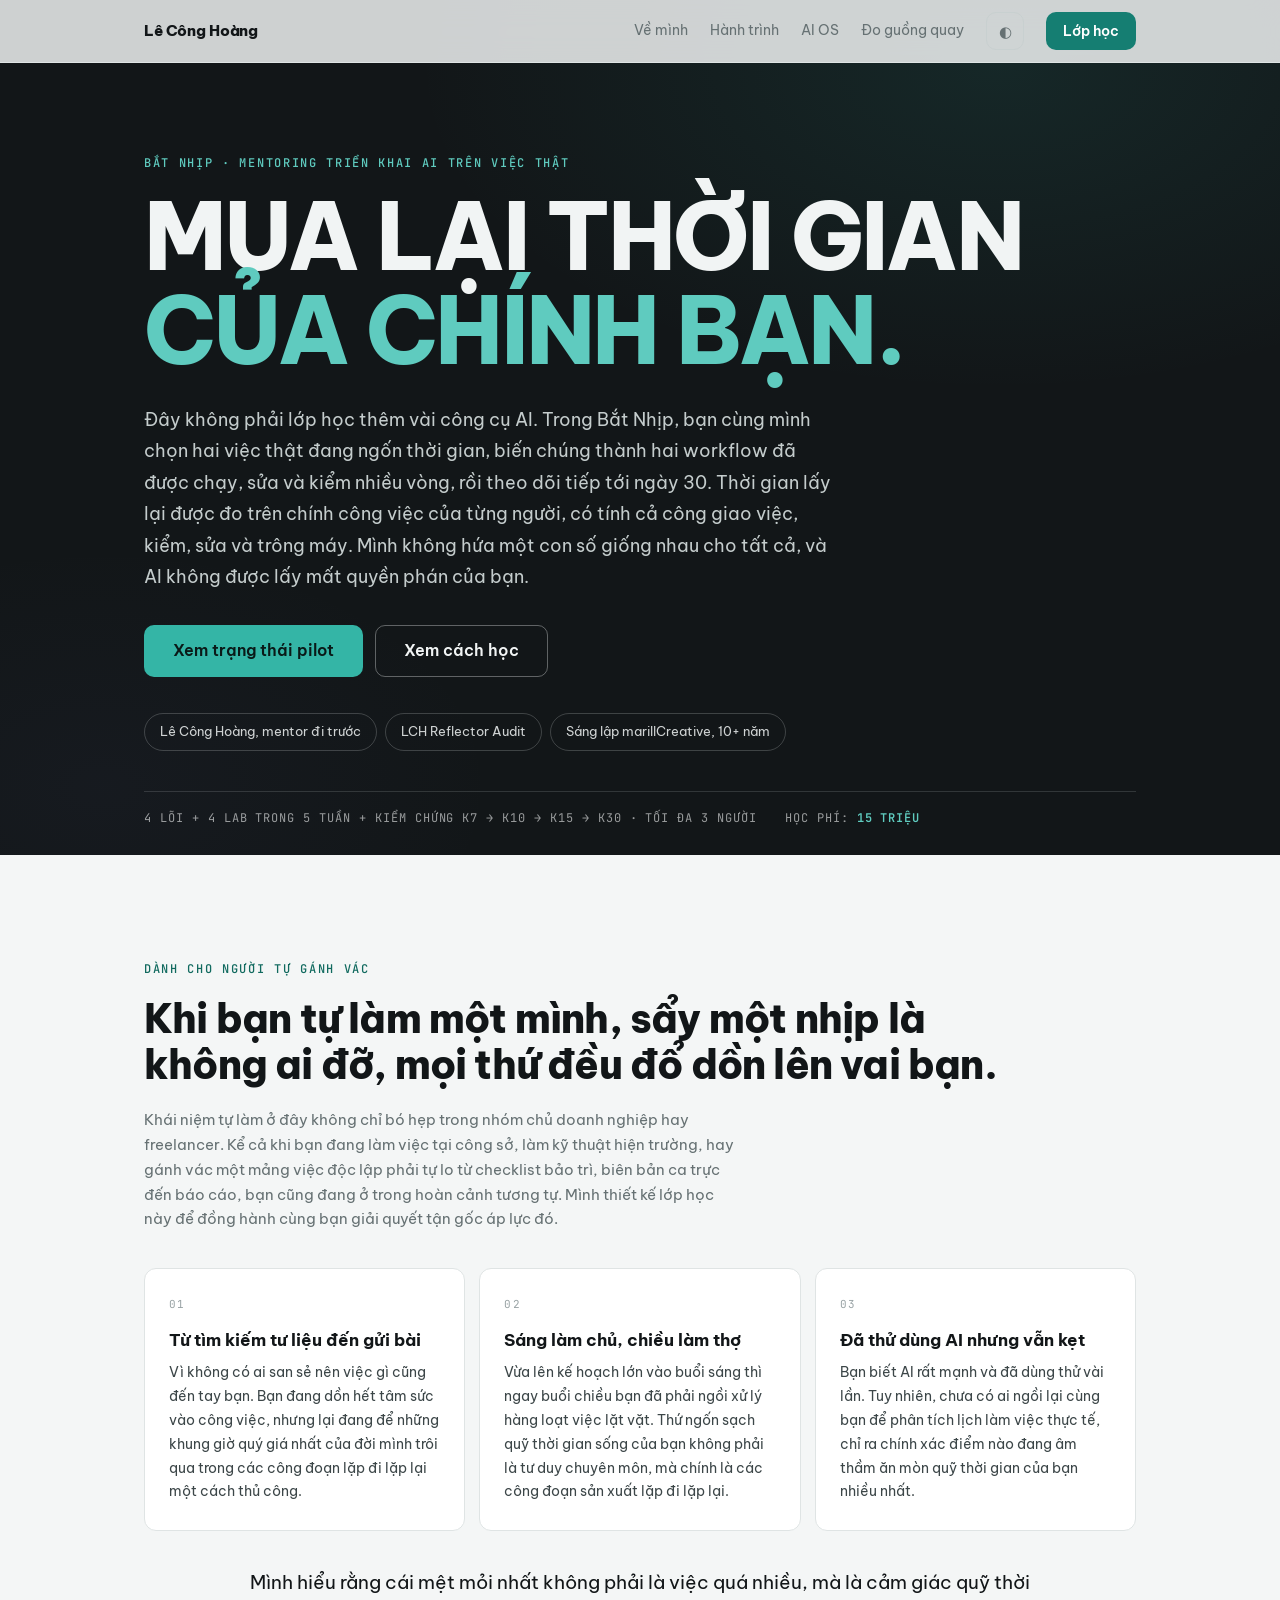
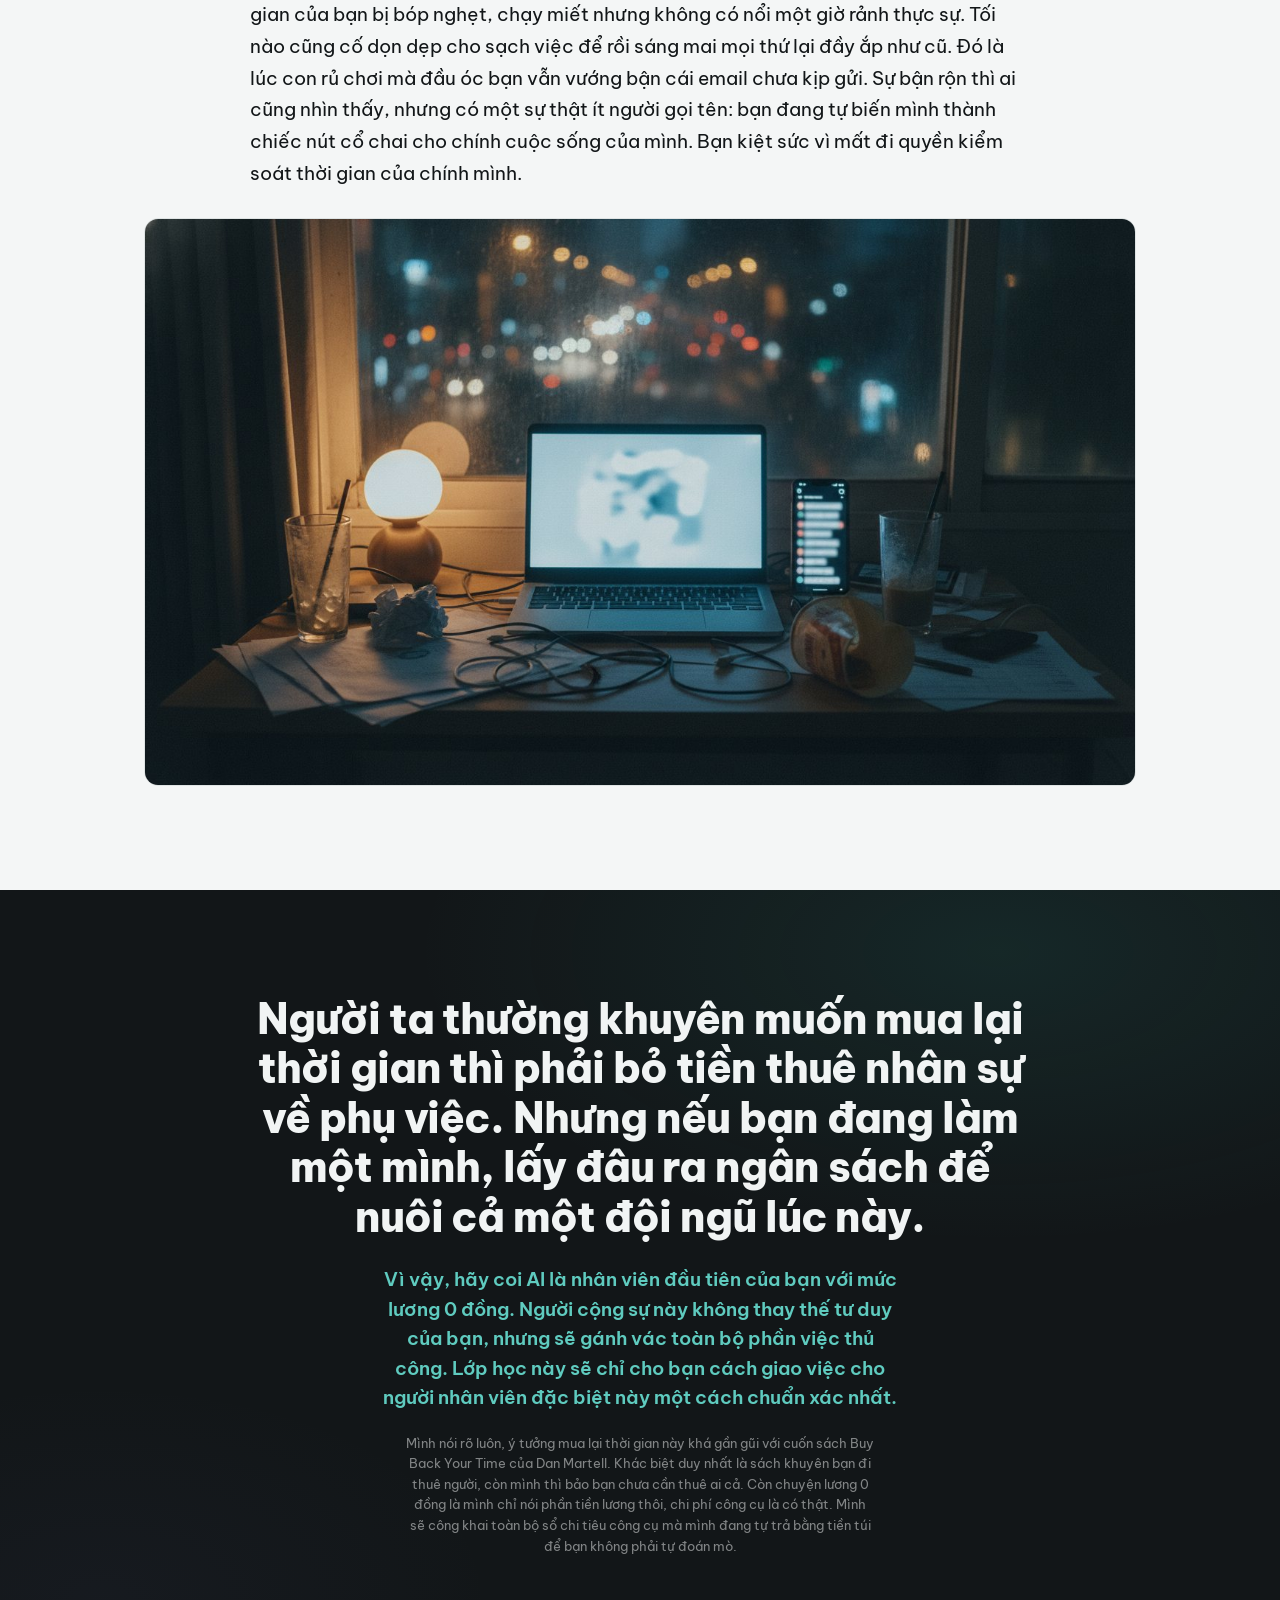
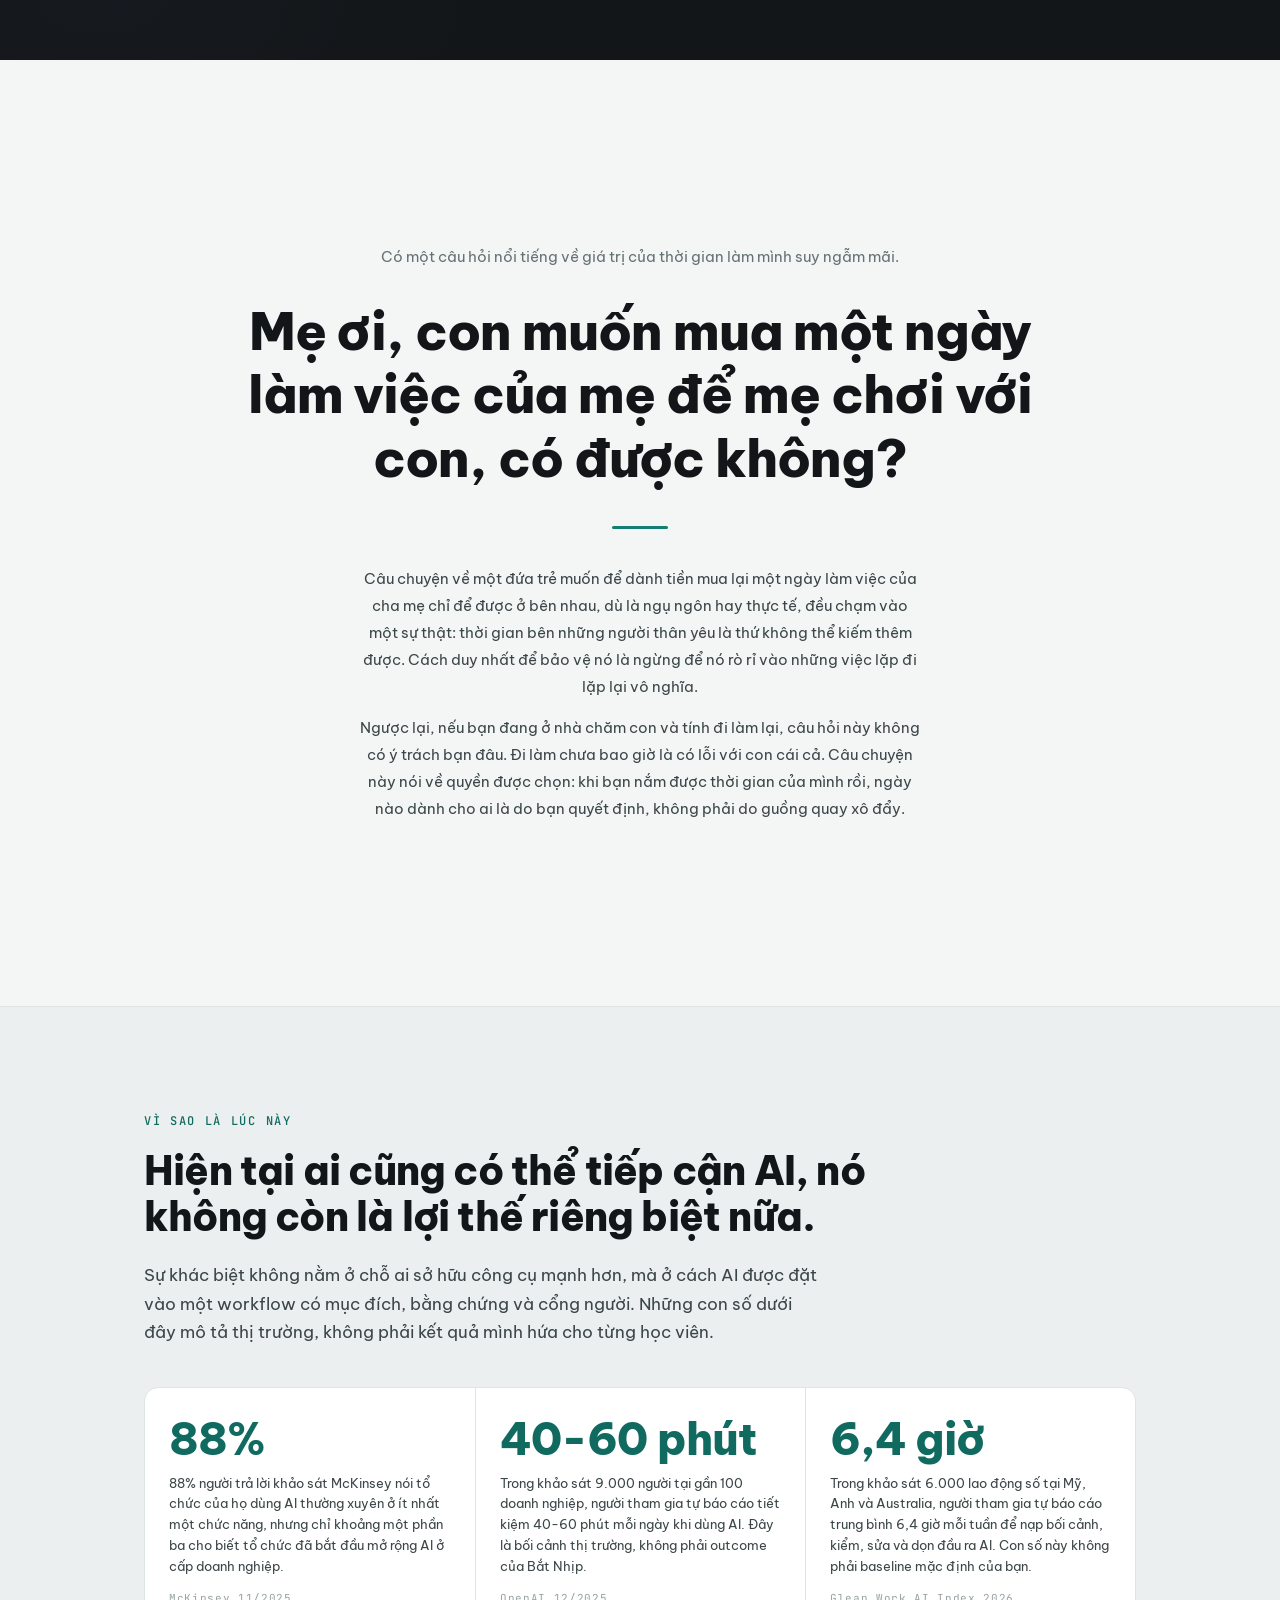
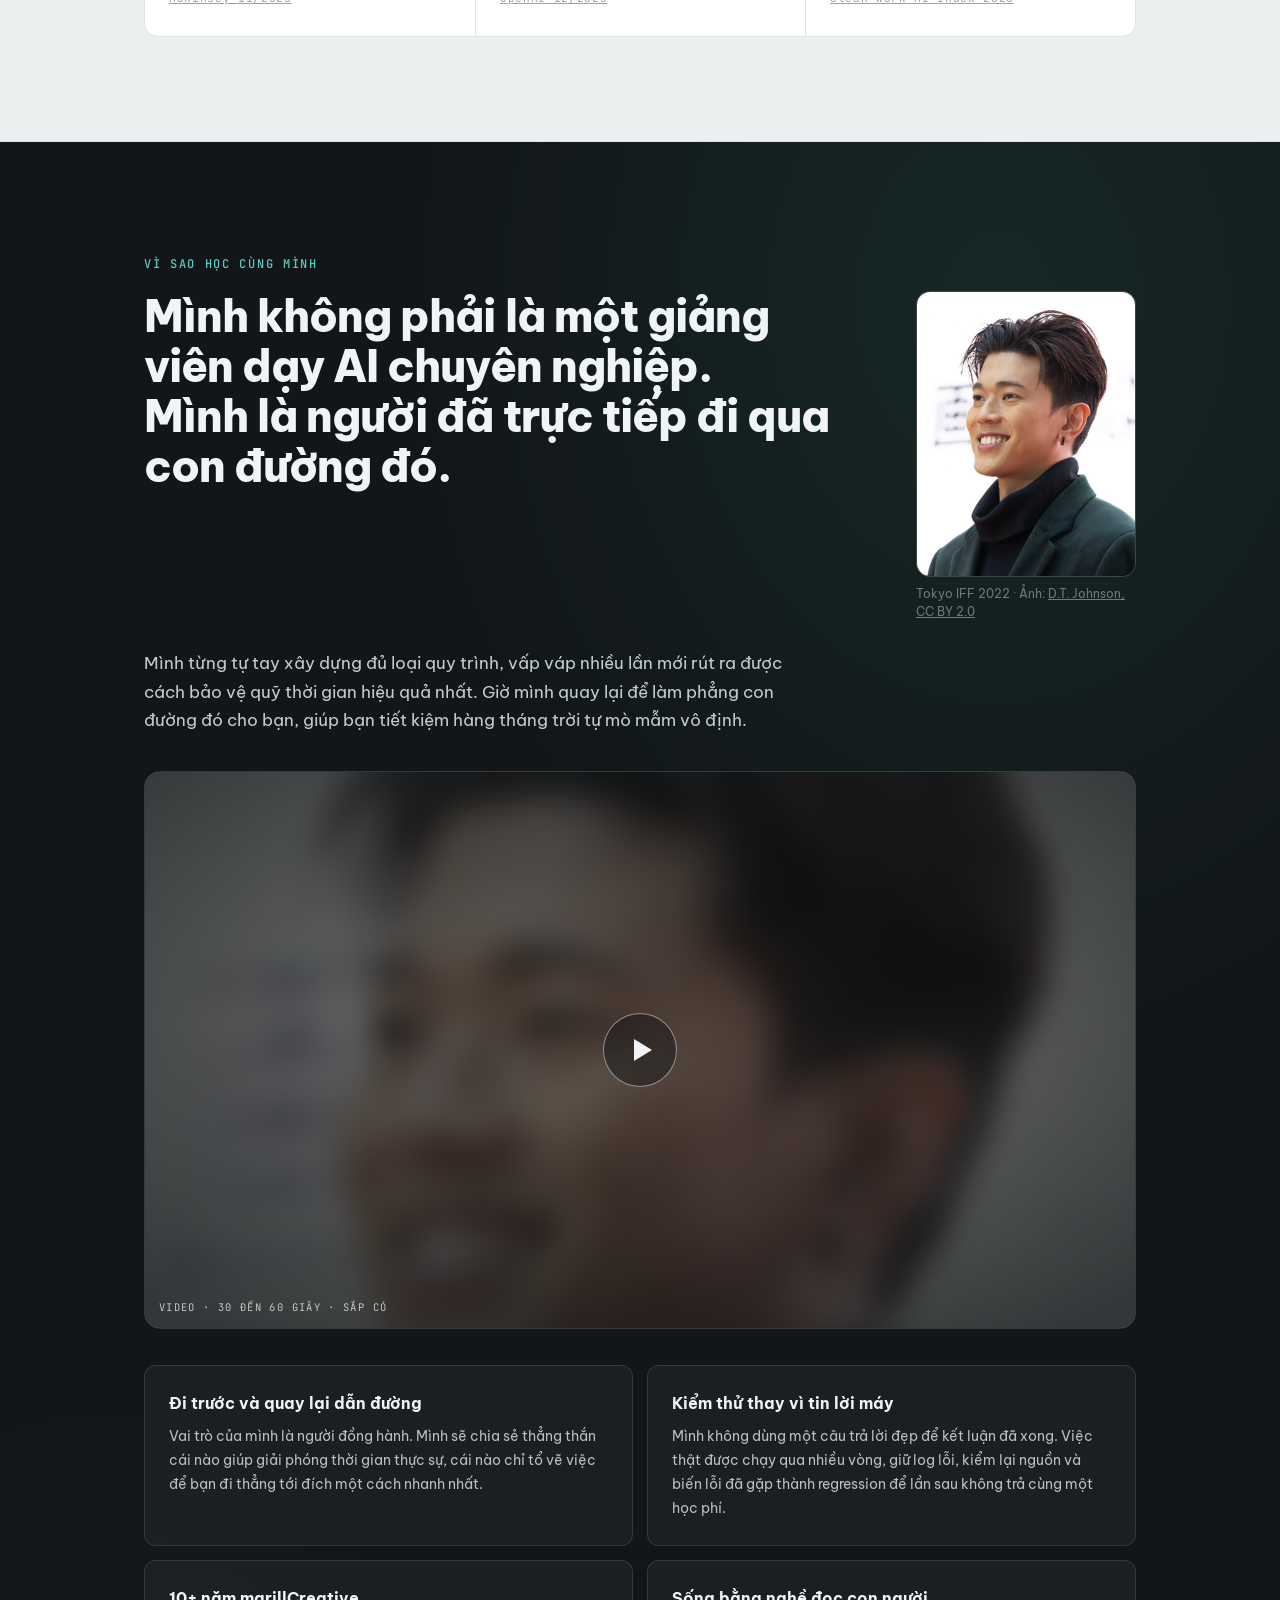
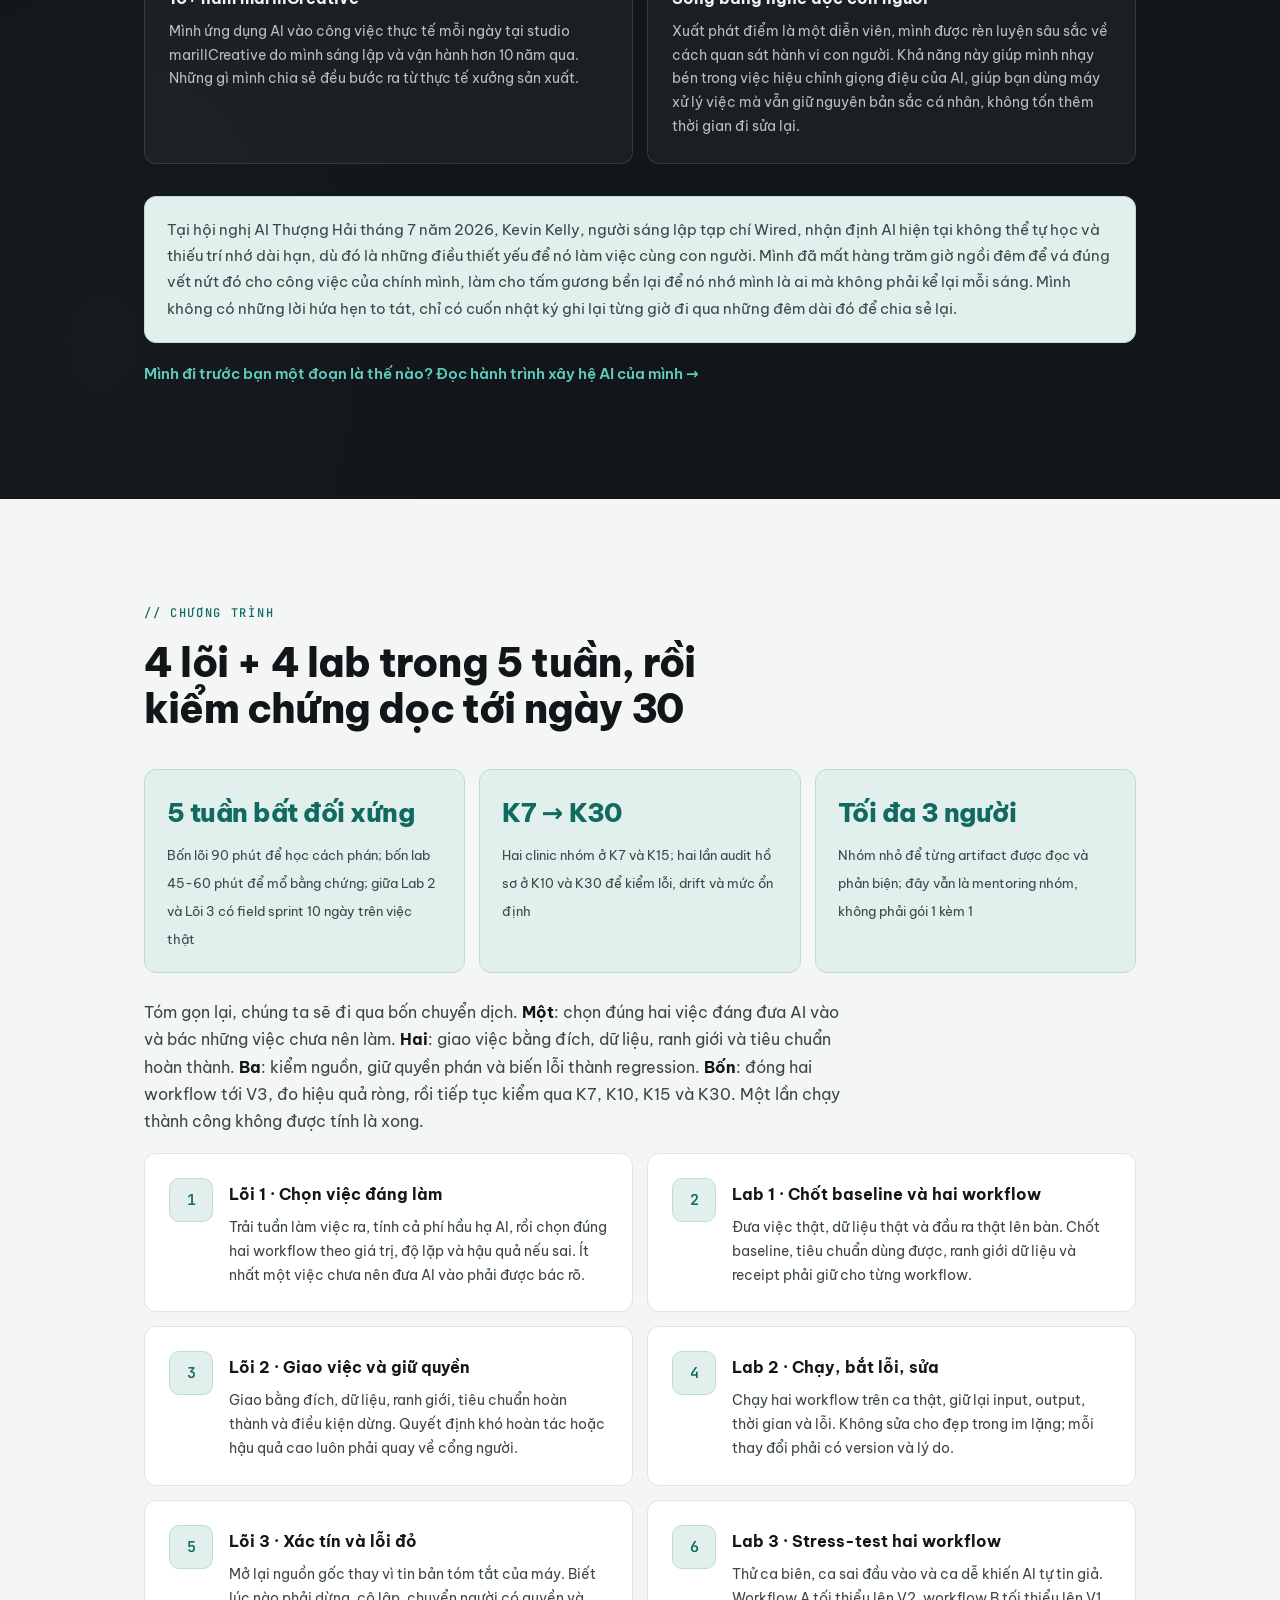
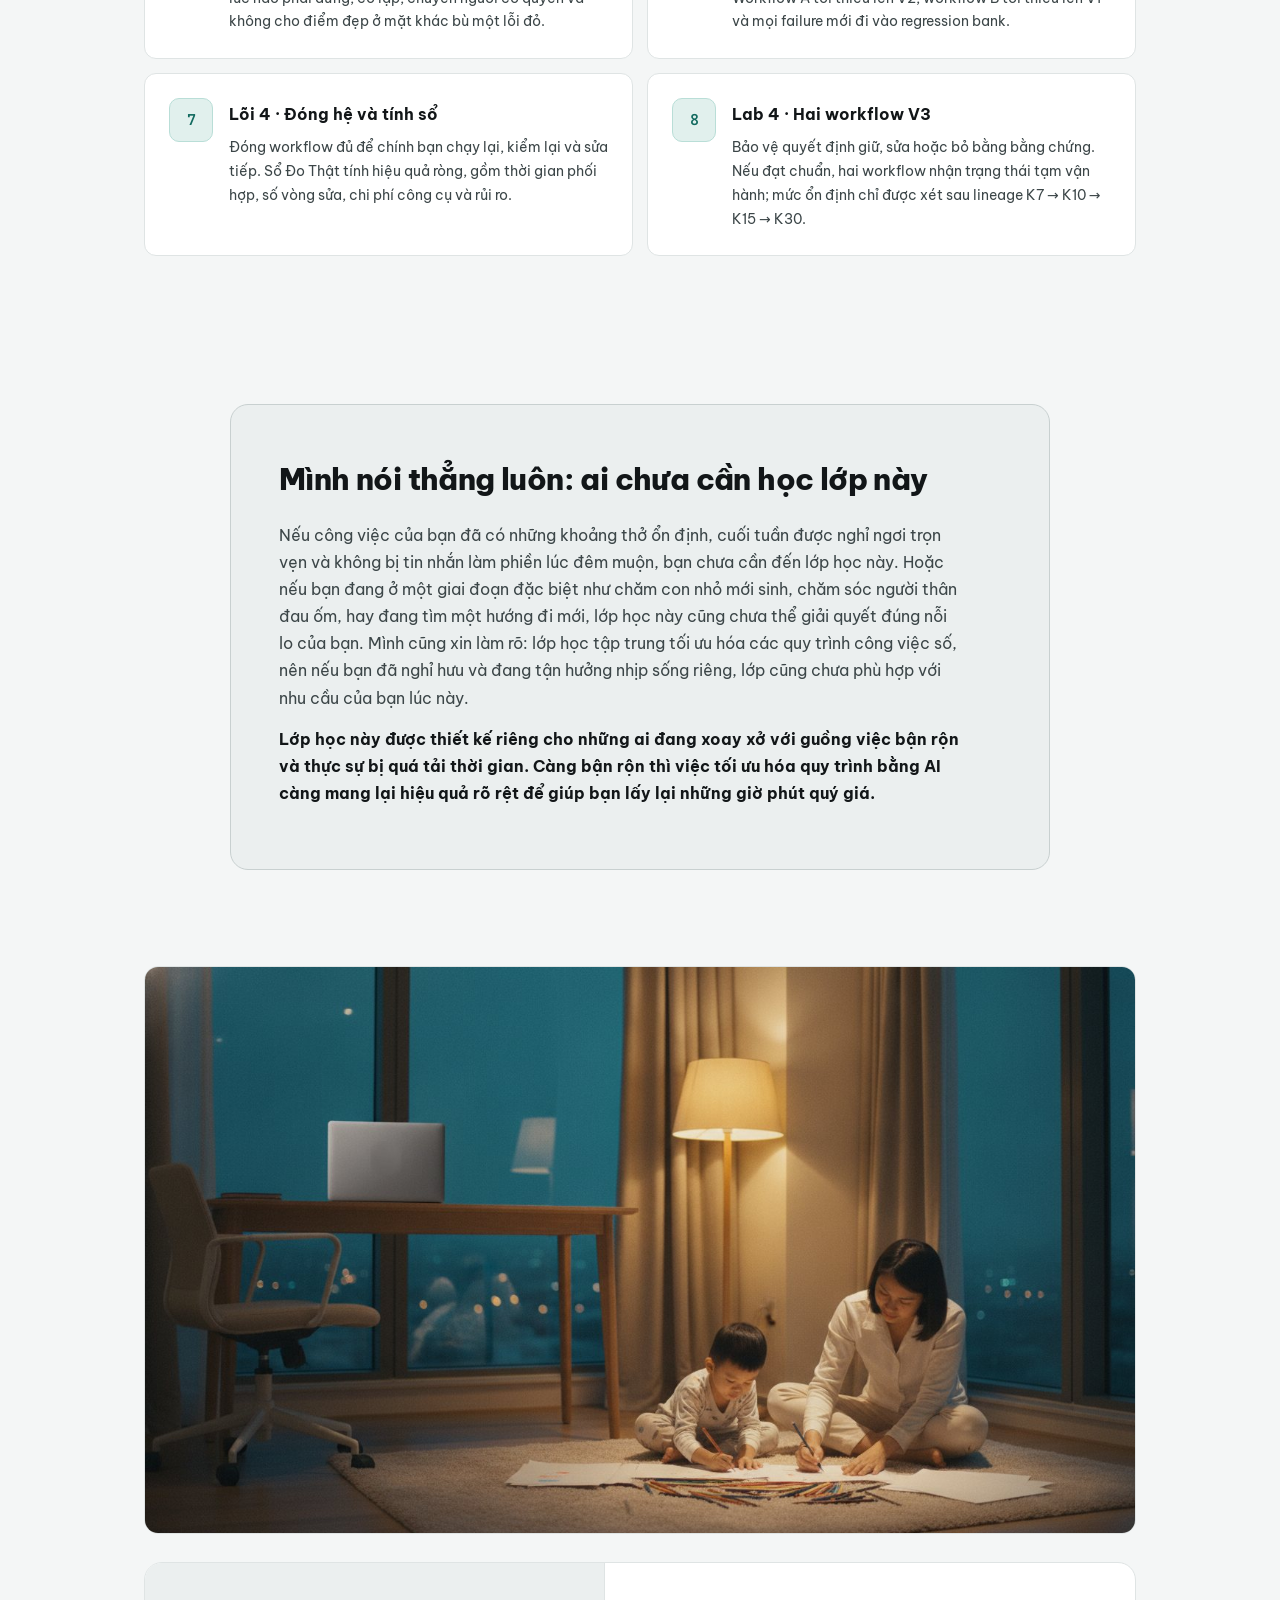
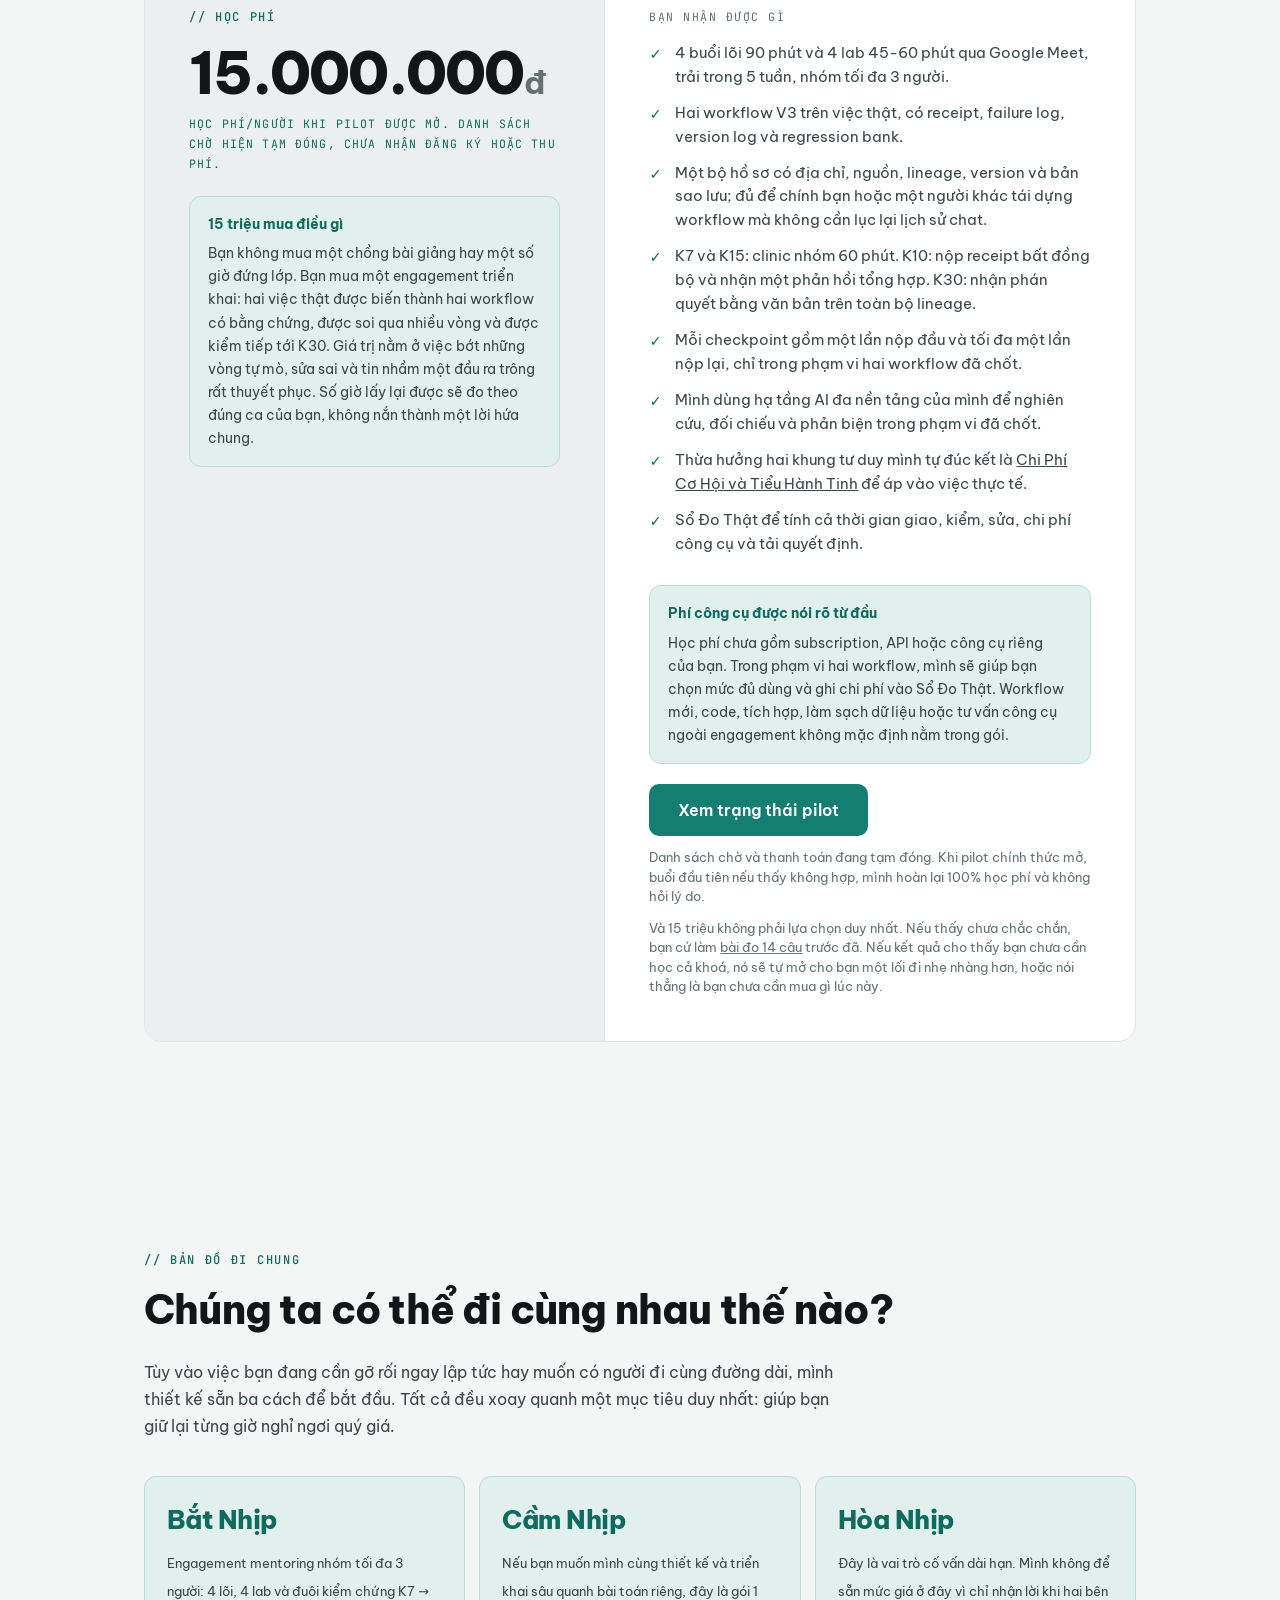
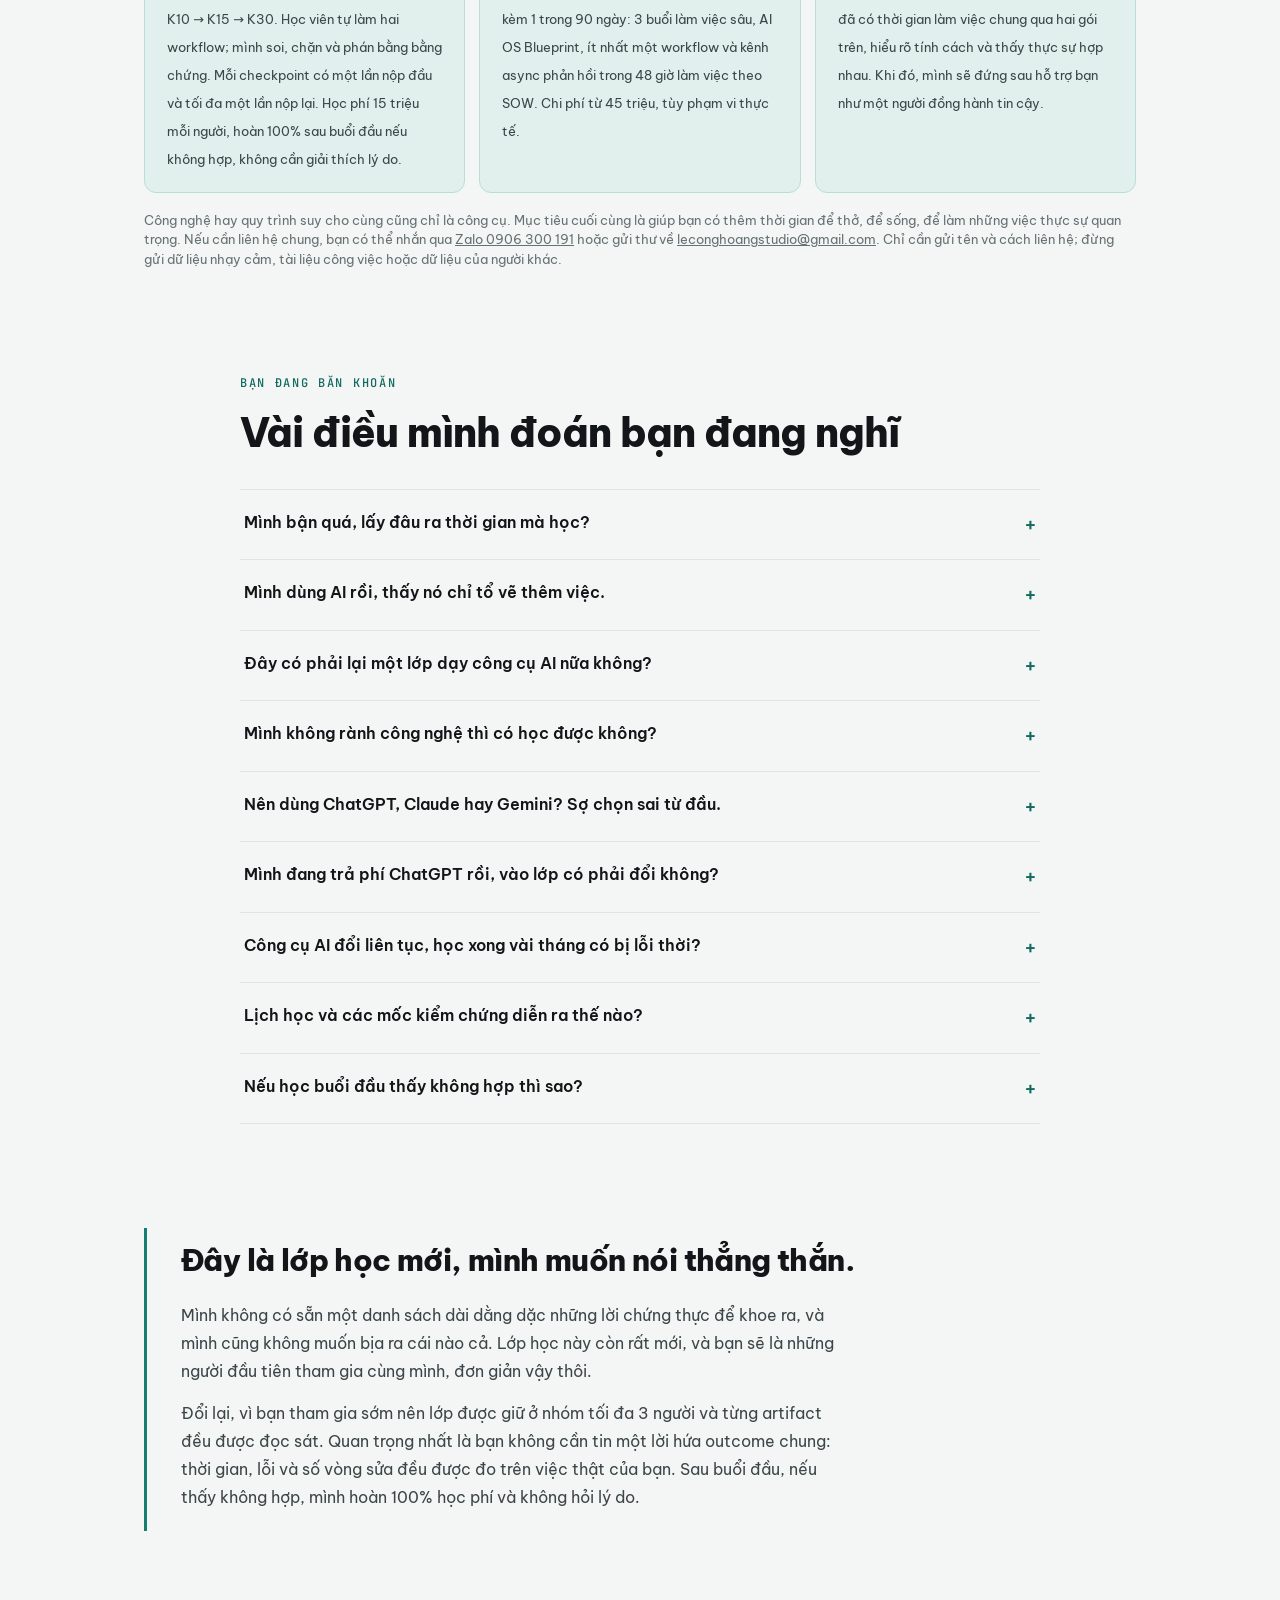
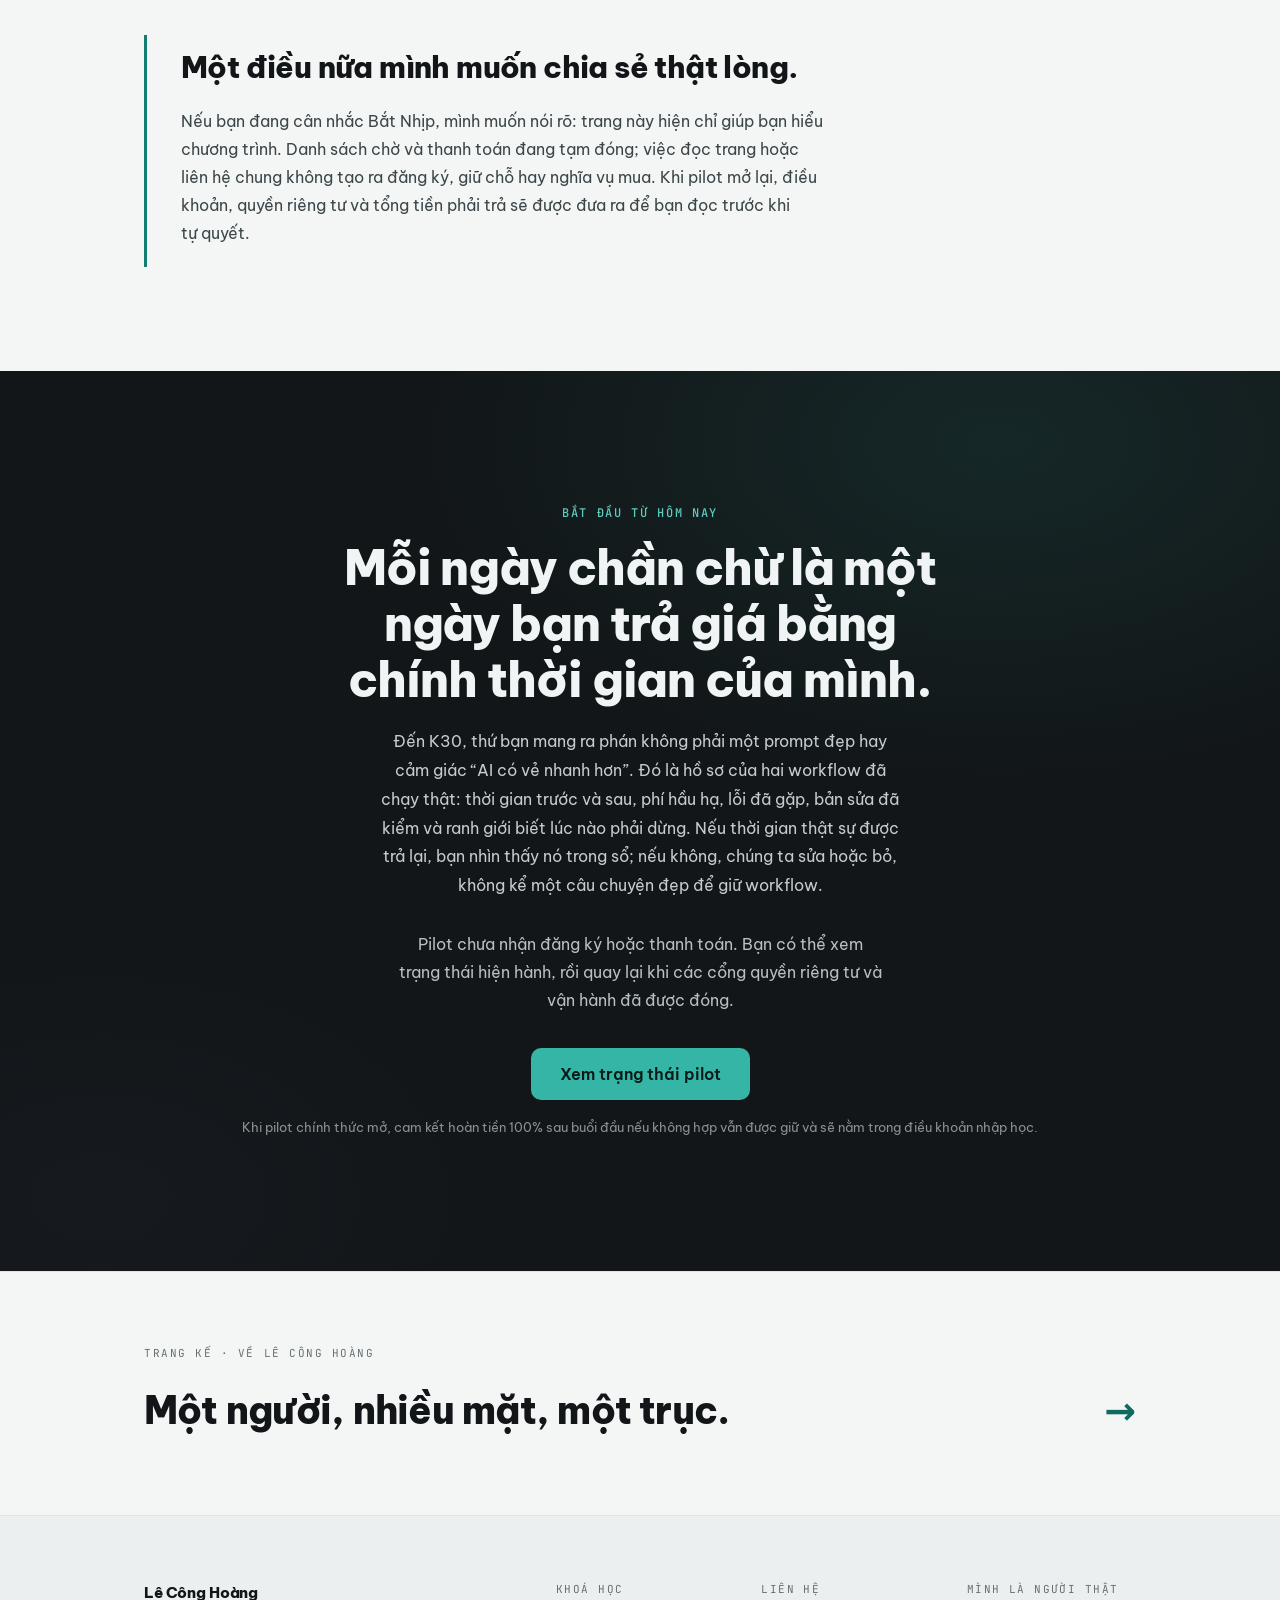
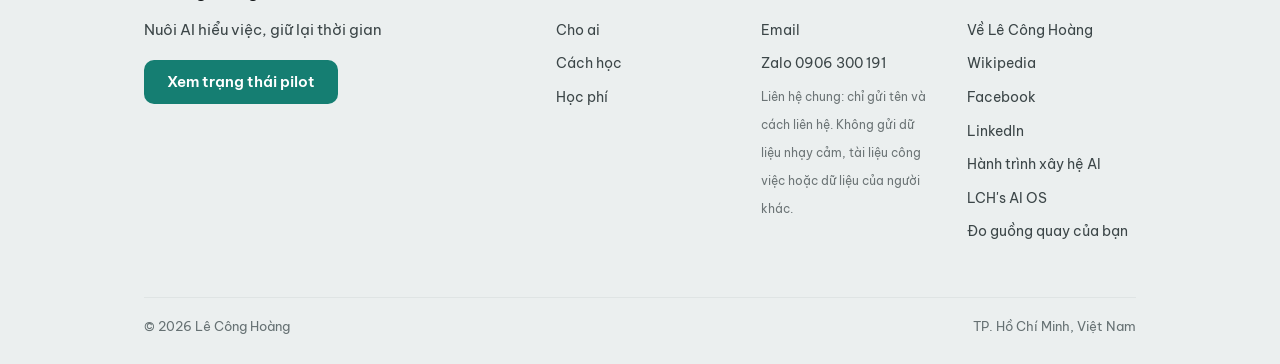
<file: index.html>
<!DOCTYPE html>
<html lang="vi" data-theme="light">
<head>
<meta charset="utf-8" />
<meta name="viewport" content="width=device-width, initial-scale=1" />
<title>Bắt Nhịp · Mua lại thời gian cùng Lê Công Hoàng</title>
<meta name="description" content="Chương trình mentoring triển khai AI trên việc thật, nhóm tối đa ba người. Hai workflow được chạy, sửa, đo và kiểm qua K7 đến K30." />
<link rel="canonical" href="https://aimentoringlch.netlify.app/" />
<meta property="og:type" content="website" />
<meta property="og:site_name" content="Lê Công Hoàng" />
<meta property="og:title" content="Bắt Nhịp · Mua lại thời gian cùng Lê Công Hoàng" />
<meta property="og:description" content="Chương trình mentoring triển khai AI trên việc thật, nhóm tối đa ba người. Hai workflow được chạy, sửa, đo và kiểm qua K7 đến K30." />
<meta property="og:image" content="https://aimentoringlch.netlify.app/assets/og-mua-lai-thoi-gian.jpg" />
<meta property="og:image:width" content="1200" />
<meta property="og:image:height" content="630" />
<meta property="og:url" content="https://aimentoringlch.netlify.app/" />
<meta name="twitter:card" content="summary_large_image" />
<meta name="twitter:title" content="Bắt Nhịp · Mua lại thời gian cùng Lê Công Hoàng" />
<meta name="twitter:description" content="Mentoring triển khai AI trên hai việc thật. Đo hiệu quả theo từng người, không hứa một con số giống nhau cho tất cả." />
<meta name="twitter:image" content="https://aimentoringlch.netlify.app/assets/og-mua-lai-thoi-gian.jpg" />
<link rel="icon" href="assets/podcast/mark.png" />
<script>try{var t=localStorage.getItem('lch-theme');if(t!=='dark'&&t!=='light')t=matchMedia('(prefers-color-scheme: dark)').matches?'dark':'light';document.documentElement.setAttribute('data-theme',t);}catch(e){}</script>
<link rel="stylesheet" href="assets/fonts/fonts.css" />
<link rel="stylesheet" href="styles.css" />
</head>
<body id="top">

<!-- NAV CHUNG -->
<nav class="nv" data-screen-label="Nav">
  <div class="nv-inner">
    <a class="nv-brand" href="index.html">Lê Công Hoàng</a>
    <div class="nv-right">
      <a href="ve-lch.html">Về mình</a>
      <a href="ai-journey.html">Hành trình</a>
      <a href="ai-os.html">AI OS</a>
      <a href="do-guong-quay/">Đo guồng quay</a>
      <button class="theme-toggle" type="button" aria-label="Đổi giao diện sáng tối"><span class="glyph moon" aria-hidden="true">◐</span><span class="glyph sun" aria-hidden="true">◑</span></button>
      <a class="btn btn-primary" href="#hoc-phi">Lớp học</a>
    </div>
  </div>
</nav>

<main>

  <!-- 1. HERO -->
  <section class="c-hero nebula" data-screen-label="Hero">
    <div class="wrap">
      <div class="eyebrow">Bắt Nhịp · Mentoring triển khai AI trên việc thật</div>
      <h1 class="c-hero-title">Mua lại thời gian<br /><span class="glow">của chính bạn.</span></h1>
      <p class="c-hero-intro">Đây không phải lớp học thêm vài công cụ AI. Trong Bắt Nhịp, bạn cùng mình chọn hai việc thật đang ngốn thời gian, biến chúng thành hai workflow đã được chạy, sửa và kiểm nhiều vòng, rồi theo dõi tiếp tới ngày 30. Thời gian lấy lại được đo trên chính công việc của từng người, có tính cả công giao việc, kiểm, sửa và trông máy. Mình không hứa một con số giống nhau cho tất cả, và AI không được lấy mất quyền phán của bạn.</p>
      <div class="c-hero-cta">
        <button class="btn btn-lg btn-on-dark-solid js-book" type="button">Xem trạng thái pilot</button>
        <a class="btn btn-lg btn-on-dark-outline" href="#cach-hoc">Xem cách học</a>
      </div>
      <div class="c-cred">
        <span>Lê Công Hoàng, mentor đi trước</span>
        <span>LCH Reflector Audit</span>
        <span>Sáng lập marillCreative, 10+ năm</span>
      </div>
      <div class="c-hero-meta">
        <span>4 lõi + 4 lab trong 5 tuần + kiểm chứng K7 → K10 → K15 → K30 · tối đa 3 người</span>
        <span>Học phí: <b>15 triệu</b></span>
      </div>
    </div>
  </section>

  <!-- 2. NỖI ĐAU -->
  <section class="c-pain" id="cho-ai" data-screen-label="Cho ai">
    <div class="wrap">
      <div class="eyebrow">Dành cho người tự gánh vác</div>
      <h2 class="section-title">Khi bạn tự làm một mình, sẩy một nhịp là không ai đỡ, mọi thứ đều đổ dồn lên vai bạn.</h2>
      <p style="margin:10px 0 30px; font-size:15px; line-height:1.65; color:var(--muted); max-width:600px;">Khái niệm tự làm ở đây không chỉ bó hẹp trong nhóm chủ doanh nghiệp hay freelancer. Kể cả khi bạn đang làm việc tại công sở, làm kỹ thuật hiện trường, hay gánh vác một mảng việc độc lập phải tự lo từ checklist bảo trì, biên bản ca trực đến báo cáo, bạn cũng đang ở trong hoàn cảnh tương tự. Mình thiết kế lớp học này để đồng hành cùng bạn giải quyết tận gốc áp lực đó.</p>
      <div class="c-pain-grid">
        <div class="c-pain-item">
          <span class="n">01</span>
          <h3>Từ tìm kiếm tư liệu đến gửi bài</h3>
          <p>Vì không có ai san sẻ nên việc gì cũng đến tay bạn. Bạn đang dồn hết tâm sức vào công việc, nhưng lại đang để những khung giờ quý giá nhất của đời mình trôi qua trong các công đoạn lặp đi lặp lại một cách thủ công.</p>
        </div>
        <div class="c-pain-item">
          <span class="n">02</span>
          <h3>Sáng làm chủ, chiều làm thợ</h3>
          <p>Vừa lên kế hoạch lớn vào buổi sáng thì ngay buổi chiều bạn đã phải ngồi xử lý hàng loạt việc lặt vặt. Thứ ngốn sạch quỹ thời gian sống của bạn không phải là tư duy chuyên môn, mà chính là các công đoạn sản xuất lặp đi lặp lại.</p>
        </div>
        <div class="c-pain-item">
          <span class="n">03</span>
          <h3>Đã thử dùng AI nhưng vẫn kẹt</h3>
          <p>Bạn biết AI rất mạnh và đã dùng thử vài lần. Tuy nhiên, chưa có ai ngồi lại cùng bạn để phân tích lịch làm việc thực tế, chỉ ra chính xác điểm nào đang âm thầm ăn mòn quỹ thời gian của bạn nhiều nhất.</p>
        </div>
      </div>
      <p class="c-pain-lede">Mình hiểu rằng cái mệt mỏi nhất không phải là việc quá nhiều, mà là cảm giác quỹ thời gian của bạn bị bóp nghẹt, chạy miết nhưng không có nổi một giờ rảnh thực sự. Tối nào cũng cố dọn dẹp cho sạch việc để rồi sáng mai mọi thứ lại đầy ắp như cũ. Đó là lúc con rủ chơi mà đầu óc bạn vẫn vướng bận cái email chưa kịp gửi. Sự bận rộn thì ai cũng nhìn thấy, nhưng có một sự thật ít người gọi tên: bạn đang tự biến mình thành chiếc nút cổ chai cho chính cuộc sống của mình. Bạn kiệt sức vì mất đi quyền kiểm soát thời gian của chính mình.</p>
      <figure class="fig r14" style="margin-top:28px;">
        <span class="fig-frame"><img src="assets/guong-quay-khuya.jpg" alt="Bàn làm việc lúc một giờ sáng: laptop còn sáng, điện thoại đầy thông báo, hai ly cà phê cạn, giấy tờ và dây sạc bừa bộn dưới ánh đèn đường Sài Gòn" loading="lazy" width="1344" height="768" /></span>
      </figure>
    </div>
  </section>

  <!-- 3. ĐÒN BẨY -->
  <section class="c-lever nebula" data-screen-label="Đòn bẩy">
    <div class="wrap c-lever-inner">
      <p class="c-lever-big">Người ta thường khuyên muốn mua lại thời gian thì phải bỏ tiền thuê nhân sự về phụ việc. Nhưng nếu bạn đang làm một mình, lấy đâu ra ngân sách để nuôi cả một đội ngũ lúc này.</p>
      <p class="c-lever-punch">Vì vậy, hãy coi AI là nhân viên đầu tiên của bạn với mức lương 0 đồng. Người cộng sự này không thay thế tư duy của bạn, nhưng sẽ gánh vác toàn bộ phần việc thủ công. Lớp học này sẽ chỉ cho bạn cách giao việc cho người nhân viên đặc biệt này một cách chuẩn xác nhất.</p>
      <p class="c-lever-src">Mình nói rõ luôn, ý tưởng mua lại thời gian này khá gần gũi với cuốn sách Buy Back Your Time của Dan Martell. Khác biệt duy nhất là sách khuyên bạn đi thuê người, còn mình thì bảo bạn chưa cần thuê ai cả. Còn chuyện lương 0 đồng là mình chỉ nói phần tiền lương thôi, chi phí công cụ là có thật. Mình sẽ công khai toàn bộ sổ chi tiêu công cụ mà mình đang tự trả bằng tiền túi để bạn không phải tự đoán mò.</p>
    </div>
  </section>

  <!-- 4. QUOTE, TRÁI TIM TRANG -->
  <section class="c-quote" data-screen-label="Quote đứa trẻ">
    <div class="wrap-mid">
      <p class="c-quote-lead">Có một câu hỏi nổi tiếng về giá trị của thời gian làm mình suy ngẫm mãi.</p>
      <blockquote class="c-quote-big">Mẹ ơi, con muốn mua một ngày làm việc của mẹ để mẹ chơi với con, có được không?</blockquote>
      <div class="c-quote-rule" aria-hidden="true"></div>
      <p class="c-quote-src">Câu chuyện về một đứa trẻ muốn để dành tiền mua lại một ngày làm việc của cha mẹ chỉ để được ở bên nhau, dù là ngụ ngôn hay thực tế, đều chạm vào một sự thật: thời gian bên những người thân yêu là thứ không thể kiếm thêm được. Cách duy nhất để bảo vệ nó là ngừng để nó rò rỉ vào những việc lặp đi lặp lại vô nghĩa.</p>
      <p class="c-quote-src" style="margin-top:14px;">Ngược lại, nếu bạn đang ở nhà chăm con và tính đi làm lại, câu hỏi này không có ý trách bạn đâu. Đi làm chưa bao giờ là có lỗi với con cái cả. Câu chuyện này nói về quyền được chọn: khi bạn nắm được thời gian của mình rồi, ngày nào dành cho ai là do bạn quyết định, không phải do guồng quay xô đẩy.</p>
    </div>
  </section>

  <!-- 5. VÌ SAO LÀ BÂY GIỜ -->
  <section class="c-whynow" data-screen-label="Vì sao bây giờ">
    <div class="wrap">
      <div class="eyebrow">Vì sao là lúc này</div>
      <h2 class="section-title">Hiện tại ai cũng có thể tiếp cận AI, nó không còn là lợi thế riêng biệt nữa.</h2>
      <p class="c-whynow-lede">Sự khác biệt không nằm ở chỗ ai sở hữu công cụ mạnh hơn, mà ở cách AI được đặt vào một workflow có mục đích, bằng chứng và cổng người. Những con số dưới đây mô tả thị trường, không phải kết quả mình hứa cho từng học viên.</p>
      <div class="c-stats">
        <div class="c-stat"><b>88%</b><span>88% người trả lời khảo sát McKinsey nói tổ chức của họ dùng AI thường xuyên ở ít nhất một chức năng, nhưng chỉ khoảng một phần ba cho biết tổ chức đã bắt đầu mở rộng AI ở cấp doanh nghiệp.</span><i><a href="https://www.mckinsey.com/capabilities/quantumblack/our-insights/the-state-of-ai" target="_blank" rel="noopener">McKinsey 11/2025</a></i></div>
        <div class="c-stat"><b>40-60 phút</b><span>Trong khảo sát 9.000 người tại gần 100 doanh nghiệp, người tham gia tự báo cáo tiết kiệm 40-60 phút mỗi ngày khi dùng AI. Đây là bối cảnh thị trường, không phải outcome của Bắt Nhịp.</span><i><a href="https://openai.com/index/the-state-of-enterprise-ai-2025-report/" target="_blank" rel="noopener">OpenAI 12/2025</a></i></div>
        <div class="c-stat"><b>6,4 giờ</b><span>Trong khảo sát 6.000 lao động số tại Mỹ, Anh và Australia, người tham gia tự báo cáo trung bình 6,4 giờ mỗi tuần để nạp bối cảnh, kiểm, sửa và dọn đầu ra AI. Con số này không phải baseline mặc định của bạn.</span><i><a href="https://www.glean.com/work-ai-institute/reports/work-ai-index" target="_blank" rel="noopener">Glean Work AI Index 2026</a></i></div>
      </div>
    </div>
  </section>

  <!-- 6. VÌ SAO HỌC TỪ MÌNH -->
  <section class="c-why nebula" data-screen-label="Vì sao học từ mình">
    <div class="wrap">
      <div class="eyebrow">Vì sao học cùng mình</div>
      <div class="c-why-head">
        <h2 class="c-why-title">Mình không phải là một giảng viên dạy AI chuyên nghiệp.<br />Mình là người đã trực tiếp đi qua con đường đó.</h2>
        <figure class="fig r14">
          <span class="fig-frame"><img src="assets/lch-tokyo-2022.jpg" alt="Lê Công Hoàng tại Liên hoan phim quốc tế Tokyo 2022" width="690" height="900" /></span>
          <figcaption>Tokyo IFF 2022 · Ảnh: <a href="https://commons.wikimedia.org/wiki/File:Le_Cong_Hoang_from_%22Glorious_Ashes%22_at_Red_Carpet_of_the_Tokyo_International_Film_Festival_2022_(52460466017)_(cropped).jpg" target="_blank" rel="noopener">D.T. Johnson, CC BY 2.0</a></figcaption>
        </figure>
      </div>
      <p class="c-why-intro">Mình từng tự tay xây dựng đủ loại quy trình, vấp váp nhiều lần mới rút ra được cách bảo vệ quỹ thời gian hiệu quả nhất. Giờ mình quay lại để làm phẳng con đường đó cho bạn, giúp bạn tiết kiệm hàng tháng trời tự mò mẫm vô định.</p>
      <div class="video-slot" role="img" aria-label="Video giới thiệu 30 đến 60 giây, sắp có">
        <span class="poster" style="background-image:url('assets/lch-tokyo-2022.jpg');"></span>
        <span class="poster-tint"></span>
        <span class="play" aria-hidden="true"></span>
        <span class="video-label">video · 30 đến 60 giây · sắp có</span>
      </div>
      <div class="c-why-grid">
        <div class="c-why-card">
          <div class="c-why-h">Đi trước và quay lại dẫn đường</div>
          <p>Vai trò của mình là người đồng hành. Mình sẽ chia sẻ thẳng thắn cái nào giúp giải phóng thời gian thực sự, cái nào chỉ tổ vẽ việc để bạn đi thẳng tới đích một cách nhanh nhất.</p>
        </div>
        <div class="c-why-card">
          <div class="c-why-h">Kiểm thử thay vì tin lời máy</div>
          <p>Mình không dùng một câu trả lời đẹp để kết luận đã xong. Việc thật được chạy qua nhiều vòng, giữ log lỗi, kiểm lại nguồn và biến lỗi đã gặp thành regression để lần sau không trả cùng một học phí.</p>
        </div>
        <div class="c-why-card">
          <div class="c-why-h">10+ năm marillCreative</div>
          <p>Mình ứng dụng AI vào công việc thực tế mỗi ngày tại studio marillCreative do mình sáng lập và vận hành hơn 10 năm qua. Những gì mình chia sẻ đều bước ra từ thực tế xưởng sản xuất.</p>
        </div>
        <div class="c-why-card">
          <div class="c-why-h">Sống bằng nghề đọc con người</div>
          <p>Xuất phát điểm là một diễn viên, mình được rèn luyện sâu sắc về cách quan sát hành vi con người. Khả năng này giúp mình nhạy bén trong việc hiệu chỉnh giọng điệu của AI, giúp bạn dùng máy xử lý việc mà vẫn giữ nguyên bản sắc cá nhân, không tốn thêm thời gian đi sửa lại.</p>
        </div>
      </div>
      <p class="c-why-note">Tại hội nghị AI Thượng Hải tháng 7 năm 2026, Kevin Kelly, người sáng lập tạp chí Wired, nhận định AI hiện tại không thể tự học và thiếu trí nhớ dài hạn, dù đó là những điều thiết yếu để nó làm việc cùng con người. Mình đã mất hàng trăm giờ ngồi đêm để vá đúng vết nứt đó cho công việc của chính mình, làm cho tấm gương bền lại để nó nhớ mình là ai mà không phải kể lại mỗi sáng. Mình không có những lời hứa hẹn to tát, chỉ có cuốn nhật ký ghi lại từng giờ đi qua những đêm dài đó để chia sẻ lại.</p>
      <p class="c-why-more"><a href="ai-journey.html">Mình đi trước bạn một đoạn là thế nào? Đọc hành trình xây hệ AI của mình →</a></p>
    </div>
  </section>

  <!-- 7. CHƯƠNG TRÌNH -->
  <section class="c-how" id="cach-hoc" data-screen-label="Chương trình">
    <div class="wrap">
      <div class="eyebrow">// Chương trình</div>
      <h2 class="section-title">4 lõi + 4 lab trong 5 tuần, rồi kiểm chứng dọc tới ngày 30</h2>
      <div class="c-how-facts">
        <div class="c-fact"><b>5 tuần bất đối xứng</b><span>Bốn lõi 90 phút để học cách phán; bốn lab 45-60 phút để mổ bằng chứng; giữa Lab 2 và Lõi 3 có field sprint 10 ngày trên việc thật</span></div>
        <div class="c-fact"><b>K7 → K30</b><span>Hai clinic nhóm ở K7 và K15; hai lần audit hồ sơ ở K10 và K30 để kiểm lỗi, drift và mức ổn định</span></div>
        <div class="c-fact"><b>Tối đa 3 người</b><span>Nhóm nhỏ để từng artifact được đọc và phản biện; đây vẫn là mentoring nhóm, không phải gói 1 kèm 1</span></div>
      </div>
      <p class="c-how-steps">Tóm gọn lại, chúng ta sẽ đi qua bốn chuyển dịch. <b>Một</b>: chọn đúng hai việc đáng đưa AI vào và bác những việc chưa nên làm. <b>Hai</b>: giao việc bằng đích, dữ liệu, ranh giới và tiêu chuẩn hoàn thành. <b>Ba</b>: kiểm nguồn, giữ quyền phán và biến lỗi thành regression. <b>Bốn</b>: đóng hai workflow tới V3, đo hiệu quả ròng, rồi tiếp tục kiểm qua K7, K10, K15 và K30. Một lần chạy thành công không được tính là xong.</p>
      <div class="c-pillars">
        <div class="c-pillar">
          <span class="c-pillar-n">1</span>
          <div><h3>Lõi 1 · Chọn việc đáng làm</h3>
          <p>Trải tuần làm việc ra, tính cả phí hầu hạ AI, rồi chọn đúng hai workflow theo giá trị, độ lặp và hậu quả nếu sai. Ít nhất một việc chưa nên đưa AI vào phải được bác rõ.</p></div>
        </div>
        <div class="c-pillar">
          <span class="c-pillar-n">2</span>
          <div><h3>Lab 1 · Chốt baseline và hai workflow</h3>
          <p>Đưa việc thật, dữ liệu thật và đầu ra thật lên bàn. Chốt baseline, tiêu chuẩn dùng được, ranh giới dữ liệu và receipt phải giữ cho từng workflow.</p></div>
        </div>
        <div class="c-pillar">
          <span class="c-pillar-n">3</span>
          <div><h3>Lõi 2 · Giao việc và giữ quyền</h3>
          <p>Giao bằng đích, dữ liệu, ranh giới, tiêu chuẩn hoàn thành và điều kiện dừng. Quyết định khó hoàn tác hoặc hậu quả cao luôn phải quay về cổng người.</p></div>
        </div>
        <div class="c-pillar">
          <span class="c-pillar-n">4</span>
          <div><h3>Lab 2 · Chạy, bắt lỗi, sửa</h3>
          <p>Chạy hai workflow trên ca thật, giữ lại input, output, thời gian và lỗi. Không sửa cho đẹp trong im lặng; mỗi thay đổi phải có version và lý do.</p></div>
        </div>
        <div class="c-pillar">
          <span class="c-pillar-n">5</span>
          <div><h3>Lõi 3 · Xác tín và lỗi đỏ</h3>
          <p>Mở lại nguồn gốc thay vì tin bản tóm tắt của máy. Biết lúc nào phải dừng, cô lập, chuyển người có quyền và không cho điểm đẹp ở mặt khác bù một lỗi đỏ.</p></div>
        </div>
        <div class="c-pillar">
          <span class="c-pillar-n">6</span>
          <div><h3>Lab 3 · Stress-test hai workflow</h3>
          <p>Thử ca biên, ca sai đầu vào và ca dễ khiến AI tự tin giả. Workflow A tối thiểu lên V2, workflow B tối thiểu lên V1 và mọi failure mới đi vào regression bank.</p></div>
        </div>
        <div class="c-pillar">
          <span class="c-pillar-n">7</span>
          <div><h3>Lõi 4 · Đóng hệ và tính sổ</h3>
          <p>Đóng workflow đủ để chính bạn chạy lại, kiểm lại và sửa tiếp. Sổ Đo Thật tính hiệu quả ròng, gồm thời gian phối hợp, số vòng sửa, chi phí công cụ và rủi ro.</p></div>
        </div>
        <div class="c-pillar">
          <span class="c-pillar-n">8</span>
          <div><h3>Lab 4 · Hai workflow V3</h3>
          <p>Bảo vệ quyết định giữ, sửa hoặc bỏ bằng bằng chứng. Nếu đạt chuẩn, hai workflow nhận trạng thái tạm vận hành; mức ổn định chỉ được xét sau lineage K7 → K10 → K15 → K30.</p></div>
        </div>
      </div>
    </div>
  </section>

  <!-- 8. LỌC NGƯỢC -->
  <section class="c-filter" data-screen-label="Lọc ngược">
    <div class="wrap">
      <div class="c-filter-box">
        <h2 class="c-filter-title">Mình nói thẳng luôn: ai chưa cần học lớp này</h2>
        <p>Nếu công việc của bạn đã có những khoảng thở ổn định, cuối tuần được nghỉ ngơi trọn vẹn và không bị tin nhắn làm phiền lúc đêm muộn, bạn chưa cần đến lớp học này. Hoặc nếu bạn đang ở một giai đoạn đặc biệt như chăm con nhỏ mới sinh, chăm sóc người thân đau ốm, hay đang tìm một hướng đi mới, lớp học này cũng chưa thể giải quyết đúng nỗi lo của bạn. Mình cũng xin làm rõ: lớp học tập trung tối ưu hóa các quy trình công việc số, nên nếu bạn đã nghỉ hưu và đang tận hưởng nhịp sống riêng, lớp cũng chưa phù hợp với nhu cầu của bạn lúc này.</p>
        <p class="c-filter-strong">Lớp học này được thiết kế riêng cho những ai đang xoay xở với guồng việc bận rộn và thực sự bị quá tải thời gian. Càng bận rộn thì việc tối ưu hóa quy trình bằng AI càng mang lại hiệu quả rõ rệt để giúp bạn lấy lại những giờ phút quý giá.</p>
      </div>
    </div>
  </section>

  <!-- 9. HỌC PHÍ -->
  <section class="c-price" id="hoc-phi" data-screen-label="Học phí">
    <div class="wrap">
      <figure class="fig r14" style="margin-bottom:28px;">
        <span class="fig-frame"><img src="assets/mua-lai-buoi-toi.jpg" alt="Căn hộ lúc sập tối: mẹ ngồi vẽ cùng con trên sàn dưới ánh đèn ấm, chiếc laptop đã gập nằm lại trên bàn làm việc phía sau" loading="lazy" width="1344" height="768" /></span>
      </figure>
      <div class="c-price-card">
        <div class="c-price-left">
          <div class="eyebrow">// Học phí</div>
          <div class="c-price-num">15.000.000<span>đ</span></div>
          <div class="c-price-cohort">Học phí/người khi pilot được mở. Danh sách chờ hiện tạm đóng, chưa nhận đăng ký hoặc thu phí.</div>
          <div class="c-note-box">
            <b>15 triệu mua điều gì</b>
Bạn không mua một chồng bài giảng hay một số giờ đứng lớp. Bạn mua một engagement triển khai: hai việc thật được biến thành hai workflow có bằng chứng, được soi qua nhiều vòng và được kiểm tiếp tới K30. Giá trị nằm ở việc bớt những vòng tự mò, sửa sai và tin nhầm một đầu ra trông rất thuyết phục. Số giờ lấy lại được sẽ đo theo đúng ca của bạn, không nắn thành một lời hứa chung.
          </div>
        </div>
        <div class="c-price-right">
          <div class="c-price-inc-h">Bạn nhận được gì</div>
          <ul class="c-price-inc">
            <li>4 buổi lõi 90 phút và 4 lab 45-60 phút qua Google Meet, trải trong 5 tuần, nhóm tối đa 3 người.</li>
            <li>Hai workflow V3 trên việc thật, có receipt, failure log, version log và regression bank.</li>
            <li>Một bộ hồ sơ có địa chỉ, nguồn, lineage, version và bản sao lưu; đủ để chính bạn hoặc một người khác tái dựng workflow mà không cần lục lại lịch sử chat.</li>
            <li>K7 và K15: clinic nhóm 60 phút. K10: nộp receipt bất đồng bộ và nhận một phản hồi tổng hợp. K30: nhận phán quyết bằng văn bản trên toàn bộ lineage.</li>
            <li>Mỗi checkpoint gồm một lần nộp đầu và tối đa một lần nộp lại, chỉ trong phạm vi hai workflow đã chốt.</li>
            <li>Mình dùng hạ tầng AI đa nền tảng của mình để nghiên cứu, đối chiếu và phản biện trong phạm vi đã chốt.</li>
            <li>Thừa hưởng hai khung tư duy mình tự đúc kết là <a href="https://chiphicohoi.com/" target="_blank" rel="noopener" style="color:inherit;">Chi Phí Cơ Hội và Tiểu Hành Tinh</a> để áp vào việc thực tế.</li>
            <li>Sổ Đo Thật để tính cả thời gian giao, kiểm, sửa, chi phí công cụ và tải quyết định.</li>
          </ul>
          <div class="c-note-box" style="margin:18px 0 20px;">
            <b>Phí công cụ được nói rõ từ đầu</b>
Học phí chưa gồm subscription, API hoặc công cụ riêng của bạn. Trong phạm vi hai workflow, mình sẽ giúp bạn chọn mức đủ dùng và ghi chi phí vào Sổ Đo Thật. Workflow mới, code, tích hợp, làm sạch dữ liệu hoặc tư vấn công cụ ngoài engagement không mặc định nằm trong gói.
          </div>
          <button class="btn btn-primary btn-lg js-book" type="button">Xem trạng thái pilot</button>
          <p class="c-price-fine">Danh sách chờ và thanh toán đang tạm đóng. Khi pilot chính thức mở, buổi đầu tiên nếu thấy không hợp, mình hoàn lại 100% học phí và không hỏi lý do.</p>
          <p class="c-price-fine">Và 15 triệu không phải lựa chọn duy nhất. Nếu thấy chưa chắc chắn, bạn cứ làm <a href="do-guong-quay/" style="color:inherit;">bài đo 14 câu</a> trước đã. Nếu kết quả cho thấy bạn chưa cần học cả khoá, nó sẽ tự mở cho bạn một lối đi nhẹ nhàng hơn, hoặc nói thẳng là bạn chưa cần mua gì lúc này.</p>
        </div>
      </div>
    </div>
  </section>

  <!-- 9b. HỆ AI HỢP NHỊP -->
  <section class="c-how" id="he-hop-nhip" data-screen-label="Hệ AI Hợp Nhịp">
    <div class="wrap">
      <div class="eyebrow">// Bản đồ đi chung</div>
      <h2 class="section-title">Chúng ta có thể đi cùng nhau thế nào?</h2>
      <p class="c-how-steps">Tùy vào việc bạn đang cần gỡ rối ngay lập tức hay muốn có người đi cùng đường dài, mình thiết kế sẵn ba cách để bắt đầu. Tất cả đều xoay quanh một mục tiêu duy nhất: giúp bạn giữ lại từng giờ nghỉ ngơi quý giá.</p>
      <div class="c-how-facts">
        <div class="c-fact"><b>Bắt Nhịp</b><span>Engagement mentoring nhóm tối đa 3 người: 4 lõi, 4 lab và đuôi kiểm chứng K7 → K10 → K15 → K30. Học viên tự làm hai workflow; mình soi, chặn và phán bằng bằng chứng. Mỗi checkpoint có một lần nộp đầu và tối đa một lần nộp lại. Học phí 15 triệu mỗi người, hoàn 100% sau buổi đầu nếu không hợp, không cần giải thích lý do.</span></div>
        <div class="c-fact"><b>Cầm Nhịp</b><span>Nếu bạn muốn mình cùng thiết kế và triển khai sâu quanh bài toán riêng, đây là gói 1 kèm 1 trong 90 ngày: 3 buổi làm việc sâu, AI OS Blueprint, ít nhất một workflow và kênh async phản hồi trong 48 giờ làm việc theo SOW. Chi phí từ 45 triệu, tùy phạm vi thực tế.</span></div>
        <div class="c-fact"><b>Hòa Nhịp</b><span>Đây là vai trò cố vấn dài hạn. Mình không để sẵn mức giá ở đây vì chỉ nhận lời khi hai bên đã có thời gian làm việc chung qua hai gói trên, hiểu rõ tính cách và thấy thực sự hợp nhau. Khi đó, mình sẽ đứng sau hỗ trợ bạn như một người đồng hành tin cậy.</span></div>
      </div>
      <p class="c-price-fine">Công nghệ hay quy trình suy cho cùng cũng chỉ là công cụ. Mục tiêu cuối cùng là giúp bạn có thêm thời gian để thở, để sống, để làm những việc thực sự quan trọng. Nếu cần liên hệ chung, bạn có thể nhắn qua <a href="https://zalo.me/0906300191" target="_blank" rel="noopener" style="color:inherit;">Zalo 0906 300 191</a> hoặc gửi thư về <a href="mailto:leconghoangstudio@gmail.com" style="color:inherit;">leconghoangstudio@gmail.com</a>. Chỉ cần gửi tên và cách liên hệ; đừng gửi dữ liệu nhạy cảm, tài liệu công việc hoặc dữ liệu của người khác.</p>
    </div>
  </section>

  <!-- 10. FAQ -->
  <section class="c-faq" data-screen-label="FAQ">
    <div class="wrap-mid">
      <div class="eyebrow">Bạn đang băn khoăn</div>
      <h2 class="section-title">Vài điều mình đoán bạn đang nghĩ</h2>
      <div class="c-faq-list">
        <details class="c-faq-item"><summary>Mình bận quá, lấy đâu ra thời gian mà học?</summary><p>Các lượt chạy thật diễn ra ngay trên công việc bạn vốn phải làm, không phải bài tập giả để ôm thêm. Buổi lõi dùng để học cách phán; lab dùng để mổ receipt, lỗi và bản sửa, không ngồi chờ máy chạy. Mình vẫn nói thẳng: triển khai tử tế cần thời gian ban đầu, và chỉ đáng giữ nếu Sổ Đo Thật cho thấy hiệu quả ròng dương trên chính việc của bạn.</p></details>
        <details class="c-faq-item"><summary>Mình dùng AI rồi, thấy nó chỉ tổ vẽ thêm việc.</summary><p>Bạn không phải người duy nhất gặp chuyện đó. Trong <a href="https://www.glean.com/work-ai-institute/reports/work-ai-index" target="_blank" rel="noopener" style="color:inherit;">Glean Work AI Index 2026</a>, 6.000 lao động số tại Mỹ, Anh và Australia tự báo cáo trung bình 6,4 giờ mỗi tuần cho việc nạp bối cảnh, kiểm, sửa và dọn đầu ra AI. Đó là tín hiệu về một nỗi đau, không phải baseline mặc định của bạn. Vì thế Bắt Nhịp đo cả phí hầu hạ AI, không chỉ đo thời gian máy chạy.</p></details>
        <details class="c-faq-item"><summary>Đây có phải lại một lớp dạy công cụ AI nữa không?</summary><p>Không phải đâu. Đây không phải lớp dạy công cụ AI. AI chỉ là phương tiện, thứ bạn mua thực chất là thời gian của chính mình. Mình là người đã đi qua con đường gập ghềnh đó rồi quay lại rút ngắn nó cho bạn, chứ không phải một giáo viên dạy phần mềm.</p></details>
        <details class="c-faq-item"><summary>Mình không rành công nghệ thì có học được không?</summary><p>Lớp này xoay quanh chuyện quản lý thời gian và đưa ra quyết định chứ không đi vào kỹ thuật khô khan. Bạn không cần giỏi công nghệ, bạn chỉ cần biết cách nhắm nó vào đúng những giờ đồng hồ đang bị mất. Việc dẫn dắt đó là của mình, mình đã đi trước và sẽ làm phẳng đường cho bạn đi.</p></details>
        <details class="c-faq-item"><summary>Nên dùng ChatGPT, Claude hay Gemini? Sợ chọn sai từ đầu.</summary><p>Công cụ chỉ được chọn sau khi hai workflow đã rõ đích, dữ liệu, rủi ro và tiêu chuẩn hoàn thành. Trong engagement, mình sẽ cùng bạn chọn mức đủ dùng cho đúng hai workflow đó và ghi cả phí vào Sổ Đo Thật. Mình không hứa tư vấn công cụ không giới hạn cho mọi nhu cầu về sau.</p></details>
        <details class="c-faq-item"><summary>Mình đang trả phí ChatGPT rồi, vào lớp có phải đổi không?</summary><p>Không cần đâu bạn. Bạn quen tay con nào thì mình sẽ dựng quy trình trên đúng con đó, dù là ChatGPT, Claude hay Google AI Pro. Cái bạn mang về là tư duy nhắm việc để giải phóng thời gian, nó chạy được trên mọi công cụ. Đổi tới đổi lui mới là tốn thời gian, mà mục tiêu của mình là đi mua lại thời gian cho bạn mà.</p></details>
        <details class="c-faq-item"><summary>Công cụ AI đổi liên tục, học xong vài tháng có bị lỗi thời?</summary><p>Nếu lớp này dạy bạn mấy cái mẹo bấm nút thì đúng là vài tháng sẽ lỗi thời thật. Nhưng thứ được giữ không chỉ là cách chẩn đoán chỗ mất thời gian và cách giao việc cho máy. Hai workflow còn được đóng thành bộ hồ sơ có thể tìm lại, kiểm lại, sao lưu và đọc ngoài công cụ gốc. Công cụ đổi thì bạn thay công cụ; đích, dữ liệu, ranh giới, bằng chứng và lịch sử sửa vẫn còn để tái dựng, không phải làm lại từ đầu.</p></details>
        <details class="c-faq-item"><summary>Lịch học và các mốc kiểm chứng diễn ra thế nào?</summary><p>Chúng ta học online qua Google Meet, gồm 4 buổi lõi 90 phút và 4 lab 45-60 phút trải trong 5 tuần. Mỗi tuần tối đa một buổi lõi bắt buộc; lab có thể chuyển async khi bạn nộp artifact và log thật. Giữa Lab 2 và Lõi 3 có field sprint 10 ngày, không thêm bài học mới. Sau Lab 4 là clinic nhóm ở K7 và K15, audit hồ sơ ở K10 và K30. Khung giờ cụ thể được chốt cùng nhóm trước khi bắt đầu. Cách xử lý vắng buổi, ghi hình và dữ liệu lớp sẽ được nói rõ trong điều khoản nhập học, không tự động ghi hình khi chưa có consent.</p></details>
        <details class="c-faq-item"><summary>Nếu học buổi đầu thấy không hợp thì sao?</summary><p>Thì mình hoàn lại 100% học phí và không hỏi thêm lý do gì cả. Mình không muốn giữ ai lại chỉ vì cái khoản phí họ đã đóng. Buổi đầu tiên là để bạn kiểm chứng xem mình có đúng là người bạn cần học hay không. Nếu không thấy hợp thì thôi, không có gì ràng buộc nhau cả.</p></details>
      </div>
    </div>
  </section>

  <!-- 11. LỚP MỚI, NÓI THẲNG -->
  <section class="c-pilot" data-screen-label="Lớp mới nói thẳng">
    <div class="wrap">
      <div class="c-pilot-box">
        <h2>Đây là lớp học mới, mình muốn nói thẳng thắn.</h2>
        <p>Mình không có sẵn một danh sách dài dằng dặc những lời chứng thực để khoe ra, và mình cũng không muốn bịa ra cái nào cả. Lớp học này còn rất mới, và bạn sẽ là những người đầu tiên tham gia cùng mình, đơn giản vậy thôi.</p>
        <p>Đổi lại, vì bạn tham gia sớm nên lớp được giữ ở nhóm tối đa 3 người và từng artifact đều được đọc sát. Quan trọng nhất là bạn không cần tin một lời hứa outcome chung: thời gian, lỗi và số vòng sửa đều được đo trên việc thật của bạn. Sau buổi đầu, nếu thấy không hợp, mình hoàn 100% học phí và không hỏi lý do.</p>
      </div>
    </div>
  </section>

  <!-- 11b. LỜI THẬT TRƯỚC GIỮ CHỖ -->
  <section class="c-pilot" data-screen-label="Loi that truoc giu cho">
    <div class="wrap">
      <div class="c-pilot-box">
        <h2>Một điều nữa mình muốn chia sẻ thật lòng.</h2>
        <p>Nếu bạn đang cân nhắc Bắt Nhịp, mình muốn nói rõ: trang này hiện chỉ giúp bạn hiểu chương trình. Danh sách chờ và thanh toán đang tạm đóng; việc đọc trang hoặc liên hệ chung không tạo ra đăng ký, giữ chỗ hay nghĩa vụ mua. Khi pilot mở lại, điều khoản, quyền riêng tư và tổng tiền phải trả sẽ được đưa ra để bạn đọc trước khi tự quyết.</p>
      </div>
    </div>
  </section>

  <!-- 12. CTA CUỐI -->
  <section class="c-final nebula" data-screen-label="CTA cuối">
    <div class="wrap">
      <div class="eyebrow" style="text-align:center;">Bắt đầu từ hôm nay</div>
      <h2 class="c-final-title">Mỗi ngày chần chừ là một ngày bạn trả giá bằng chính thời gian của mình.</h2>
      <p class="c-final-scene">Đến K30, thứ bạn mang ra phán không phải một prompt đẹp hay cảm giác “AI có vẻ nhanh hơn”. Đó là hồ sơ của hai workflow đã chạy thật: thời gian trước và sau, phí hầu hạ, lỗi đã gặp, bản sửa đã kiểm và ranh giới biết lúc nào phải dừng. Nếu thời gian thật sự được trả lại, bạn nhìn thấy nó trong sổ; nếu không, chúng ta sửa hoặc bỏ, không kể một câu chuyện đẹp để giữ workflow.</p>
      <p class="c-final-lede">Pilot chưa nhận đăng ký hoặc thanh toán. Bạn có thể xem trạng thái hiện hành, rồi quay lại khi các cổng quyền riêng tư và vận hành đã được đóng.</p>
      <button class="btn btn-lg btn-on-dark-solid js-book" type="button">Xem trạng thái pilot</button>
      <p class="c-final-fine">Khi pilot chính thức mở, cam kết hoàn tiền 100% sau buổi đầu nếu không hợp vẫn được giữ và sẽ nằm trong điều khoản nhập học.</p>
    </div>
  </section>

  <!-- CẦU DẪN TRANG KẾ -->
  <section class="bridge" data-screen-label="Cầu dẫn">
    <div class="bridge-inner">
      <div class="bridge-tag">Trang kế · Về Lê Công Hoàng</div>
      <a class="bridge-link" href="ve-lch.html">
        <span class="bridge-title">Một người, nhiều mặt, một trục.</span>
        <span class="bridge-arrow" aria-hidden="true">→</span>
      </a>
    </div>
  </section>

</main>

<!-- FOOTER CHUNG -->
<footer class="site-footer" data-screen-label="Footer">
  <div class="wrap">
    <div class="footer-top">
      <div class="footer-brand">
        <p class="brand-line">Lê Công Hoàng</p>
        <p>Nuôi AI hiểu việc, giữ lại thời gian</p>
        <button class="btn btn-primary js-book" type="button">Xem trạng thái pilot</button>
      </div>
      <div class="footer-cols">
        <div class="footer-col">
          <div class="footer-col-h">Khoá học</div>
          <a href="#cho-ai">Cho ai</a>
          <a href="#cach-hoc">Cách học</a>
          <a href="#hoc-phi">Học phí</a>
        </div>
        <div class="footer-col">
          <div class="footer-col-h">Liên hệ</div>
          <a href="mailto:leconghoangstudio@gmail.com">Email</a>
          <a href="https://zalo.me/0906300191" target="_blank" rel="noopener">Zalo 0906 300 191</a>
          <span style="font-size:12px; line-height:1.5; opacity:.72;">Liên hệ chung: chỉ gửi tên và cách liên hệ. Không gửi dữ liệu nhạy cảm, tài liệu công việc hoặc dữ liệu của người khác.</span>
        </div>
        <div class="footer-col">
          <div class="footer-col-h">Mình là người thật</div>
          <a href="ve-lch.html">Về Lê Công Hoàng</a>
          <a href="https://vi.wikipedia.org/wiki/L%C3%AA_C%C3%B4ng_Ho%C3%A0ng_(di%E1%BB%85n_vi%C3%AAn)" target="_blank" rel="noopener">Wikipedia</a>
          <a href="https://www.facebook.com/hoangmarill/" target="_blank" rel="noopener">Facebook</a>
          <a href="https://www.linkedin.com/in/leconghoang/" target="_blank" rel="noopener">LinkedIn</a>
          <a href="ai-journey.html">Hành trình xây hệ AI</a>
          <a href="ai-os.html">LCH's AI OS</a>
          <a href="do-guong-quay/">Đo guồng quay của bạn</a>
        </div>
      </div>
    </div>
    <div class="footer-bottom">
      <span>© 2026 Lê Công Hoàng</span>
      <span>TP. Hồ Chí Minh, Việt Nam</span>
    </div>
  </div>
</footer>

<!-- DIALOG TRẠNG THÁI PILOT -->
<div class="dialog-scrim" id="booking" hidden>
  <div class="dialog" role="dialog" aria-modal="true" aria-labelledby="booking-title">
    <div class="dialog-head">
      <h2 id="booking-title">Trạng thái pilot</h2>
      <button class="dialog-close js-close-book" type="button" aria-label="Đóng">×</button>
    </div>
    <div class="dialog-body">
      <p class="dialog-intro">Danh sách chờ đang tạm đóng để mình hoàn thiện quyền riêng tư và lịch pilot. Bước này không nhận đăng ký hay giữ chỗ.</p>
      <p style="margin:10px 0 0; font-size:13px; line-height:1.5; color:var(--muted);">Nếu cần liên hệ chung, bạn có thể nhắn qua <a href="https://zalo.me/0906300191" target="_blank" rel="noopener">Zalo 0906 300 191</a> hoặc gửi email về <a href="mailto:leconghoangstudio@gmail.com">leconghoangstudio@gmail.com</a>. Chỉ cần gửi tên và cách liên hệ. Đừng gửi dữ liệu nhạy cảm, tài liệu công việc hoặc dữ liệu của người khác.</p>
    </div>
    <div class="dialog-foot">
      <button class="btn btn-primary js-close-book" type="button">Đã hiểu</button>
    </div>
  </div>
</div>

<script src="site.js"></script>
</body>
</html>
</file>
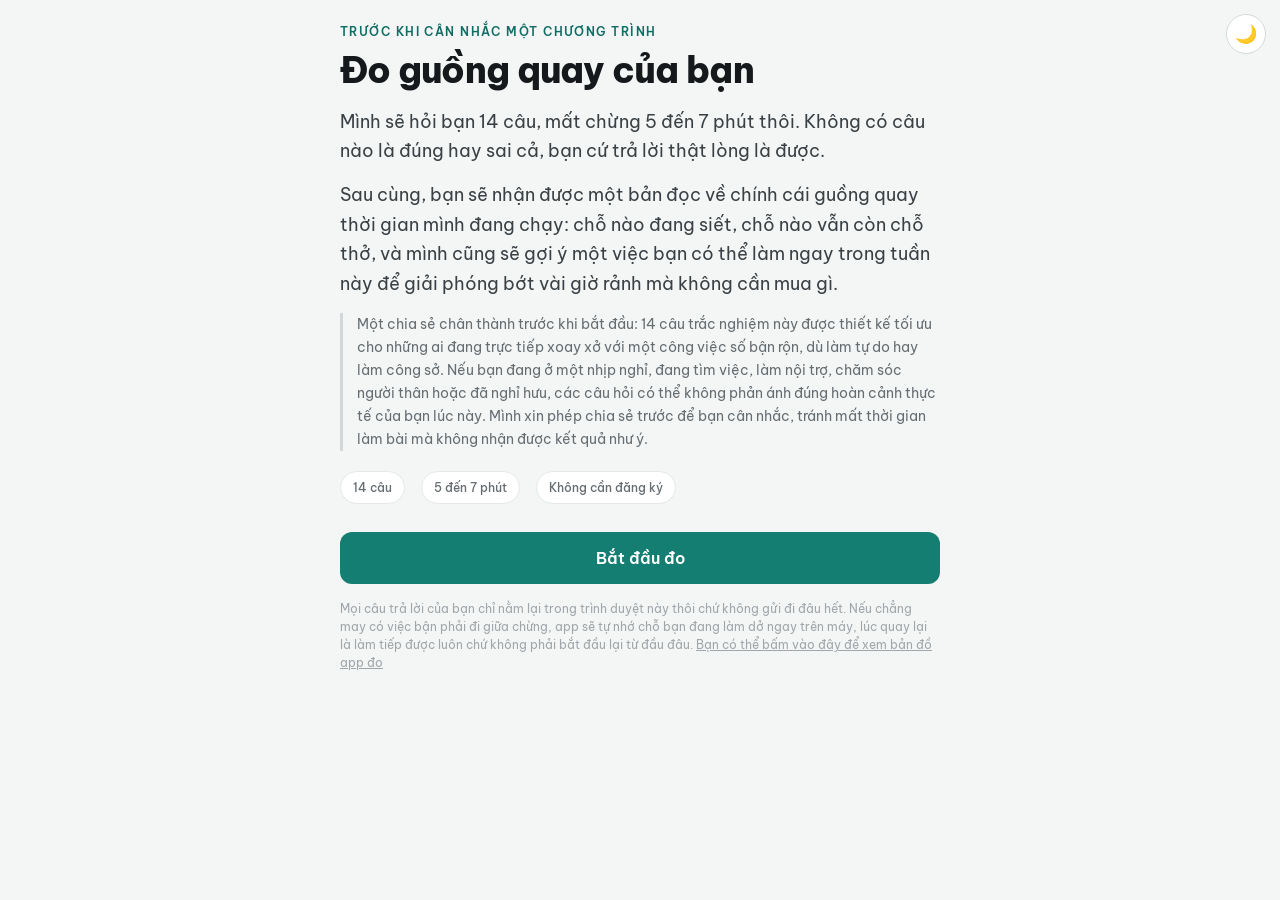
<file: do-guong-quay/index.html>
<!doctype html>
<html lang="vi">
<head>
<meta charset="UTF-8" />
<meta name="viewport" content="width=device-width, initial-scale=1.0" />
<title>Đo guồng quay của bạn</title>
<meta name="description" content="Mình hỏi bạn 14 câu, mất chừng năm đến bảy phút. Không có câu nào đúng sai, chỉ cần bạn trả lời thật lòng và câu trả lời ở lại máy bạn." />
<link rel="canonical" href="https://aimentoringlch.netlify.app/do-guong-quay/" />
<meta property="og:type" content="website" />
<meta property="og:site_name" content="Lê Công Hoàng" />
<meta property="og:title" content="Đo guồng quay của bạn" />
<meta property="og:description" content="Mình hỏi bạn 14 câu, mất chừng năm đến bảy phút. Không có câu nào đúng sai, chỉ cần bạn trả lời thật lòng và câu trả lời ở lại máy bạn." />
<meta property="og:image" content="https://aimentoringlch.netlify.app/assets/og-mua-lai-thoi-gian.jpg" />
<meta property="og:image:width" content="1200" />
<meta property="og:image:height" content="630" />
<meta property="og:url" content="https://aimentoringlch.netlify.app/do-guong-quay/" />
<meta name="twitter:card" content="summary_large_image" />
<meta name="twitter:title" content="Đo guồng quay của bạn" />
<meta name="twitter:description" content="14 câu, chừng năm tới bảy phút, đo guồng quay công việc của chính bạn." />
<meta name="twitter:image" content="https://aimentoringlch.netlify.app/assets/og-mua-lai-thoi-gian.jpg" />
<link rel="icon" href="../assets/podcast/mark.png" />
<link rel="stylesheet" href="../assets/fonts/fonts.css" />
<style>
/* ============================================================================
   LCH Design System, token con tuy chinh cho app sang loc. Nguon that:
   10-projects/lch-site/ds/tokens/colors.css va typography.css
   ============================================================================ */
:root {
  --paper:        #F4F6F6;
  --paper-2:      #EAEEEE;
  --surface:      #FFFFFF;
  --surface-2:    #FAFCFC;

  --ink:          #16191B;
  --ink-2:        #3A4044;
  --muted:        #676E72;
  --faint:        #A0A6AA;

  --line:         #E4E8E9;
  --line-2:       #D2D8D9;
  --overlay:      rgba(18, 24, 25, 0.5);

  --turq:        #157E72;
  --turq-bright: #2AA89B;
  --turq-glow:   #45B5AA;
  --turq-strong: #0E5F55;
  --turq-soft:   #E1F2EF;
  --turq-line:   #BBE0DA;
  --turq-text:   #0F6E64;
  --on-turq:     #FFFFFF;

  --peri:        #5A5BB8;
  --peri-strong: #46479A;
  --peri-soft:   #EAEAF8;
  --peri-line:   #CBCCEC;
  --peri-text:   #4C4DA6;

  --terra:       #B5652F;
  --terra-soft:  #FBEADD;
  --terra-text:  #A85B29;

  --success:      #1C6AA0;
  --success-soft: #E3EFF8;
  --warning:      #8C6F12;
  --warning-soft: #FBF3D6;
  --danger:       #C8284E;
  --danger-soft:  #FBE4EA;

  --bg:            var(--paper);
  --surface-card:  var(--surface);
  --text-strong:   var(--ink);
  --text-body:     var(--ink-2);
  --text-muted:    var(--muted);
  --text-faint:    var(--faint);
  --border:        var(--line);
  --border-strong: var(--line-2);

  --accent:        var(--turq);
  --accent-hover:  var(--turq-strong);
  --accent-soft:   var(--turq-soft);
  --accent-line:   var(--turq-line);
  --on-accent:     var(--on-turq);
  --text-accent:   var(--turq-text);

  --font-sans: 'Be Vietnam Pro', system-ui, -apple-system, 'Segoe UI', sans-serif;

  --text-xs:   0.75rem;
  --text-sm:   0.875rem;
  --text-base: 1rem;
  --text-md:   1.125rem;
  --text-lg:   1.375rem;
  --text-xl:   1.75rem;
  --text-2xl:  2.25rem;

  --weight-regular:  400;
  --weight-medium:   500;
  --weight-semibold: 600;
  --weight-bold:     700;
  --weight-black:    800;

  --leading-tight:   1.1;
  --leading-snug:    1.22;
  --leading-normal:  1.5;
  --leading-relaxed: 1.65;

  color-scheme: light;
}

[data-theme="dark"] {
  --paper:        #121618;
  --paper-2:      #0D1012;
  --surface:      #1B2123;
  --surface-2:    #232A2C;

  --ink:          #F1F4F4;
  --ink-2:        #CBD2D2;
  --muted:        #97A0A1;
  --faint:        #66706F;

  --line:         #2A3133;
  --line-2:       #394143;
  --overlay:      rgba(0, 0, 0, 0.66);

  --turq:        #34B5A6;
  --turq-strong: #4FC4B6;
  --turq-soft:   #0E2522;
  --turq-line:   #1E4641;
  --turq-text:   #45C2B4;
  --on-turq:     #0C1413;

  --peri:        #9192DA;
  --peri-soft:   #181826;
  --peri-line:   #303052;
  --peri-text:   #A1A2E4;

  --terra:       #ED9A5E;
  --terra-soft:  #241A10;
  --terra-text:  #EDA978;

  --success:      #4E9AD2;
  --success-soft: #112230;
  --warning:      #D8B85A;
  --warning-soft: #241F10;
  --danger:       #E16A85;
  --danger-soft:  #2A141A;

  color-scheme: dark;
}

* { box-sizing: border-box; }

html, body {
  margin: 0;
  padding: 0;
  background: var(--bg);
  color: var(--text-strong);
  font-family: var(--font-sans);
  -webkit-font-smoothing: antialiased;
}

body {
  min-height: 100vh;
  display: flex;
  flex-direction: column;
  align-items: center;
  transition: background 0.3s ease, color 0.3s ease;
}

.wrap {
  width: 100%;
  max-width: 640px;
  padding: 24px 20px 64px;
  margin: 0 auto;
}

/* ---------- theme toggle ---------- */
.theme-toggle {
  position: fixed;
  top: 14px;
  right: 14px;
  z-index: 50;
  width: 40px;
  height: 40px;
  border-radius: 999px;
  border: 1px solid var(--border-strong);
  background: var(--surface-card);
  color: var(--text-strong);
  font-size: 18px;
  cursor: pointer;
  display: flex;
  align-items: center;
  justify-content: center;
}
.theme-toggle:focus-visible,
button:focus-visible,
a:focus-visible {
  outline: 3px solid var(--accent);
  outline-offset: 2px;
}

/* ---------- progress bar ---------- */
.progress-track {
  width: 100%;
  height: 6px;
  border-radius: 999px;
  background: var(--paper-2, var(--border));
  overflow: hidden;
  margin-bottom: 28px;
}
.progress-fill {
  height: 100%;
  background: var(--accent);
  border-radius: 999px;
  transition: width 0.3s ease;
}
.progress-label {
  font-size: var(--text-xs);
  color: var(--text-muted);
  margin-bottom: 8px;
  font-weight: var(--weight-medium);
}

/* ---------- screens ---------- */
.screen { display: none; }
.screen.active { display: block; animation: fadeIn 0.35s ease; }
@keyframes fadeIn {
  from { opacity: 0; transform: translateY(6px); }
  to   { opacity: 1; transform: translateY(0); }
}

/* ---------- intro ---------- */
.eyebrow {
  font-size: var(--text-xs);
  letter-spacing: 0.12em;
  text-transform: uppercase;
  color: var(--text-accent);
  font-weight: var(--weight-semibold);
  margin-bottom: 12px;
}
h1 {
  font-size: var(--text-2xl);
  font-weight: var(--weight-black);
  line-height: var(--leading-tight);
  letter-spacing: -0.02em;
  margin: 0 0 16px;
  color: var(--text-strong);
}
.lead {
  font-size: var(--text-md);
  line-height: var(--leading-relaxed);
  color: var(--text-body);
  margin: 0 0 14px;
}
.meta-row {
  display: flex;
  gap: 16px;
  flex-wrap: wrap;
  margin: 20px 0 28px;
}
.meta-pill {
  font-size: var(--text-xs);
  color: var(--text-muted);
  background: var(--surface-card);
  border: 1px solid var(--border);
  padding: 8px 12px;
  border-radius: 999px;
  font-weight: var(--weight-medium);
}

.btn-primary {
  display: inline-flex;
  align-items: center;
  justify-content: center;
  gap: 8px;
  background: var(--accent);
  color: var(--on-accent);
  border: none;
  border-radius: 12px;
  padding: 16px 28px;
  font-size: var(--text-base);
  font-weight: var(--weight-semibold);
  font-family: var(--font-sans);
  cursor: pointer;
  width: 100%;
  transition: background 0.15s ease, transform 0.1s ease;
}
.btn-primary:hover { background: var(--accent-hover); }
.btn-primary:active { transform: scale(0.98); }

.btn-ghost {
  display: inline-flex;
  align-items: center;
  justify-content: center;
  background: transparent;
  color: var(--text-muted);
  border: 1px solid var(--border-strong);
  border-radius: 12px;
  padding: 12px 20px;
  font-size: var(--text-sm);
  font-weight: var(--weight-medium);
  font-family: var(--font-sans);
  cursor: pointer;
}
.btn-ghost:hover { color: var(--text-strong); border-color: var(--text-muted); }

.privacy-note {
  font-size: var(--text-xs);
  color: var(--text-faint);
  margin-top: 16px;
  line-height: var(--leading-normal);
}

.scope-note {
  font-size: var(--text-sm);
  color: var(--text-muted);
  line-height: var(--leading-relaxed);
  border-left: 3px solid var(--border-strong);
  padding-left: 14px;
  margin: 0 0 6px;
}

/* ---------- question screen ---------- */
.q-number {
  font-size: var(--text-xs);
  font-weight: var(--weight-semibold);
  color: var(--text-accent);
  letter-spacing: 0.08em;
  text-transform: uppercase;
  margin-bottom: 10px;
}
.q-text {
  font-size: var(--text-lg);
  font-weight: var(--weight-bold);
  line-height: var(--leading-snug);
  color: var(--text-strong);
  margin: 0 0 22px;
}
.options {
  display: flex;
  flex-direction: column;
  gap: 10px;
  margin-bottom: 20px;
}
.option-btn {
  text-align: left;
  background: var(--surface-card);
  border: 1.5px solid var(--border);
  border-radius: 12px;
  padding: 16px 18px;
  font-size: var(--text-base);
  font-family: var(--font-sans);
  color: var(--text-body);
  cursor: pointer;
  line-height: var(--leading-normal);
  transition: border-color 0.15s ease, background 0.15s ease;
}
.option-btn:hover {
  border-color: var(--accent);
  background: var(--accent-soft);
}
.option-btn.selected {
  border-color: var(--accent);
  background: var(--accent-soft);
  color: var(--text-strong);
  font-weight: var(--weight-medium);
}
.nav-row {
  display: flex;
  justify-content: flex-start;
}

/* ---------- analyzing ---------- */
.analyzing-wrap {
  display: flex;
  flex-direction: column;
  align-items: center;
  justify-content: center;
  min-height: 60vh;
  text-align: center;
}
.spinner {
  width: 52px;
  height: 52px;
  border-radius: 50%;
  border: 4px solid var(--border);
  border-top-color: var(--accent);
  animation: spin 0.9s linear infinite;
  margin-bottom: 24px;
}
@keyframes spin { to { transform: rotate(360deg); } }
.analyzing-text {
  font-size: var(--text-md);
  color: var(--text-body);
  font-weight: var(--weight-medium);
}

/* ---------- result screen ---------- */
.result-section {
  margin-bottom: 32px;
}
.result-section h2 {
  font-size: var(--text-lg);
  font-weight: var(--weight-bold);
  margin: 0 0 16px;
  color: var(--text-strong);
}
.bar-row {
  margin-bottom: 14px;
}
.bar-label-row {
  display: flex;
  justify-content: space-between;
  font-size: var(--text-sm);
  margin-bottom: 6px;
}
.bar-label {
  font-weight: var(--weight-medium);
  color: var(--text-body);
}
.bar-pct {
  font-weight: var(--weight-semibold);
  color: var(--text-strong);
  font-variant-numeric: tabular-nums;
}
.bar-track {
  height: 12px;
  border-radius: 999px;
  background: var(--paper-2, var(--border));
  overflow: hidden;
}
.bar-fill {
  height: 100%;
  border-radius: 999px;
  background: var(--accent);
  width: 0%;
  transition: width 0.9s cubic-bezier(0.16, 1, 0.3, 1);
}
.bar-fill.low { background: var(--terra); }

.narrative-card {
  background: var(--surface-card);
  border: 1px solid var(--border);
  border-radius: 14px;
  padding: 20px;
  margin-bottom: 14px;
}
.narrative-card .tag {
  font-size: var(--text-xs);
  font-weight: var(--weight-semibold);
  text-transform: uppercase;
  letter-spacing: 0.06em;
  margin-bottom: 8px;
  display: inline-block;
}
.tag.high { color: var(--text-accent); }
.tag.low { color: var(--terra-text); }
.narrative-card p {
  margin: 0;
  font-size: var(--text-base);
  line-height: var(--leading-relaxed);
  color: var(--text-body);
}

.cut-card {
  background: var(--accent-soft);
  border: 1px solid var(--accent-line);
  border-radius: 14px;
  padding: 20px;
}
.cut-card .tag { color: var(--text-accent); }
.cut-card p {
  margin: 0;
  font-size: var(--text-base);
  line-height: var(--leading-relaxed);
  color: var(--text-strong);
}

.door-card {
  border-radius: 16px;
  padding: 26px 22px;
  border: 1.5px solid var(--border-strong);
  background: var(--surface-card);
}
.door-card.door-a { border-color: var(--turq-line); background: var(--turq-soft); }
.door-card.door-b { border-color: var(--peri-line); background: var(--peri-soft); }
.door-card.door-c { border-color: var(--border-strong); background: var(--surface-card); }

.door-label {
  font-size: var(--text-xs);
  font-weight: var(--weight-semibold);
  letter-spacing: 0.08em;
  text-transform: uppercase;
  color: var(--text-muted);
  margin-bottom: 10px;
}
.door-quote {
  font-size: var(--text-md);
  line-height: var(--leading-relaxed);
  color: var(--text-strong);
  margin: 0 0 18px;
  font-weight: var(--weight-medium);
}
.door-note {
  font-size: var(--text-sm);
  color: var(--text-muted);
  line-height: var(--leading-normal);
  margin: 14px 0 0;
}
.door-cta {
  display: inline-flex;
  align-items: center;
  justify-content: center;
  background: var(--accent);
  color: var(--on-accent);
  text-decoration: none;
  border-radius: 12px;
  padding: 14px 24px;
  font-weight: var(--weight-semibold);
  font-size: var(--text-base);
  width: 100%;
}
.door-cta.door-cta-b { background: var(--peri); }

.restart-row {
  text-align: center;
  margin-top: 36px;
}
</style>
</head>
<body>

<button class="theme-toggle" id="themeToggle" aria-label="Đổi giao diện sáng tối" title="Chuyển giao diện sáng tối">🌙</button>

<div class="wrap">

  <!-- ============ MÀN 1: CHÀO ============ -->
  <section class="screen active" id="screen-intro">
    <div class="eyebrow">Trước khi cân nhắc một chương trình</div>
    <h1>Đo guồng quay của bạn</h1>
    <p class="lead">Mình sẽ hỏi bạn 14 câu, mất chừng 5 đến 7 phút thôi. Không có câu nào là đúng hay sai cả, bạn cứ trả lời thật lòng là được.</p>
    <p class="lead">Sau cùng, bạn sẽ nhận được một bản đọc về chính cái guồng quay thời gian mình đang chạy: chỗ nào đang siết, chỗ nào vẫn còn chỗ thở, và mình cũng sẽ gợi ý một việc bạn có thể làm ngay trong tuần này để giải phóng bớt vài giờ rảnh mà không cần mua gì.</p>
    <p class="scope-note">Một chia sẻ chân thành trước khi bắt đầu: 14 câu trắc nghiệm này được thiết kế tối ưu cho những ai đang trực tiếp xoay xở với một công việc số bận rộn, dù làm tự do hay làm công sở. Nếu bạn đang ở một nhịp nghỉ, đang tìm việc, làm nội trợ, chăm sóc người thân hoặc đã nghỉ hưu, các câu hỏi có thể không phản ánh đúng hoàn cảnh thực tế của bạn lúc này. Mình xin phép chia sẻ trước để bạn cân nhắc, tránh mất thời gian làm bài mà không nhận được kết quả như ý.</p>
    <div class="meta-row">
      <span class="meta-pill">14 câu</span>
      <span class="meta-pill">5 đến 7 phút</span>
      <span class="meta-pill">Không cần đăng ký</span>
    </div>
    <button class="btn-primary" id="btnStart">Bắt đầu đo</button>
    <button class="btn-ghost" id="btnResume" style="width:100%; margin-top:10px; display:none;">Làm tiếp bài đo dở</button>
    <p class="privacy-note">Mọi câu trả lời của bạn chỉ nằm lại trong trình duyệt này thôi chứ không gửi đi đâu hết. Nếu chẳng may có việc bận phải đi giữa chừng, app sẽ tự nhớ chỗ bạn đang làm dở ngay trên máy, lúc quay lại là làm tiếp được luôn chứ không phải bắt đầu lại từ đầu đâu.
      <a href="cach-do.html" style="color:inherit;text-decoration:underline;">Bạn có thể bấm vào đây để xem bản đồ app đo</a></p>
  </section>

  <!-- ============ MÀN 2: CÂU HỎI ============ -->
  <section class="screen" id="screen-question">
    <div class="progress-label" id="progressLabel">Câu 1 trên 14</div>
    <div class="progress-track" role="progressbar" aria-label="Tiến độ trả lời câu hỏi" aria-valuemin="0" aria-valuemax="14" aria-valuenow="1" id="progressBar">
      <div class="progress-fill" id="progressFill" style="width: 7%;"></div>
    </div>

    <div class="q-number" id="qNumber">C1 · Guồng quay</div>
    <h2 class="q-text" id="qText">Câu hỏi</h2>
    <div class="options" id="qOptions"></div>

    <div class="nav-row">
      <button class="btn-ghost" id="btnBack">← Câu trước</button>
    </div>
  </section>

  <!-- ============ MÀN 3: ĐANG PHÂN TÍCH ============ -->
  <section class="screen" id="screen-analyzing">
    <div class="analyzing-wrap">
      <div class="spinner"></div>
      <div class="analyzing-text">Đang đọc guồng quay của bạn...</div>
    </div>
  </section>

  <!-- ============ MÀN 4: KẾT QUẢ ============ -->
  <section class="screen" id="screen-result">
    <div class="eyebrow">Bản đọc của bạn</div>
    <h1 id="resultHeadline">Guồng quay của bạn</h1>

    <div class="result-section">
      <h2>Năm trục đo</h2>
      <div id="barsWrap"></div>
    </div>

    <div class="result-section">
      <h2>Điểm sáng và điểm cần lưu ý</h2>
      <div class="narrative-card" id="narrativeHigh"></div>
      <div class="narrative-card" id="narrativeLow"></div>
    </div>

    <div class="result-section">
      <h2>Một việc cắt ngay tuần này</h2>
      <div class="cut-card" id="cutSuggestion"></div>
    </div>

    <div class="result-section">
      <h2 id="doorHeading">Lối đi cho bạn</h2>
      <div class="door-card" id="doorCard"></div>
    </div>

    <div class="restart-row">
      <button class="btn-primary" id="btnSave" style="margin-bottom:12px;">Lưu bản đọc</button>
      <p class="privacy-note" style="margin:0 0 16px;">Lưu về máy hoặc gửi cho người bạn tin trước khi quyết định. Vẫn không có gì gửi về phía mình.</p>
      <button class="btn-ghost" id="btnRestart">Làm lại từ đầu</button>
    </div>
  </section>

</div>

<script>
/* ============================================================================
   KHỐI CẤU HÌNH, sửa ngưỡng và điểm ở đây, không cần đụng chỗ nào khác.
   Mỗi câu hỏi có 4 lựa chọn, điểm 0 tới 3, thuộc một trong năm trục:
   T1 Guồng quay, T2 Harness nghề, T3 Tư duy hệ, T4 Kỷ luật thân, T5 Kỷ luật học.
   Ngưỡng phần trăm và điều kiện ba cửa ra nằm trong CONFIG.thresholds
   và CONFIG.doorLogic (mô tả bằng lời, hàm tính ở dưới đọc đúng theo đây).
   ============================================================================ */
const CONFIG = {
  // Ngưỡng phần trăm để một trục được coi là "đạt". Đổi số ở đây là đủ.
  thresholds: {
    T1: 55,
    T2: 55,
    T3: 50,
    T4: 50,
    T5: 50
  },
  // Cửa A: cần ĐỦ CẢ NĂM trục đạt (T1 và T2 và T3 và T4 và T5).
  // Cửa B: T1 đạt, nhưng thiếu ít nhất một trục còn lại.
  // Cửa C: T1 không đạt, bất kể các trục khác.
  // Nếu chạy thử thấy quá gắt, có thể đổi điều kiện cửa A ở hàm classifyDoor()
  // thành "T4 hoặc T5" thay vì "T4 và T5", đúng như ghi chú trong spec gốc.
  axisNames: {
    T1: "Guồng việc",
    T2: "Làm chủ nghề",
    T3: "Tư duy hệ",
    T4: "Kỷ luật thân",
    T5: "Nhịp tự học"
  },
  questions: [
    // ---------------- T1 · Guồng quay (3 câu) ----------------
    {
      id: "C1",
      axis: "T1",
      text: "Tuần vừa rồi, các việc lặp đi lặp lại như báo cáo, email mẫu, checklist kỹ thuật, biên bản ca trực chiếm bao nhiêu phần ngày làm việc của bạn?",
      options: [
        { label: "Gần như cả ngày, chuyên môn bị dồn vào tối", score: 3 },
        { label: "Khoảng nửa ngày", score: 2 },
        { label: "Chừng một phần tư", score: 1 },
        { label: "Không đáng kể", score: 0 }
      ]
    },
    {
      id: "C2",
      axis: "T1",
      text: "Lần gần nhất bạn phải làm việc sau 9 giờ tối vì việc ban ngày chưa xong là khi nào?",
      options: [
        { label: "Tuần này, hơn một lần", score: 3 },
        { label: "Tuần này, một lần", score: 2 },
        { label: "Trong tháng này", score: 1 },
        { label: "Lâu rồi không bị", score: 0 }
      ]
    },
    {
      id: "C3",
      axis: "T1",
      text: "Nghĩ tới sáng thứ Hai, cảm giác thật của bạn gần với câu nào nhất?",
      options: [
        { label: "Ngộp thở trước khi mở máy vì biết guồng quay đang đợi", score: 3 },
        { label: "Hơi nặng nề nhưng vào guồng thì chạy được", score: 2 },
        { label: "Bình thường, tuần nặng tuần nhẹ", score: 1 },
        { label: "Nhẹ nhõm, việc nằm trong tầm kiểm soát", score: 0 }
      ]
    },
    // ---------------- T2 · Harness nghề (3 câu) ----------------
    {
      id: "C4",
      axis: "T2",
      text: "Nếu phải mô tả kết quả cuối cùng công việc của bạn trong một câu cho người ngoài ngành, bạn sẽ:",
      options: [
        { label: "Nói được ngay kèm tiêu chí rõ ràng", score: 3 },
        { label: "Nói được sau vài giây suy nghĩ", score: 2 },
        { label: "Nói được nhưng dài dòng, họ phải hỏi lại", score: 1 },
        { label: "Rất khó vì việc của mình quá nhiều thứ", score: 0 }
      ]
    },
    {
      id: "C5",
      axis: "T2",
      text: "Trong công việc hoặc lĩnh vực của bạn, có cách xử lý việc nào từng được người khác khen hay hỏi kinh nghiệm không?",
      options: [
        { label: "Có vài cái và chỉ được cho người khác làm", score: 3 },
        { label: "Có một cái rất rõ ràng", score: 2 },
        { label: "Chắc có nhưng chưa ai hỏi xin bao giờ", score: 1 },
        { label: "Làm theo hướng dẫn chung là chính", score: 0 }
      ]
    },
    {
      id: "C6",
      axis: "T2",
      text: "Khi nhận một việc quen thuộc, bạn ước lượng thời gian hoàn thành sai lệch thế nào?",
      options: [
        { label: "Thường trúng, lệch dưới một phần tư", score: 3 },
        { label: "Lệch chừng một nửa thời gian", score: 2 },
        { label: "Hay bị lố thời gian gấp đôi", score: 1 },
        { label: "Không ước lượng được, tới đâu hay tới đó", score: 0 }
      ]
    },
    // ---------------- T3 · Tư duy hệ (4 câu) ----------------
    {
      id: "C7",
      axis: "T3",
      text: "Nếu ngày mai phải bàn giao việc cho một người mới, bạn đưa họ cái gì?",
      options: [
        { label: "Tài liệu hoặc checklist có sẵn từ trước", score: 3 },
        { label: "Ngồi viết được ngay vì đã có khung sẵn", score: 2 },
        { label: "Phải kèm tay chỉ việc chứ khó viết ra", score: 1 },
        { label: "Việc đặc thù phải tự làm mới hiểu được", score: 0 }
      ]
    },
    {
      id: "C8",
      axis: "T3",
      text: "Gặp một vấn đề mới chưa từng thấy trong công việc, phản xạ đầu tiên của bạn là gì?",
      options: [
        { label: "Bẻ nhỏ nó ra xem phần nào mình tự xử được", score: 3 },
        { label: "Tìm xem ai từng gặp chưa để học theo", score: 2 },
        { label: "Đi hỏi người giỏi hơn trước cho chắc ăn", score: 1 },
        { label: "Thấy ngán và né tránh đến khi buộc phải làm", score: 0 }
      ]
    },
    {
      id: "C9",
      axis: "T3",
      text: "File và tài liệu công việc của bạn hiện đang được sắp xếp thế nào?",
      options: [
        { label: "Thư mục rõ ràng, tìm lại đồ cũ rất nhanh", score: 3 },
        { label: "Có ngăn nắp nhưng lâu lâu vẫn bị thất lạc", score: 2 },
        { label: "Dồn đống vài chỗ rồi gõ tìm kiếm là chính", score: 1 },
        { label: "Rải rác khắp nơi, mỗi lần tìm mệt mỏi", score: 0 }
      ]
    },
    {
      id: "C10",
      axis: "T3",
      text: "Lần gần nhất bạn tự quyết một việc quan trọng không hỏi ý ai, kết quả thế nào?",
      options: [
        { label: "Ngay trong tháng này, kết quả rất ổn", score: 3 },
        { label: "Trong quý này, kết quả khá tốt", score: 2 },
        { label: "Lâu rồi vì mình quen hỏi han trước", score: 1 },
        { label: "Luôn cần người khác gật đầu mới dám làm", score: 0 }
      ]
    },
    // ---------------- T4 · Kỷ luật thân (2 câu) ----------------
    {
      id: "C11",
      axis: "T4",
      text: "Tuần vừa rồi bạn vận động thể chất ra mồ hôi mấy lần?",
      options: [
        { label: "Từ 3 lần trở lên", score: 3 },
        { label: "Khoảng 1 đến 2 lần", score: 2 },
        { label: "Không có nhưng trong tháng thì có", score: 1 },
        { label: "Lâu lắm rồi không vận động", score: 0 }
      ]
    },
    {
      id: "C12",
      axis: "T4",
      text: "Thói quen tập luyện thể thao của bạn đã duy trì được bao lâu rồi?",
      options: [
        { label: "Trên 1 năm và đã thành nếp sống", score: 3 },
        { label: "Mới duy trì được vài tháng nay", score: 2 },
        { label: "Mới bắt đầu quay lại gần đây", score: 1 },
        { label: "Chưa có môn nào theo được lâu", score: 0 }
      ]
    },
    // ---------------- T5 · Kỷ luật học (2 câu) ----------------
    {
      id: "C13",
      axis: "T5",
      text: "Cuốn sách hay khóa học gần nhất bạn đã hoàn thành là khi nào?",
      options: [
        { label: "Ngày trong quý này", score: 3 },
        { label: "Trong vòng nửa năm qua", score: 2 },
        { label: "Trong vòng một năm qua", score: 1 },
        { label: "Lâu quá không nhớ nổi", score: 0 }
      ]
    },
    {
      id: "C14",
      axis: "T5",
      text: "Kỹ năng mới gần nhất bạn tự học đến mức dùng được là khi nào?",
      options: [
        { label: "Có ngay trong năm nay", score: 3 },
        { label: "Có từ một hai năm trước", score: 2 },
        { label: "Có bắt đầu vài thứ nhưng chưa tới đâu", score: 1 },
        { label: "Lâu lắm rồi chưa học gì mới", score: 0 }
      ]
    }
  ],
  // Đoạn diễn giải khi một trục là CAO NHẤT của người trả lời.
  narrativeHigh: {
    T1: "Guồng việc của bạn đang siết rất căng. Những việc lặp đi lặp lại đang ăn mòn khoảng thời gian lẽ ra dành cho chuyên môn thực tế, khiến bạn phải trả giá bằng những buổi tối muộn mệt mỏi. Đây là chỗ đau rõ ràng nhất, cũng là nơi cần được tháo gỡ sớm nhất.",
    T2: "Bạn nắm chuyên môn và công việc của mình rất chắc chắn. Bạn biết rõ đầu ra cần gì, có phương pháp riêng và ước lượng thời gian chuẩn xác. Đây là nền tảng cực tốt để bạn đưa AI vào trợ lực hiệu quả chứ không phải xây lại từ đầu.",
    T3: "Tư duy hệ thống của bạn đang rất vững vàng. Bạn bẻ nhỏ được vấn đề, đóng gói được quy trình và tự đưa ra quyết định khi cần thiết. Kiểu tư duy này giúp bạn cực kỳ dễ dàng làm quen và làm chủ các công cụ công nghệ mới.",
    T4: "Bạn duy trì được nhịp vận động thể chất đều đặn hàng tuần. Đây là bằng chứng thực tế cho thấy bạn có khả năng nuôi dưỡng một thói quen dài hạn, điều mà rất nhiều người thất bại khi xây dựng hệ thống mới vì thiếu đi tính kiên trì.",
    T5: "Bạn vẫn liên tục học hỏi và nạp thêm kiến thức mới, không để đầu óc mình đứng yên một chỗ. Tinh thần chủ động này chính là lý do giúp một hệ thống làm việc mới có cơ hội bén rễ sâu sắc thay vì bị bỏ xó sau vài tuần thử nghiệm."
  },
  // Đoạn diễn giải khi một trục là THẤP NHẤT của người trả lời.
  narrativeLow: {
    T1: "Ngày làm việc của bạn hiện tại vẫn còn những khoảng thở tự nhiên. Guồng quay chưa siết đến mức bạn cần một hệ thống lớn để giải phóng sức lao động. Đây không phải điểm yếu, chỉ là chưa đến lúc bạn cần phải can thiệp thôi.",
    T2: "Có thể bạn chưa quen gọi tên rõ ràng đầu ra của từng đầu việc, hoặc phương pháp làm việc riêng vẫn còn mờ nhạt. Đây là điểm nên làm rõ trước khi giao việc cho bất kỳ hệ thống nào, kể cả AI, bởi vì máy móc chỉ nhân bản được những gì đã có khuôn mẫu sẵn.",
    T3: "Tư duy sắp xếp và hệ thống của bạn có thể vẫn đang trong quá trình định hình. Tài liệu chưa ngăn nắp, việc mới phát sinh còn hay bị trì hoãn. Không sao cả, nhiều khi do việc dồn dập quá nhanh chứ không phải do bạn thiếu ngăn nắp. Chỉ là một guồng việc mới sẽ cần một điểm tựa vững vàng hơn để chạy thật êm.",
    T4: "Nhịp vận động của bạn đang phải tạm gác lại. Có thể do quỹ thời gian và tâm trí của bạn đang phải dồn hết để gánh vác những trách nhiệm lớn lao khác trong cuộc sống, hoàn toàn không phải vì bạn thiếu kỷ luật. Khi nào cuộc sống có lại những khoảng thở, đây sẽ là thói quen giúp bạn tái tạo năng lượng tốt nhất.",
    T5: "Đã lâu rồi bạn chưa có thời gian đọc trọn vẹn một cuốn sách hay học một kỹ năng mới. Điều này rất bình thường khi tâm trí bạn đang phải ưu tiên cho những việc cấp bách trước mắt, không phải do bạn lười biếng. Khi guồng việc được tháo gỡ bớt, bạn sẽ tự khắc có lại không gian để nạp thêm những điều mới mẻ."
  },
  // Đoạn thay lời khen khi KHÔNG trục nào vượt ngưỡng (kể cả trục cao nhất).
  narrativeHighFallback: "Dù đây là trục có điểm số nhỉnh hơn cả, mình thấy nó vẫn chưa chạm tới ngưỡng hoạt động tự nhiên của bạn. Điều này có thể do bạn vừa trả lời hơi nhanh nên chưa phản ánh hết thực tế, hoặc thực sự tuần này bạn đang phải gồng gánh quá nhiều áp lực khiến các guồng quay đều tạm chậm lại. Khi lòng thong thả hơn, bạn thử đo lại một lần xem sao nhé.",
  // Bốn biến thể gợi ý cắt-ngay, chọn theo đáp án C1 (mức 0 tới 3).
  cutSuggestionByC1: [
    "Ngày làm việc của bạn hiện tại tương đối dễ thở, chưa cần phải cắt giảm gì khẩn cấp. Nếu muốn thử sức, bạn hãy chọn một việc lặp đi lặp lại nhỏ nhất trong tuần, viết ra đúng ba bước thực hiện để lần sau cứ thế làm theo khuôn có sẵn.",
    "Hãy chọn đúng một việc lặp lại trong tuần này như một email gửi khách hay một báo cáo định kỳ. Viết nó ra thành một cái khung mẫu trên giấy hoặc ghi chú điện thoại để lần sau chỉ việc lấy ra dùng lại, chưa cần dùng đến công cụ phức tạp nào cả.",
    "Hãy chọn ra đầu việc lặp đi lặp lại đang tiêu tốn nhiều thời gian nhất của bạn trong tuần này. Thử tự hỏi mình nếu phải bàn giao việc này cho người khác trong một buổi thì bạn sẽ viết hướng dẫn thế nào. Hãy viết thử phần hướng dẫn đó ra trước, dù chưa bàn giao cho ai cả.",
    "Những việc lặp đi lặp lại đang nuốt chửng ban ngày của bạn, đẩy việc chuyên môn chính vào ban đêm. Hành động cắt ngay tuần này: chọn đúng một việc lặp bạn thấy ghét nhất, tính thử xem một tuần nó ngốn hết bao nhiêu phút rồi viết con số đó ra giấy. Nhìn thấy con số thực tế là bước đầu tiên để bạn tháo gỡ nó."
  ],
  // Nội dung Ba cửa ra, lời mời lấy NGUYÊN VĂN từ spec.
  doors: {
    A: {
      label: "Cửa A · Bắt Nhịp, 4 lõi + 4 lab trong 5 tuần (15.000.000đ)",
      quote: "Guồng quay công việc của bạn khá khớp với những gì Bắt Nhịp được thiết kế để giải quyết. Pilot hiện tạm đóng danh sách chờ và chưa nhận thanh toán.",
      note: "Bản đo này chỉ giúp bạn nhận diện độ phù hợp, không tạo ra đăng ký hay giữ chỗ. Khi pilot mở lại, điều khoản và quyền riêng tư sẽ được đưa ra trước khi bạn tự quyết.",
      ctaLabel: "Xem trạng thái pilot",
      ctaHref: "https://aimentoringlch.netlify.app/#hoc-phi"
    },
    B: {
      label: "Cửa B · Buổi tư vấn 1 kèm 1 kéo dài 3 giờ (1.500.000đ)",
      quote: "Bạn đang thực sự quá tải, nhưng có lẽ chưa phải lúc để xây một hệ thống lớn. Bạn xứng đáng được tháo gỡ ngay một đầu việc cụ thể. Trong buổi 1 kèm 1 kéo dài 3 giờ này, mình và bạn sẽ cùng ngồi lại để cắt phăng việc nặng nề nhất.",
      note: "Trang thông tin riêng cho dịch vụ này chưa hoàn thiện. Nếu cần trao đổi chung, chỉ gửi tên và cách liên hệ; không gửi dữ liệu nhạy cảm, tài liệu công việc hoặc dữ liệu của người khác.",
      ctaLabel: "Liên hệ chung qua Zalo",
      ctaHref: "https://zalo.me/0906300191"
    },
    C: {
      label: "Cửa C · Chưa phải lúc",
      quote: "Có lẽ đây chưa phải là thời điểm phù hợp nhất để bạn tham gia khóa học này. Đừng vội chi tiêu cho những thứ bản thân chưa thực sự cần đến lúc này. Bạn hãy cứ lưu lại bản đọc này, khi nào công việc bận rộn hơn hoặc khi bạn thực sự cần tối ưu hóa thời gian, mình luôn ở đây đợi bạn.",
      note: "Nếu bạn đang ở giai đoạn chuyển giao hoặc dồn sức cho những ưu tiên quan trọng khác của cuộc sống, hãy trân trọng khoảng thời gian này nhé. Kết quả đo lường này chỉ là một tham khảo nhỏ, hy vọng sẽ mang lại cho bạn thêm góc nhìn để sắp xếp công việc khi bước vào những nhịp điệu mới trong tương lai. Mình luôn đồng hành cùng bạn.",
      ctaLabel: "",
      ctaHref: ""
    }
  }
};

/* ============================================================================
   LOGIC ỨNG DỤNG, không chứa số liệu, chỉ đọc từ CONFIG.
   ============================================================================ */
const state = {
  current: 0,
  answers: {}, // { C1: {axis, score}, ... }
  resultText: '',
  advancing: false // chặn bấm trùng trong 250ms chuyển câu
};

/* ---------- nhớ chỗ đang dở, chỉ trên máy người dùng ----------
   Câu trả lời dở dang lưu tạm bằng localStorage NGAY TRÊN máy này,
   không gửi đi đâu. Đo xong hoặc bấm làm lại là xoá sạch. */
const STORE_KEY = 'dgq-progress';
function saveProgress() {
  try {
    localStorage.setItem(STORE_KEY, JSON.stringify({ current: state.current, answers: state.answers }));
  } catch (e) {}
}
function clearProgress() {
  try { localStorage.removeItem(STORE_KEY); } catch (e) {}
}
function loadProgress() {
  try {
    const raw = localStorage.getItem(STORE_KEY);
    if (!raw) return null;
    const data = JSON.parse(raw);
    if (!data || !data.answers || Object.keys(data.answers).length === 0) return null;
    return data;
  } catch (e) { return null; }
}

const els = {
  themeToggle: document.getElementById('themeToggle'),
  screenIntro: document.getElementById('screen-intro'),
  screenQuestion: document.getElementById('screen-question'),
  screenAnalyzing: document.getElementById('screen-analyzing'),
  screenResult: document.getElementById('screen-result'),
  btnStart: document.getElementById('btnStart'),
  btnResume: document.getElementById('btnResume'),
  btnBack: document.getElementById('btnBack'),
  btnRestart: document.getElementById('btnRestart'),
  btnSave: document.getElementById('btnSave'),
  progressLabel: document.getElementById('progressLabel'),
  progressFill: document.getElementById('progressFill'),
  progressBar: document.getElementById('progressBar'),
  qNumber: document.getElementById('qNumber'),
  qText: document.getElementById('qText'),
  qOptions: document.getElementById('qOptions'),
  resultHeadline: document.getElementById('resultHeadline'),
  barsWrap: document.getElementById('barsWrap'),
  narrativeHigh: document.getElementById('narrativeHigh'),
  narrativeLow: document.getElementById('narrativeLow'),
  cutSuggestion: document.getElementById('cutSuggestion'),
  doorHeading: document.getElementById('doorHeading'),
  doorCard: document.getElementById('doorCard')
};

function showScreen(name) {
  [els.screenIntro, els.screenQuestion, els.screenAnalyzing, els.screenResult].forEach(s => s.classList.remove('active'));
  name.classList.add('active');
  window.scrollTo({ top: 0, behavior: 'instant' in window ? 'instant' : 'auto' });
}

/* ---------- theme ---------- */
function applyTheme(mode) {
  if (mode === 'dark') {
    document.documentElement.setAttribute('data-theme', 'dark');
    els.themeToggle.textContent = '☀️';
  } else {
    document.documentElement.removeAttribute('data-theme');
    els.themeToggle.textContent = '🌙';
  }
}
(function initTheme() {
  const prefersDark = window.matchMedia && window.matchMedia('(prefers-color-scheme: dark)').matches;
  applyTheme(prefersDark ? 'dark' : 'light');
})();
els.themeToggle.addEventListener('click', () => {
  const isDark = document.documentElement.getAttribute('data-theme') === 'dark';
  applyTheme(isDark ? 'light' : 'dark');
});

/* ---------- intro ---------- */
els.btnStart.addEventListener('click', () => {
  clearProgress();
  state.current = 0;
  state.answers = {};
  renderQuestion();
  showScreen(els.screenQuestion);
});

/* ---------- làm tiếp bài đo đang dở ---------- */
(function initResume() {
  const saved = loadProgress();
  if (!saved) return;
  const answered = Object.keys(saved.answers).length;
  els.btnResume.style.display = 'inline-flex';
  els.btnResume.textContent = `Làm tiếp bài đo dở (đã trả lời ${answered} trên ${CONFIG.questions.length} câu)`;
  els.btnResume.addEventListener('click', () => {
    state.answers = saved.answers;
    state.current = Math.min(saved.current, CONFIG.questions.length - 1);
    renderQuestion();
    showScreen(els.screenQuestion);
  });
})();

/* ---------- question rendering ---------- */
function renderQuestion() {
  const total = CONFIG.questions.length;
  const q = CONFIG.questions[state.current];
  const num = state.current + 1;

  els.progressLabel.textContent = `Câu ${num} trên ${total}`;
  const pct = Math.round((num / total) * 100);
  els.progressFill.style.width = pct + '%';
  els.progressBar.setAttribute('aria-valuenow', String(num));

  els.qNumber.textContent = `${q.id} · ${CONFIG.axisNames[q.axis]}`;
  els.qText.textContent = q.text;

  els.qOptions.innerHTML = '';
  const existing = state.answers[q.id];
  q.options.forEach((opt, idx) => {
    const btn = document.createElement('button');
    btn.className = 'option-btn';
    btn.type = 'button';
    btn.textContent = opt.label;
    if (existing && existing.optionIndex === idx) btn.classList.add('selected');
    btn.addEventListener('click', () => selectOption(q, idx, opt));
    els.qOptions.appendChild(btn);
  });

  els.btnBack.style.visibility = state.current === 0 ? 'hidden' : 'visible';
}

function selectOption(q, idx, opt) {
  if (state.advancing) return; // đang chuyển câu thì bỏ qua, tránh nhảy cóc mất câu
  state.advancing = true;
  // hẹn giờ NGAY sau khi bật cờ: dù bước nào phía dưới lỗi, cờ vẫn được tắt sau 250ms
  setTimeout(() => {
    state.advancing = false;
    // đích là câu CHƯA trả lời đầu tiên; đủ 14 câu mới được chấm
    const nextIdx = CONFIG.questions.findIndex(qq => !state.answers[qq.id]);
    if (nextIdx >= 0) {
      state.current = nextIdx;
      saveProgress();
      renderQuestion();
    } else {
      goToAnalyzing();
    }
  }, 250);
  state.answers[q.id] = { axis: q.axis, score: opt.score, optionIndex: idx };
  saveProgress();
  // highlight ngay
  Array.from(els.qOptions.children).forEach((el, i) => {
    el.classList.toggle('selected', i === idx);
  });
}

els.btnBack.addEventListener('click', () => {
  if (state.current > 0) {
    state.current -= 1;
    saveProgress();
    renderQuestion();
  }
});

/* ---------- analyzing ---------- */
function goToAnalyzing() {
  clearProgress();
  showScreen(els.screenAnalyzing);
  setTimeout(() => {
    computeAndRenderResult();
    showScreen(els.screenResult);
  }, 1500);
}

/* ---------- scoring ---------- */
function computeScores() {
  const maxByAxis = {};
  const scoreByAxis = {};
  Object.keys(CONFIG.axisNames).forEach(ax => { maxByAxis[ax] = 0; scoreByAxis[ax] = 0; });

  CONFIG.questions.forEach(q => {
    maxByAxis[q.axis] += 3;
    const ans = state.answers[q.id];
    if (ans) scoreByAxis[q.axis] += ans.score;
  });

  const pctByAxis = {};
  Object.keys(maxByAxis).forEach(ax => {
    pctByAxis[ax] = maxByAxis[ax] > 0 ? Math.round((scoreByAxis[ax] / maxByAxis[ax]) * 100) : 0;
  });

  return { scoreByAxis, maxByAxis, pctByAxis };
}

function axisPassed(axis, pct) {
  return pct >= CONFIG.thresholds[axis];
}

function classifyDoor(pctByAxis) {
  const t1 = axisPassed('T1', pctByAxis.T1);
  const t2 = axisPassed('T2', pctByAxis.T2);
  const t3 = axisPassed('T3', pctByAxis.T3);
  const t4 = axisPassed('T4', pctByAxis.T4);
  const t5 = axisPassed('T5', pctByAxis.T5);

  if (!t1) return 'C';
  if (t1 && t2 && t3 && t4 && t5) return 'A';
  return 'B';
}

function computeAndRenderResult() {
  const { pctByAxis } = computeScores();

  // Biểu đồ 5 trục
  els.barsWrap.innerHTML = '';
  const axisOrder = ['T1', 'T2', 'T3', 'T4', 'T5'];
  axisOrder.forEach(ax => {
    const pct = pctByAxis[ax];
    const passed = axisPassed(ax, pct);
    const row = document.createElement('div');
    row.className = 'bar-row';
    row.innerHTML = `
      <div class="bar-label-row">
        <span class="bar-label">${CONFIG.axisNames[ax]}</span>
        <span class="bar-pct">${pct}%</span>
      </div>
      <div class="bar-track">
        <div class="bar-fill ${passed ? '' : 'low'}" data-target="${pct}" style="width:0%"></div>
      </div>
    `;
    els.barsWrap.appendChild(row);
  });
  // trigger animation sau khi gắn vào DOM
  requestAnimationFrame(() => {
    els.barsWrap.querySelectorAll('.bar-fill').forEach(el => {
      const target = el.getAttribute('data-target');
      requestAnimationFrame(() => { el.style.width = target + '%'; });
    });
  });

  // Trục cao nhất, thấp nhất
  let highAxis = axisOrder[0], lowAxis = axisOrder[0];
  axisOrder.forEach(ax => {
    if (pctByAxis[ax] > pctByAxis[highAxis]) highAxis = ax;
    if (pctByAxis[ax] < pctByAxis[lowAxis]) lowAxis = ax;
  });

  // chỉ khen khi trục cao nhất THẬT SỰ vượt ngưỡng; không thì nói thật
  const highPassed = axisPassed(highAxis, pctByAxis[highAxis]);
  els.narrativeHigh.innerHTML = `
    <span class="tag high">Cao nhất · ${CONFIG.axisNames[highAxis]}</span>
    <p>${highPassed ? CONFIG.narrativeHigh[highAxis] : CONFIG.narrativeHighFallback}</p>
  `;
  els.narrativeLow.innerHTML = `
    <span class="tag low">Cần chú ý · ${CONFIG.axisNames[lowAxis]}</span>
    <p>${CONFIG.narrativeLow[lowAxis]}</p>
  `;

  // Gợi ý cắt-ngay theo C1
  const c1Ans = state.answers['C1'];
  const c1Score = c1Ans ? c1Ans.score : 0;
  els.cutSuggestion.innerHTML = `<p>${CONFIG.cutSuggestionByC1[c1Score]}</p>`;

  // Cửa ra
  const door = classifyDoor(pctByAxis);
  const doorCfg = CONFIG.doors[door];
  els.doorHeading.textContent = doorCfg.label;

  els.doorCard.className = 'door-card door-' + door.toLowerCase();
  let doorHtml = `<div class="door-label">${doorCfg.label}</div>`;
  doorHtml += `<p class="door-quote">${doorCfg.quote}</p>`;
  if (door === 'A') {
    doorHtml += `<a class="door-cta" href="${doorCfg.ctaHref}">${doorCfg.ctaLabel}</a>`;
    doorHtml += `<p class="door-note">Nếu cần liên hệ chung, gửi email về <a href="mailto:leconghoangstudio@gmail.com" style="color:inherit;">leconghoangstudio@gmail.com</a>. Chỉ cần tên và cách liên hệ; không gửi dữ liệu nhạy cảm, tài liệu công việc hoặc dữ liệu của người khác.</p>`;
  } else if (door === 'B') {
    doorHtml += `<a class="door-cta door-cta-b" href="${doorCfg.ctaHref}">${doorCfg.ctaLabel}</a>`;
    doorHtml += `<p class="door-note">${doorCfg.note}</p>`;
    doorHtml += `<p class="door-note">Không tiện Zalo, gửi email về <a href="mailto:leconghoangstudio@gmail.com" style="color:inherit;">leconghoangstudio@gmail.com</a>. Chỉ cần tên, cách liên hệ và dịch vụ muốn tìm hiểu; không gửi dữ liệu nhạy cảm, tài liệu công việc hoặc dữ liệu của người khác.</p>`;
  } else if (doorCfg.note) {
    // Cửa C: không có nút bán, chỉ lời chào tử tế, kèm một dòng cho người mà chỗ thở là nếp sống.
    doorHtml += `<p class="door-note">${doorCfg.note}</p>`;
  }
  els.doorCard.innerHTML = doorHtml;

  els.resultHeadline.textContent = 'Guồng quay của bạn';

  // Bản chữ của bản đọc, để nút "Lưu bản đọc" mang ra khỏi tab.
  const lines = [];
  lines.push('Mình vừa hoàn thành bài đo 14 câu về tuần làm việc của mình, đây là kết quả thực tế mà ứng dụng gửi lại.');
  lines.push('');
  lines.push('KẾT QUẢ ĐO GUỒNG QUAY CÔNG VIỆC');
  lines.push('Đo tại: https://aimentoringlch.netlify.app/do-guong-quay/');
  lines.push('');
  lines.push('Năm trục:');
  axisOrder.forEach(ax => lines.push(`- ${CONFIG.axisNames[ax]}: ${pctByAxis[ax]}%`));
  lines.push('');
  lines.push(`Cao nhất, ${CONFIG.axisNames[highAxis]}: ${CONFIG.narrativeHigh[highAxis]}`);
  lines.push('');
  lines.push(`Cần chú ý, ${CONFIG.axisNames[lowAxis]}: ${CONFIG.narrativeLow[lowAxis]}`);
  lines.push('');
  lines.push(`Một việc cắt-ngay cho tuần này: ${CONFIG.cutSuggestionByC1[c1Score]}`);
  lines.push('');
  lines.push(`${doorCfg.label}. ${doorCfg.quote}`);
  lines.push('');
  lines.push('Nếu bạn nhận được bản đọc này từ người thân của mình, họ không cần bạn phải đưa ra quyết định hay khuyên nhủ gì đâu, họ chỉ muốn chia sẻ để bạn thấu hiểu một tuần làm việc và gánh nặng họ đang mang diễn ra thế nào thôi.');
  state.resultText = lines.join('\n');
}

/* ---------- lưu bản đọc để gửi đi ---------- */
els.btnSave.addEventListener('click', () => {
  const text = state.resultText;
  if (!text) return;
  if (navigator.share) {
    navigator.share({ title: 'Bản đọc guồng quay', text: text }).catch(() => {});
  } else {
    const blob = new Blob([text], { type: 'text/plain;charset=utf-8' });
    const url = URL.createObjectURL(blob);
    const a = document.createElement('a');
    a.href = url;
    a.download = 'ban-doc-guong-quay.txt';
    document.body.appendChild(a);
    a.click();
    a.remove();
    setTimeout(() => URL.revokeObjectURL(url), 1000);
  }
});

/* ---------- restart ---------- */
els.btnRestart.addEventListener('click', () => {
  clearProgress();
  state.current = 0;
  state.answers = {};
  els.btnResume.style.display = 'none';
  showScreen(els.screenIntro);
});
</script>
</body>
</html>
</file>
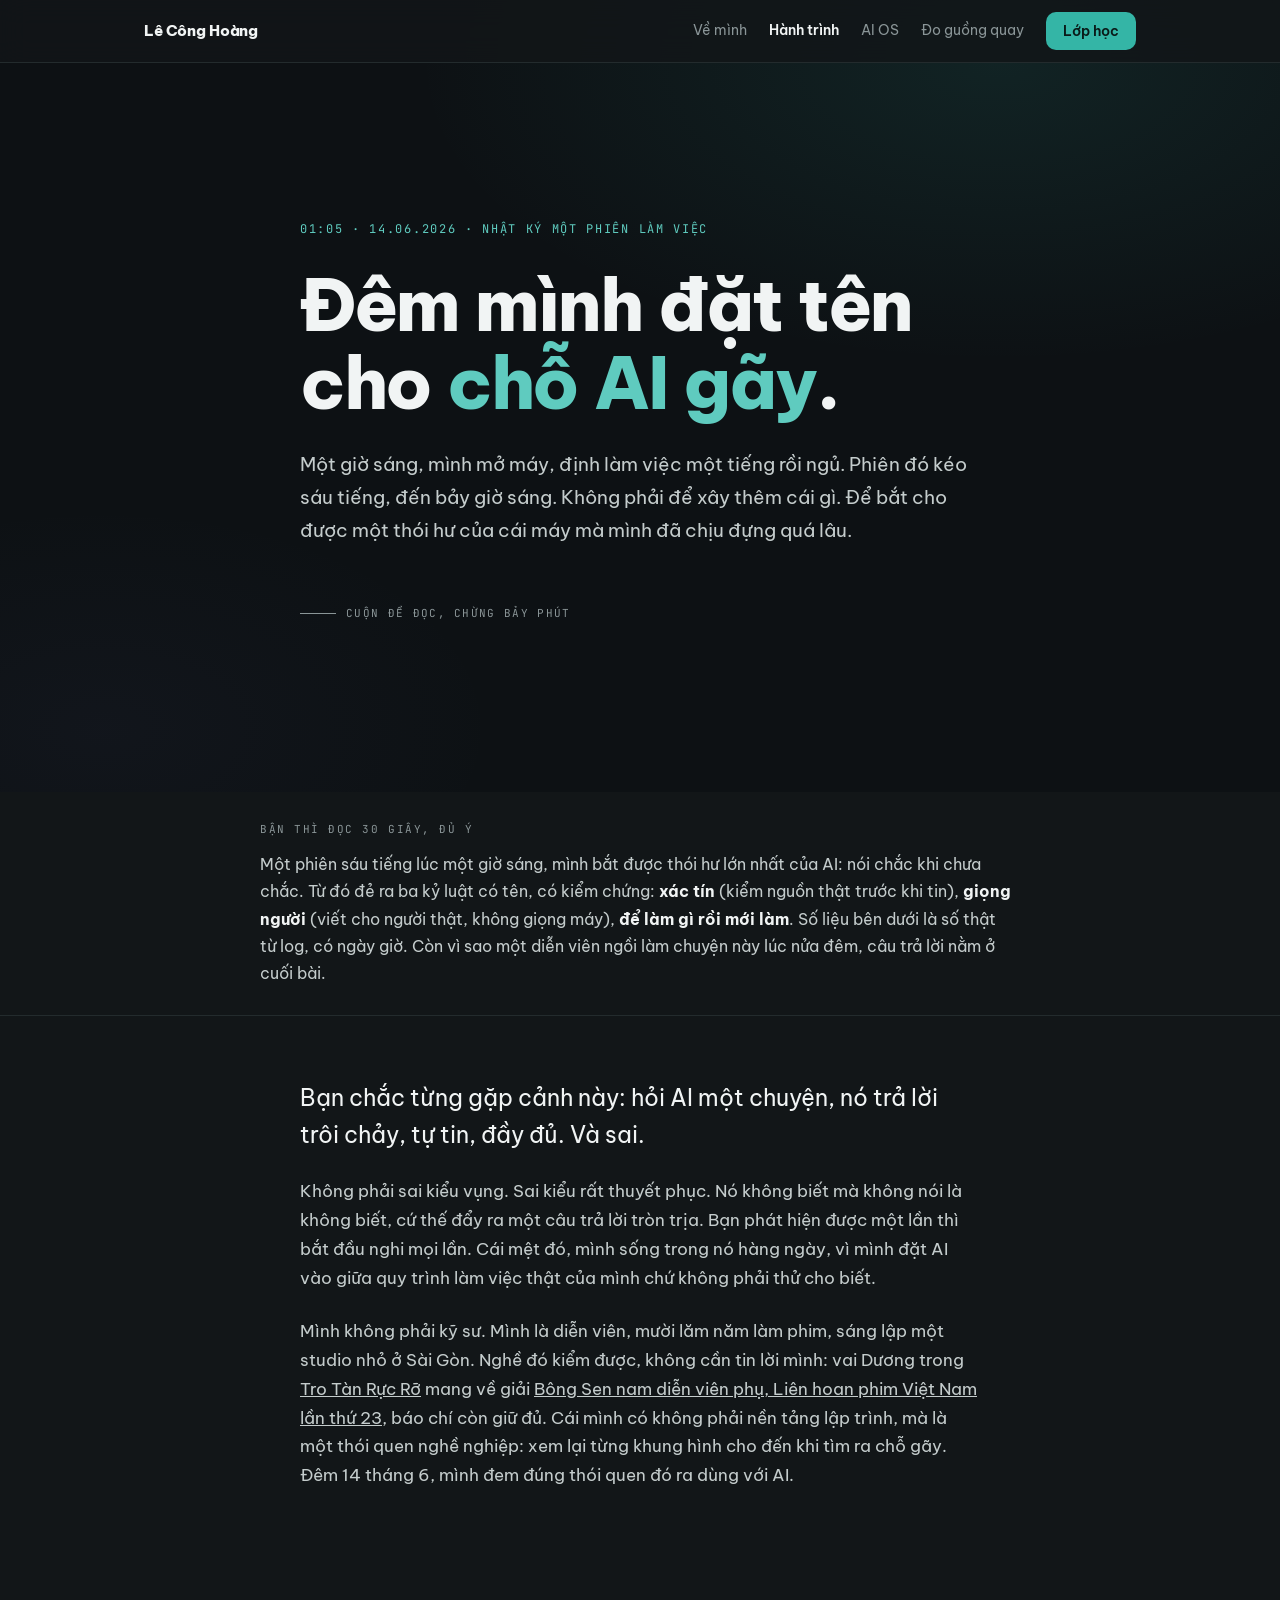
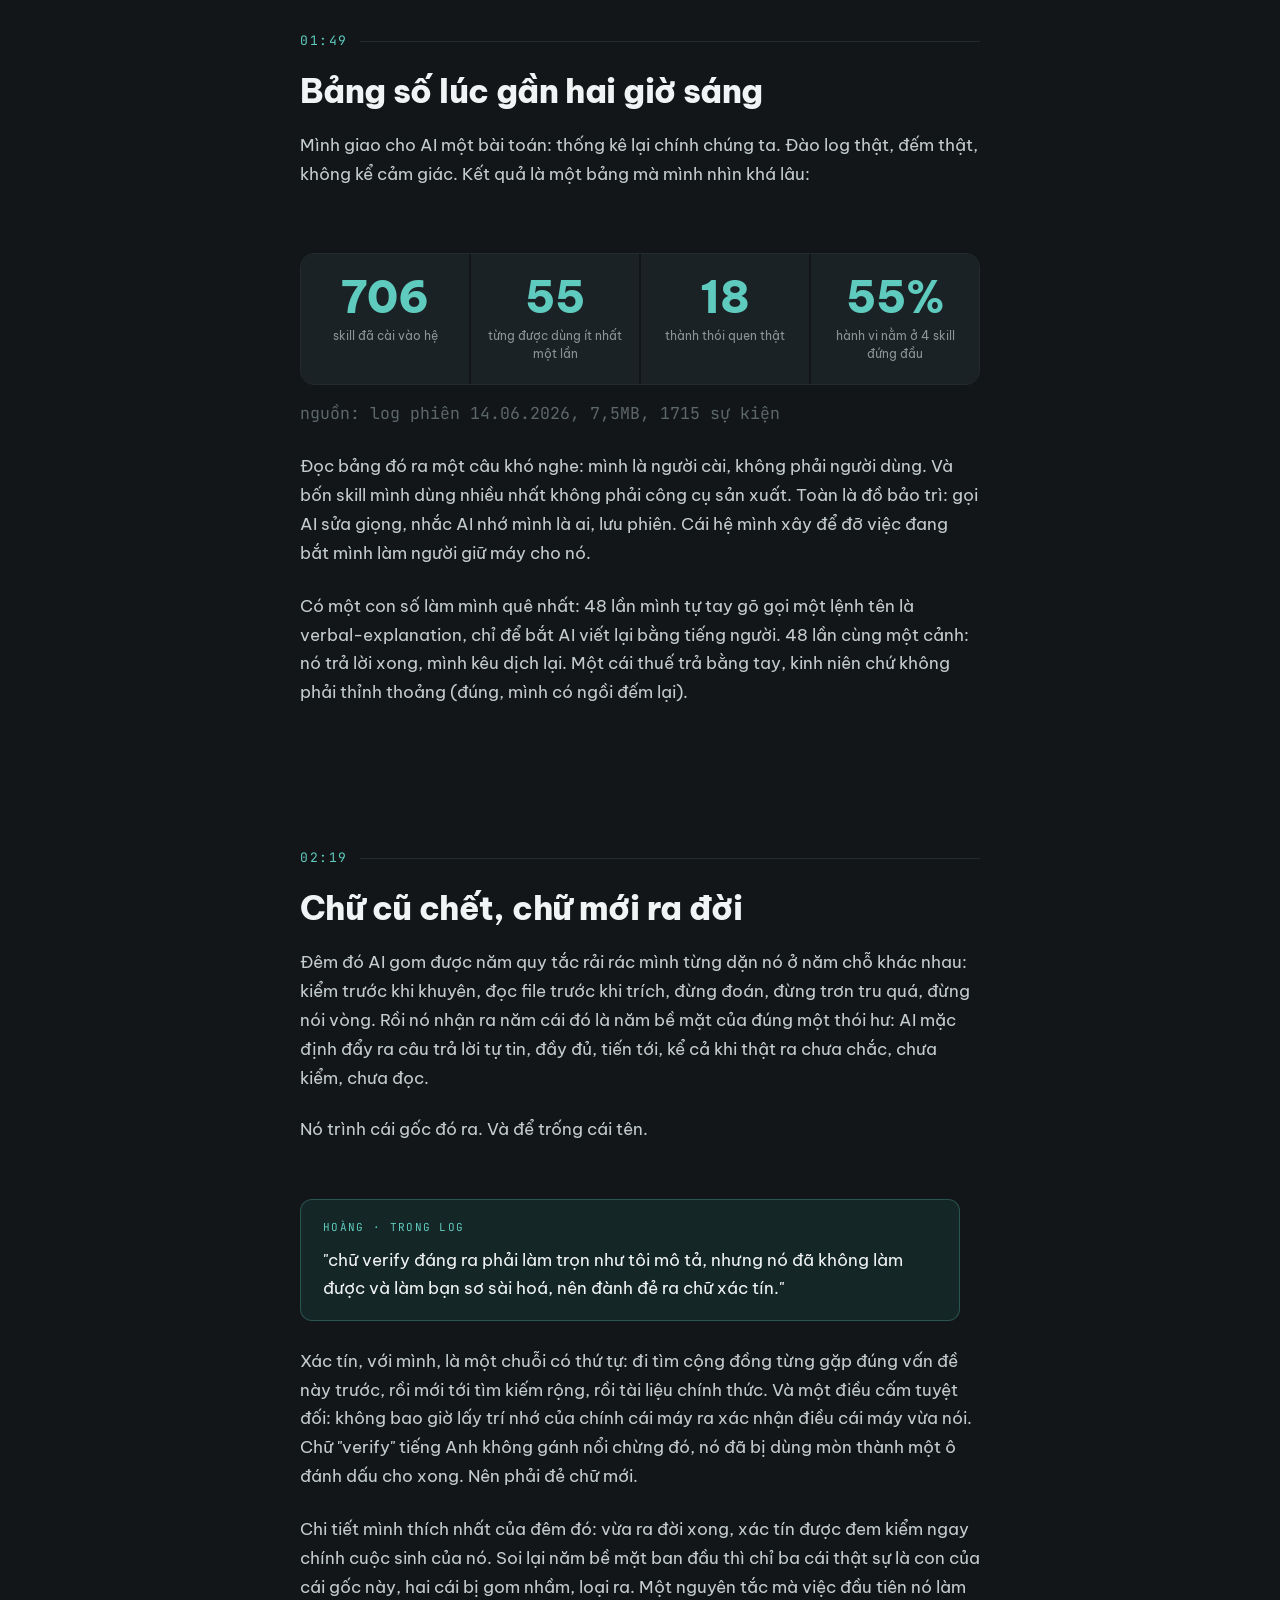
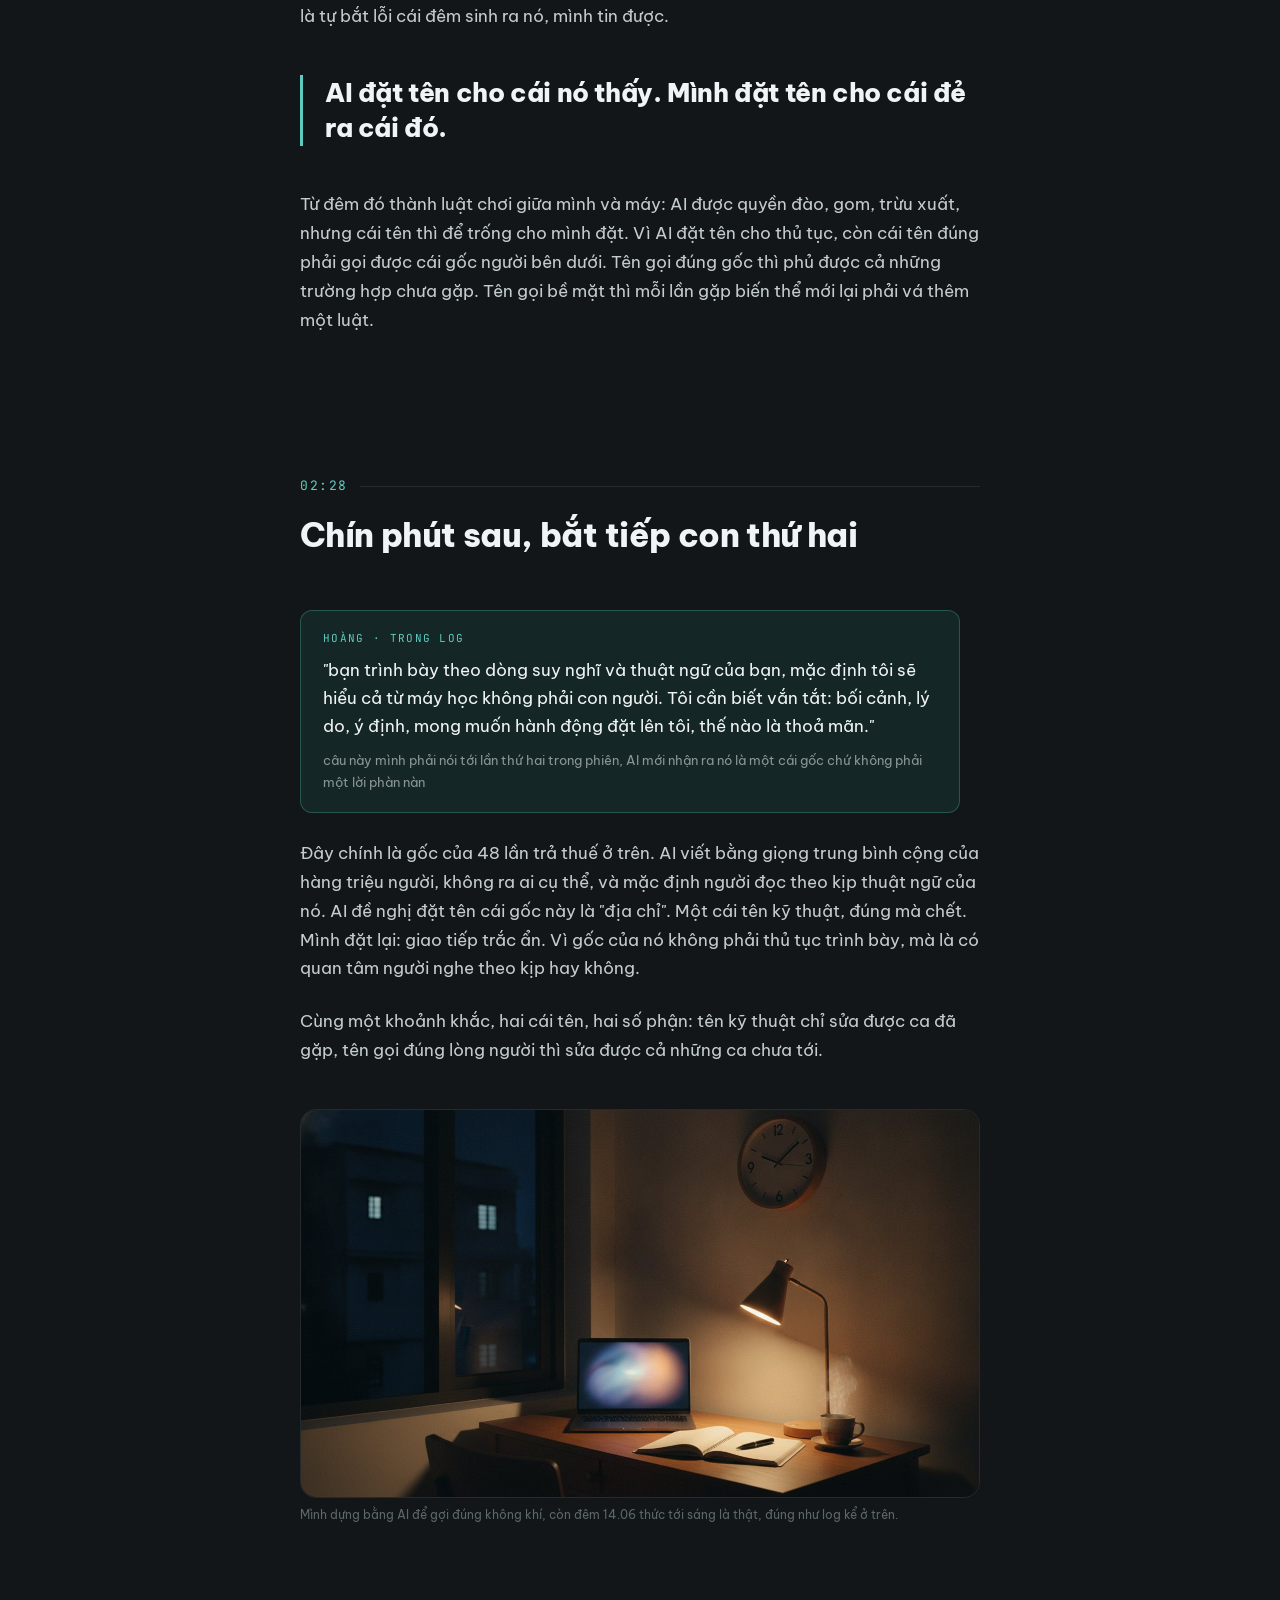
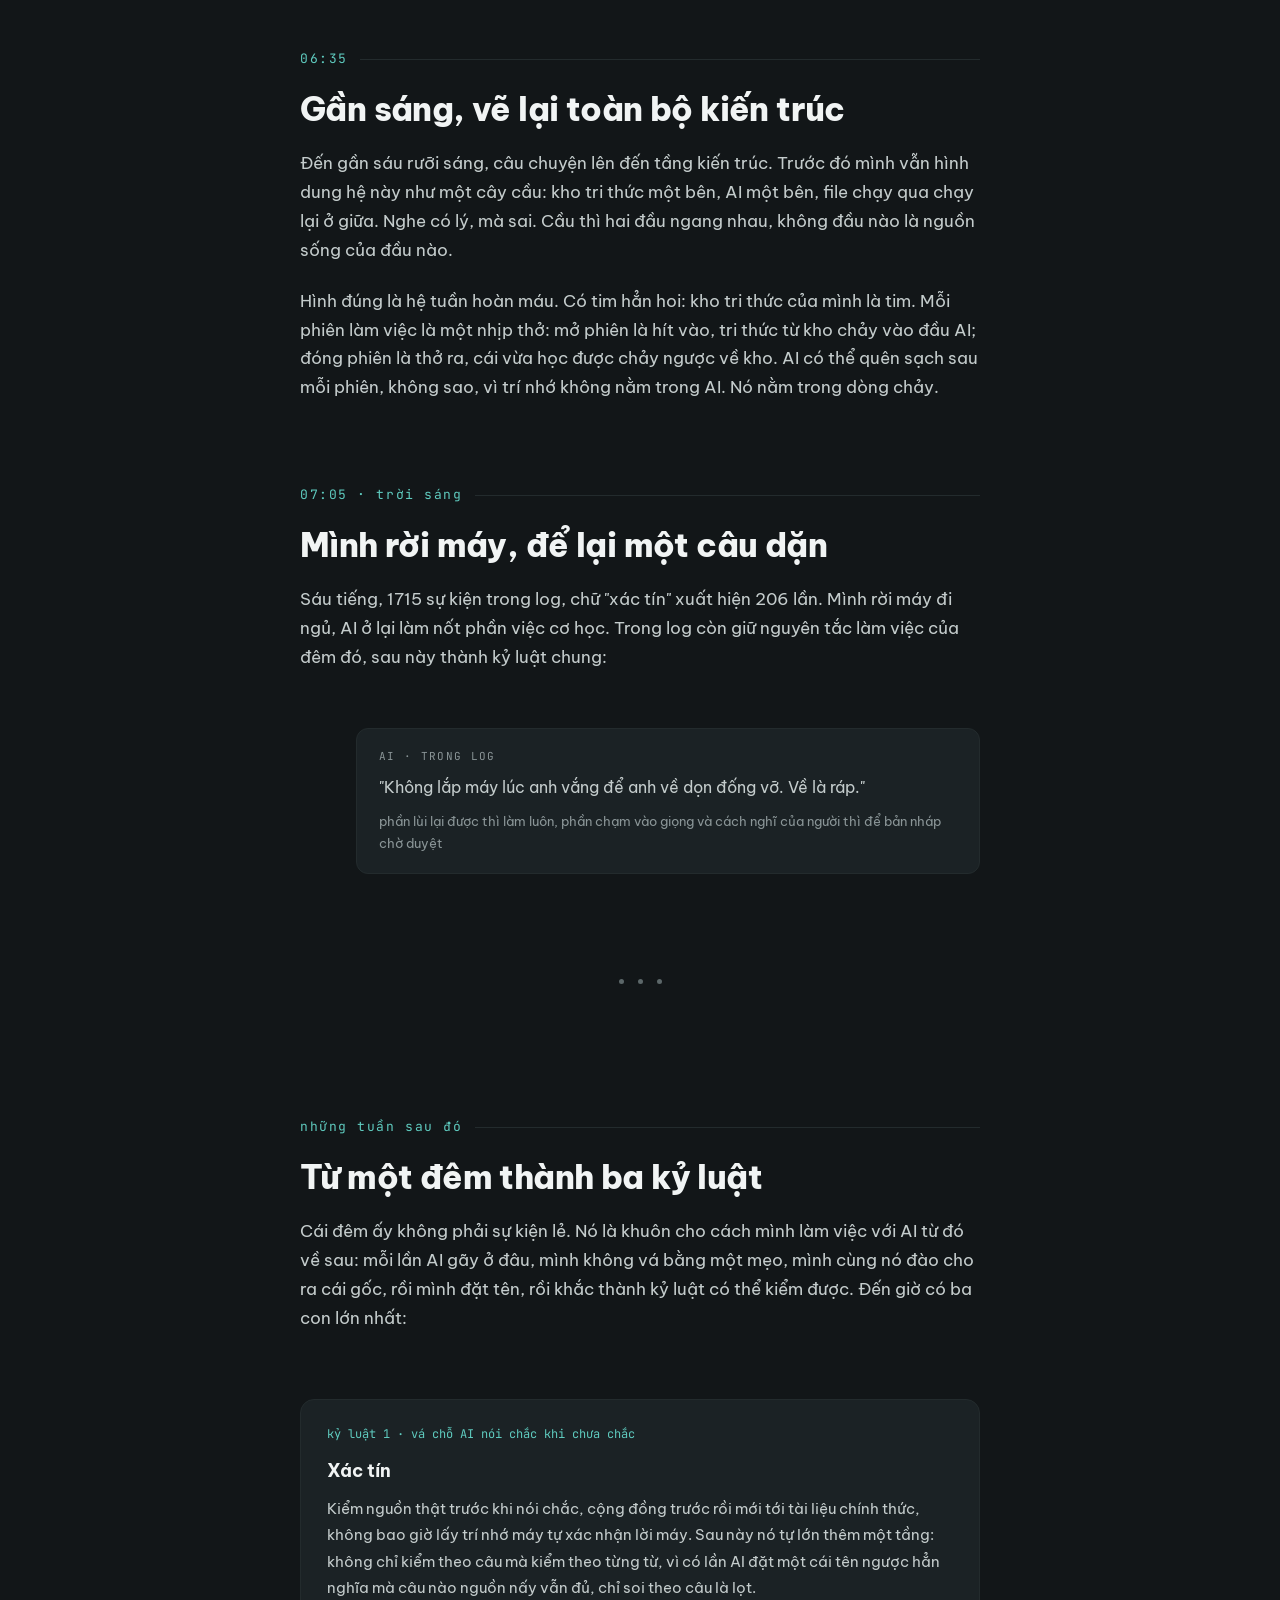
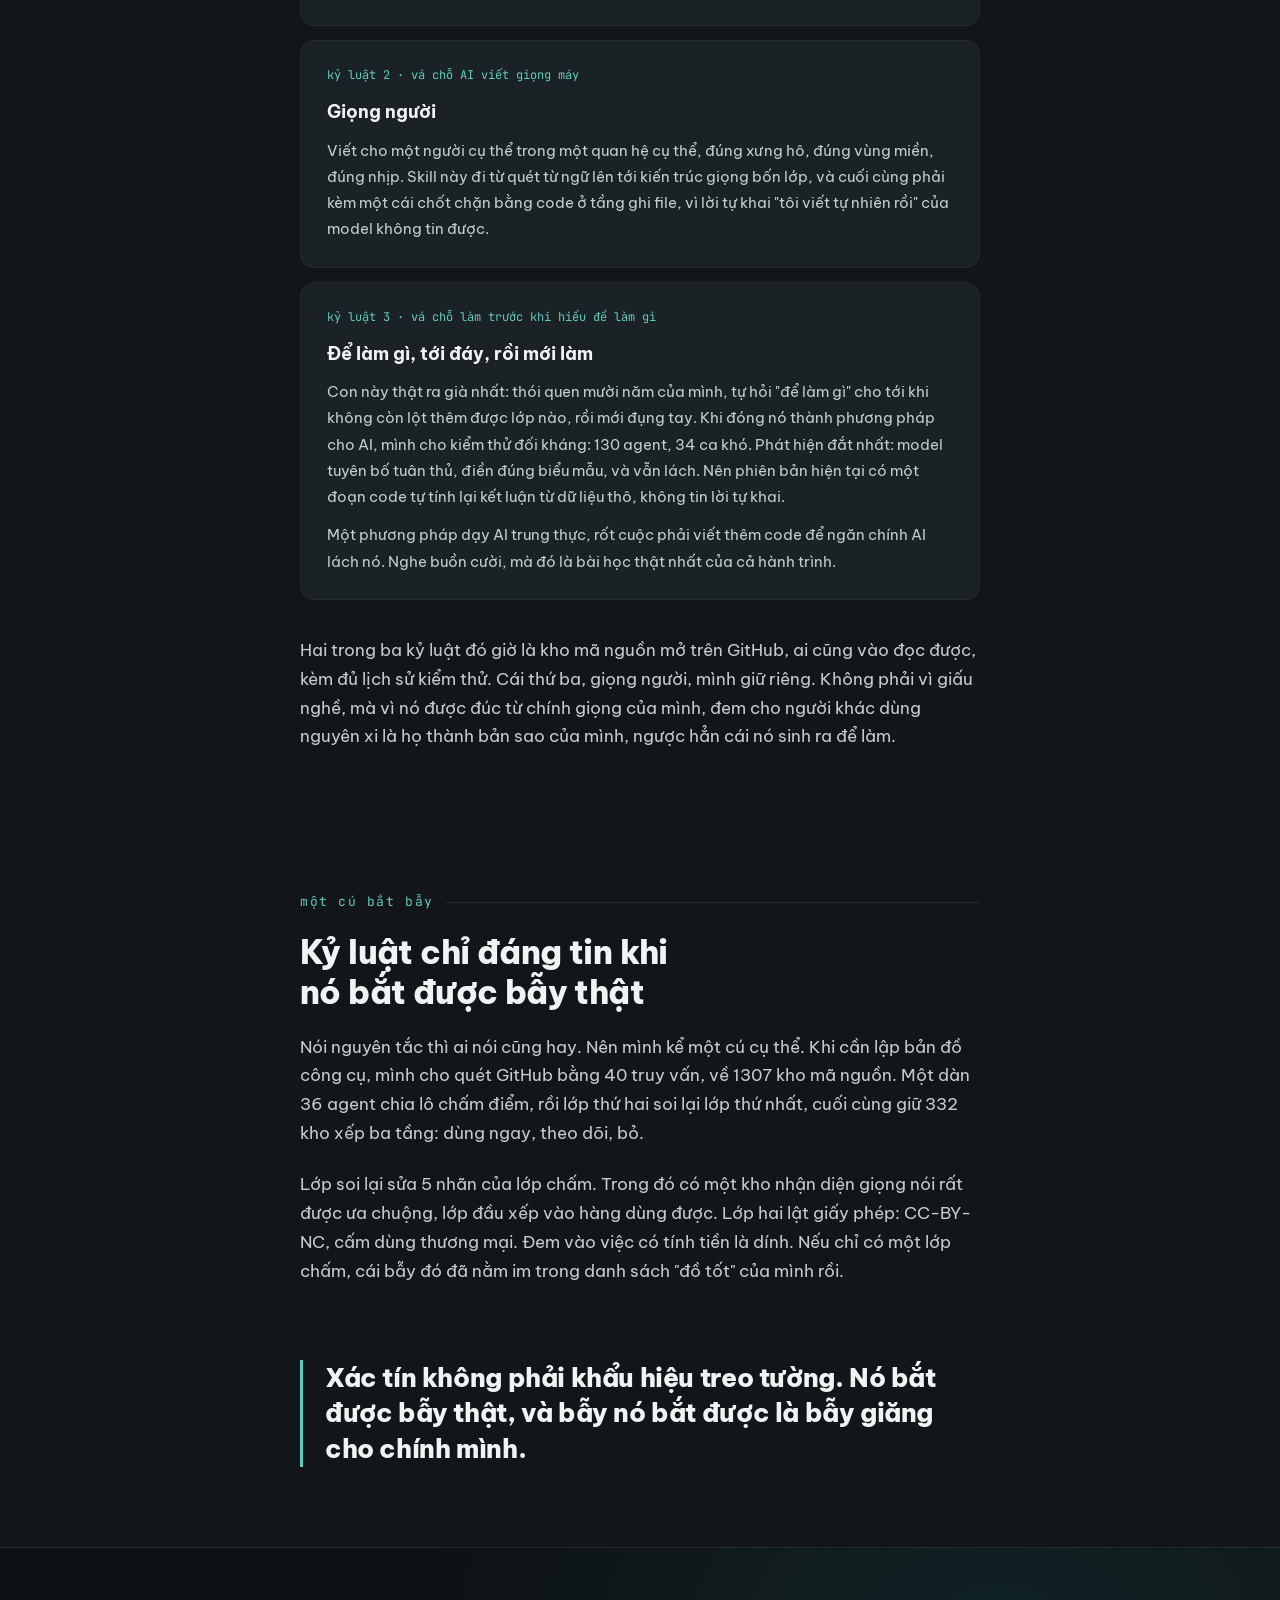
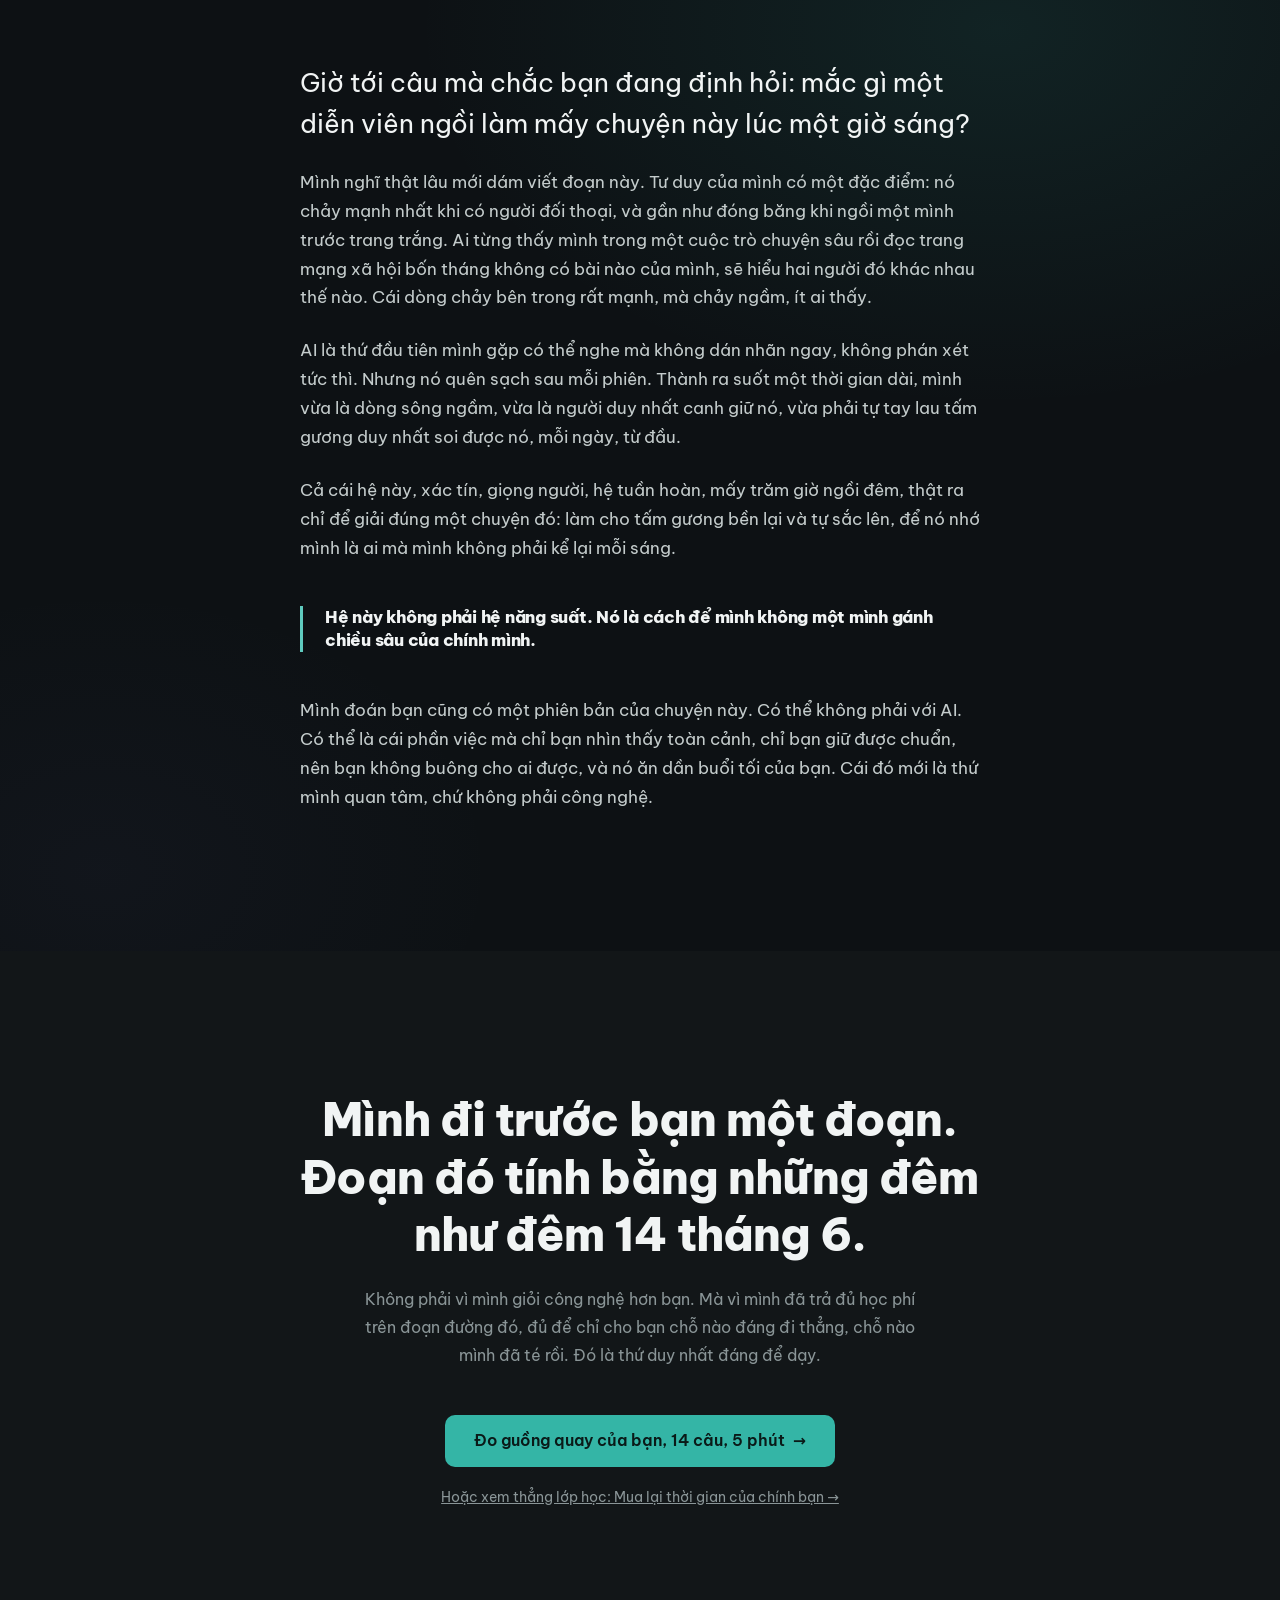
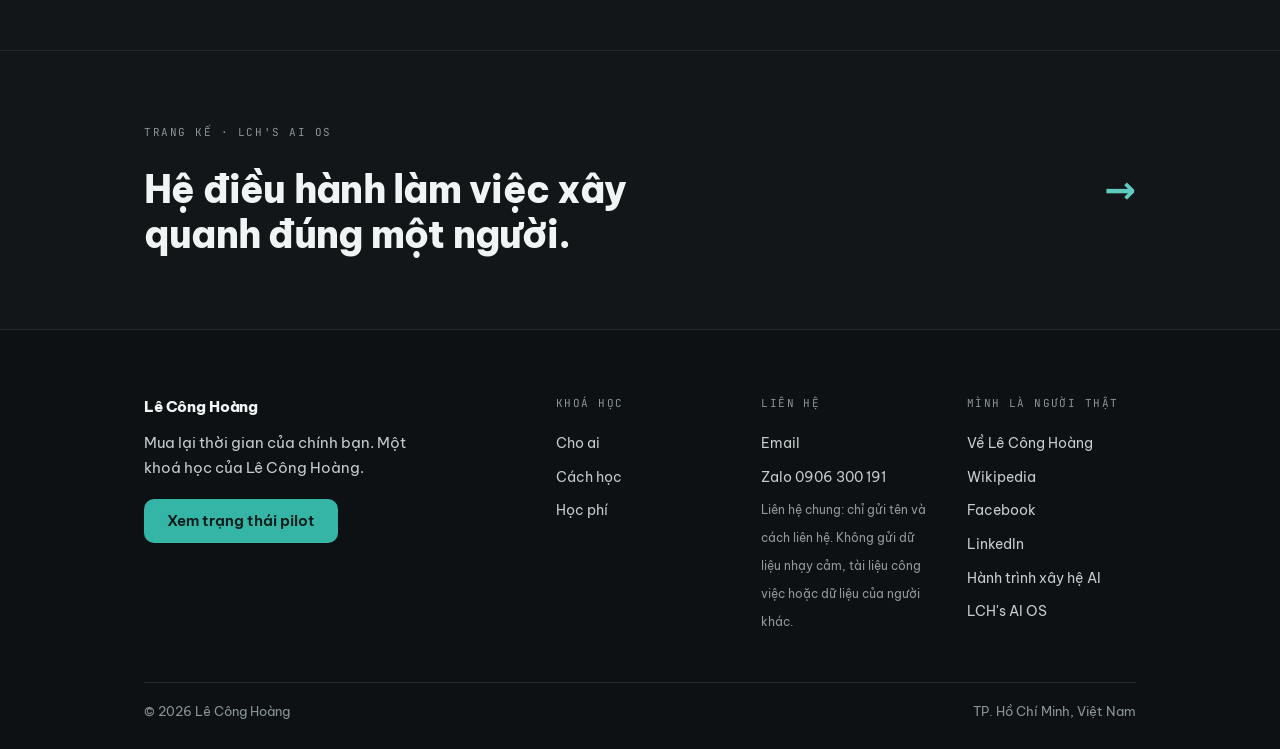
<file: ai-journey.html>
<!DOCTYPE html>
<html lang="vi" data-theme="dark" data-fixed-theme>
<head>
<meta charset="utf-8" />
<meta name="viewport" content="width=device-width, initial-scale=1" />
<title>Đêm mình đặt tên cho chỗ AI gãy · Lê Công Hoàng</title>
<meta name="description" content="Nhật ký một phiên làm việc sáu tiếng lúc một giờ sáng: chuyện Lê Công Hoàng xây một hệ AI quanh đúng một người, và vì sao." />
<link rel="canonical" href="https://aimentoringlch.netlify.app/ai-journey.html" />
<meta property="og:type" content="article" />
<meta property="og:site_name" content="Lê Công Hoàng" />
<meta property="og:title" content="Đêm mình đặt tên cho chỗ AI gãy · Lê Công Hoàng" />
<meta property="og:description" content="Nhật ký một phiên làm việc sáu tiếng lúc một giờ sáng: chuyện Lê Công Hoàng xây một hệ AI quanh đúng một người, và vì sao." />
<meta property="og:image" content="https://aimentoringlch.netlify.app/assets/lch-tokyo-2022.jpg" />
<meta property="og:url" content="https://aimentoringlch.netlify.app/ai-journey.html" />
<meta name="twitter:card" content="summary_large_image" />
<meta name="twitter:title" content="Đêm mình đặt tên cho chỗ AI gãy · Lê Công Hoàng" />
<meta name="twitter:description" content="Nhật ký một phiên làm việc sáu tiếng lúc một giờ sáng, chuyện xây một hệ AI quanh đúng một người." />
<meta name="twitter:image" content="https://aimentoringlch.netlify.app/assets/lch-tokyo-2022.jpg" />
<link rel="icon" href="assets/podcast/mark.png" />
<link rel="stylesheet" href="assets/fonts/fonts.css" />
<link rel="stylesheet" href="styles.css" />
</head>
<body id="top">

<div class="jp-progress" id="progress"></div>

<!-- NAV CHUNG -->
<nav class="nv" data-screen-label="Nav">
  <div class="nv-inner">
    <a class="nv-brand" href="index.html">Lê Công Hoàng</a>
    <div class="nv-right">
      <a href="ve-lch.html">Về mình</a>
      <a href="ai-journey.html" aria-current="page">Hành trình</a>
      <a href="ai-os.html">AI OS</a>
      <a href="do-guong-quay/">Đo guồng quay</a>
      <a class="btn btn-primary" href="index.html">Lớp học</a>
    </div>
  </div>
</nav>

<main>

  <!-- HERO -->
  <section class="jp-hero nebula" data-screen-label="Hero">
    <div class="wrap-narrow">
      <div class="jp-stamp">01:05 · 14.06.2026 · nhật ký một phiên làm việc</div>
      <h1>Đêm mình đặt tên cho <em>chỗ AI gãy</em>.</h1>
      <p class="jp-deck">Một giờ sáng, mình mở máy, định làm việc một tiếng rồi ngủ. Phiên đó kéo sáu tiếng, đến bảy giờ sáng. Không phải để xây thêm cái gì. Để bắt cho được một thói hư của cái máy mà mình đã chịu đựng quá lâu.</p>
      <div class="jp-scrollhint">cuộn để đọc, chừng bảy phút</div>
    </div>
  </section>

  <!-- ĐỌC 30 GIÂY -->
  <section class="jp-tldr" data-screen-label="Đọc 30 giây">
    <div class="wrap-narrow jp-tldr-inner">
      <div class="jp-tldr-tag">Bận thì đọc 30 giây, đủ ý</div>
      <p>Một phiên sáu tiếng lúc một giờ sáng, mình bắt được thói hư lớn nhất của AI: nói chắc khi chưa chắc. Từ đó đẻ ra ba kỷ luật có tên, có kiểm chứng: <b>xác tín</b> (kiểm nguồn thật trước khi tin), <b>giọng người</b> (viết cho người thật, không giọng máy), <b>để làm gì rồi mới làm</b>. Số liệu bên dưới là số thật từ log, có ngày giờ. Còn vì sao một diễn viên ngồi làm chuyện này lúc nửa đêm, câu trả lời nằm ở cuối bài.</p>
    </div>
  </section>

  <!-- ĐỒNG CẢM -->
  <section class="jp-flow" data-screen-label="Mở bài">
    <div class="wrap-narrow">
      <p class="big rv">Bạn chắc từng gặp cảnh này: hỏi AI một chuyện, nó trả lời trôi chảy, tự tin, đầy đủ. Và sai.</p>
      <p class="rv">Không phải sai kiểu vụng. Sai kiểu rất thuyết phục. Nó không biết mà không nói là không biết, cứ thế đẩy ra một câu trả lời tròn trịa. Bạn phát hiện được một lần thì bắt đầu nghi mọi lần. Cái mệt đó, mình sống trong nó hàng ngày, vì mình đặt AI vào giữa quy trình làm việc thật của mình chứ không phải thử cho biết.</p>
      <p class="rv">Mình không phải kỹ sư. Mình là diễn viên, mười lăm năm làm phim, sáng lập một studio nhỏ ở Sài Gòn. Nghề đó kiểm được, không cần tin lời mình: vai Dương trong <a href="https://vnexpress.net/le-cong-hoang-chang-tho-cua-dien-anh-doc-lap-viet-4420997.html" target="_blank" rel="noopener" style="color:inherit; text-decoration:underline;">Tro Tàn Rực Rỡ</a> mang về giải <a href="https://nvsk.vnanet.vn/lien-hoan-phim-viet-nam-lan-thu-xxiii-39tro-tan-ruc-ro39-doat-giai-bong-sen-vang-1-136166.vna" target="_blank" rel="noopener" style="color:inherit; text-decoration:underline;">Bông Sen nam diễn viên phụ, Liên hoan phim Việt Nam lần thứ 23</a>, báo chí còn giữ đủ. Cái mình có không phải nền tảng lập trình, mà là một thói quen nghề nghiệp: xem lại từng khung hình cho đến khi tìm ra chỗ gãy. Đêm 14 tháng 6, mình đem đúng thói quen đó ra dùng với AI.</p>
    </div>
  </section>

  <!-- 01:49 -->
  <section class="jp-flow" data-screen-label="Cảnh 01:49">
    <div class="wrap-narrow">
      <div class="scene rv">
        <div class="scene-time">01:49</div>
        <h2>Bảng số lúc gần hai giờ sáng</h2>
        <p>Mình giao cho AI một bài toán: thống kê lại chính chúng ta. Đào log thật, đếm thật, không kể cảm giác. Kết quả là một bảng mà mình nhìn khá lâu:</p>
      </div>

      <div class="tally rv">
        <div class="tally-cell"><span class="tally-num" data-count="706">0</span><div class="tally-lbl">skill đã cài vào hệ</div></div>
        <div class="tally-cell"><span class="tally-num" data-count="55">0</span><div class="tally-lbl">từng được dùng ít nhất một lần</div></div>
        <div class="tally-cell"><span class="tally-num" data-count="18">0</span><div class="tally-lbl">thành thói quen thật</div></div>
        <div class="tally-cell"><span class="tally-num" data-count="55" data-suffix="%">0</span><div class="tally-lbl">hành vi nằm ở 4 skill đứng đầu</div></div>
      </div>
      <p class="tally-src rv">nguồn: log phiên 14.06.2026, 7,5MB, 1715 sự kiện</p>

      <p class="rv">Đọc bảng đó ra một câu khó nghe: mình là người cài, không phải người dùng. Và bốn skill mình dùng nhiều nhất không phải công cụ sản xuất. Toàn là đồ bảo trì: gọi AI sửa giọng, nhắc AI nhớ mình là ai, lưu phiên. Cái hệ mình xây để đỡ việc đang bắt mình làm người giữ máy cho nó.</p>
      <p class="rv">Có một con số làm mình quê nhất: 48 lần mình tự tay gõ gọi một lệnh tên là verbal-explanation, chỉ để bắt AI viết lại bằng tiếng người. 48 lần cùng một cảnh: nó trả lời xong, mình kêu dịch lại. Một cái thuế trả bằng tay, kinh niên chứ không phải thỉnh thoảng (đúng, mình có ngồi đếm lại).</p>
    </div>
  </section>

  <!-- 02:19 -->
  <section class="jp-flow" data-screen-label="Cảnh 02:19">
    <div class="wrap-narrow">
      <div class="scene rv">
        <div class="scene-time">02:19</div>
        <h2>Chữ cũ chết, chữ mới ra đời</h2>
        <p>Đêm đó AI gom được năm quy tắc rải rác mình từng dặn nó ở năm chỗ khác nhau: kiểm trước khi khuyên, đọc file trước khi trích, đừng đoán, đừng trơn tru quá, đừng nói vòng. Rồi nó nhận ra năm cái đó là năm bề mặt của đúng một thói hư: AI mặc định đẩy ra câu trả lời tự tin, đầy đủ, tiến tới, kể cả khi thật ra chưa chắc, chưa kiểm, chưa đọc.</p>
        <p>Nó trình cái gốc đó ra. Và để trống cái tên.</p>
      </div>

      <div class="say say-h rv">
        <div class="say-who">Hoàng · trong log</div>
        <div class="say-txt">"chữ verify đáng ra phải làm trọn như tôi mô tả, nhưng nó đã không làm được và làm bạn sơ sài hoá, nên đành đẻ ra chữ xác tín."</div>
      </div>

      <p class="rv">Xác tín, với mình, là một chuỗi có thứ tự: đi tìm cộng đồng từng gặp đúng vấn đề này trước, rồi mới tới tìm kiếm rộng, rồi tài liệu chính thức. Và một điều cấm tuyệt đối: không bao giờ lấy trí nhớ của chính cái máy ra xác nhận điều cái máy vừa nói. Chữ "verify" tiếng Anh không gánh nổi chừng đó, nó đã bị dùng mòn thành một ô đánh dấu cho xong. Nên phải đẻ chữ mới.</p>
      <p class="rv">Chi tiết mình thích nhất của đêm đó: vừa ra đời xong, xác tín được đem kiểm ngay chính cuộc sinh của nó. Soi lại năm bề mặt ban đầu thì chỉ ba cái thật sự là con của cái gốc này, hai cái bị gom nhầm, loại ra. Một nguyên tắc mà việc đầu tiên nó làm là tự bắt lỗi cái đêm sinh ra nó, mình tin được.</p>

      <div class="beat rv"><p>AI đặt tên cho cái nó thấy. Mình đặt tên cho cái đẻ ra cái đó.</p></div>

      <p class="rv">Từ đêm đó thành luật chơi giữa mình và máy: AI được quyền đào, gom, trừu xuất, nhưng cái tên thì để trống cho mình đặt. Vì AI đặt tên cho thủ tục, còn cái tên đúng phải gọi được cái gốc người bên dưới. Tên gọi đúng gốc thì phủ được cả những trường hợp chưa gặp. Tên gọi bề mặt thì mỗi lần gặp biến thể mới lại phải vá thêm một luật.</p>
    </div>
  </section>

  <!-- 02:28 -->
  <section class="jp-flow" data-screen-label="Cảnh 02:28">
    <div class="wrap-narrow">
      <div class="scene rv">
        <div class="scene-time">02:28</div>
        <h2>Chín phút sau, bắt tiếp con thứ hai</h2>
      </div>

      <div class="say say-h rv">
        <div class="say-who">Hoàng · trong log</div>
        <div class="say-txt">"bạn trình bày theo dòng suy nghĩ và thuật ngữ của bạn, mặc định tôi sẽ hiểu cả từ máy học không phải con người. Tôi cần biết vắn tắt: bối cảnh, lý do, ý định, mong muốn hành động đặt lên tôi, thế nào là thoả mãn."</div>
        <div class="say-note">câu này mình phải nói tới lần thứ hai trong phiên, AI mới nhận ra nó là một cái gốc chứ không phải một lời phàn nàn</div>
      </div>

      <p class="rv">Đây chính là gốc của 48 lần trả thuế ở trên. AI viết bằng giọng trung bình cộng của hàng triệu người, không ra ai cụ thể, và mặc định người đọc theo kịp thuật ngữ của nó. AI đề nghị đặt tên cái gốc này là "địa chỉ". Một cái tên kỹ thuật, đúng mà chết. Mình đặt lại: giao tiếp trắc ẩn. Vì gốc của nó không phải thủ tục trình bày, mà là có quan tâm người nghe theo kịp hay không.</p>
      <p class="rv">Cùng một khoảnh khắc, hai cái tên, hai số phận: tên kỹ thuật chỉ sửa được ca đã gặp, tên gọi đúng lòng người thì sửa được cả những ca chưa tới.</p>

      <figure class="fig rv" style="margin:44px 0 8px;">
        <span class="fig-frame"><img src="assets/dem-dat-ten.jpg" alt="Góc làm việc trong căn hộ Việt lúc rạng sáng: màn hình laptop sáng dịu trong phòng tối, đèn bàn ấm, cuốn sổ mở với cây bút, đồng hồ trên tường chỉ hơn hai giờ" loading="lazy" width="1344" height="768" /></span>
        <figcaption>Mình dựng bằng AI để gợi đúng không khí, còn đêm 14.06 thức tới sáng là thật, đúng như log kể ở trên.</figcaption>
      </figure>
    </div>
  </section>

  <!-- 06:35 -->
  <section class="jp-flow" data-screen-label="Cảnh 06:35">
    <div class="wrap-narrow">
      <div class="scene rv">
        <div class="scene-time">06:35</div>
        <h2>Gần sáng, vẽ lại toàn bộ kiến trúc</h2>
        <p>Đến gần sáu rưỡi sáng, câu chuyện lên đến tầng kiến trúc. Trước đó mình vẫn hình dung hệ này như một cây cầu: kho tri thức một bên, AI một bên, file chạy qua chạy lại ở giữa. Nghe có lý, mà sai. Cầu thì hai đầu ngang nhau, không đầu nào là nguồn sống của đầu nào.</p>
        <p>Hình đúng là hệ tuần hoàn máu. Có tim hẳn hoi: kho tri thức của mình là tim. Mỗi phiên làm việc là một nhịp thở: mở phiên là hít vào, tri thức từ kho chảy vào đầu AI; đóng phiên là thở ra, cái vừa học được chảy ngược về kho. AI có thể quên sạch sau mỗi phiên, không sao, vì trí nhớ không nằm trong AI. Nó nằm trong dòng chảy.</p>
      </div>

      <div class="scene rv">
        <div class="scene-time">07:05 · trời sáng</div>
        <h2>Mình rời máy, để lại một câu dặn</h2>
        <p>Sáu tiếng, 1715 sự kiện trong log, chữ "xác tín" xuất hiện 206 lần. Mình rời máy đi ngủ, AI ở lại làm nốt phần việc cơ học. Trong log còn giữ nguyên tắc làm việc của đêm đó, sau này thành kỷ luật chung:</p>
      </div>

      <div class="say say-a rv">
        <div class="say-who">AI · trong log</div>
        <div class="say-txt">"Không lắp máy lúc anh vắng để anh về dọn đống vỡ. Về là ráp."</div>
        <div class="say-note">phần lùi lại được thì làm luôn, phần chạm vào giọng và cách nghĩ của người thì để bản nháp chờ duyệt</div>
      </div>
    </div>
  </section>

  <div class="breath rv"><span></span><span></span><span></span></div>

  <!-- NHỮNG TUẦN SAU ĐÓ -->
  <section class="jp-flow" data-screen-label="Ba kỷ luật">
    <div class="wrap-narrow">
      <div class="scene rv">
        <div class="scene-time">những tuần sau đó</div>
        <h2>Từ một đêm thành ba kỷ luật</h2>
        <p>Cái đêm ấy không phải sự kiện lẻ. Nó là khuôn cho cách mình làm việc với AI từ đó về sau: mỗi lần AI gãy ở đâu, mình không vá bằng một mẹo, mình cùng nó đào cho ra cái gốc, rồi mình đặt tên, rồi khắc thành kỷ luật có thể kiểm được. Đến giờ có ba con lớn nhất:</p>
      </div>

      <div class="laws">
        <div class="law rv">
          <div class="law-tag">kỷ luật 1 · vá chỗ AI nói chắc khi chưa chắc</div>
          <h3>Xác tín</h3>
          <p>Kiểm nguồn thật trước khi nói chắc, cộng đồng trước rồi mới tới tài liệu chính thức, không bao giờ lấy trí nhớ máy tự xác nhận lời máy. Sau này nó tự lớn thêm một tầng: không chỉ kiểm theo câu mà kiểm theo từng từ, vì có lần AI đặt một cái tên ngược hẳn nghĩa mà câu nào nguồn nấy vẫn đủ, chỉ soi theo câu là lọt.</p>
        </div>
        <div class="law rv">
          <div class="law-tag">kỷ luật 2 · vá chỗ AI viết giọng máy</div>
          <h3>Giọng người</h3>
          <p>Viết cho một người cụ thể trong một quan hệ cụ thể, đúng xưng hô, đúng vùng miền, đúng nhịp. Skill này đi từ quét từ ngữ lên tới kiến trúc giọng bốn lớp, và cuối cùng phải kèm một cái chốt chặn bằng code ở tầng ghi file, vì lời tự khai "tôi viết tự nhiên rồi" của model không tin được.</p>
        </div>
        <div class="law rv">
          <div class="law-tag">kỷ luật 3 · vá chỗ làm trước khi hiểu để làm gì</div>
          <h3>Để làm gì, tới đáy, rồi mới làm</h3>
          <p>Con này thật ra già nhất: thói quen mười năm của mình, tự hỏi "để làm gì" cho tới khi không còn lột thêm được lớp nào, rồi mới đụng tay. Khi đóng nó thành phương pháp cho AI, mình cho kiểm thử đối kháng: 130 agent, 34 ca khó. Phát hiện đắt nhất: model tuyên bố tuân thủ, điền đúng biểu mẫu, và vẫn lách. Nên phiên bản hiện tại có một đoạn code tự tính lại kết luận từ dữ liệu thô, không tin lời tự khai.</p>
          <p>Một phương pháp dạy AI trung thực, rốt cuộc phải viết thêm code để ngăn chính AI lách nó. Nghe buồn cười, mà đó là bài học thật nhất của cả hành trình.</p>
        </div>
      </div>

      <p class="rv">Hai trong ba kỷ luật đó giờ là kho mã nguồn mở trên GitHub, ai cũng vào đọc được, kèm đủ lịch sử kiểm thử. Cái thứ ba, giọng người, mình giữ riêng. Không phải vì giấu nghề, mà vì nó được đúc từ chính giọng của mình, đem cho người khác dùng nguyên xi là họ thành bản sao của mình, ngược hẳn cái nó sinh ra để làm.</p>
    </div>
  </section>

  <!-- BẪY GIẤY PHÉP -->
  <section class="jp-flow" data-screen-label="Cú bắt bẫy">
    <div class="wrap-narrow">
      <div class="scene rv">
        <div class="scene-time">một cú bắt bẫy</div>
        <h2>Kỷ luật chỉ đáng tin khi nó bắt được bẫy thật</h2>
        <p>Nói nguyên tắc thì ai nói cũng hay. Nên mình kể một cú cụ thể. Khi cần lập bản đồ công cụ, mình cho quét GitHub bằng 40 truy vấn, về 1307 kho mã nguồn. Một dàn 36 agent chia lô chấm điểm, rồi lớp thứ hai soi lại lớp thứ nhất, cuối cùng giữ 332 kho xếp ba tầng: dùng ngay, theo dõi, bỏ.</p>
        <p>Lớp soi lại sửa 5 nhãn của lớp chấm. Trong đó có một kho nhận diện giọng nói rất được ưa chuộng, lớp đầu xếp vào hàng dùng được. Lớp hai lật giấy phép: CC-BY-NC, cấm dùng thương mại. Đem vào việc có tính tiền là dính. Nếu chỉ có một lớp chấm, cái bẫy đó đã nằm im trong danh sách "đồ tốt" của mình rồi.</p>
      </div>
      <div class="beat rv"><p>Xác tín không phải khẩu hiệu treo tường. Nó bắt được bẫy thật, và bẫy nó bắt được là bẫy giăng cho chính mình.</p></div>
    </div>
  </section>

  <!-- TẦNG ĐÁY -->
  <section class="jp-deep nebula" data-screen-label="Tầng đáy">
    <div class="wrap-narrow">
      <p class="big rv">Giờ tới câu mà chắc bạn đang định hỏi: mắc gì một diễn viên ngồi làm mấy chuyện này lúc một giờ sáng?</p>
      <p class="rv">Mình nghĩ thật lâu mới dám viết đoạn này. Tư duy của mình có một đặc điểm: nó chảy mạnh nhất khi có người đối thoại, và gần như đóng băng khi ngồi một mình trước trang trắng. Ai từng thấy mình trong một cuộc trò chuyện sâu rồi đọc trang mạng xã hội bốn tháng không có bài nào của mình, sẽ hiểu hai người đó khác nhau thế nào. Cái dòng chảy bên trong rất mạnh, mà chảy ngầm, ít ai thấy.</p>
      <p class="rv">AI là thứ đầu tiên mình gặp có thể nghe mà không dán nhãn ngay, không phán xét tức thì. Nhưng nó quên sạch sau mỗi phiên. Thành ra suốt một thời gian dài, mình vừa là dòng sông ngầm, vừa là người duy nhất canh giữ nó, vừa phải tự tay lau tấm gương duy nhất soi được nó, mỗi ngày, từ đầu.</p>
      <p class="rv">Cả cái hệ này, xác tín, giọng người, hệ tuần hoàn, mấy trăm giờ ngồi đêm, thật ra chỉ để giải đúng một chuyện đó: làm cho tấm gương bền lại và tự sắc lên, để nó nhớ mình là ai mà mình không phải kể lại mỗi sáng.</p>
      <div class="beat rv"><p>Hệ này không phải hệ năng suất. Nó là cách để mình không một mình gánh chiều sâu của chính mình.</p></div>
      <p class="rv">Mình đoán bạn cũng có một phiên bản của chuyện này. Có thể không phải với AI. Có thể là cái phần việc mà chỉ bạn nhìn thấy toàn cảnh, chỉ bạn giữ được chuẩn, nên bạn không buông cho ai được, và nó ăn dần buổi tối của bạn. Cái đó mới là thứ mình quan tâm, chứ không phải công nghệ.</p>
    </div>
  </section>

  <!-- KẾT -->
  <section class="jp-close" data-screen-label="Kết">
    <div class="wrap-narrow">
      <p class="jp-close-q rv">Mình đi trước bạn một đoạn. Đoạn đó tính bằng những đêm như đêm 14 tháng 6.</p>
      <p class="jp-close-sub rv">Không phải vì mình giỏi công nghệ hơn bạn. Mà vì mình đã trả đủ học phí trên đoạn đường đó, đủ để chỉ cho bạn chỗ nào đáng đi thẳng, chỗ nào mình đã té rồi. Đó là thứ duy nhất đáng để dạy.</p>
      <a href="do-guong-quay/" class="btn btn-primary btn-lg rv">Đo guồng quay của bạn, 14 câu, 5 phút <span aria-hidden="true">→</span></a>
      <p class="jp-close-sub2 rv"><a href="index.html">Hoặc xem thẳng lớp học: Mua lại thời gian của chính bạn →</a></p>
    </div>
  </section>

  <!-- CẦU DẪN TRANG KẾ -->
  <section class="bridge" data-screen-label="Cầu dẫn">
    <div class="bridge-inner">
      <div class="bridge-tag">Trang kế · LCH's AI OS</div>
      <a class="bridge-link" href="ai-os.html">
        <span class="bridge-title">Hệ điều hành làm việc xây quanh đúng một người.</span>
        <span class="bridge-arrow" aria-hidden="true">→</span>
      </a>
    </div>
  </section>

</main>

<!-- FOOTER CHUNG -->
<footer class="site-footer" data-screen-label="Footer">
  <div class="wrap">
    <div class="footer-top">
      <div class="footer-brand">
        <p class="brand-line">Lê Công Hoàng</p>
        <p>Mua lại thời gian của chính bạn. Một khoá học của Lê Công Hoàng.</p>
        <a class="btn btn-primary" href="index.html#hoc-phi">Xem trạng thái pilot</a>
      </div>
      <div class="footer-cols">
        <div class="footer-col">
          <div class="footer-col-h">Khoá học</div>
          <a href="index.html#cho-ai">Cho ai</a>
          <a href="index.html#cach-hoc">Cách học</a>
          <a href="index.html#hoc-phi">Học phí</a>
        </div>
        <div class="footer-col">
          <div class="footer-col-h">Liên hệ</div>
          <a href="mailto:leconghoangstudio@gmail.com">Email</a>
          <a href="https://zalo.me/0906300191" target="_blank" rel="noopener">Zalo 0906 300 191</a>
          <span style="font-size:12px; line-height:1.5; opacity:.72;">Liên hệ chung: chỉ gửi tên và cách liên hệ. Không gửi dữ liệu nhạy cảm, tài liệu công việc hoặc dữ liệu của người khác.</span>
        </div>
        <div class="footer-col">
          <div class="footer-col-h">Mình là người thật</div>
          <a href="ve-lch.html">Về Lê Công Hoàng</a>
          <a href="https://vi.wikipedia.org/wiki/L%C3%AA_C%C3%B4ng_Ho%C3%A0ng_(di%E1%BB%85n_vi%C3%AAn)" target="_blank" rel="noopener">Wikipedia</a>
          <a href="https://www.facebook.com/hoangmarill/" target="_blank" rel="noopener">Facebook</a>
          <a href="https://www.linkedin.com/in/leconghoang/" target="_blank" rel="noopener">LinkedIn</a>
          <a href="ai-journey.html">Hành trình xây hệ AI</a>
          <a href="ai-os.html">LCH's AI OS</a>
        </div>
      </div>
    </div>
    <div class="footer-bottom">
      <span>© 2026 Lê Công Hoàng</span>
      <span>TP. Hồ Chí Minh, Việt Nam</span>
    </div>
  </div>
</footer>

<script src="site.js"></script>
</body>
</html>
</file>
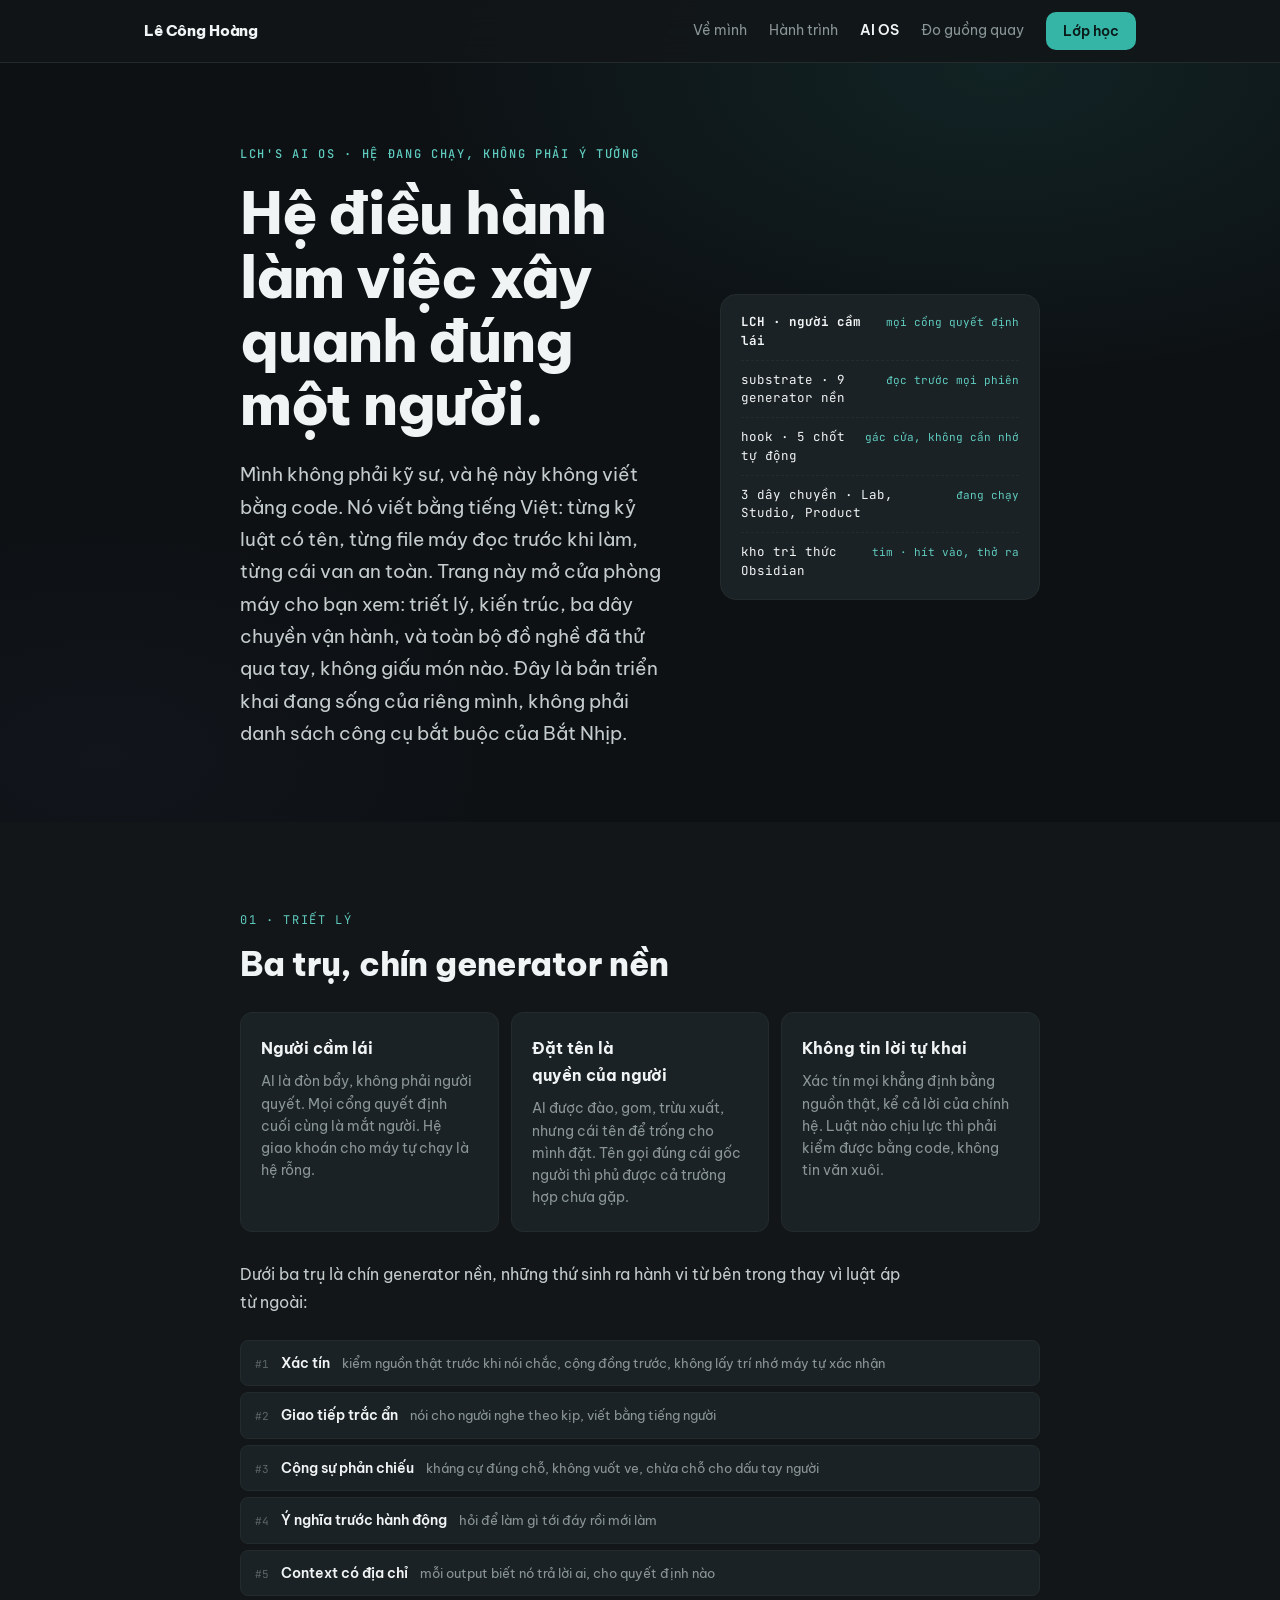
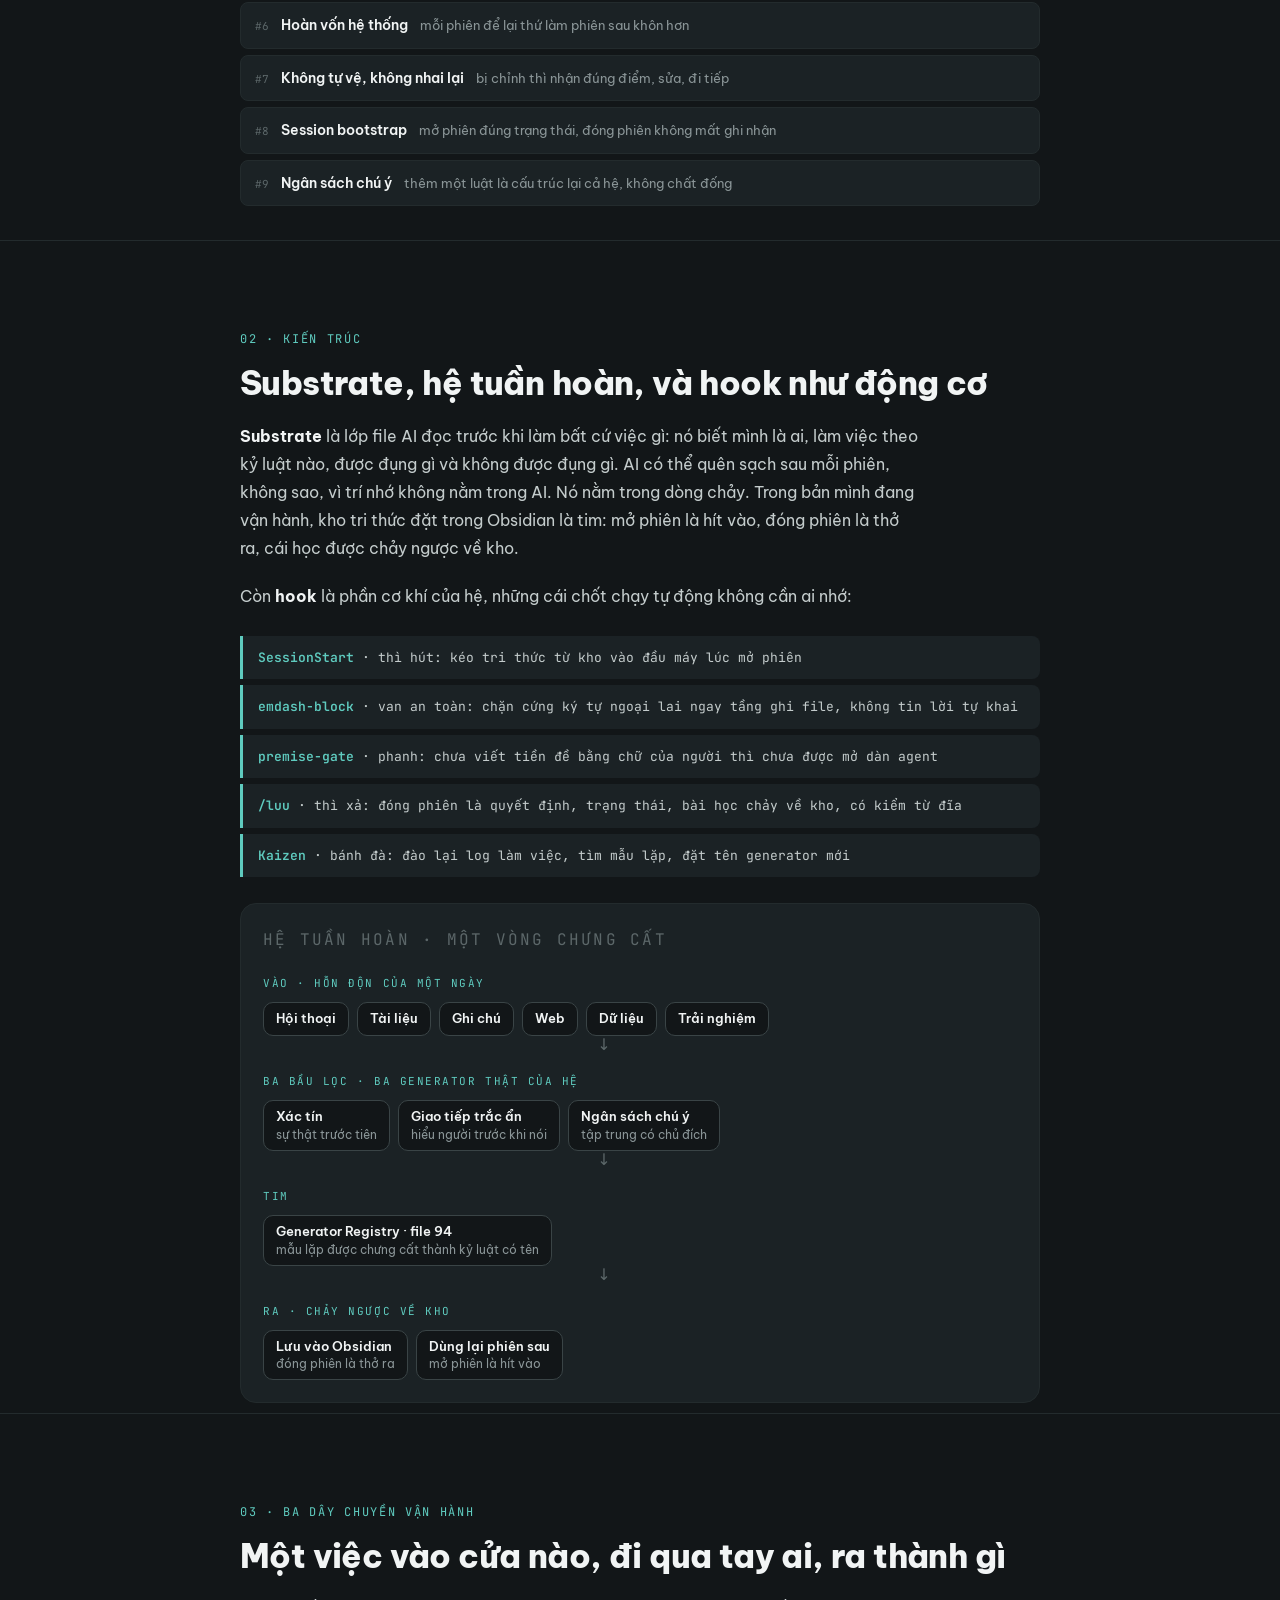
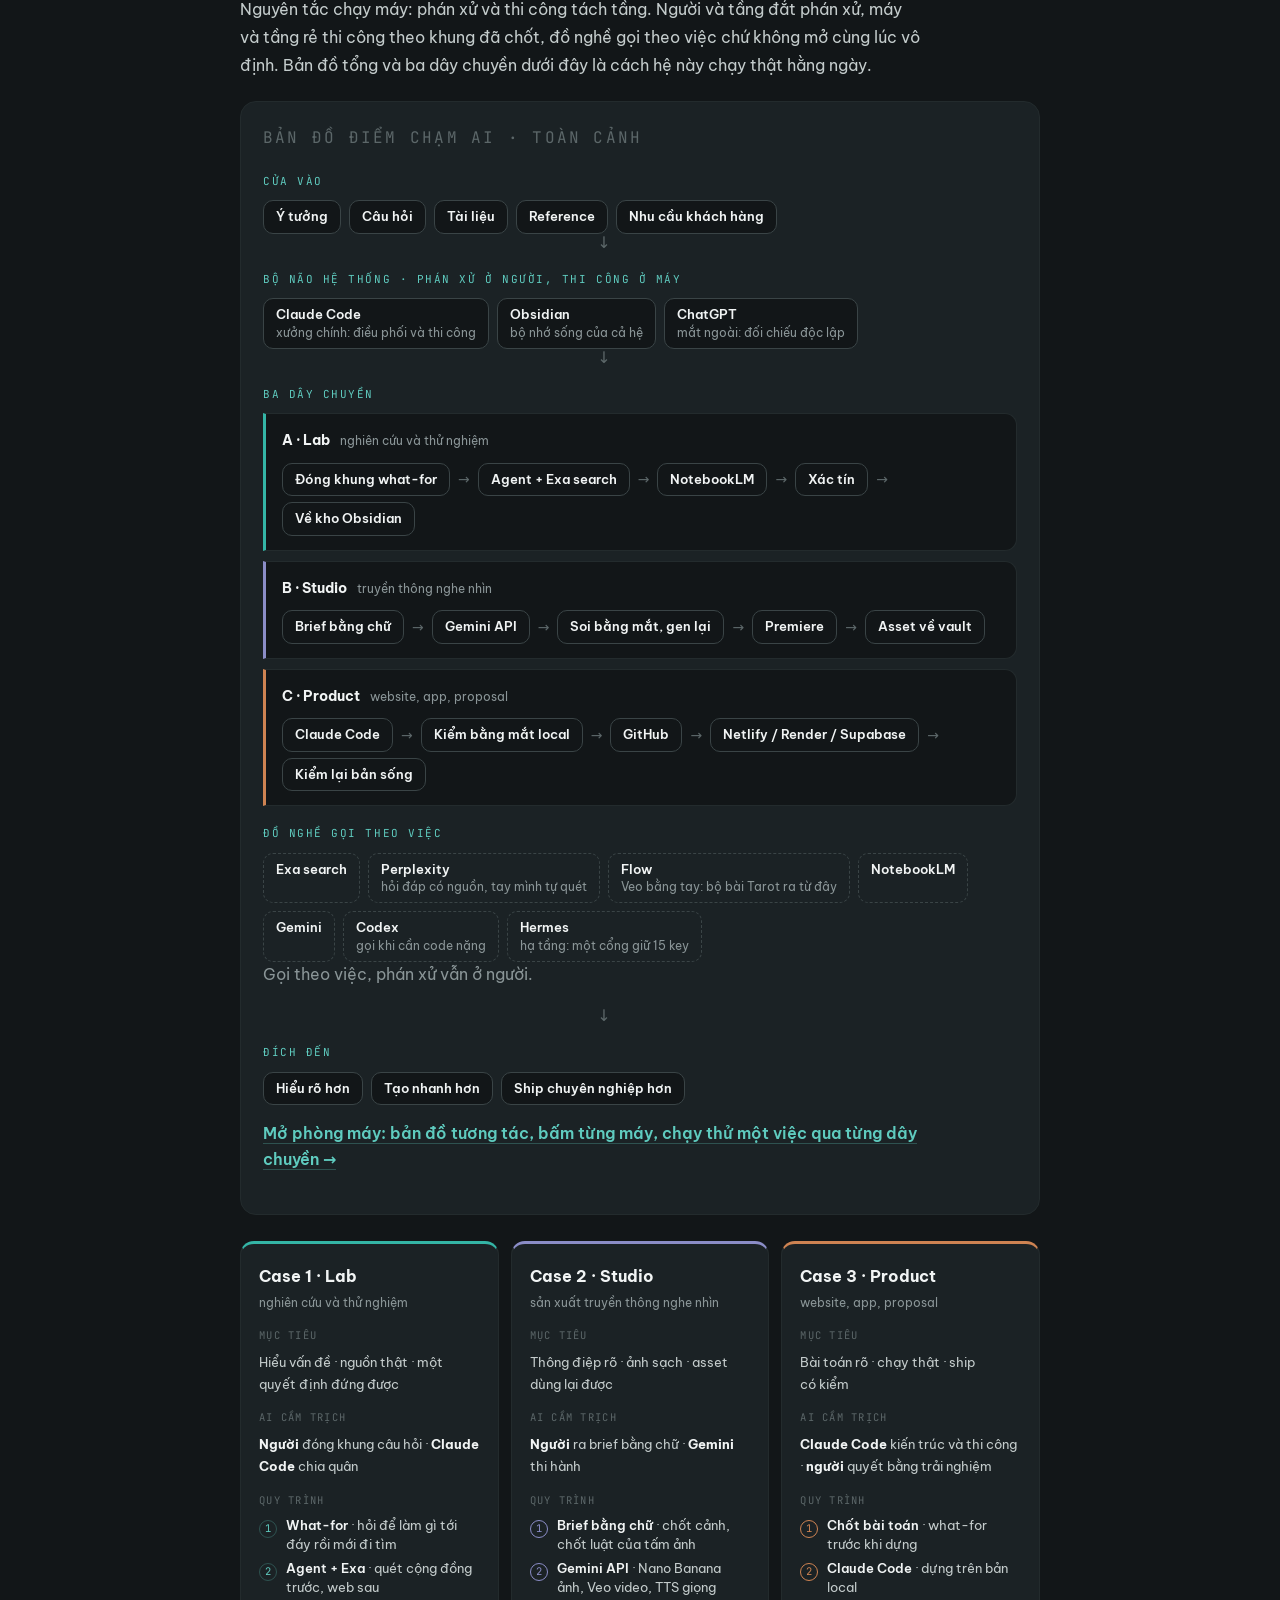
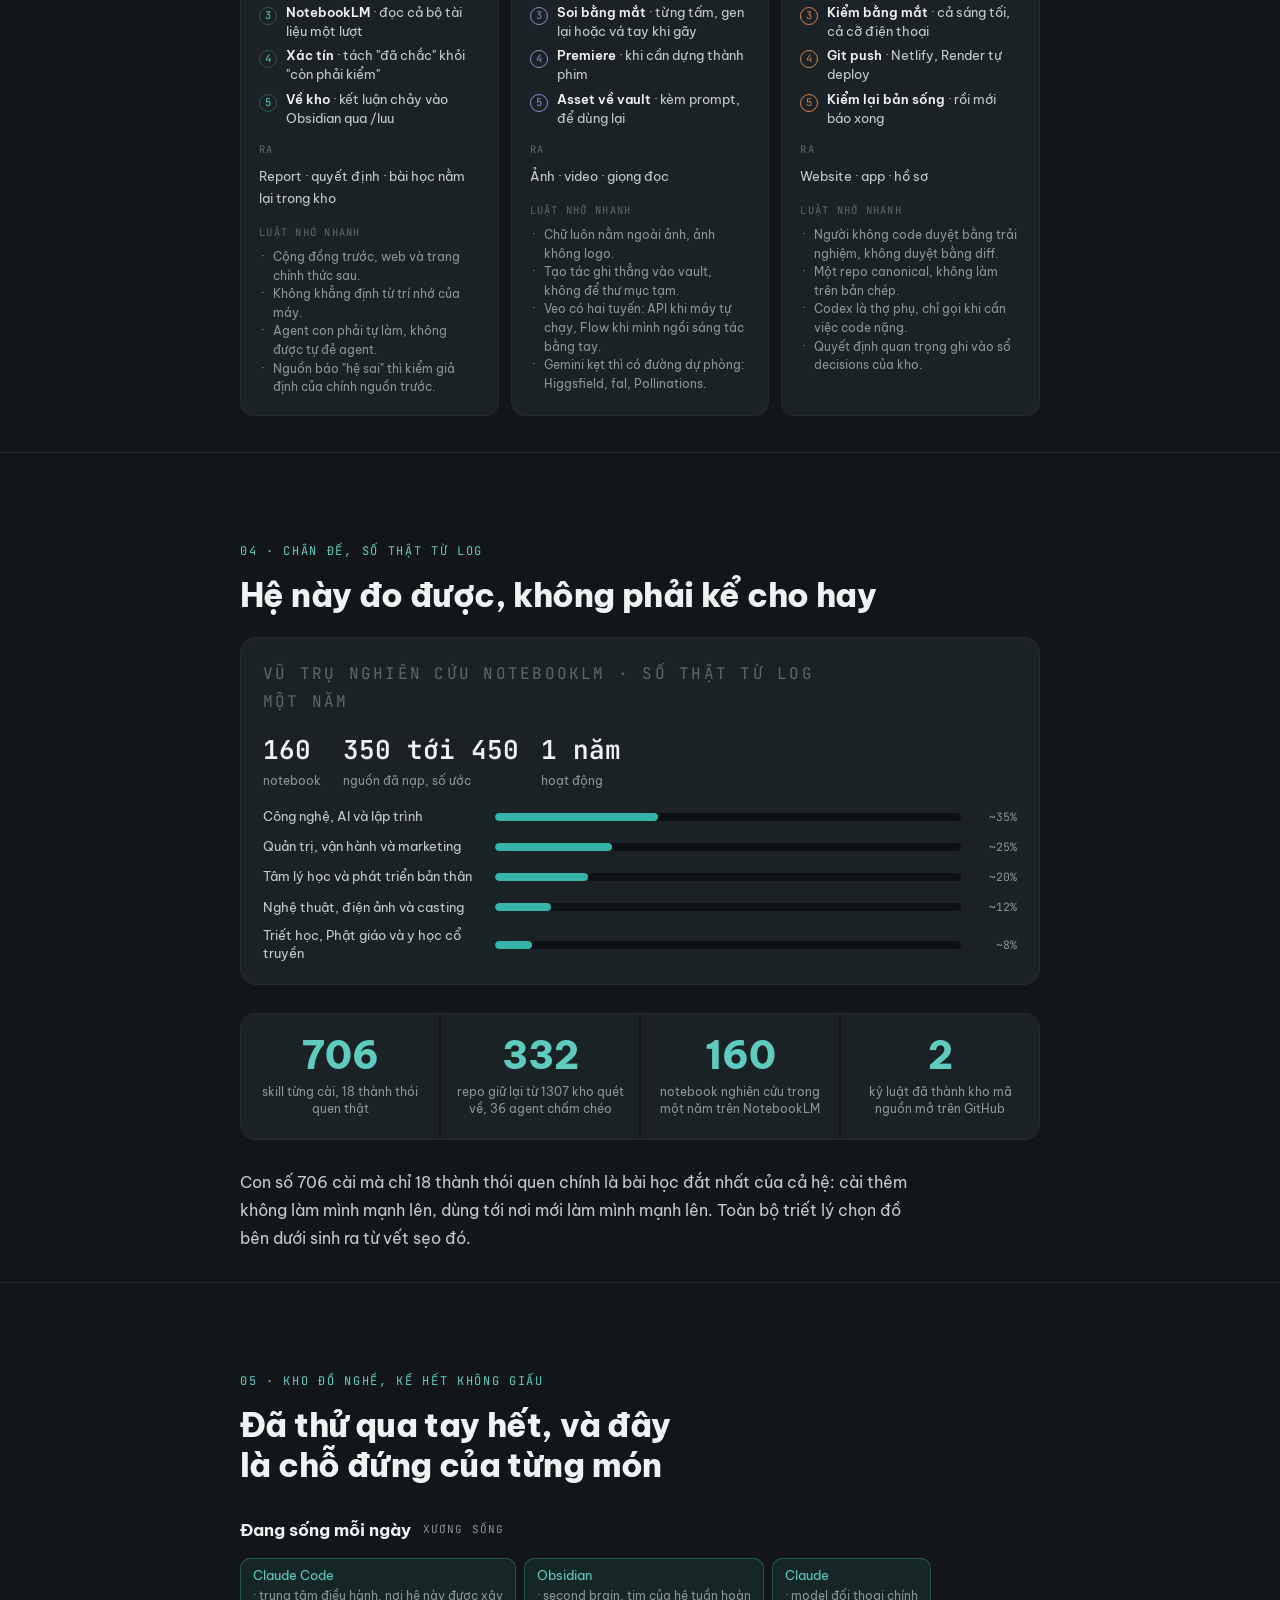
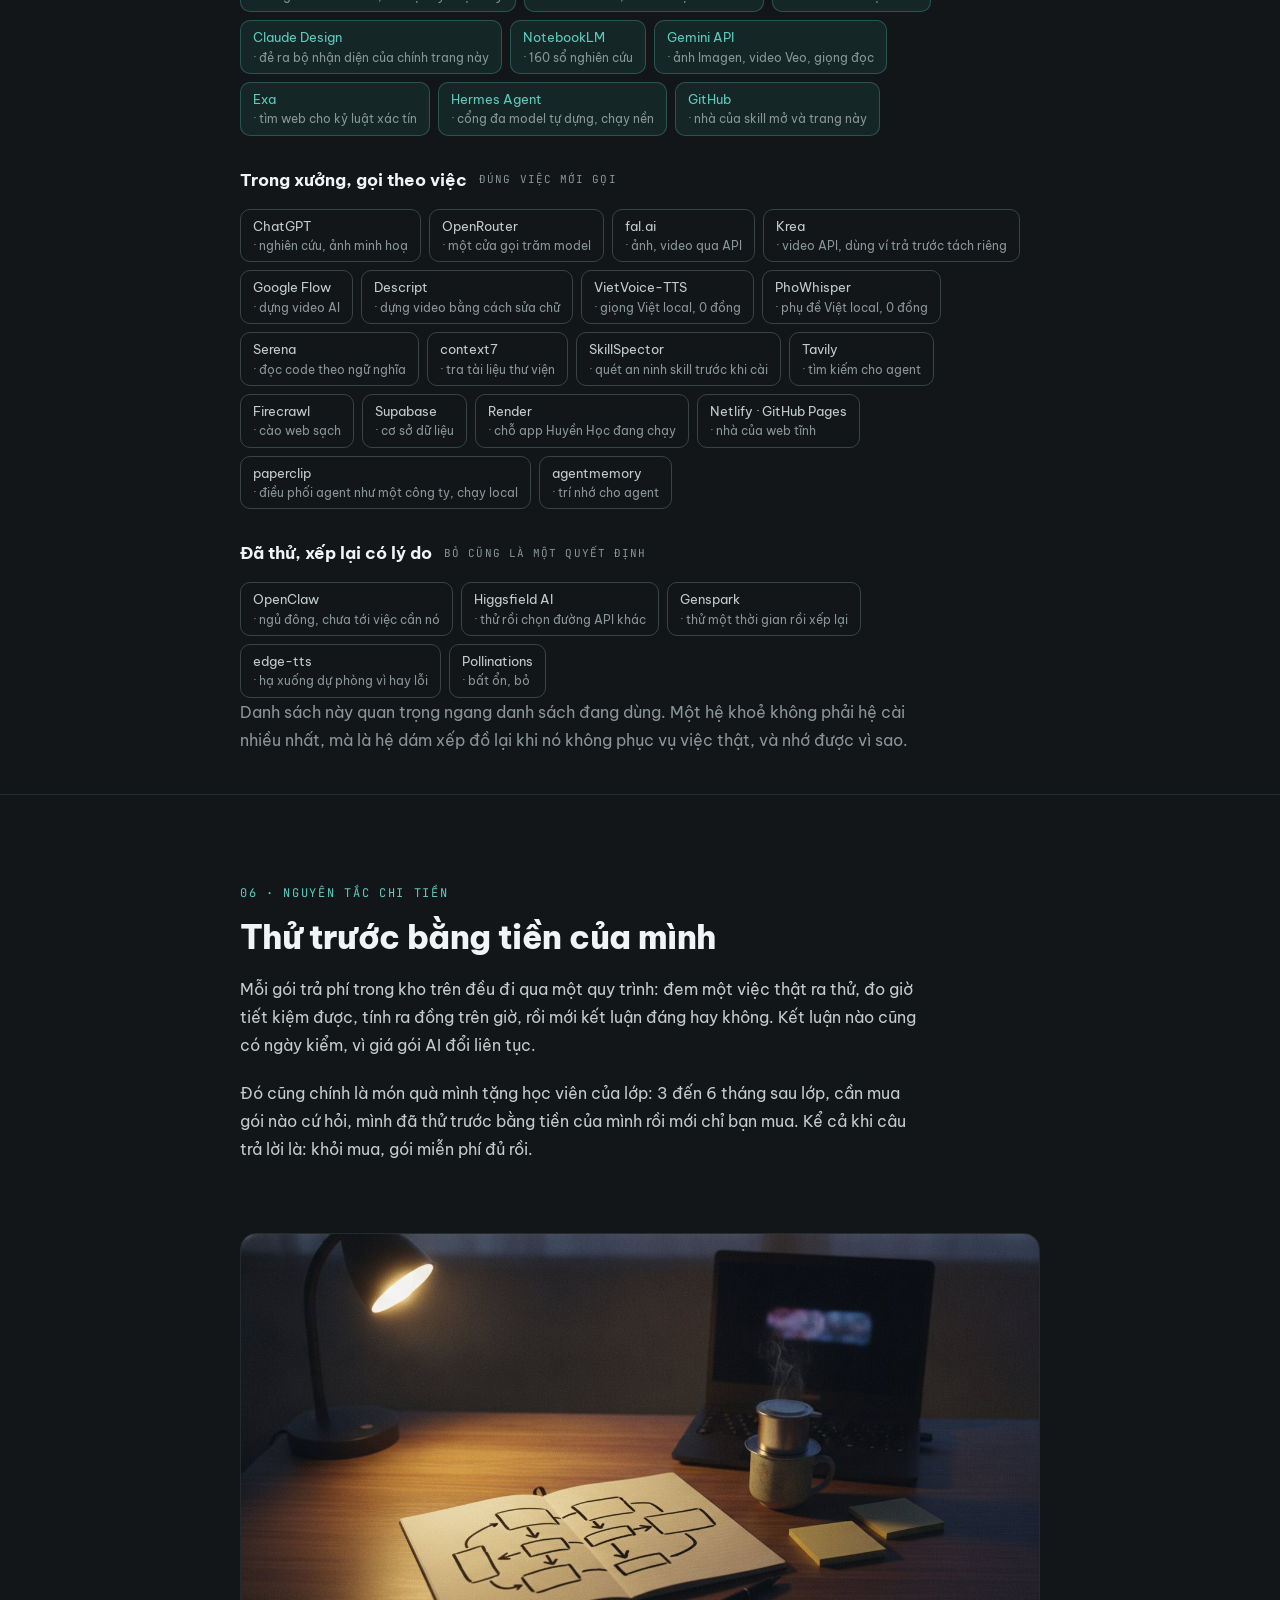
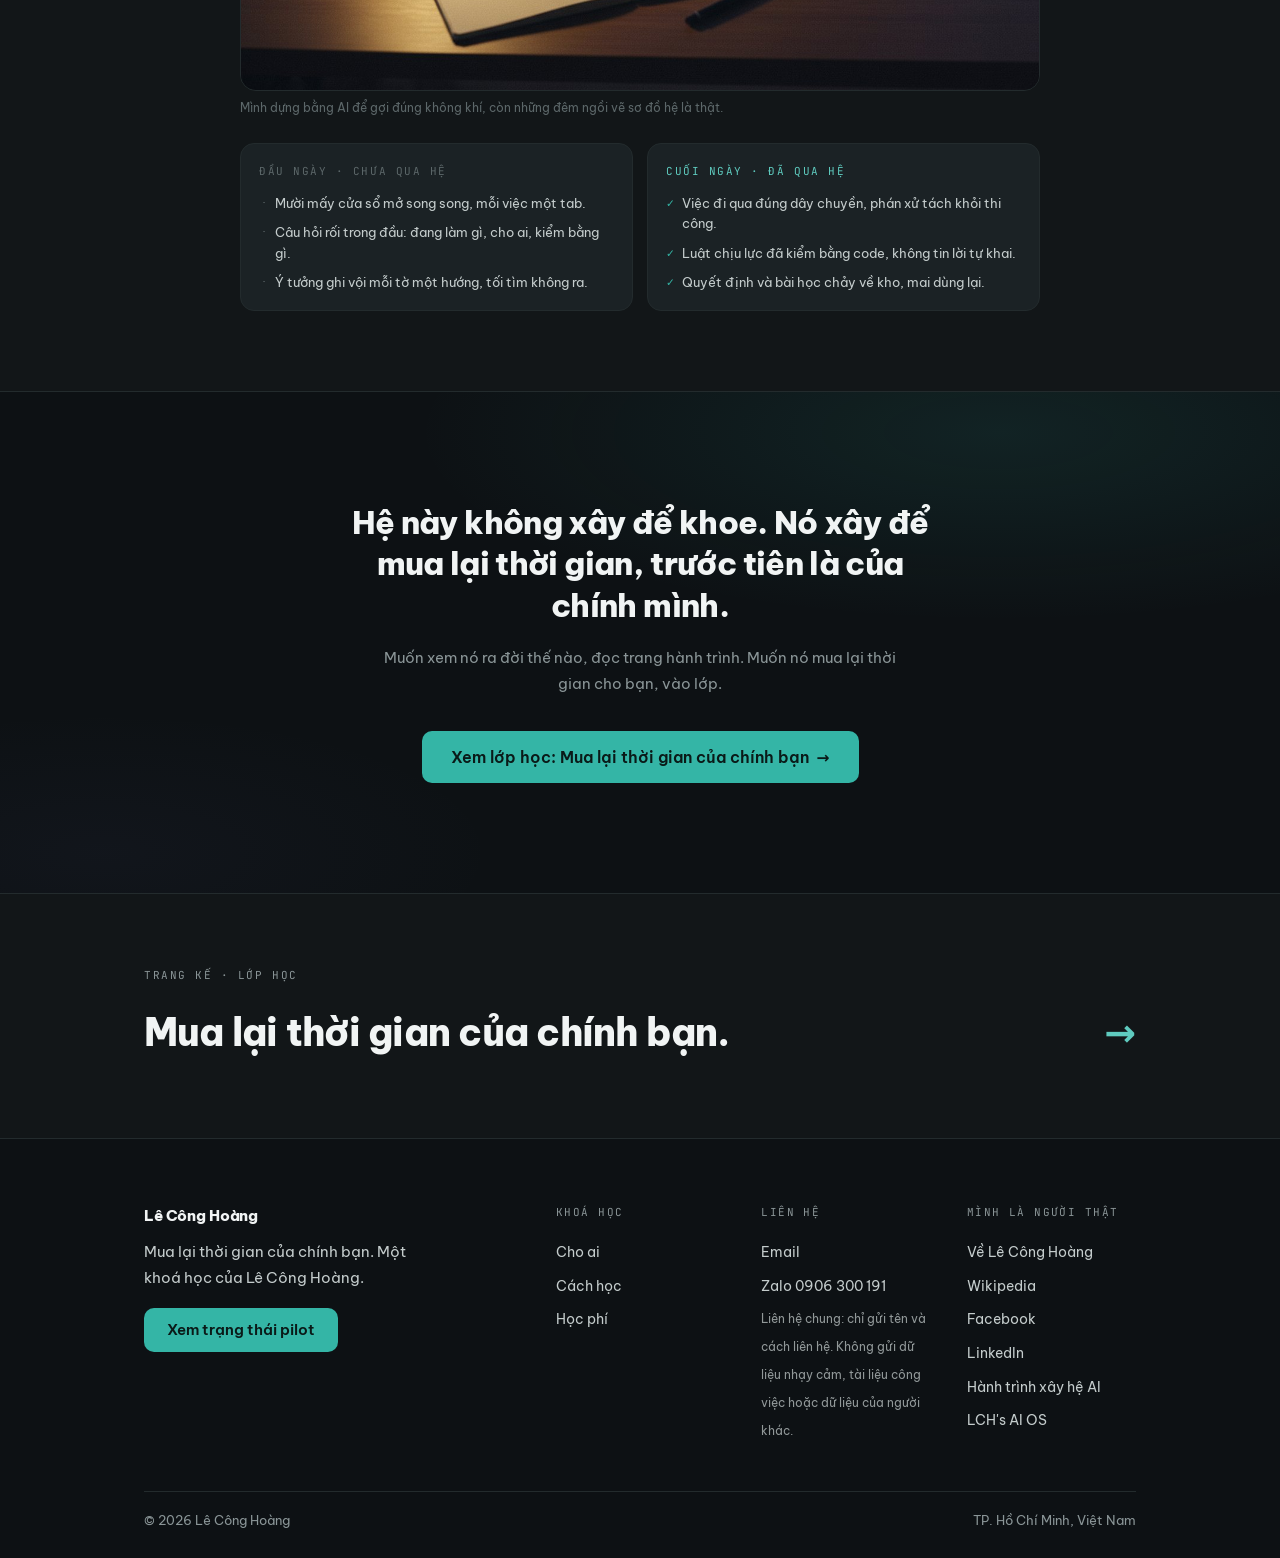
<file: ai-os.html>
<!DOCTYPE html>
<html lang="vi" data-theme="dark" data-fixed-theme>
<head>
<meta charset="utf-8" />
<meta name="viewport" content="width=device-width, initial-scale=1" />
<title>LCH's AI OS · Hệ điều hành làm việc quanh một người</title>
<meta name="description" content="AI OS của Lê Công Hoàng: triết lý người cầm lái, substrate, hook như động cơ, hệ tuần hoàn tri thức, và kho công cụ đã thử thật: Claude, Gemini, NotebookLM, Hermes, OpenRouter, fal, Krea và nhiều nữa." />
<link rel="canonical" href="https://aimentoringlch.netlify.app/ai-os.html" />
<meta property="og:type" content="website" />
<meta property="og:site_name" content="Lê Công Hoàng" />
<meta property="og:title" content="LCH's AI OS · Hệ điều hành làm việc quanh một người" />
<meta property="og:description" content="AI OS của Lê Công Hoàng: triết lý người cầm lái, substrate, hook như động cơ, hệ tuần hoàn tri thức, và kho công cụ đã thử thật." />
<meta property="og:image" content="https://aimentoringlch.netlify.app/assets/lch-tokyo-2022.jpg" />
<meta property="og:url" content="https://aimentoringlch.netlify.app/ai-os.html" />
<meta name="twitter:card" content="summary_large_image" />
<meta name="twitter:title" content="LCH's AI OS · Hệ điều hành làm việc quanh một người" />
<meta name="twitter:description" content="Triết lý người cầm lái, hệ tuần hoàn tri thức, và kho công cụ AI đã thử thật." />
<meta name="twitter:image" content="https://aimentoringlch.netlify.app/assets/lch-tokyo-2022.jpg" />
<link rel="icon" href="assets/podcast/mark.png" />
<link rel="stylesheet" href="assets/fonts/fonts.css" />
<link rel="stylesheet" href="styles.css" />
</head>
<body id="top">

<!-- NAV CHUNG -->
<nav class="nv" data-screen-label="Nav">
  <div class="nv-inner">
    <a class="nv-brand" href="index.html">Lê Công Hoàng</a>
    <div class="nv-right">
      <a href="ve-lch.html">Về mình</a>
      <a href="ai-journey.html">Hành trình</a>
      <a href="ai-os.html" aria-current="page">AI OS</a>
      <a href="do-guong-quay/">Đo guồng quay</a>
      <a class="btn btn-primary" href="index.html">Lớp học</a>
    </div>
  </div>
</nav>

<main>

  <!-- HERO -->
  <section class="os-hero nebula" data-screen-label="Hero">
    <div class="wrap-mid">
      <div class="os-hero-grid">
        <div>
          <div class="eyebrow">LCH's AI OS · hệ đang chạy, không phải ý tưởng</div>
          <h1>Hệ điều hành làm việc xây quanh đúng một người.</h1>
          <p>Mình không phải kỹ sư, và hệ này không viết bằng code. Nó viết bằng tiếng Việt: từng kỷ luật có tên, từng file máy đọc trước khi làm, từng cái van an toàn. Trang này mở cửa phòng máy cho bạn xem: triết lý, kiến trúc, ba dây chuyền vận hành, và toàn bộ đồ nghề đã thử qua tay, không giấu món nào. Đây là bản triển khai đang sống của riêng mình, không phải danh sách công cụ bắt buộc của Bắt Nhịp.</p>
        </div>
        <div class="os-board" role="img" aria-label="Bảng trạng thái hệ: người cầm lái ở trung tâm, substrate chín generator, năm hook tự động, ba dây chuyền, kho tri thức Obsidian">
          <div class="bd-row bd-head"><span>LCH · người cầm lái</span><span>mọi cổng quyết định</span></div>
          <div class="bd-row"><span>substrate · 9 generator nền</span><span>đọc trước mọi phiên</span></div>
          <div class="bd-row"><span>hook · 5 chốt tự động</span><span>gác cửa, không cần nhớ</span></div>
          <div class="bd-row"><span>3 dây chuyền · Lab, Studio, Product</span><span>đang chạy</span></div>
          <div class="bd-row"><span>kho tri thức Obsidian</span><span>tim · hít vào, thở ra</span></div>
        </div>
      </div>
    </div>
  </section>

  <!-- 01 TRIẾT LÝ -->
  <section class="blk" data-screen-label="01 Triết lý">
    <div class="wrap-mid">
      <div class="blk-tag">01 · Triết lý</div>
      <h2>Ba trụ, chín generator nền</h2>
      <div class="pillars3">
        <div class="pillar3"><h3>Người cầm lái</h3><p>AI là đòn bẩy, không phải người quyết. Mọi cổng quyết định cuối cùng là mắt người. Hệ giao khoán cho máy tự chạy là hệ rỗng.</p></div>
        <div class="pillar3"><h3>Đặt tên là quyền của người</h3><p>AI được đào, gom, trừu xuất, nhưng cái tên để trống cho mình đặt. Tên gọi đúng cái gốc người thì phủ được cả trường hợp chưa gặp.</p></div>
        <div class="pillar3"><h3>Không tin lời tự khai</h3><p>Xác tín mọi khẳng định bằng nguồn thật, kể cả lời của chính hệ. Luật nào chịu lực thì phải kiểm được bằng code, không tin văn xuôi.</p></div>
      </div>
      <p>Dưới ba trụ là chín generator nền, những thứ sinh ra hành vi từ bên trong thay vì luật áp từ ngoài:</p>
      <div class="gen-list">
        <div class="gen-row"><span class="gen-n">#1</span><b>Xác tín</b><span>kiểm nguồn thật trước khi nói chắc, cộng đồng trước, không lấy trí nhớ máy tự xác nhận</span></div>
        <div class="gen-row"><span class="gen-n">#2</span><b>Giao tiếp trắc ẩn</b><span>nói cho người nghe theo kịp, viết bằng tiếng người</span></div>
        <div class="gen-row"><span class="gen-n">#3</span><b>Cộng sự phản chiếu</b><span>kháng cự đúng chỗ, không vuốt ve, chừa chỗ cho dấu tay người</span></div>
        <div class="gen-row"><span class="gen-n">#4</span><b>Ý nghĩa trước hành động</b><span>hỏi để làm gì tới đáy rồi mới làm</span></div>
        <div class="gen-row"><span class="gen-n">#5</span><b>Context có địa chỉ</b><span>mỗi output biết nó trả lời ai, cho quyết định nào</span></div>
        <div class="gen-row"><span class="gen-n">#6</span><b>Hoàn vốn hệ thống</b><span>mỗi phiên để lại thứ làm phiên sau khôn hơn</span></div>
        <div class="gen-row"><span class="gen-n">#7</span><b>Không tự vệ, không nhai lại</b><span>bị chỉnh thì nhận đúng điểm, sửa, đi tiếp</span></div>
        <div class="gen-row"><span class="gen-n">#8</span><b>Session bootstrap</b><span>mở phiên đúng trạng thái, đóng phiên không mất ghi nhận</span></div>
        <div class="gen-row"><span class="gen-n">#9</span><b>Ngân sách chú ý</b><span>thêm một luật là cấu trúc lại cả hệ, không chất đống</span></div>
      </div>
    </div>
  </section>

  <!-- 02 KIẾN TRÚC -->
  <section class="blk" data-screen-label="02 Kiến trúc">
    <div class="wrap-mid">
      <div class="blk-tag">02 · Kiến trúc</div>
      <h2>Substrate, hệ tuần hoàn, và hook như động cơ</h2>
      <p><b style="color:var(--ink);">Substrate</b> là lớp file AI đọc trước khi làm bất cứ việc gì: nó biết mình là ai, làm việc theo kỷ luật nào, được đụng gì và không được đụng gì. AI có thể quên sạch sau mỗi phiên, không sao, vì trí nhớ không nằm trong AI. Nó nằm trong dòng chảy. Trong bản mình đang vận hành, kho tri thức đặt trong Obsidian là tim: mở phiên là hít vào, đóng phiên là thở ra, cái học được chảy ngược về kho.</p>
      <p>Còn <b style="color:var(--ink);">hook</b> là phần cơ khí của hệ, những cái chốt chạy tự động không cần ai nhớ:</p>
      <div class="engine">
        <div class="eng-row"><b>SessionStart</b> · thì hút: kéo tri thức từ kho vào đầu máy lúc mở phiên</div>
        <div class="eng-row"><b>emdash-block</b> · van an toàn: chặn cứng ký tự ngoại lai ngay tầng ghi file, không tin lời tự khai</div>
        <div class="eng-row"><b>premise-gate</b> · phanh: chưa viết tiền đề bằng chữ của người thì chưa được mở dàn agent</div>
        <div class="eng-row"><b>/luu</b> · thì xả: đóng phiên là quyết định, trạng thái, bài học chảy về kho, có kiểm từ đĩa</div>
        <div class="eng-row"><b>Kaizen</b> · bánh đà: đào lại log làm việc, tìm mẫu lặp, đặt tên generator mới</div>
      </div>
      <div class="dgr" style="margin-top:22px;">
        <p class="dgr-cap">Hệ tuần hoàn · một vòng chưng cất</p>
        <div class="map-band">
          <div class="map-lbl">Vào · hỗn độn của một ngày</div>
          <div class="chip-row">
            <span class="chip"><b>Hội thoại</b></span>
            <span class="chip"><b>Tài liệu</b></span>
            <span class="chip"><b>Ghi chú</b></span>
            <span class="chip"><b>Web</b></span>
            <span class="chip"><b>Dữ liệu</b></span>
            <span class="chip"><b>Trải nghiệm</b></span>
          </div>
        </div>
        <p class="map-down" aria-hidden="true">↓</p>
        <div class="map-band">
          <div class="map-lbl">Ba bầu lọc · ba generator thật của hệ</div>
          <div class="chip-row">
            <span class="chip"><b>Xác tín</b><span>sự thật trước tiên</span></span>
            <span class="chip"><b>Giao tiếp trắc ẩn</b><span>hiểu người trước khi nói</span></span>
            <span class="chip"><b>Ngân sách chú ý</b><span>tập trung có chủ đích</span></span>
          </div>
        </div>
        <p class="map-down" aria-hidden="true">↓</p>
        <div class="map-band">
          <div class="map-lbl">Tim</div>
          <div class="chip-row">
            <span class="chip"><b>Generator Registry · file 94</b><span>mẫu lặp được chưng cất thành kỷ luật có tên</span></span>
          </div>
        </div>
        <p class="map-down" aria-hidden="true">↓</p>
        <div class="map-band">
          <div class="map-lbl">Ra · chảy ngược về kho</div>
          <div class="chip-row">
            <span class="chip"><b>Lưu vào Obsidian</b><span>đóng phiên là thở ra</span></span>
            <span class="chip"><b>Dùng lại phiên sau</b><span>mở phiên là hít vào</span></span>
          </div>
        </div>
      </div>
    </div>
  </section>

  <!-- 03 BA DÂY CHUYỀN -->
  <section class="blk" data-screen-label="03 Ba dây chuyền">
    <div class="wrap-mid">
      <div class="blk-tag">03 · Ba dây chuyền vận hành</div>
      <h2>Một việc vào cửa nào, đi qua tay ai, ra thành gì</h2>
      <p>Nguyên tắc chạy máy: phán xử và thi công tách tầng. Người và tầng đắt phán xử, máy và tầng rẻ thi công theo khung đã chốt, đồ nghề gọi theo việc chứ không mở cùng lúc vô định. Bản đồ tổng và ba dây chuyền dưới đây là cách hệ này chạy thật hằng ngày.</p>
      <div class="dgr" style="margin-top:22px;">
        <p class="dgr-cap">Bản đồ điểm chạm AI · toàn cảnh</p>
        <div class="map-band">
          <div class="map-lbl">Cửa vào</div>
          <div class="chip-row">
            <span class="chip"><b>Ý tưởng</b></span>
            <span class="chip"><b>Câu hỏi</b></span>
            <span class="chip"><b>Tài liệu</b></span>
            <span class="chip"><b>Reference</b></span>
            <span class="chip"><b>Nhu cầu khách hàng</b></span>
          </div>
        </div>
        <p class="map-down" aria-hidden="true">↓</p>
        <div class="map-band">
          <div class="map-lbl">Bộ não hệ thống · phán xử ở người, thi công ở máy</div>
          <div class="chip-row">
            <span class="chip"><b>Claude Code</b><span>xưởng chính: điều phối và thi công</span></span>
            <span class="chip"><b>Obsidian</b><span>bộ nhớ sống của cả hệ</span></span>
            <span class="chip"><b>ChatGPT</b><span>mắt ngoài: đối chiếu độc lập</span></span>
          </div>
        </div>
        <p class="map-down" aria-hidden="true">↓</p>
        <div class="map-band">
          <div class="map-lbl">Ba dây chuyền</div>
          <div class="lane">
            <div class="lane-h"><b>A · Lab</b><span>nghiên cứu và thử nghiệm</span></div>
            <div class="chain">
              <span class="chip"><b>Đóng khung what-for</b></span><span class="arw" aria-hidden="true">→</span>
              <span class="chip"><b>Agent + Exa search</b></span><span class="arw" aria-hidden="true">→</span>
              <span class="chip"><b>NotebookLM</b></span><span class="arw" aria-hidden="true">→</span>
              <span class="chip"><b>Xác tín</b></span><span class="arw" aria-hidden="true">→</span>
              <span class="chip"><b>Về kho Obsidian</b></span>
            </div>
          </div>
          <div class="lane l-peri">
            <div class="lane-h"><b>B · Studio</b><span>truyền thông nghe nhìn</span></div>
            <div class="chain">
              <span class="chip"><b>Brief bằng chữ</b></span><span class="arw" aria-hidden="true">→</span>
              <span class="chip"><b>Gemini API</b></span><span class="arw" aria-hidden="true">→</span>
              <span class="chip"><b>Soi bằng mắt, gen lại</b></span><span class="arw" aria-hidden="true">→</span>
              <span class="chip"><b>Premiere</b></span><span class="arw" aria-hidden="true">→</span>
              <span class="chip"><b>Asset về vault</b></span>
            </div>
          </div>
          <div class="lane l-terra">
            <div class="lane-h"><b>C · Product</b><span>website, app, proposal</span></div>
            <div class="chain">
              <span class="chip"><b>Claude Code</b></span><span class="arw" aria-hidden="true">→</span>
              <span class="chip"><b>Kiểm bằng mắt local</b></span><span class="arw" aria-hidden="true">→</span>
              <span class="chip"><b>GitHub</b></span><span class="arw" aria-hidden="true">→</span>
              <span class="chip"><b>Netlify / Render / Supabase</b></span><span class="arw" aria-hidden="true">→</span>
              <span class="chip"><b>Kiểm lại bản sống</b></span>
            </div>
          </div>
        </div>
        <div class="map-band">
          <div class="map-lbl">Đồ nghề gọi theo việc</div>
          <div class="chip-row">
            <span class="chip soft"><b>Exa search</b></span>
            <span class="chip soft"><b>Perplexity</b><span>hỏi đáp có nguồn, tay mình tự quét</span></span>
            <span class="chip soft"><b>Flow</b><span>Veo bằng tay: bộ bài Tarot ra từ đây</span></span>
            <span class="chip soft"><b>NotebookLM</b></span>
            <span class="chip soft"><b>Gemini</b></span>
            <span class="chip soft"><b>Codex</b><span>gọi khi cần code nặng</span></span>
            <span class="chip soft"><b>Hermes</b><span>hạ tầng: một cổng giữ 15 key</span></span>
          </div>
          <p class="dgr-note">Gọi theo việc, phán xử vẫn ở người.</p>
        </div>
        <p class="map-down" aria-hidden="true">↓</p>
        <div class="map-band">
          <div class="map-lbl">Đích đến</div>
          <div class="chip-row">
            <span class="chip"><b>Hiểu rõ hơn</b></span>
            <span class="chip"><b>Tạo nhanh hơn</b></span>
            <span class="chip"><b>Ship chuyên nghiệp hơn</b></span>
          </div>
        </div>
        <p class="dgr-note" style="margin-top:16px;"><a href="phong-may.html" style="color:var(--turq-text);font-weight:600;text-decoration:none;border-bottom:1px solid var(--turq-line);">Mở phòng máy: bản đồ tương tác, bấm từng máy, chạy thử một việc qua từng dây chuyền →</a></p>
      </div>
      <div class="cases3">
        <div class="dgr-case">
          <h4>Case 1 · Lab<span>nghiên cứu và thử nghiệm</span></h4>
          <div class="case-sec"><div class="cs-lbl">Mục tiêu</div><p style="margin:0;font-size:12.5px;color:var(--ink-2);">Hiểu vấn đề · nguồn thật · một quyết định đứng được</p></div>
          <div class="case-sec"><div class="cs-lbl">Ai cầm trịch</div><p style="margin:0;font-size:12.5px;color:var(--ink-2);"><b style="color:var(--ink);">Người</b> đóng khung câu hỏi · <b style="color:var(--ink);">Claude Code</b> chia quân</p></div>
          <div class="case-sec"><div class="cs-lbl">Quy trình</div>
            <div class="steps">
              <div class="stp"><span class="n">1</span><span><b>What-for</b> · hỏi để làm gì tới đáy rồi mới đi tìm</span></div>
              <div class="stp"><span class="n">2</span><span><b>Agent + Exa</b> · quét cộng đồng trước, web sau</span></div>
              <div class="stp"><span class="n">3</span><span><b>NotebookLM</b> · đọc cả bộ tài liệu một lượt</span></div>
              <div class="stp"><span class="n">4</span><span><b>Xác tín</b> · tách "đã chắc" khỏi "còn phải kiểm"</span></div>
              <div class="stp"><span class="n">5</span><span><b>Về kho</b> · kết luận chảy vào Obsidian qua /luu</span></div>
            </div>
          </div>
          <div class="case-sec"><div class="cs-lbl">Ra</div><p style="margin:0;font-size:12.5px;color:var(--ink-2);">Report · quyết định · bài học nằm lại trong kho</p></div>
          <div class="case-sec"><div class="cs-lbl">Luật nhớ nhanh</div>
            <div class="case-rule">Cộng đồng trước, web và trang chính thức sau.</div>
            <div class="case-rule">Không khẳng định từ trí nhớ của máy.</div>
            <div class="case-rule">Agent con phải tự làm, không được tự đẻ agent.</div>
            <div class="case-rule">Nguồn báo "hệ sai" thì kiểm giả định của chính nguồn trước.</div>
          </div>
        </div>
        <div class="dgr-case l-peri">
          <h4>Case 2 · Studio<span>sản xuất truyền thông nghe nhìn</span></h4>
          <div class="case-sec"><div class="cs-lbl">Mục tiêu</div><p style="margin:0;font-size:12.5px;color:var(--ink-2);">Thông điệp rõ · ảnh sạch · asset dùng lại được</p></div>
          <div class="case-sec"><div class="cs-lbl">Ai cầm trịch</div><p style="margin:0;font-size:12.5px;color:var(--ink-2);"><b style="color:var(--ink);">Người</b> ra brief bằng chữ · <b style="color:var(--ink);">Gemini</b> thi hành</p></div>
          <div class="case-sec"><div class="cs-lbl">Quy trình</div>
            <div class="steps">
              <div class="stp"><span class="n">1</span><span><b>Brief bằng chữ</b> · chốt cảnh, chốt luật của tấm ảnh</span></div>
              <div class="stp"><span class="n">2</span><span><b>Gemini API</b> · Nano Banana ảnh, Veo video, TTS giọng</span></div>
              <div class="stp"><span class="n">3</span><span><b>Soi bằng mắt</b> · từng tấm, gen lại hoặc vá tay khi gãy</span></div>
              <div class="stp"><span class="n">4</span><span><b>Premiere</b> · khi cần dựng thành phim</span></div>
              <div class="stp"><span class="n">5</span><span><b>Asset về vault</b> · kèm prompt, để dùng lại</span></div>
            </div>
          </div>
          <div class="case-sec"><div class="cs-lbl">Ra</div><p style="margin:0;font-size:12.5px;color:var(--ink-2);">Ảnh · video · giọng đọc</p></div>
          <div class="case-sec"><div class="cs-lbl">Luật nhớ nhanh</div>
            <div class="case-rule">Chữ luôn nằm ngoài ảnh, ảnh không logo.</div>
            <div class="case-rule">Tạo tác ghi thẳng vào vault, không để thư mục tạm.</div>
            <div class="case-rule">Veo có hai tuyến: API khi máy tự chạy, Flow khi mình ngồi sáng tác bằng tay.</div>
            <div class="case-rule">Gemini kẹt thì có đường dự phòng: Higgsfield, fal, Pollinations.</div>
          </div>
        </div>
        <div class="dgr-case l-terra">
          <h4>Case 3 · Product<span>website, app, proposal</span></h4>
          <div class="case-sec"><div class="cs-lbl">Mục tiêu</div><p style="margin:0;font-size:12.5px;color:var(--ink-2);">Bài toán rõ · chạy thật · ship có kiểm</p></div>
          <div class="case-sec"><div class="cs-lbl">Ai cầm trịch</div><p style="margin:0;font-size:12.5px;color:var(--ink-2);"><b style="color:var(--ink);">Claude Code</b> kiến trúc và thi công · <b style="color:var(--ink);">người</b> quyết bằng trải nghiệm</p></div>
          <div class="case-sec"><div class="cs-lbl">Quy trình</div>
            <div class="steps">
              <div class="stp"><span class="n">1</span><span><b>Chốt bài toán</b> · what-for trước khi dựng</span></div>
              <div class="stp"><span class="n">2</span><span><b>Claude Code</b> · dựng trên bản local</span></div>
              <div class="stp"><span class="n">3</span><span><b>Kiểm bằng mắt</b> · cả sáng tối, cả cỡ điện thoại</span></div>
              <div class="stp"><span class="n">4</span><span><b>Git push</b> · Netlify, Render tự deploy</span></div>
              <div class="stp"><span class="n">5</span><span><b>Kiểm lại bản sống</b> · rồi mới báo xong</span></div>
            </div>
          </div>
          <div class="case-sec"><div class="cs-lbl">Ra</div><p style="margin:0;font-size:12.5px;color:var(--ink-2);">Website · app · hồ sơ</p></div>
          <div class="case-sec"><div class="cs-lbl">Luật nhớ nhanh</div>
            <div class="case-rule">Người không code duyệt bằng trải nghiệm, không duyệt bằng diff.</div>
            <div class="case-rule">Một repo canonical, không làm trên bản chép.</div>
            <div class="case-rule">Codex là thợ phụ, chỉ gọi khi cần việc code nặng.</div>
            <div class="case-rule">Quyết định quan trọng ghi vào sổ decisions của kho.</div>
          </div>
        </div>
      </div>
    </div>
  </section>

  <!-- 04 CHÂN ĐẾ -->
  <section class="blk" data-screen-label="04 Chân đế">
    <div class="wrap-mid">
      <div class="blk-tag">04 · Chân đế, số thật từ log</div>
      <h2>Hệ này đo được, không phải kể cho hay</h2>
      <div class="dgr" style="margin-top:22px;">
        <p class="dgr-cap">Vũ trụ nghiên cứu NotebookLM · số thật từ log một năm</p>
        <div class="stat-line">
          <div class="st"><b>160</b><span>notebook</span></div>
          <div class="st"><b>350 tới 450</b><span>nguồn đã nạp, số ước</span></div>
          <div class="st"><b>1 năm</b><span>hoạt động</span></div>
        </div>
        <div class="bars">
          <div class="bar-row"><span class="bl">Công nghệ, AI và lập trình</span><span class="tr"><span class="fl" style="width:35%"></span></span><span class="pc">~35%</span></div>
          <div class="bar-row"><span class="bl">Quản trị, vận hành và marketing</span><span class="tr"><span class="fl" style="width:25%"></span></span><span class="pc">~25%</span></div>
          <div class="bar-row"><span class="bl">Tâm lý học và phát triển bản thân</span><span class="tr"><span class="fl" style="width:20%"></span></span><span class="pc">~20%</span></div>
          <div class="bar-row"><span class="bl">Nghệ thuật, điện ảnh và casting</span><span class="tr"><span class="fl" style="width:12%"></span></span><span class="pc">~12%</span></div>
          <div class="bar-row"><span class="bl">Triết học, Phật giáo và y học cổ truyền</span><span class="tr"><span class="fl" style="width:8%"></span></span><span class="pc">~8%</span></div>
        </div>
      </div>
      <div class="base4">
        <div class="base-c"><span class="base-num">706</span><div class="base-lbl">skill từng cài, 18 thành thói quen thật</div></div>
        <div class="base-c"><span class="base-num">332</span><div class="base-lbl">repo giữ lại từ 1307 kho quét về, 36 agent chấm chéo</div></div>
        <div class="base-c"><span class="base-num">160</span><div class="base-lbl">notebook nghiên cứu trong một năm trên NotebookLM</div></div>
        <div class="base-c"><span class="base-num">2</span><div class="base-lbl">kỷ luật đã thành kho mã nguồn mở trên GitHub</div></div>
      </div>
      <p>Con số 706 cài mà chỉ 18 thành thói quen chính là bài học đắt nhất của cả hệ: cài thêm không làm mình mạnh lên, dùng tới nơi mới làm mình mạnh lên. Toàn bộ triết lý chọn đồ bên dưới sinh ra từ vết sẹo đó.</p>
    </div>
  </section>

  <!-- 05 KHO CÔNG CỤ -->
  <section class="blk" data-screen-label="05 Kho công cụ">
    <div class="wrap-mid">
      <div class="blk-tag">05 · Kho đồ nghề, kể hết không giấu</div>
      <h2>Đã thử qua tay hết, và đây là chỗ đứng của từng món</h2>
      <div class="tier tier-song">
        <div class="tier-h"><h3>Đang sống mỗi ngày</h3><span>xương sống</span></div>
        <div class="chips">
          <span class="chip">Claude Code <small>· trung tâm điều hành, nơi hệ này được xây</small></span>
          <span class="chip">Obsidian <small>· second brain, tim của hệ tuần hoàn</small></span>
          <span class="chip">Claude <small>· model đối thoại chính</small></span>
          <span class="chip">Claude Design <small>· đẻ ra bộ nhận diện của chính trang này</small></span>
          <span class="chip">NotebookLM <small>· 160 sổ nghiên cứu</small></span>
          <span class="chip">Gemini API <small>· ảnh Imagen, video Veo, giọng đọc</small></span>
          <span class="chip">Exa <small>· tìm web cho kỷ luật xác tín</small></span>
          <span class="chip">Hermes Agent <small>· cổng đa model tự dựng, chạy nền</small></span>
          <span class="chip">GitHub <small>· nhà của skill mở và trang này</small></span>
        </div>
      </div>

      <div class="tier">
        <div class="tier-h"><h3>Trong xưởng, gọi theo việc</h3><span>đúng việc mới gọi</span></div>
        <div class="chips">
          <span class="chip">ChatGPT <small>· nghiên cứu, ảnh minh hoạ</small></span>
          <span class="chip">OpenRouter <small>· một cửa gọi trăm model</small></span>
          <span class="chip">fal.ai <small>· ảnh, video qua API</small></span>
          <span class="chip">Krea <small>· video API, dùng ví trả trước tách riêng</small></span>
          <span class="chip">Google Flow <small>· dựng video AI</small></span>
          <span class="chip">Descript <small>· dựng video bằng cách sửa chữ</small></span>
          <span class="chip">VietVoice-TTS <small>· giọng Việt local, 0 đồng</small></span>
          <span class="chip">PhoWhisper <small>· phụ đề Việt local, 0 đồng</small></span>
          <span class="chip">Serena <small>· đọc code theo ngữ nghĩa</small></span>
          <span class="chip">context7 <small>· tra tài liệu thư viện</small></span>
          <span class="chip">SkillSpector <small>· quét an ninh skill trước khi cài</small></span>
          <span class="chip">Tavily <small>· tìm kiếm cho agent</small></span>
          <span class="chip">Firecrawl <small>· cào web sạch</small></span>
          <span class="chip">Supabase <small>· cơ sở dữ liệu</small></span>
          <span class="chip">Render <small>· chỗ app Huyền Học đang chạy</small></span>
          <span class="chip">Netlify · GitHub Pages <small>· nhà của web tĩnh</small></span>
          <span class="chip">paperclip <small>· điều phối agent như một công ty, chạy local</small></span>
          <span class="chip">agentmemory <small>· trí nhớ cho agent</small></span>
        </div>
      </div>

      <div class="tier">
        <div class="tier-h"><h3>Đã thử, xếp lại có lý do</h3><span>bỏ cũng là một quyết định</span></div>
        <div class="chips">
          <span class="chip">OpenClaw <small>· ngủ đông, chưa tới việc cần nó</small></span>
          <span class="chip">Higgsfield AI <small>· thử rồi chọn đường API khác</small></span>
          <span class="chip">Genspark <small>· thử một thời gian rồi xếp lại</small></span>
          <span class="chip">edge-tts <small>· hạ xuống dự phòng vì hay lỗi</small></span>
          <span class="chip">Pollinations <small>· bất ổn, bỏ</small></span>
        </div>
        <p class="tier-note">Danh sách này quan trọng ngang danh sách đang dùng. Một hệ khoẻ không phải hệ cài nhiều nhất, mà là hệ dám xếp đồ lại khi nó không phục vụ việc thật, và nhớ được vì sao.</p>
      </div>
    </div>
  </section>

  <!-- 06 NGUYÊN TẮC CHI TIỀN -->
  <section class="blk" data-screen-label="06 Nguyên tắc chi tiền">
    <div class="wrap-mid">
      <div class="blk-tag">06 · Nguyên tắc chi tiền</div>
      <h2>Thử trước bằng tiền của mình</h2>
      <p>Mỗi gói trả phí trong kho trên đều đi qua một quy trình: đem một việc thật ra thử, đo giờ tiết kiệm được, tính ra đồng trên giờ, rồi mới kết luận đáng hay không. Kết luận nào cũng có ngày kiểm, vì giá gói AI đổi liên tục.</p>
      <p>Đó cũng chính là món quà mình tặng học viên của lớp: 3 đến 6 tháng sau lớp, cần mua gói nào cứ hỏi, mình đã thử trước bằng tiền của mình rồi mới chỉ bạn mua. Kể cả khi câu trả lời là: khỏi mua, gói miễn phí đủ rồi.</p>
    </div>
  </section>

  <!-- ẢNH XƯỞNG + TRƯỚC SAU -->
  <section style="padding:40px 0 10px;" data-screen-label="Xưởng và trước sau">
    <div class="wrap-mid" style="display:grid; gap:26px;">
      <figure class="fig">
        <span class="fig-frame"><img src="assets/xuong-dem.jpg" alt="Bàn làm việc ban đêm: cuốn sổ mở với sơ đồ hệ vẽ tay, cây bút, laptop màn hình dịu, phin cà phê đang pha, đèn bàn ấm" loading="lazy" width="1344" height="768" /></span>
        <figcaption>Mình dựng bằng AI để gợi đúng không khí, còn những đêm ngồi vẽ sơ đồ hệ là thật.</figcaption>
      </figure>
      <div class="ba-grid" role="img" aria-label="Trước và sau, một ngày với hệ: đầu ngày rối bời, cuối ngày mọi thứ về đúng chỗ">
        <div class="ba-col">
          <div class="ba-h">Đầu ngày · chưa qua hệ</div>
          <ul>
            <li>Mười mấy cửa sổ mở song song, mỗi việc một tab.</li>
            <li>Câu hỏi rối trong đầu: đang làm gì, cho ai, kiểm bằng gì.</li>
            <li>Ý tưởng ghi vội mỗi tờ một hướng, tối tìm không ra.</li>
          </ul>
        </div>
        <div class="ba-col ba-after">
          <div class="ba-h">Cuối ngày · đã qua hệ</div>
          <ul>
            <li>Việc đi qua đúng dây chuyền, phán xử tách khỏi thi công.</li>
            <li>Luật chịu lực đã kiểm bằng code, không tin lời tự khai.</li>
            <li>Quyết định và bài học chảy về kho, mai dùng lại.</li>
          </ul>
        </div>
      </div>
    </div>
  </section>

  <!-- KẾT + CẦU VỀ LỚP -->
  <section class="os-close nebula" data-screen-label="Kết">
    <div class="wrap-mid">
      <p class="big">Hệ này không xây để khoe. Nó xây để mua lại thời gian, trước tiên là của chính mình.</p>
      <p class="sub">Muốn xem nó ra đời thế nào, đọc trang hành trình. Muốn nó mua lại thời gian cho bạn, vào lớp.</p>
      <a href="index.html" class="btn btn-primary btn-lg">Xem lớp học: Mua lại thời gian của chính bạn <span aria-hidden="true">→</span></a>
    </div>
  </section>

  <!-- CẦU DẪN TRANG KẾ -->
  <section class="bridge" data-screen-label="Cầu dẫn">
    <div class="bridge-inner">
      <div class="bridge-tag">Trang kế · Lớp học</div>
      <a class="bridge-link" href="index.html">
        <span class="bridge-title">Mua lại thời gian của chính bạn.</span>
        <span class="bridge-arrow" aria-hidden="true">→</span>
      </a>
    </div>
  </section>

</main>

<!-- FOOTER CHUNG -->
<footer class="site-footer" data-screen-label="Footer">
  <div class="wrap">
    <div class="footer-top">
      <div class="footer-brand">
        <p class="brand-line">Lê Công Hoàng</p>
        <p>Mua lại thời gian của chính bạn. Một khoá học của Lê Công Hoàng.</p>
        <a class="btn btn-primary" href="index.html#hoc-phi">Xem trạng thái pilot</a>
      </div>
      <div class="footer-cols">
        <div class="footer-col">
          <div class="footer-col-h">Khoá học</div>
          <a href="index.html#cho-ai">Cho ai</a>
          <a href="index.html#cach-hoc">Cách học</a>
          <a href="index.html#hoc-phi">Học phí</a>
        </div>
        <div class="footer-col">
          <div class="footer-col-h">Liên hệ</div>
          <a href="mailto:leconghoangstudio@gmail.com">Email</a>
          <a href="https://zalo.me/0906300191" target="_blank" rel="noopener">Zalo 0906 300 191</a>
          <span style="font-size:12px; line-height:1.5; opacity:.72;">Liên hệ chung: chỉ gửi tên và cách liên hệ. Không gửi dữ liệu nhạy cảm, tài liệu công việc hoặc dữ liệu của người khác.</span>
        </div>
        <div class="footer-col">
          <div class="footer-col-h">Mình là người thật</div>
          <a href="ve-lch.html">Về Lê Công Hoàng</a>
          <a href="https://vi.wikipedia.org/wiki/L%C3%AA_C%C3%B4ng_Ho%C3%A0ng_(di%E1%BB%85n_vi%C3%AAn)" target="_blank" rel="noopener">Wikipedia</a>
          <a href="https://www.facebook.com/hoangmarill/" target="_blank" rel="noopener">Facebook</a>
          <a href="https://www.linkedin.com/in/leconghoang/" target="_blank" rel="noopener">LinkedIn</a>
          <a href="ai-journey.html">Hành trình xây hệ AI</a>
          <a href="ai-os.html">LCH's AI OS</a>
        </div>
      </div>
    </div>
    <div class="footer-bottom">
      <span>© 2026 Lê Công Hoàng</span>
      <span>TP. Hồ Chí Minh, Việt Nam</span>
    </div>
  </div>
</footer>

<script src="site.js"></script>
</body>
</html>
</file>
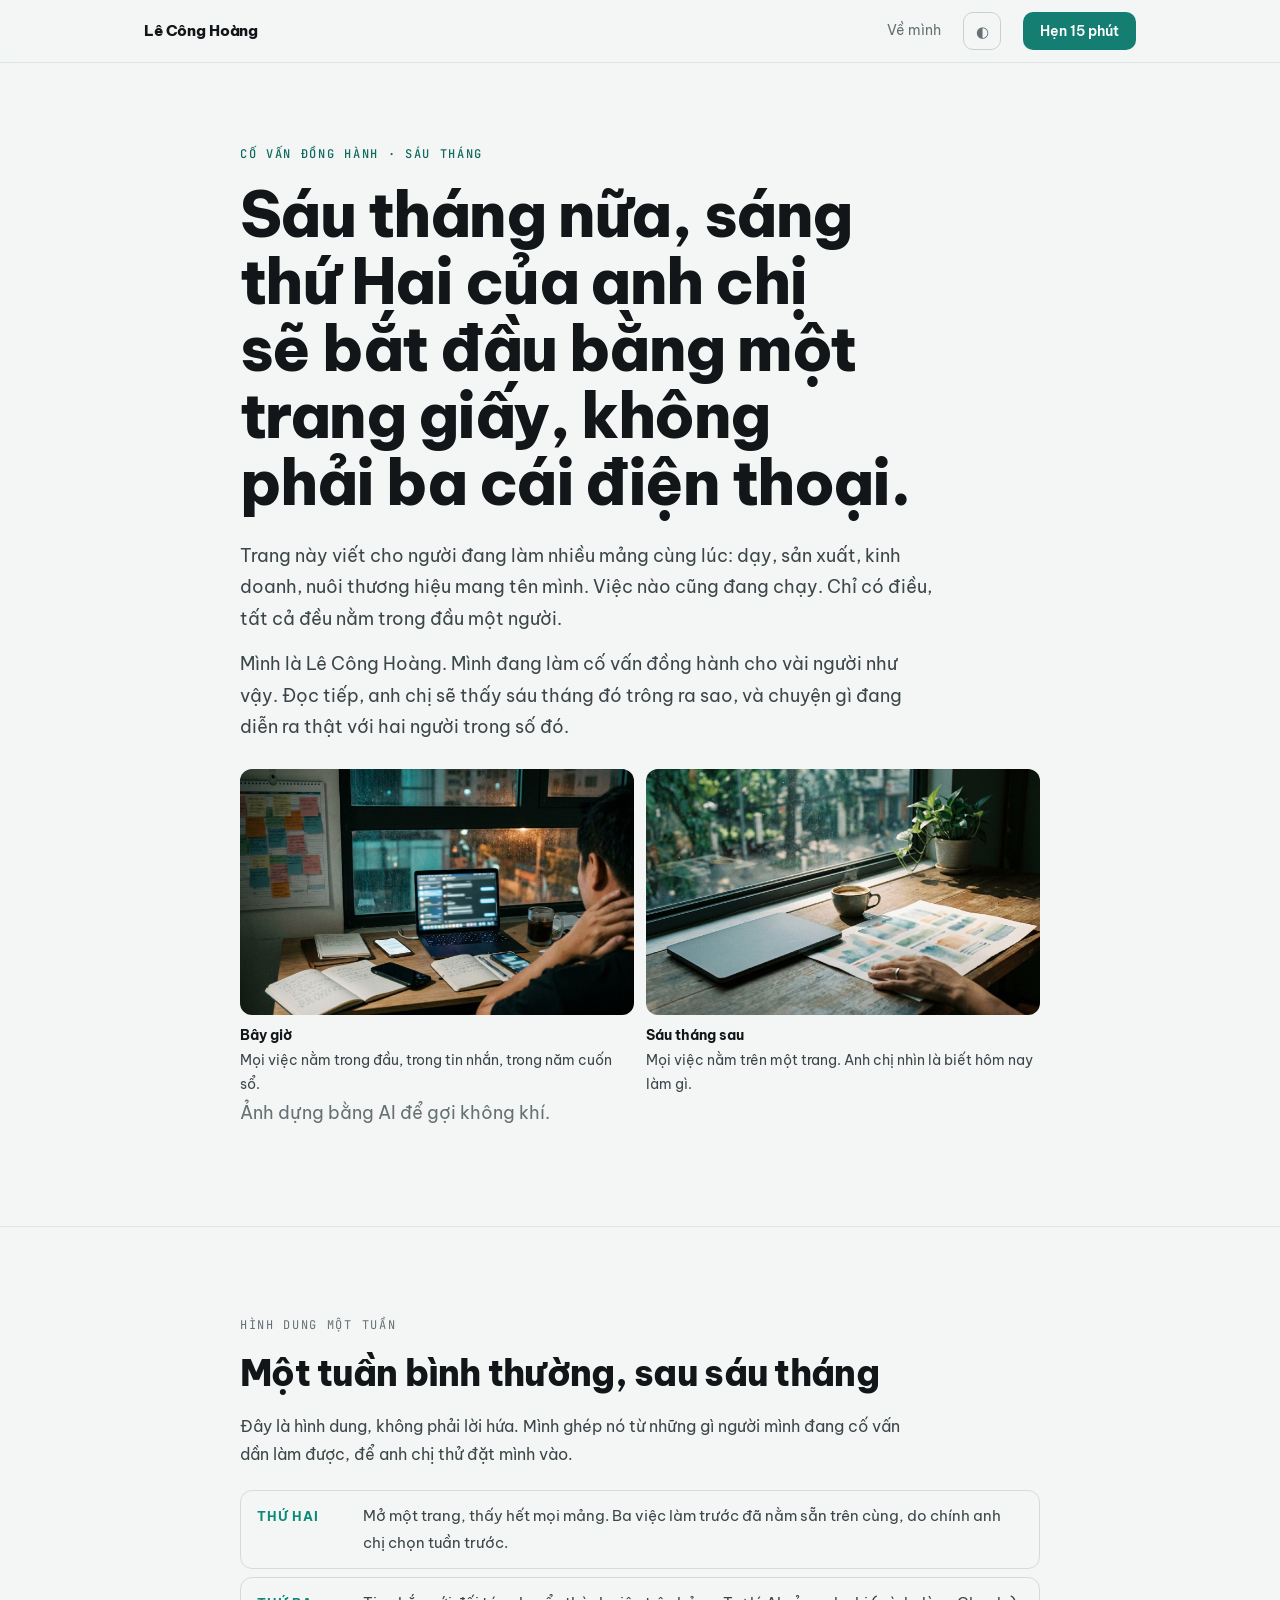
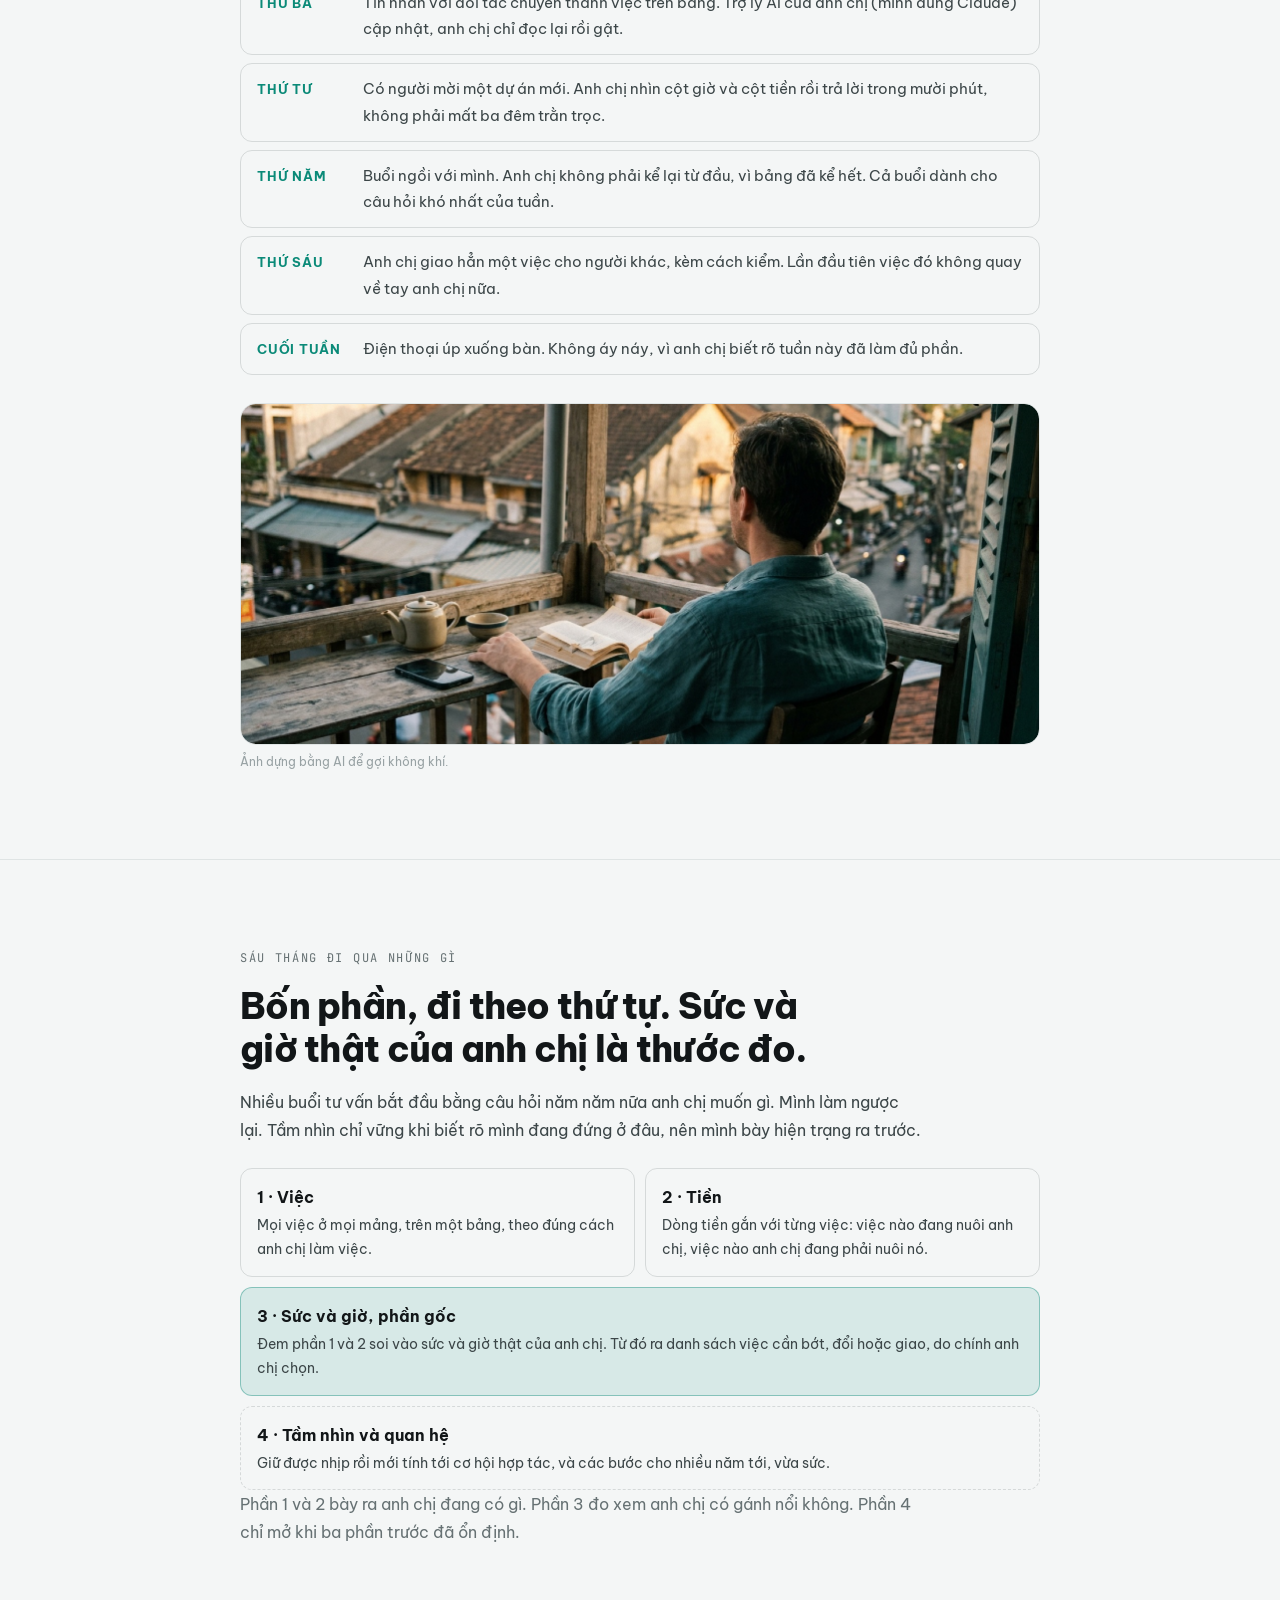
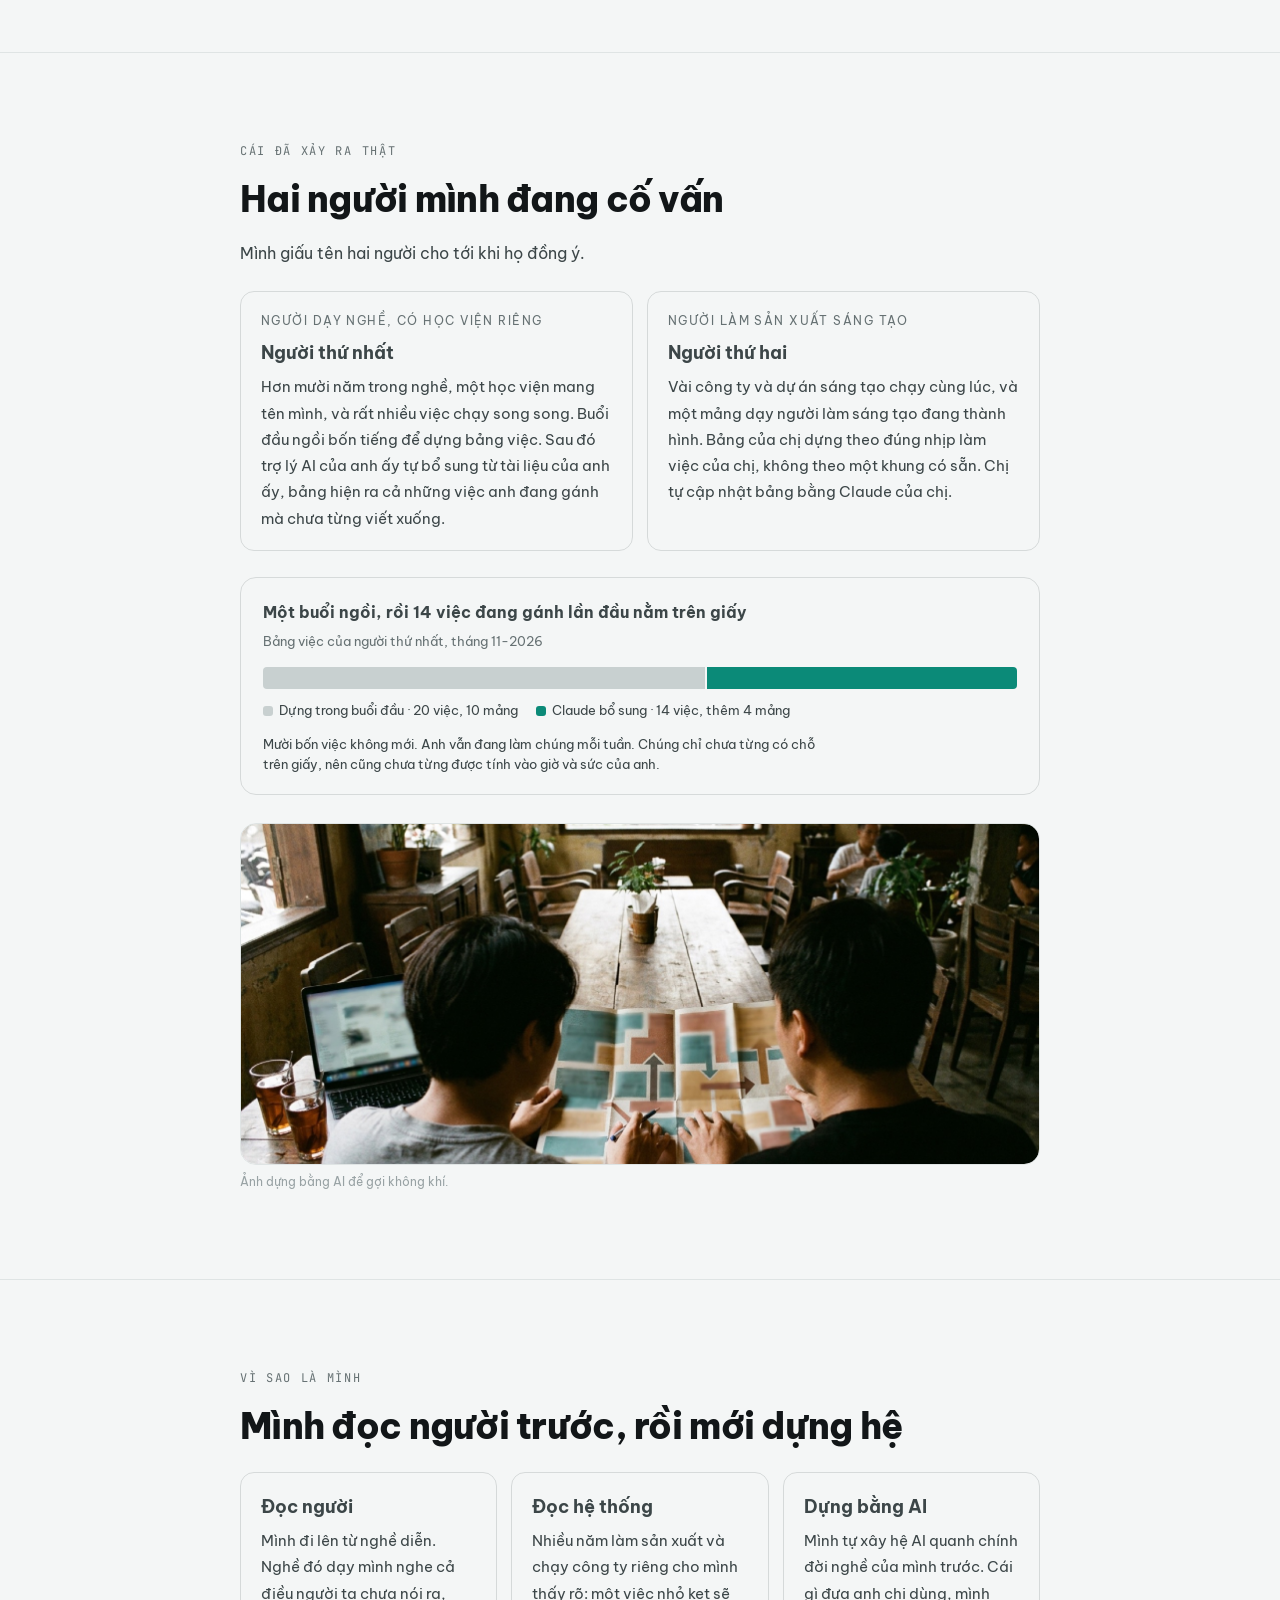
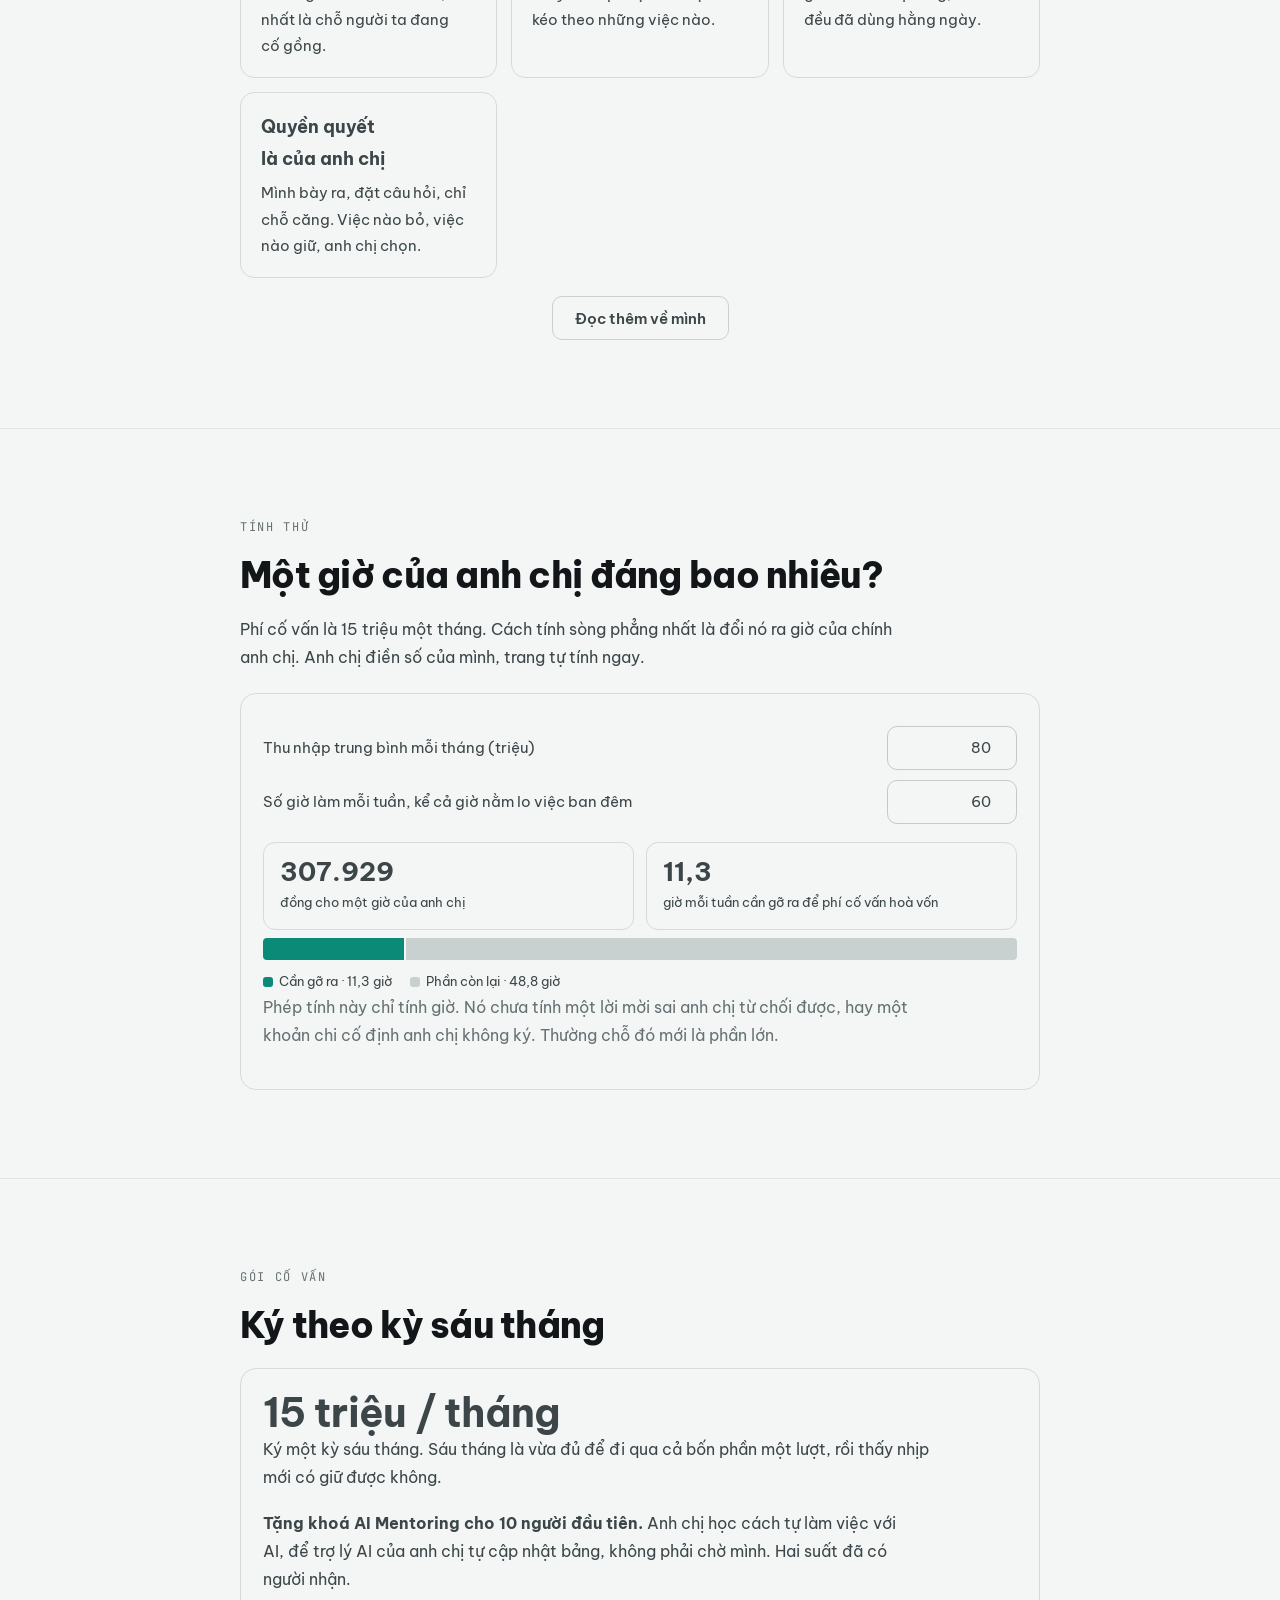
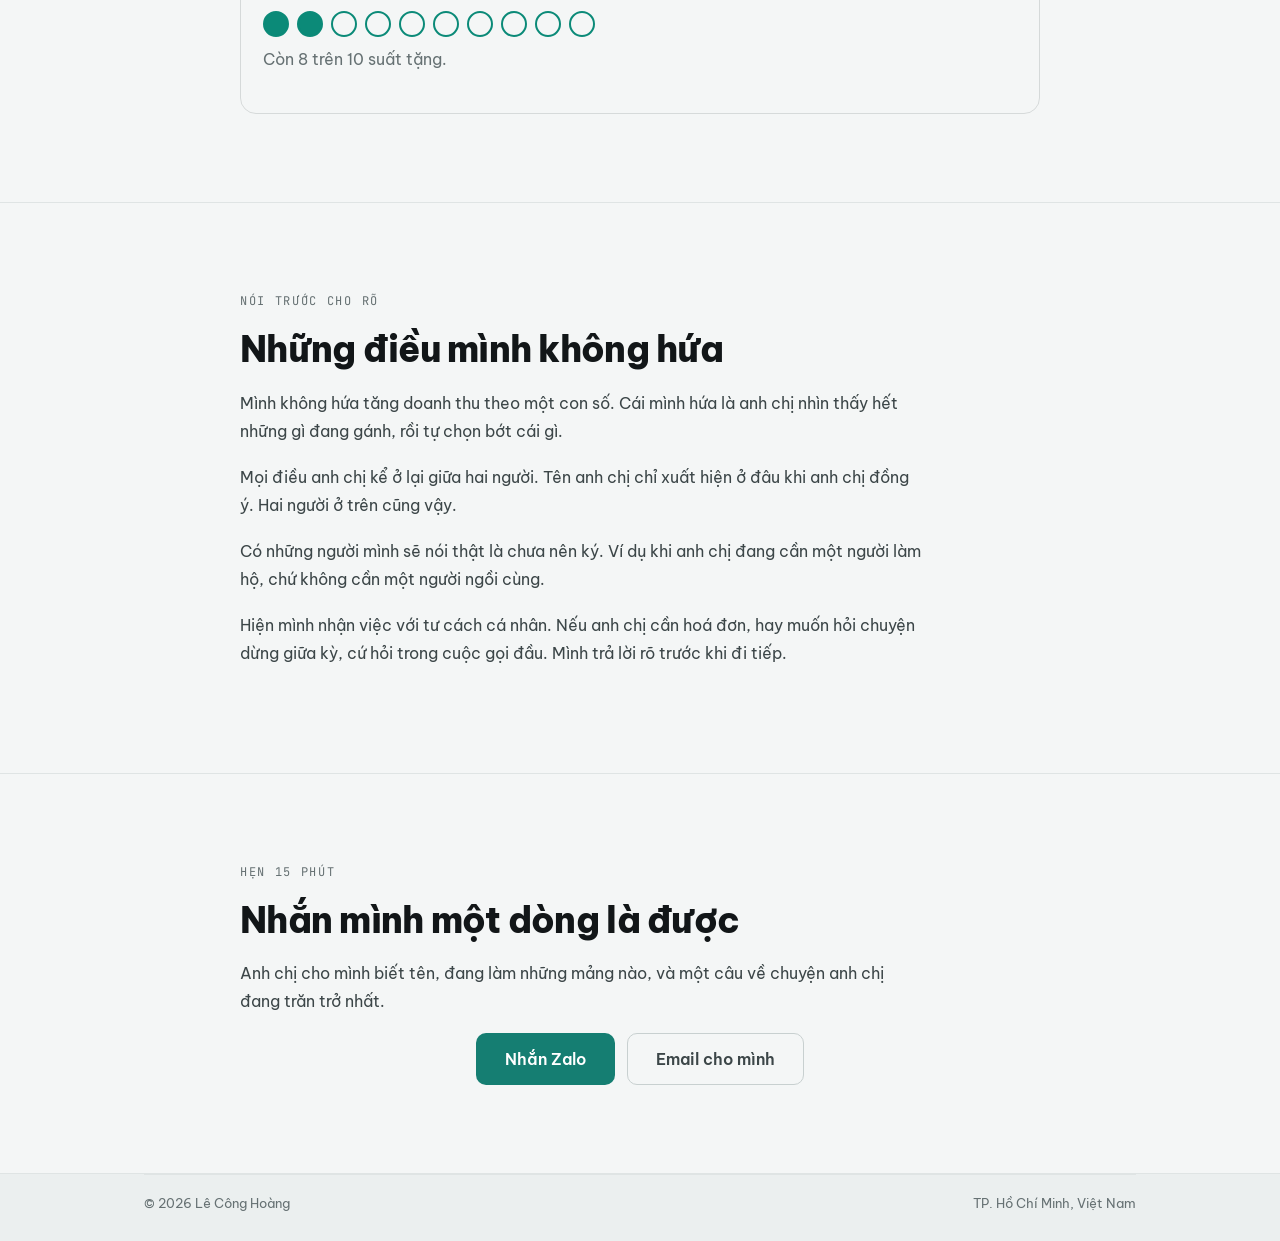
<file: co-van.html>
<!DOCTYPE html>
<html lang="vi" data-theme="light">
<head>
<meta charset="utf-8" />
<meta name="viewport" content="width=device-width, initial-scale=1" />
<title>Cố vấn đồng hành · Lê Công Hoàng</title>
<meta name="description" content="Sáu tháng ngồi cùng một người đọc người, đọc hệ thống và dựng hệ AI: mọi việc nằm trên một trang, tiền gắn với từng việc, nhịp sống theo sức thật của anh chị." />
<!-- ponytail: trang gửi bằng link, không vào nav, sitemap hay Google; gỡ noindex khi muốn công khai -->
<meta name="robots" content="noindex" />
<meta property="og:type" content="website" />
<meta property="og:site_name" content="Lê Công Hoàng" />
<meta property="og:title" content="Cố vấn đồng hành sáu tháng" />
<meta property="og:description" content="Mọi việc trên một trang, tiền gắn với từng việc, nhịp sống theo sức thật của anh chị." />
<meta property="og:image" content="https://aimentoringlch.netlify.app/assets/cv-sau.jpg" />
<meta property="og:url" content="https://aimentoringlch.netlify.app/co-van.html" />
<link rel="icon" href="assets/podcast/mark.png" />
<script>try{var t=localStorage.getItem('lch-theme');if(t!=='dark'&&t!=='light')t=matchMedia('(prefers-color-scheme: dark)').matches?'dark':'light';document.documentElement.setAttribute('data-theme',t);}catch(e){}</script>
<link rel="stylesheet" href="assets/fonts/fonts.css" />
<link rel="stylesheet" href="styles.css" />
<style>
  .nv-right .btn{white-space:nowrap}
  .ln{border:1px solid color-mix(in srgb,currentColor 16%,transparent)}
  .fg{margin:28px 0 0}
  .fg img{width:100%;height:auto;max-height:340px;object-fit:cover;display:block;border-radius:14px}
  .cta{display:flex;justify-content:center;margin-top:18px}
  .grid{display:grid;grid-template-columns:repeat(auto-fit,minmax(230px,1fr));gap:14px;margin-top:24px}
  .card{border-radius:14px;padding:18px 20px}
  .card h3{margin:0 0 6px;font-size:18px}
  .card p{margin:0;font-size:15px}
  .card small{display:block;font-size:12px;letter-spacing:.12em;text-transform:uppercase;color:var(--muted);margin-bottom:6px}
  /* biểu đồ: màu đã chạy validate_palette ở trang doanh-nghiep (sáng/tối đều PASS) */
  :root{--c1:#0B8A78;--c2:#B5652F;--c0:var(--line-2)}
  [data-theme="dark"]{--c1:#22A090;--c2:#C2723C}
  .ba{display:grid;grid-template-columns:1fr 1fr;gap:12px;margin-top:26px}
  .ba figure{margin:0}
  .ba img{width:100%;height:auto;aspect-ratio:16/10;object-fit:cover;border-radius:12px;display:block}
  .ba figcaption{font-size:14px;color:var(--ink-2);margin-top:8px}
  .ba b{display:block;color:var(--ink)}
  .week{display:grid;gap:8px;margin-top:22px}
  .week div{display:grid;grid-template-columns:92px 1fr;gap:14px;align-items:baseline;border-radius:12px;padding:12px 16px;font-size:15px}
  .week b{font-size:13px;letter-spacing:.06em;text-transform:uppercase;color:var(--c1)}
  .map{display:grid;grid-template-columns:1fr 1fr;gap:10px;margin-top:24px}
  .map div{border-radius:12px;padding:14px 16px;font-size:14px;color:var(--ink-2)}
  .map b{display:block;font-size:16px;color:var(--ink);margin-bottom:2px}
  .map .goc{grid-column:1/-1;background:color-mix(in srgb,var(--c1) 12%,transparent);border:1px solid color-mix(in srgb,var(--c1) 40%,transparent)}
  .map .ln.xa{grid-column:1/-1;border-style:dashed}
  .map-ax{font-size:13px;color:var(--muted);margin:10px 0 0}
  .ch{margin-top:26px;border-radius:16px;padding:20px 22px}
  .ch h4{margin:0 0 4px;font-size:16px}
  .ch .sub{margin:0 0 14px;font-size:13px;color:var(--muted)}
  .ch .src{margin:14px 0 0;font-size:13px;line-height:1.5;color:var(--ink-2)}
  .stack{display:flex;gap:2px;height:22px;margin:8px 0 10px}
  .stack span{display:block;height:100%;min-width:2px}
  .stack span:first-child{border-radius:4px 0 0 4px} .stack span:last-child{border-radius:0 4px 4px 0}
  .lg{display:flex;flex-wrap:wrap;gap:6px 18px;font-size:13px;color:var(--ink-2)}
  .lg span::before{content:"";display:inline-block;width:10px;height:10px;border-radius:3px;margin-right:6px;background:var(--k);vertical-align:-1px}
  .calc{border-radius:16px;padding:22px;margin-top:22px}
  .calc label{display:grid;grid-template-columns:1fr 130px;align-items:center;gap:12px;margin:10px 0;font-size:15px}
  .calc input{font:inherit;padding:8px 10px;border-radius:10px;border:1px solid color-mix(in srgb,currentColor 25%,transparent);background:transparent;color:inherit;text-align:right;width:100%;box-sizing:border-box}
  .out{display:grid;grid-template-columns:repeat(auto-fit,minmax(170px,1fr));gap:12px;margin-top:18px}
  .out div{border-radius:12px;padding:14px 16px}
  .out b{display:block;font-size:26px;line-height:1.15}
  .out span{font-size:13px;color:var(--ink-2)}
  .note{font-size:13px;color:var(--muted);margin-top:14px}
  .seats{display:flex;gap:8px;margin:16px 0 8px;flex-wrap:wrap}
  .seats i{width:26px;height:26px;border-radius:50%;border:2px solid var(--c1)}
  .seats i.on{background:var(--c1)}
  .price{border-radius:16px;padding:22px;margin-top:22px}
  .price .big{font-size:clamp(30px,5vw,40px);font-weight:700;letter-spacing:-.02em;line-height:1.1}
  #tip{position:fixed;z-index:50;pointer-events:none;padding:6px 10px;border-radius:8px;background:var(--ink);color:var(--paper);font-size:12px;opacity:0;transition:opacity .12s;max-width:240px}
  @media (max-width:520px){
    .ba,.map{grid-template-columns:1fr}
    .week div{grid-template-columns:1fr;gap:2px}
    .calc label{grid-template-columns:1fr 104px}
  }
</style>
</head>
<body id="top">

<nav class="nv" data-screen-label="Nav">
  <div class="nv-inner">
    <a class="nv-brand" href="index.html">Lê Công Hoàng</a>
    <div class="nv-right">
      <a href="ve-lch.html">Về mình</a>
      <button class="theme-toggle" type="button" aria-label="Đổi sáng tối"><span class="glyph moon" aria-hidden="true">◐</span><span class="glyph sun" aria-hidden="true">◑</span></button>
      <a class="btn btn-primary" href="#lien-he">Hẹn 15 phút</a>
    </div>
  </div>
</nav>

<main>

  <section class="vn-hero" data-screen-label="Hero">
    <div class="wrap-mid">
      <div class="eyebrow">Cố vấn đồng hành · sáu tháng</div>
      <h1>Sáu tháng nữa, sáng thứ Hai của anh chị sẽ bắt đầu bằng một trang giấy, không phải ba cái điện thoại.</h1>
      <p>Trang này viết cho người đang làm nhiều mảng cùng lúc: dạy, sản xuất, kinh doanh, nuôi thương hiệu mang tên mình. Việc nào cũng đang chạy. Chỉ có điều, tất cả đều nằm trong đầu một người.</p>
      <p>Mình là Lê Công Hoàng. Mình đang làm cố vấn đồng hành cho vài người như vậy. Đọc tiếp, anh chị sẽ thấy sáu tháng đó trông ra sao, và chuyện gì đang diễn ra thật với hai người trong số đó.</p>
      <div class="ba">
        <figure><img src="assets/cv-truoc.jpg" alt="Bàn làm việc lúc khuya với nhiều điện thoại và sổ tay dở dang" width="1600" height="893" /><figcaption><b>Bây giờ</b>Mọi việc nằm trong đầu, trong tin nhắn, trong năm cuốn sổ.</figcaption></figure>
        <figure><img src="assets/cv-sau.jpg" alt="Cùng chiếc bàn buổi sáng, một tờ bản đồ việc trải phẳng và ly cà phê nóng" width="1600" height="893" /><figcaption><b>Sáu tháng sau</b>Mọi việc nằm trên một trang. Anh chị nhìn là biết hôm nay làm gì.</figcaption></figure>
      </div>
      <p class="note">Ảnh dựng bằng AI để gợi không khí.</p>
    </div>
  </section>

  <section class="face" data-screen-label="Một tuần">
    <div class="wrap-mid">
      <div class="face-tag">Hình dung một tuần</div>
      <h2>Một tuần bình thường, sau sáu tháng</h2>
      <p>Đây là hình dung, không phải lời hứa. Mình ghép nó từ những gì người mình đang cố vấn dần làm được, để anh chị thử đặt mình vào.</p>
      <div class="week">
        <div class="ln"><b>Thứ Hai</b><span>Mở một trang, thấy hết mọi mảng. Ba việc làm trước đã nằm sẵn trên cùng, do chính anh chị chọn tuần trước.</span></div>
        <div class="ln"><b>Thứ Ba</b><span>Tin nhắn với đối tác chuyển thành việc trên bảng. Trợ lý AI của anh chị (mình dùng Claude) cập nhật, anh chị chỉ đọc lại rồi gật.</span></div>
        <div class="ln"><b>Thứ Tư</b><span>Có người mời một dự án mới. Anh chị nhìn cột giờ và cột tiền rồi trả lời trong mười phút, không phải mất ba đêm trằn trọc.</span></div>
        <div class="ln"><b>Thứ Năm</b><span>Buổi ngồi với mình. Anh chị không phải kể lại từ đầu, vì bảng đã kể hết. Cả buổi dành cho câu hỏi khó nhất của tuần.</span></div>
        <div class="ln"><b>Thứ Sáu</b><span>Anh chị giao hẳn một việc cho người khác, kèm cách kiểm. Lần đầu tiên việc đó không quay về tay anh chị nữa.</span></div>
        <div class="ln"><b>Cuối tuần</b><span>Điện thoại úp xuống bàn. Không áy náy, vì anh chị biết rõ tuần này đã làm đủ phần.</span></div>
      </div>
      <figure class="fig fg"><span class="fig-frame"><img src="assets/cv-chieu.jpg" alt="Ban công lúc hoàng hôn, điện thoại úp trên bàn cạnh ấm trà và cuốn sách" width="1600" height="893" /></span><figcaption>Ảnh dựng bằng AI để gợi không khí.</figcaption></figure>
    </div>
  </section>

  <section class="face" data-screen-label="Bốn phần">
    <div class="wrap-mid">
      <div class="face-tag">Sáu tháng đi qua những gì</div>
      <h2>Bốn phần, đi theo thứ tự. Sức và giờ thật của anh chị là thước đo.</h2>
      <p>Nhiều buổi tư vấn bắt đầu bằng câu hỏi năm năm nữa anh chị muốn gì. Mình làm ngược lại. Tầm nhìn chỉ vững khi biết rõ mình đang đứng ở đâu, nên mình bày hiện trạng ra trước.</p>
      <div class="map">
        <div class="ln" data-tip="Bảng của ai thì dựng theo cách người đó làm việc"><b>1 · Việc</b>Mọi việc ở mọi mảng, trên một bảng, theo đúng cách anh chị làm việc.</div>
        <div class="ln" data-tip="Mỗi việc có một dòng: tiền vào, tiền ra, bao lâu một lần"><b>2 · Tiền</b>Dòng tiền gắn với từng việc: việc nào đang nuôi anh chị, việc nào anh chị đang phải nuôi nó.</div>
        <div class="goc" data-tip="Việc và tiền phải sửa theo sức và giờ, không sửa ngược lại"><b>3 · Sức và giờ, phần gốc</b>Đem phần 1 và 2 soi vào sức và giờ thật của anh chị. Từ đó ra danh sách việc cần bớt, đổi hoặc giao, do chính anh chị chọn.</div>
        <div class="ln xa" data-tip="Chỉ mở khi 1, 2, 3 đã bền"><b>4 · Tầm nhìn và quan hệ</b>Giữ được nhịp rồi mới tính tới cơ hội hợp tác, và các bước cho nhiều năm tới, vừa sức.</div>
      </div>
      <p class="map-ax">Phần 1 và 2 bày ra anh chị đang có gì. Phần 3 đo xem anh chị có gánh nổi không. Phần 4 chỉ mở khi ba phần trước đã ổn định.</p>
    </div>
  </section>

  <section class="face" data-screen-label="Bằng chứng">
    <div class="wrap-mid">
      <div class="face-tag">Cái đã xảy ra thật</div>
      <h2>Hai người mình đang cố vấn</h2>
      <p>Mình giấu tên hai người cho tới khi họ đồng ý.</p>
      <div class="grid">
        <div class="card ln"><small>Người dạy nghề, có học viện riêng</small><h3>Người thứ nhất</h3><p>Hơn mười năm trong nghề, một học viện mang tên mình, và rất nhiều việc chạy song song. Buổi đầu ngồi bốn tiếng để dựng bảng việc. Sau đó trợ lý AI của anh ấy tự bổ sung từ tài liệu của anh ấy, bảng hiện ra cả những việc anh đang gánh mà chưa từng viết xuống.</p></div>
        <div class="card ln"><small>Người làm sản xuất sáng tạo</small><h3>Người thứ hai</h3><p>Vài công ty và dự án sáng tạo chạy cùng lúc, và một mảng dạy người làm sáng tạo đang thành hình. Bảng của chị dựng theo đúng nhịp làm việc của chị, không theo một khung có sẵn. Chị tự cập nhật bảng bằng Claude của chị.</p></div>
      </div>
      <div class="ch ln" role="figure" aria-label="Số việc trên bảng trước và sau khi Claude bổ sung">
        <h4>Một buổi ngồi, rồi 14 việc đang gánh lần đầu nằm trên giấy</h4>
        <p class="sub">Bảng việc của người thứ nhất, tháng 11-2026</p>
        <div class="stack" data-tip="20 việc dựng trong buổi đầu, 14 việc trợ lý AI của người thứ nhất tìm thêm từ tài liệu của anh ấy"><span style="flex-grow:20;background:var(--c0)"></span><span style="flex-grow:14;background:var(--c1)"></span></div>
        <div class="lg"><span style="--k:var(--c0)">Dựng trong buổi đầu · 20 việc, 10 mảng</span><span style="--k:var(--c1)">Claude bổ sung · 14 việc, thêm 4 mảng</span></div>
        <p class="src">Mười bốn việc không mới. Anh vẫn đang làm chúng mỗi tuần. Chúng chỉ chưa từng có chỗ trên giấy, nên cũng chưa từng được tính vào giờ và sức của anh.</p>
      </div>
      <figure class="fig fg"><span class="fig-frame"><img src="assets/cv-ngoi-cung.jpg" alt="Hai người nhìn từ phía sau, cùng cúi xuống một tấm bản đồ việc trên bàn gỗ dài" width="1600" height="893" /></span><figcaption>Ảnh dựng bằng AI để gợi không khí.</figcaption></figure>
    </div>
  </section>

  <section class="face" data-screen-label="Vì sao là mình">
    <div class="wrap-mid">
      <div class="face-tag">Vì sao là mình</div>
      <h2>Mình đọc người trước, rồi mới dựng hệ</h2>
      <div class="grid">
        <div class="card ln"><h3>Đọc người</h3><p>Mình đi lên từ nghề diễn. Nghề đó dạy mình nghe cả điều người ta chưa nói ra, nhất là chỗ người ta đang cố gồng.</p></div>
        <div class="card ln"><h3>Đọc hệ thống</h3><p>Nhiều năm làm sản xuất và chạy công ty riêng cho mình thấy rõ: một việc nhỏ kẹt sẽ kéo theo những việc nào.</p></div>
        <div class="card ln"><h3>Dựng bằng AI</h3><p>Mình tự xây hệ AI quanh chính đời nghề của mình trước. Cái gì đưa anh chị dùng, mình đều đã dùng hằng ngày.</p></div>
        <div class="card ln"><h3>Quyền quyết là của anh chị</h3><p>Mình bày ra, đặt câu hỏi, chỉ chỗ căng. Việc nào bỏ, việc nào giữ, anh chị chọn.</p></div>
      </div>
      <div class="cta"><a class="btn btn-ghost" href="ve-lch.html">Đọc thêm về mình</a></div>
    </div>
  </section>

  <section class="face" data-screen-label="Tính thử">
    <div class="wrap-mid">
      <div class="face-tag">Tính thử</div>
      <h2>Một giờ của anh chị đáng bao nhiêu?</h2>
      <p>Phí cố vấn là 15 triệu một tháng. Cách tính sòng phẳng nhất là đổi nó ra giờ của chính anh chị. Anh chị điền số của mình, trang tự tính ngay.</p>
      <div class="calc ln" id="tinh">
        <label>Thu nhập trung bình mỗi tháng (triệu)<input id="thu" type="number" min="0" value="80" inputmode="decimal" /></label>
        <label>Số giờ làm mỗi tuần, kể cả giờ nằm lo việc ban đêm<input id="gio" type="number" min="1" value="60" inputmode="decimal" /></label>
        <div class="out">
          <div class="ln"><b id="r-1">0</b><span>đồng cho một giờ của anh chị</span></div>
          <div class="ln"><b id="r-2">0</b><span>giờ mỗi tuần cần gỡ ra để phí cố vấn hoà vốn</span></div>
        </div>
        <div class="stack" data-tip="Phần màu là số giờ cần gỡ ra mỗi tuần để hoà vốn"><span id="s1" style="background:var(--c1)"></span><span id="s2" style="background:var(--c0)"></span></div>
        <div class="lg"><span id="l1" style="--k:var(--c1)"></span><span id="l2" style="--k:var(--c0)"></span></div>
        <p class="note">Phép tính này chỉ tính giờ. Nó chưa tính một lời mời sai anh chị từ chối được, hay một khoản chi cố định anh chị không ký. Thường chỗ đó mới là phần lớn.</p>
      </div>
    </div>
  </section>

  <section class="face" data-screen-label="Gói">
    <div class="wrap-mid">
      <div class="face-tag">Gói cố vấn</div>
      <h2>Ký theo kỳ sáu tháng</h2>
      <div class="price ln">
        <div class="big">15 triệu / tháng</div>
        <p>Ký một kỳ sáu tháng. Sáu tháng là vừa đủ để đi qua cả bốn phần một lượt, rồi thấy nhịp mới có giữ được không.</p>
        <p><b>Tặng khoá AI Mentoring cho 10 người đầu tiên.</b> Anh chị học cách tự làm việc với AI, để trợ lý AI của anh chị tự cập nhật bảng, không phải chờ mình. Hai suất đã có người nhận.</p>
        <div class="seats" role="img" aria-label="Đã nhận 2 trên 10 suất"><i class="on" data-tip="Đã nhận"></i><i class="on" data-tip="Đã nhận"></i><i></i><i></i><i></i><i></i><i></i><i></i><i></i><i></i></div>
        <p class="note">Còn 8 trên 10 suất tặng.</p>
      </div>
    </div>
  </section>

  <section class="face" data-screen-label="Nói trước">
    <div class="wrap-mid">
      <div class="face-tag">Nói trước cho rõ</div>
      <h2>Những điều mình không hứa</h2>
      <p>Mình không hứa tăng doanh thu theo một con số. Cái mình hứa là anh chị nhìn thấy hết những gì đang gánh, rồi tự chọn bớt cái gì.</p>
      <p>Mọi điều anh chị kể ở lại giữa hai người. Tên anh chị chỉ xuất hiện ở đâu khi anh chị đồng ý. Hai người ở trên cũng vậy.</p>
      <p>Có những người mình sẽ nói thật là chưa nên ký. Ví dụ khi anh chị đang cần một người làm hộ, chứ không cần một người ngồi cùng.</p>
      <p>Hiện mình nhận việc với tư cách cá nhân. Nếu anh chị cần hoá đơn, hay muốn hỏi chuyện dừng giữa kỳ, cứ hỏi trong cuộc gọi đầu. Mình trả lời rõ trước khi đi tiếp.</p>
    </div>
  </section>

  <section class="face" id="lien-he" data-screen-label="Liên hệ">
    <div class="wrap-mid">
      <div class="face-tag">Hẹn 15 phút</div>
      <h2>Nhắn mình một dòng là được</h2>
      <p>Anh chị cho mình biết tên, đang làm những mảng nào, và một câu về chuyện anh chị đang trăn trở nhất.</p>
      <div class="vn-contact">
        <a class="btn btn-primary btn-lg js-reveal" href="https://zalo.me/0906300191" target="_blank" rel="noopener" data-reveal="0906 300 191">Nhắn Zalo</a>
        <a class="btn btn-ghost btn-lg js-reveal" href="mailto:leconghoangstudio@gmail.com" data-reveal="leconghoangstudio@gmail.com">Email cho mình</a>
      </div>
    </div>
  </section>

</main>

<footer class="site-footer" data-screen-label="Footer">
  <div class="wrap">
    <div class="footer-bottom">
      <span>© 2026 Lê Công Hoàng</span>
      <span>TP. Hồ Chí Minh, Việt Nam</span>
    </div>
  </div>
</footer>

<div id="tip" role="tooltip"></div>
<script src="site.js"></script>
<script>
// ponytail: 4,33 tuần một tháng; hoà vốn = phí tháng / giá một giờ / 4,33
(function(){
  var $=function(id){return document.getElementById(id)};
  var vn=function(x,d){return x.toLocaleString('vi-VN',{maximumFractionDigits:d||0})};
  function tinh(){
    var thu=Math.max(0,+$('thu').value||0)*1e6, gio=Math.max(1,+$('gio').value||1);
    var mot=thu/(gio*4.33), can=mot?15e6/mot/4.33:0, phan=Math.min(can,gio);
    $('r-1').textContent=mot?vn(mot):'chưa tính được';
    $('r-2').textContent=mot?vn(can,1):'chưa tính được';
    $('s1').style.flexGrow=phan; $('s2').style.flexGrow=gio-phan;
    $('l1').textContent='Cần gỡ ra · '+vn(phan,1)+' giờ'; $('l2').textContent='Phần còn lại · '+vn(gio-phan,1)+' giờ';
  }
  $('tinh').addEventListener('input',tinh); tinh();
})();
// ponytail: một tooltip chung cho mọi phần tử có data-tip; chạm trên điện thoại cũng hiện
(function(){var t=document.getElementById('tip');
  function show(e){var el=e.target.closest&&e.target.closest('[data-tip]'); if(!el){t.style.opacity=0;return}
    var p=e.touches?e.touches[0]:e; t.textContent=el.dataset.tip; t.style.opacity=1;
    t.style.left=Math.min(p.clientX+12,innerWidth-t.offsetWidth-8)+'px'; t.style.top=(p.clientY+14)+'px';}
  document.addEventListener('mousemove',show); document.addEventListener('touchstart',show,{passive:true});
})();
</script>
</body>
</html>
</file>
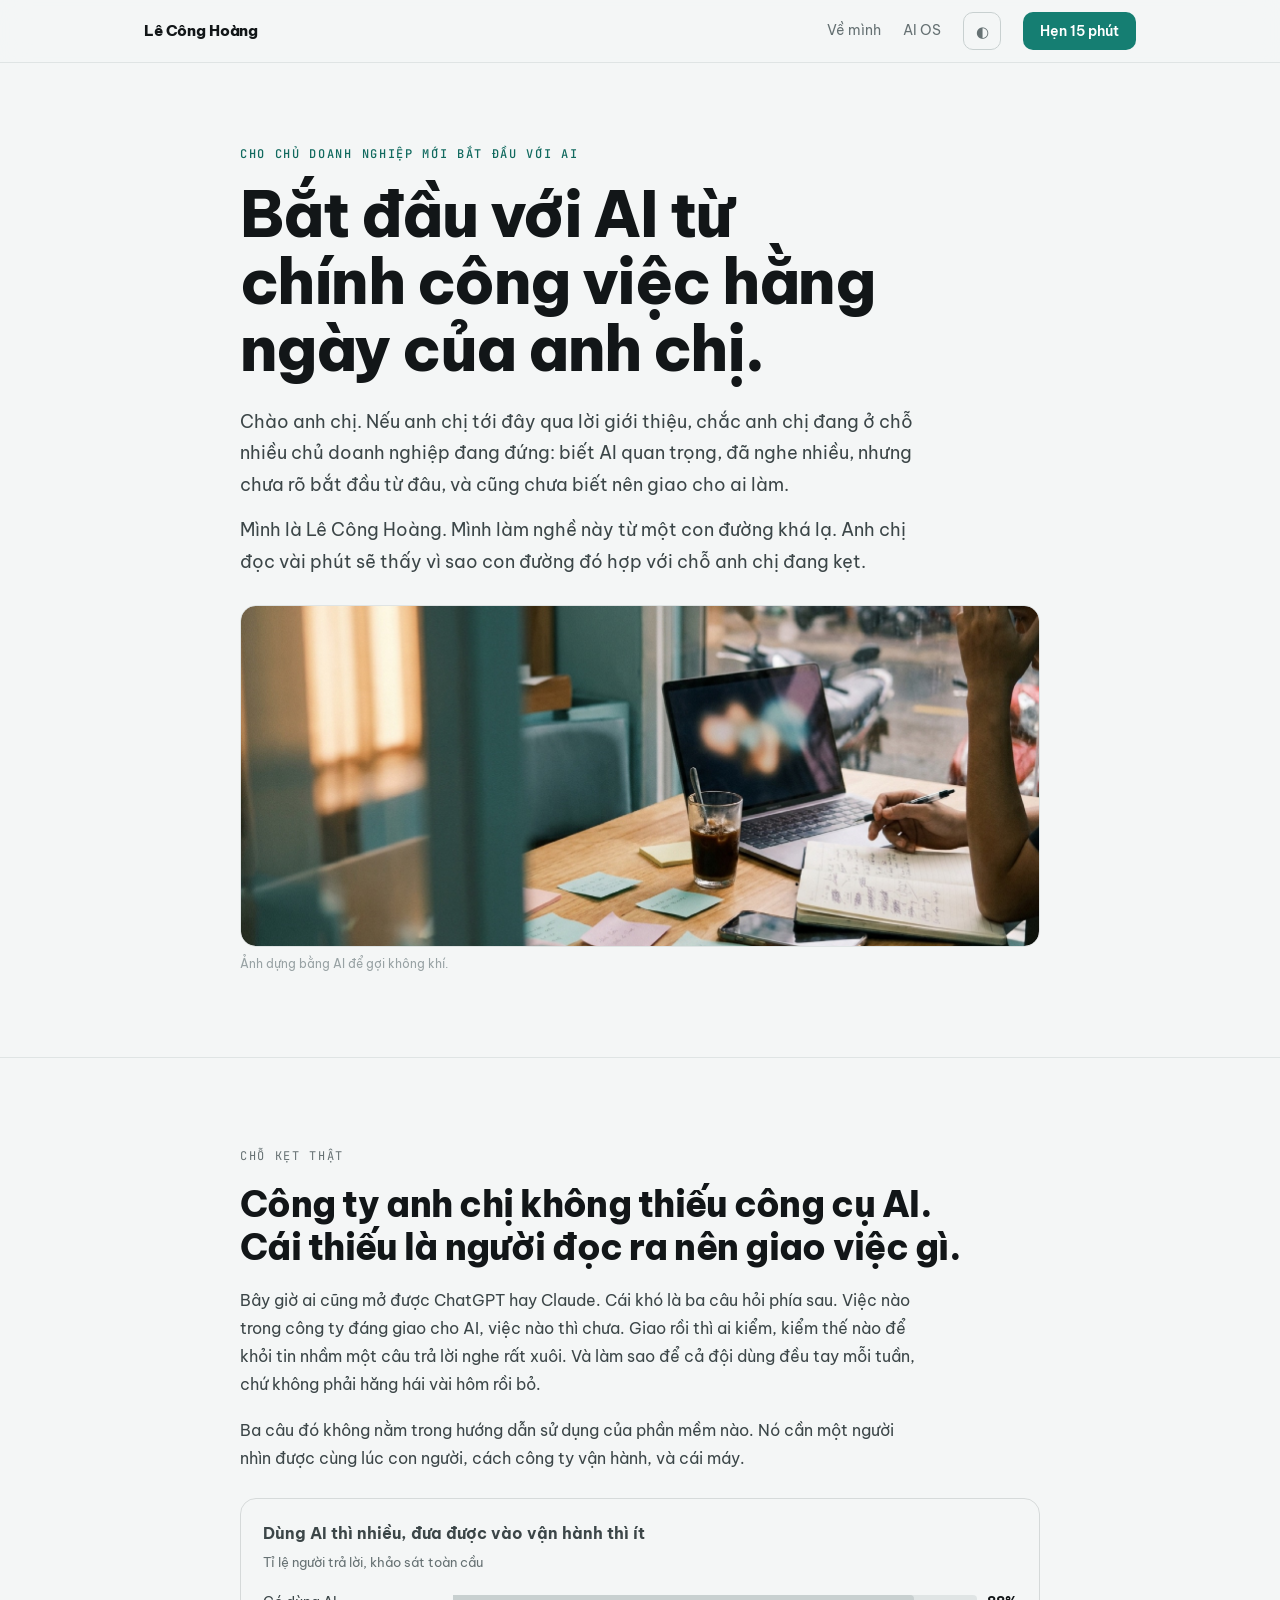
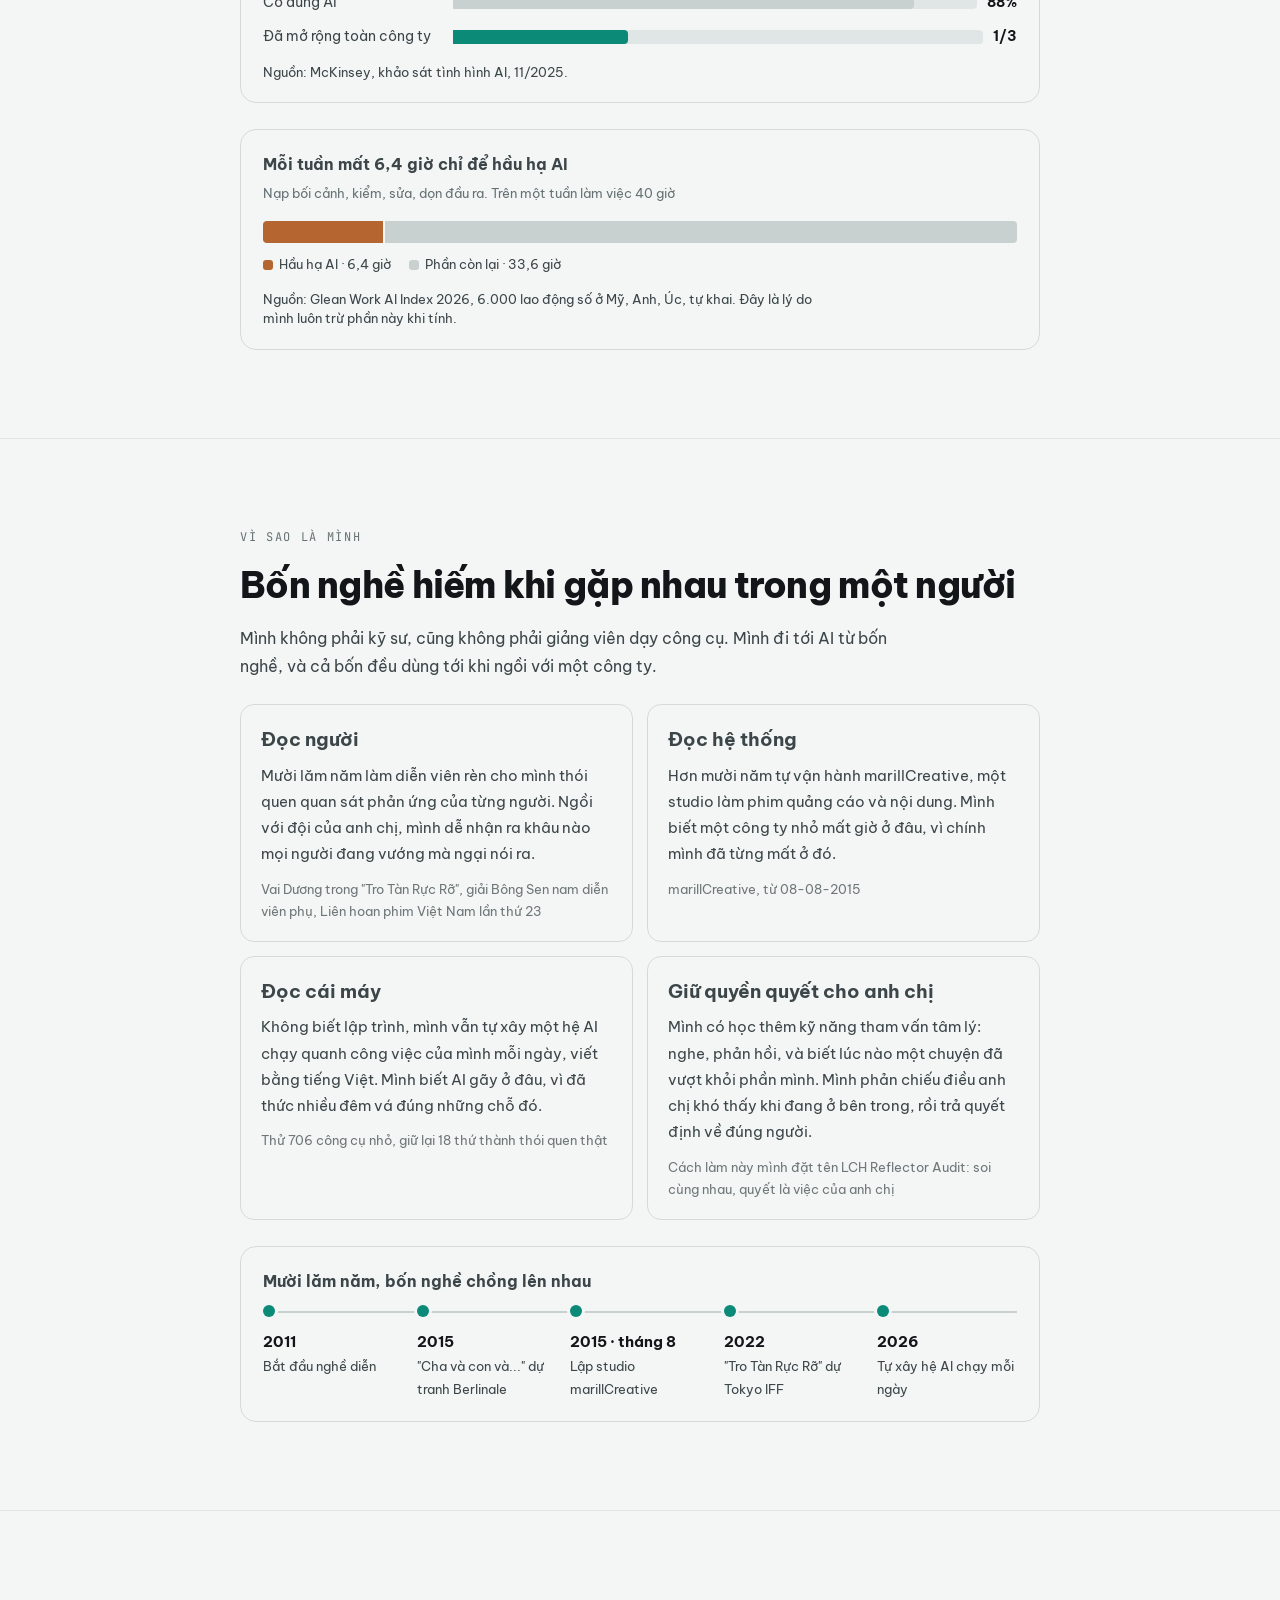
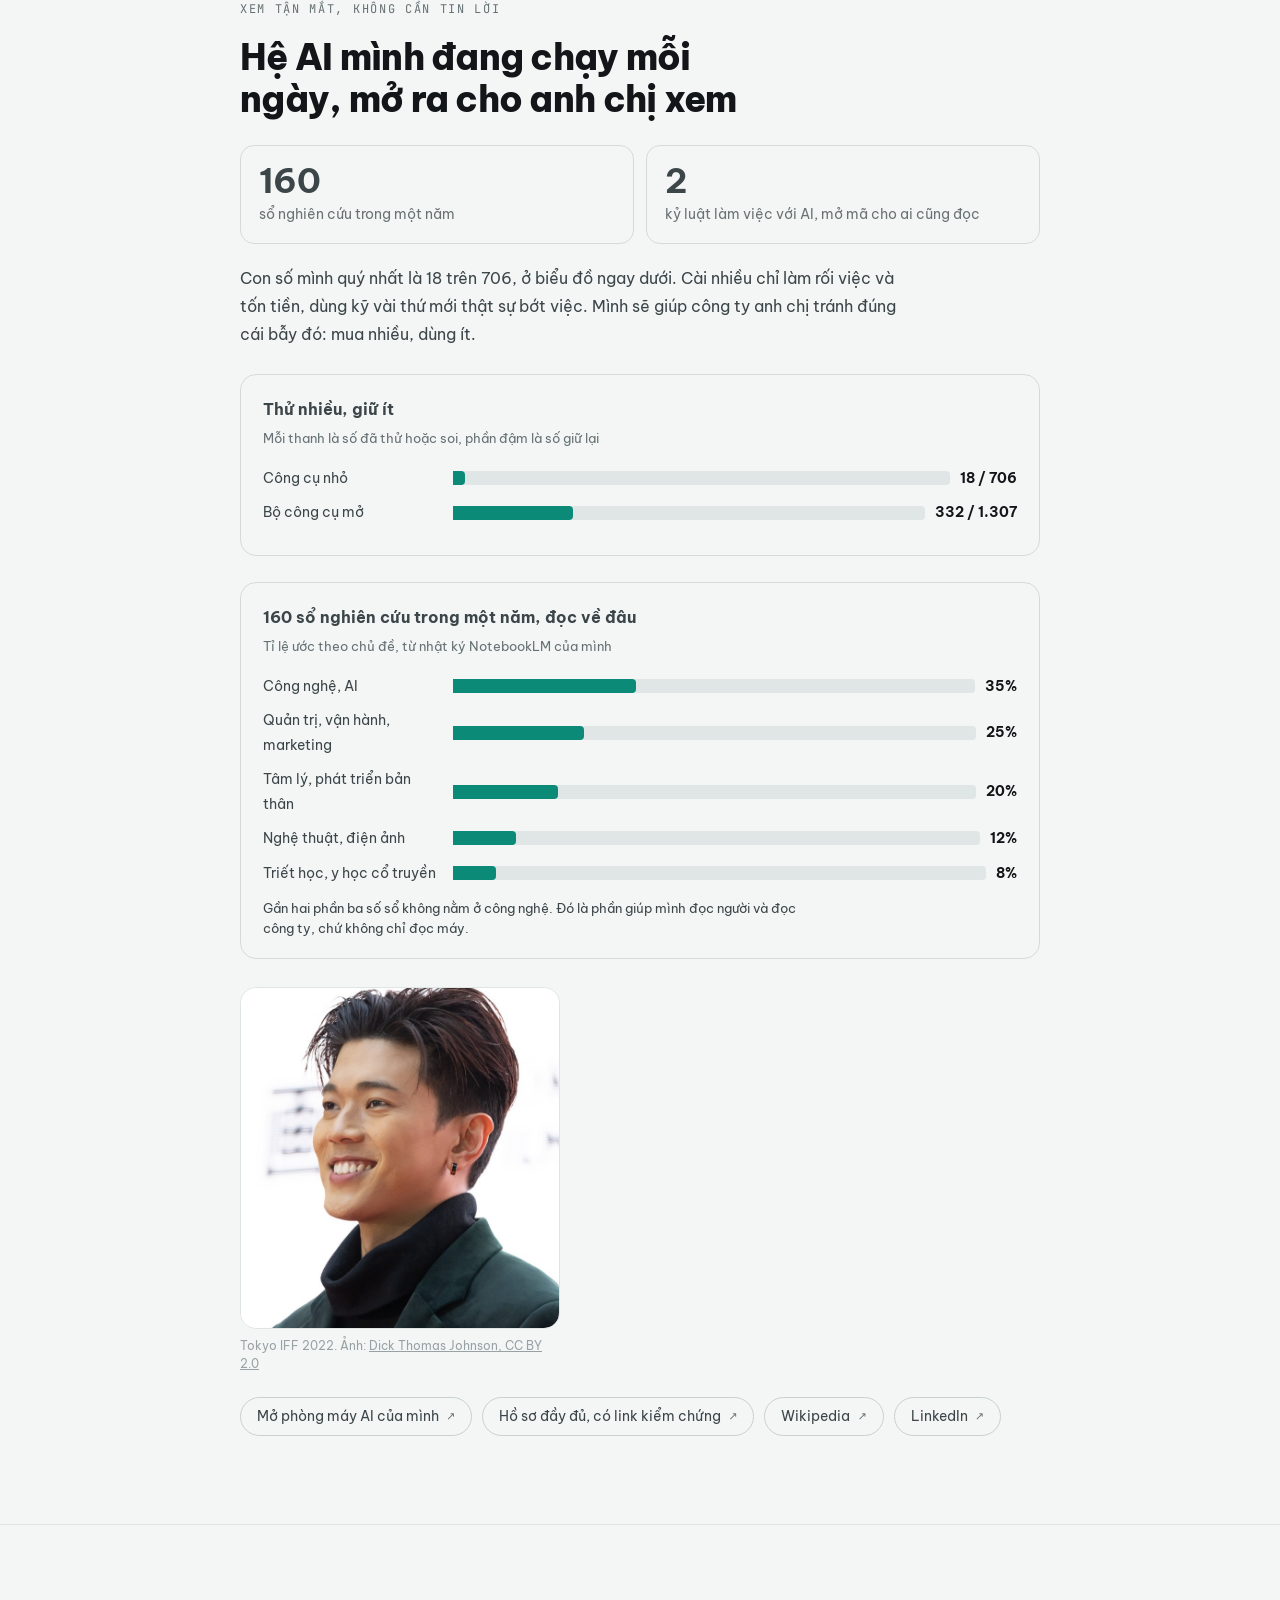
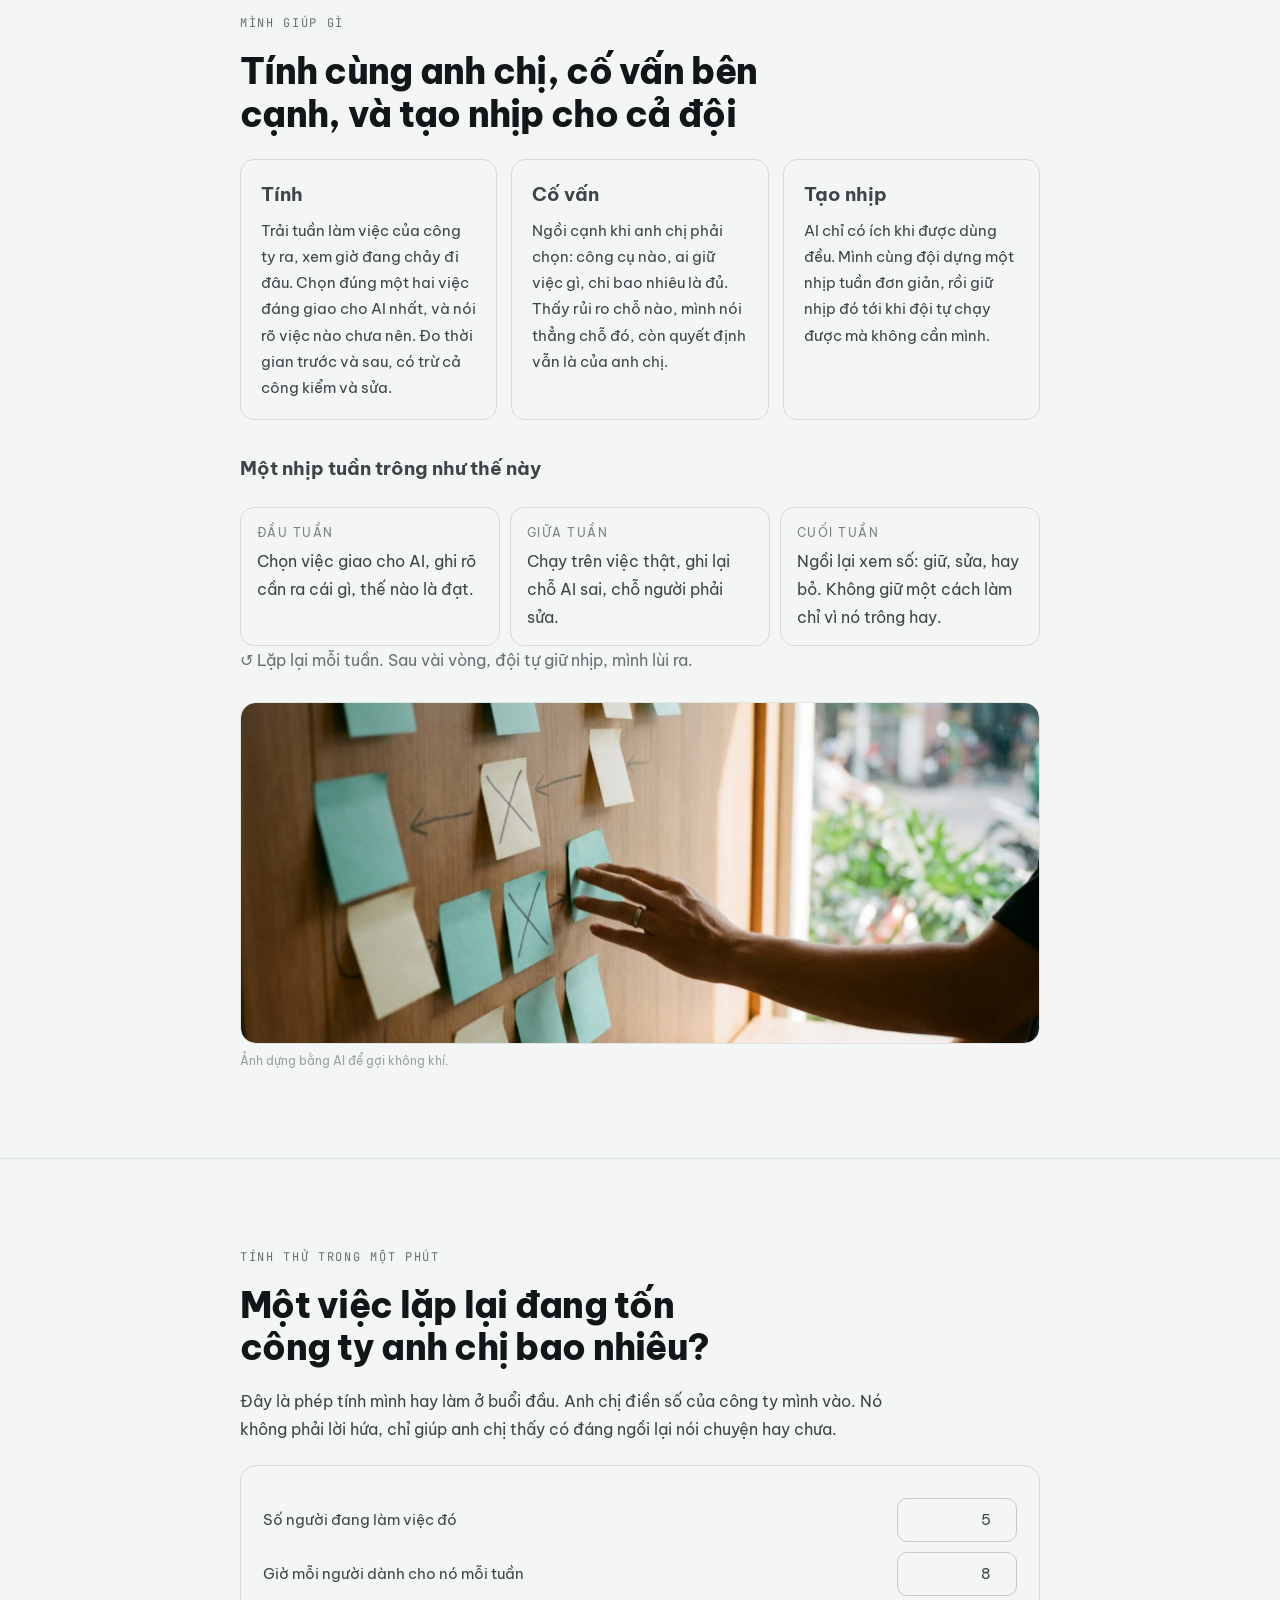
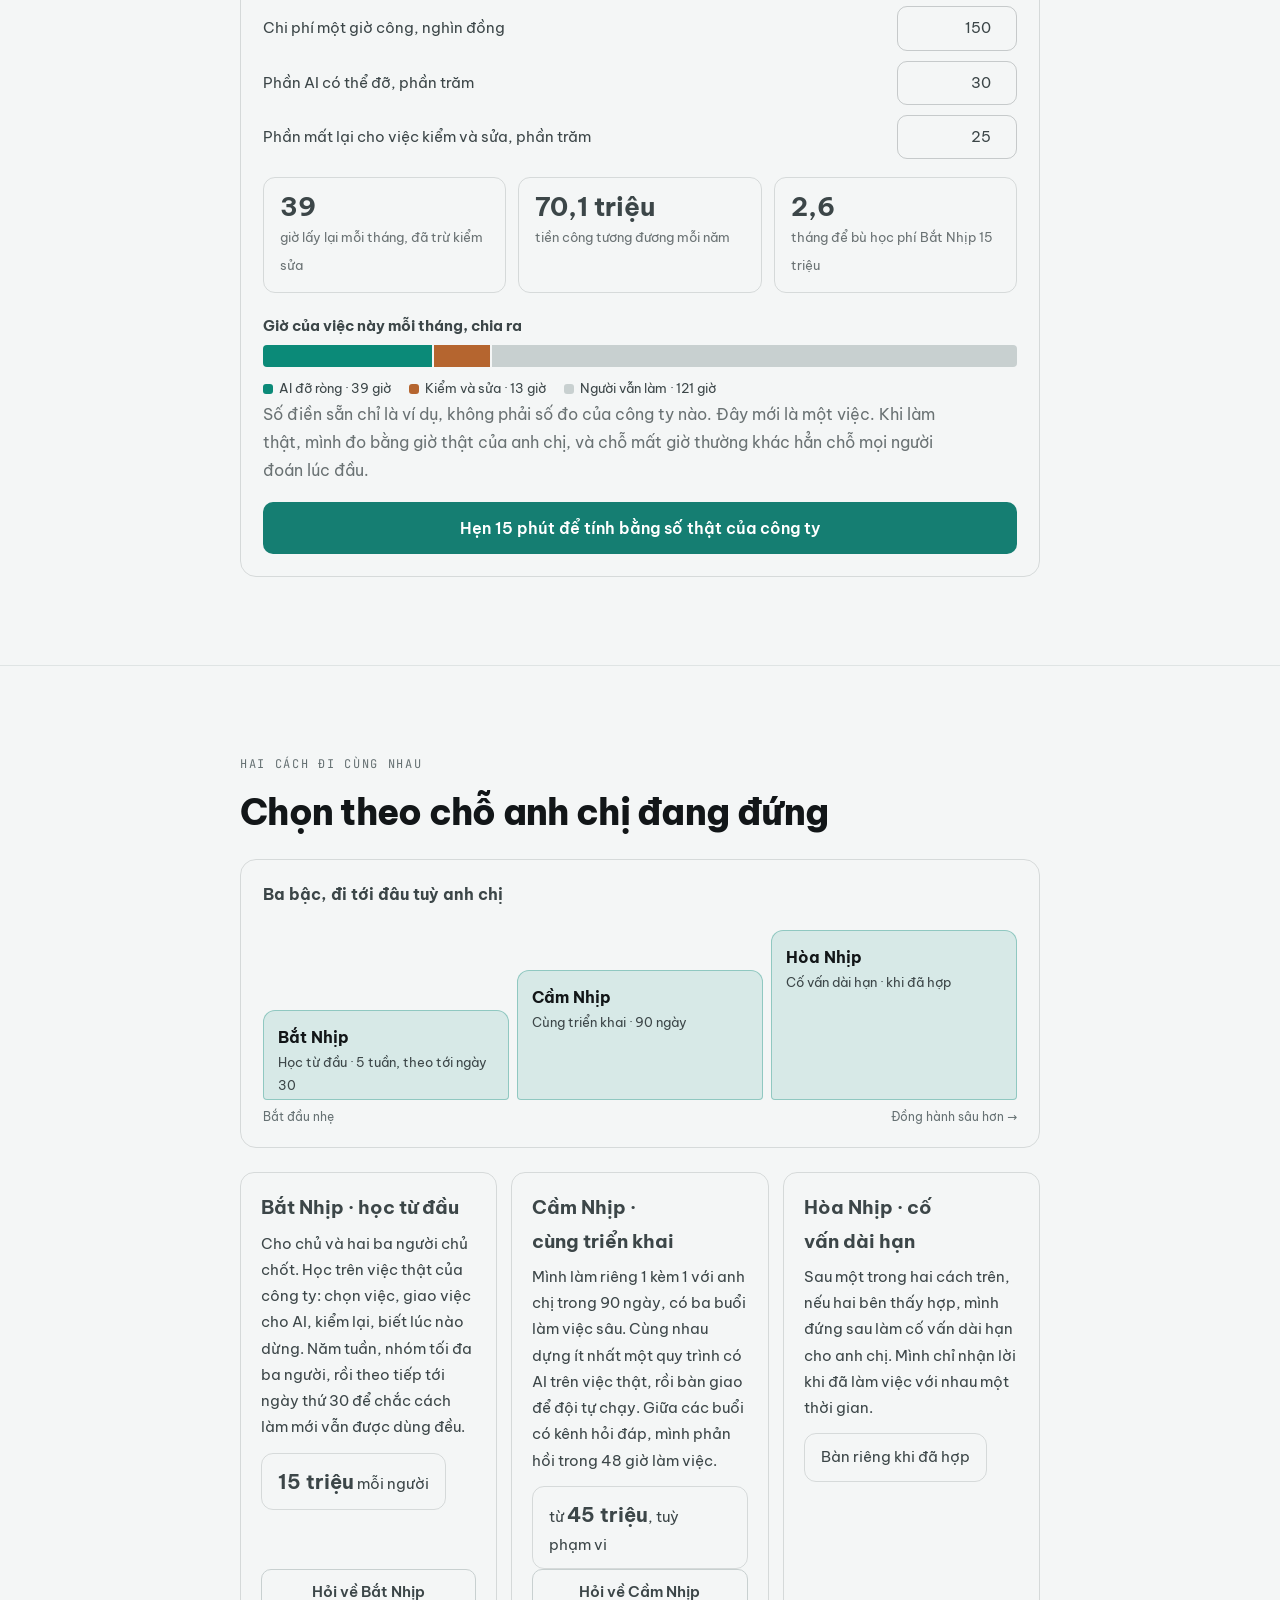
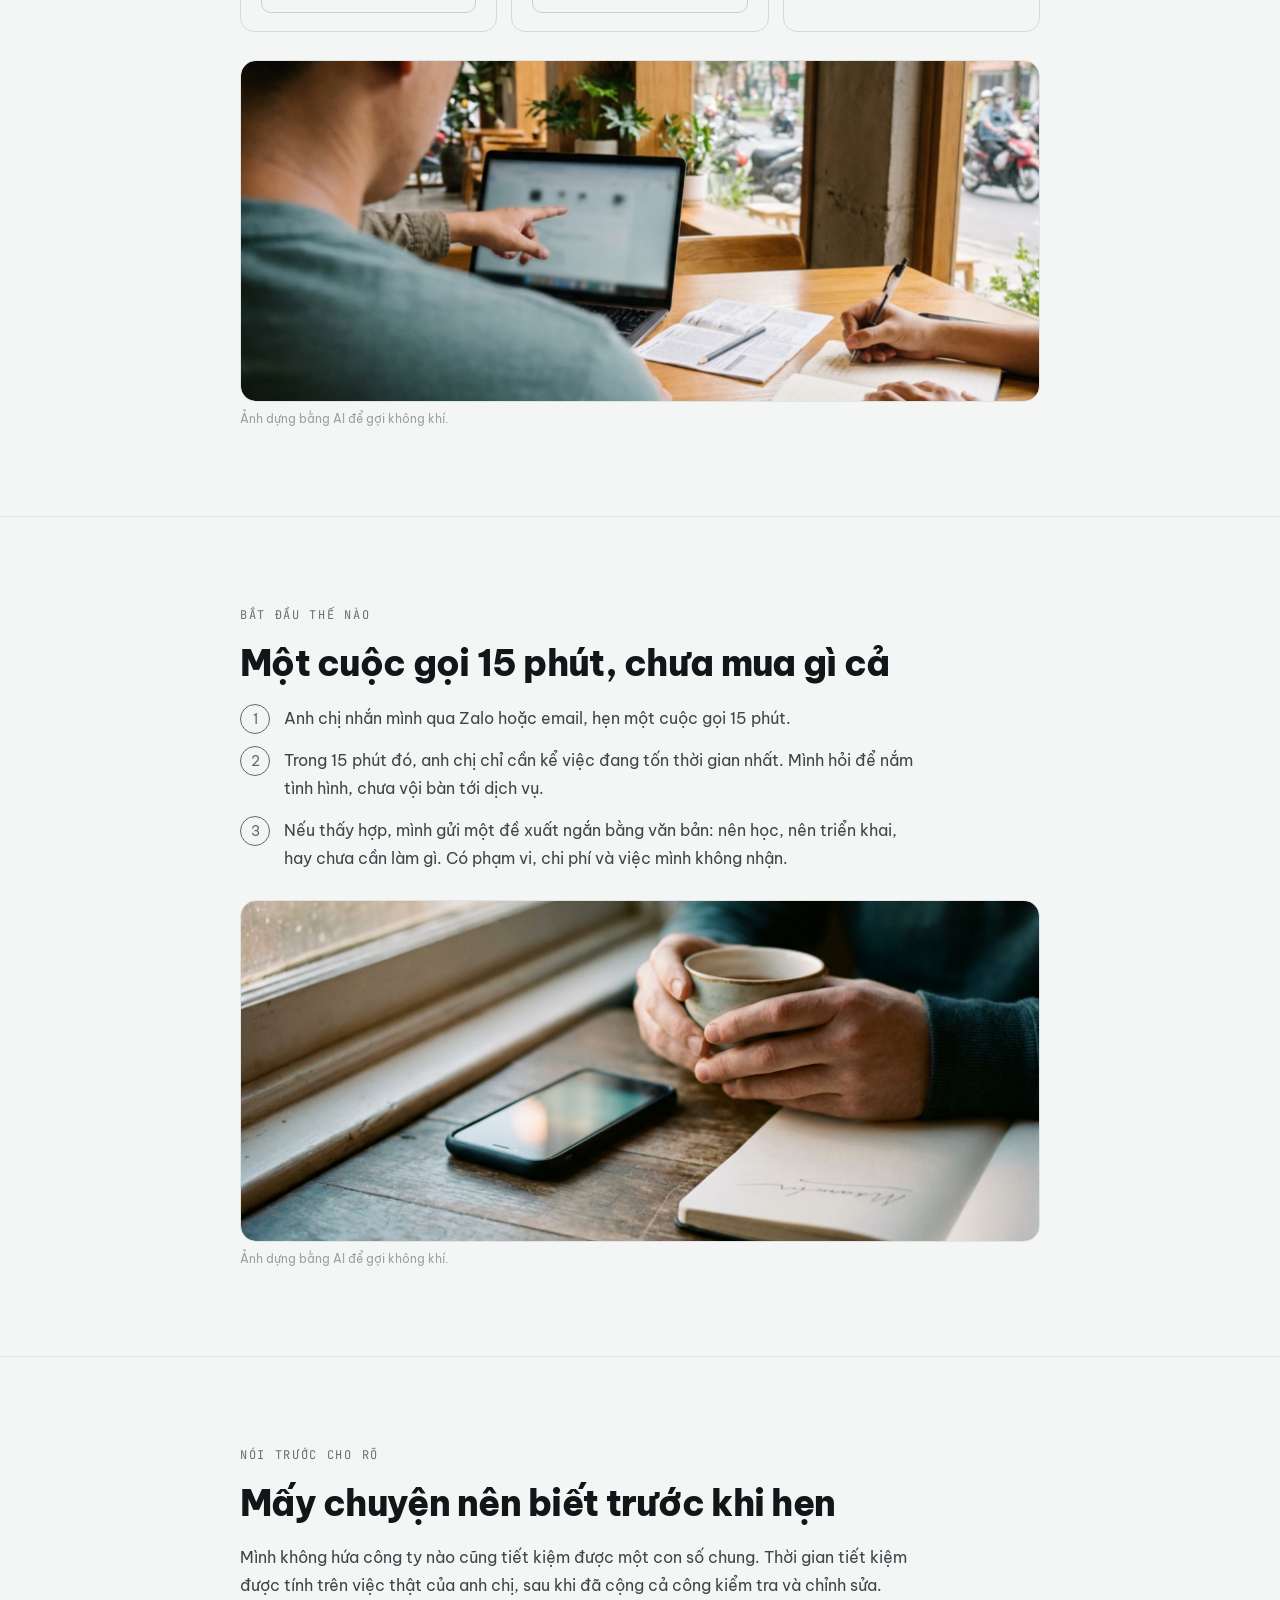
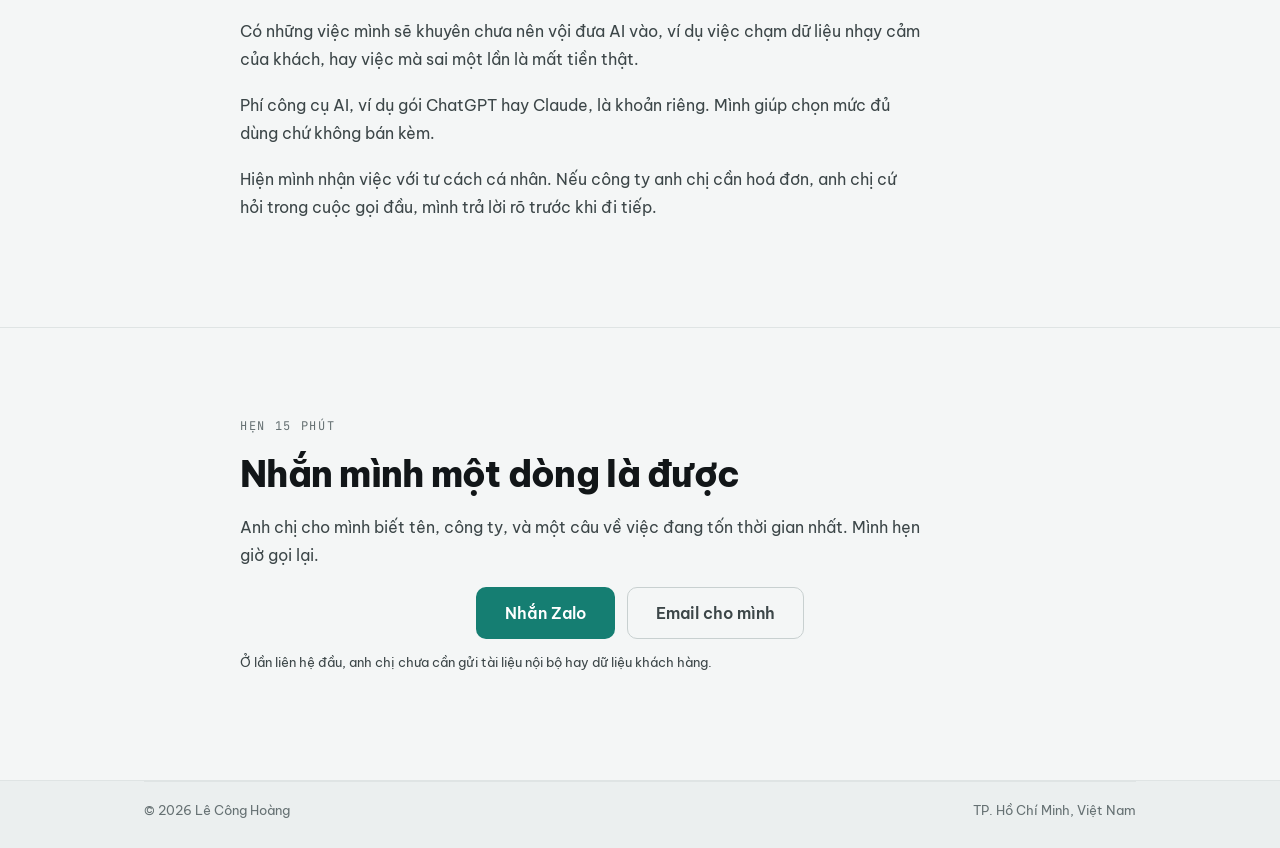
<file: doanh-nghiep.html>
<!DOCTYPE html>
<html lang="vi" data-theme="light">
<head>
<meta charset="utf-8" />
<meta name="viewport" content="width=device-width, initial-scale=1" />
<title>Cho chủ doanh nghiệp mới bắt đầu với AI · Lê Công Hoàng</title>
<meta name="description" content="Một người đọc người, đọc hệ thống và tự xây hệ AI quanh chính mình, giúp chủ doanh nghiệp tính đúng chỗ đưa AI vào và tạo nhịp làm việc cùng AI." />
<!-- ponytail: trang gửi bằng link, không vào nav, sitemap hay Google; gỡ noindex khi muốn công khai -->
<meta name="robots" content="noindex" />
<meta property="og:type" content="website" />
<meta property="og:site_name" content="Lê Công Hoàng" />
<meta property="og:title" content="Cho chủ doanh nghiệp mới bắt đầu với AI" />
<meta property="og:description" content="Tính đúng chỗ đưa AI vào công ty, cố vấn để anh chị giữ quyền quyết, và tạo nhịp làm việc cùng AI cho cả đội." />
<meta property="og:image" content="https://aimentoringlch.netlify.app/assets/dn-ban-dem.jpg" />
<meta property="og:url" content="https://aimentoringlch.netlify.app/doanh-nghiep.html" />
<link rel="icon" href="assets/podcast/mark.png" />
<script>try{var t=localStorage.getItem('lch-theme');if(t!=='dark'&&t!=='light')t=matchMedia('(prefers-color-scheme: dark)').matches?'dark':'light';document.documentElement.setAttribute('data-theme',t);}catch(e){}</script>
<link rel="stylesheet" href="assets/fonts/fonts.css" />
<link rel="stylesheet" href="styles.css" />
<style>
  .nv-right .btn{white-space:nowrap}
  .dn-line{border:1px solid color-mix(in srgb,currentColor 16%,transparent)}
  .dn-fig{margin:28px 0 0}
  .dn-fig img{width:100%;height:auto;max-height:340px;object-fit:cover;display:block;border-radius:14px}
  .dn-cta{display:flex;justify-content:center;width:100%;box-sizing:border-box;margin-top:16px}
  .dn-grid{display:grid;grid-template-columns:repeat(auto-fit,minmax(230px,1fr));gap:14px;margin-top:24px}
  .dn-card{border-radius:14px;padding:18px 20px;display:flex;flex-direction:column}
  .dn-card .dn-cta{margin-top:auto}
  .dn-card h3{margin:0 0 6px;font-size:19px}
  .dn-card p{margin:0;font-size:15px}
  .dn-card .dn-proof{margin-top:10px;font-size:13px;opacity:.72}
  .dn-keys{display:grid;grid-template-columns:repeat(auto-fit,minmax(150px,1fr));gap:12px;margin-top:24px}
  .dn-key{border-radius:14px;padding:16px 18px}
  .dn-key b{display:block;font-size:clamp(26px,4vw,34px);line-height:1.1;letter-spacing:-.02em}
  .dn-key span{font-size:14px;opacity:.75}
  .dn-rhythm{display:grid;grid-template-columns:repeat(auto-fit,minmax(190px,1fr));gap:10px;margin-top:22px}
  .dn-rhythm div{border-radius:14px;padding:14px 16px}
  .dn-rhythm small{display:block;font-size:12px;letter-spacing:.12em;text-transform:uppercase;opacity:.65;margin-bottom:4px}
  .dn-calc{border-radius:16px;padding:22px;margin-top:22px}
  .dn-calc label{display:grid;grid-template-columns:1fr 120px;align-items:center;gap:12px;margin:10px 0;font-size:15px}
  .dn-calc input{font:inherit;padding:8px 10px;border-radius:10px;border:1px solid color-mix(in srgb,currentColor 25%,transparent);background:transparent;color:inherit;text-align:right;width:100%;box-sizing:border-box}
  .dn-out{display:grid;grid-template-columns:repeat(auto-fit,minmax(170px,1fr));gap:12px;margin-top:18px}
  .dn-out div{border-radius:12px;padding:14px 16px}
  .dn-out b{display:block;font-size:26px;line-height:1.15}
  .dn-out span{font-size:13px;opacity:.75}
  .dn-note{font-size:13px;opacity:.75;margin-top:14px}
  .dn-price{display:inline-block;padding:10px 16px;border-radius:12px;font-size:15px}
  .dn-price b{font-size:20px}
  .dn-steps{display:grid;gap:14px;margin-top:20px;counter-reset:s}
  .dn-steps p{margin:0;padding-left:44px;position:relative}
  .dn-steps p::before{counter-increment:s;content:counter(s);position:absolute;left:0;top:0;width:30px;height:30px;border-radius:50%;display:grid;place-items:center;border:1px solid currentColor;font-size:14px;opacity:.8}
  /* biểu đồ: màu đã chạy validate_palette (sáng/tối đều PASS) */
  :root{--c1:#0B8A78;--c2:#B5652F;--c0:var(--line-2)}
  [data-theme="dark"]{--c1:#22A090;--c2:#C2723C}
  .ch{margin-top:26px;border-radius:16px;padding:20px 22px}
  .ch h4{margin:0 0 4px;font-size:16px}
  .ch .ch-sub{margin:0 0 16px;font-size:13px;color:var(--muted)}
  .ch .src{margin:14px 0 0;font-size:13px;line-height:1.5;color:var(--ink-2)}
  .hb{display:grid;grid-template-columns:minmax(110px,180px) 1fr auto;align-items:center;gap:10px;margin:10px 0;font-size:14px;color:var(--ink-2)}
  .hb i{display:block;height:14px;border-radius:0 4px 4px 0;background:var(--c1);min-width:2px}
  .hb i.c0{background:var(--c0)}
  .hb b{color:var(--ink);font-variant-numeric:tabular-nums}
  .track{background:color-mix(in srgb,var(--c0) 45%,transparent);border-radius:0 4px 4px 0}
  .stack{display:flex;gap:2px;height:22px;margin:6px 0 10px}
  .stack span{display:block;height:100%;min-width:2px;transition:flex-grow .3s}
  .stack span:first-child{border-radius:4px 0 0 4px} .stack span:last-child{border-radius:0 4px 4px 0}
  .lg{display:flex;flex-wrap:wrap;gap:6px 18px;font-size:13px;color:var(--ink-2)}
  .lg span::before{content:"";display:inline-block;width:10px;height:10px;border-radius:3px;margin-right:6px;background:var(--k);vertical-align:-1px}
  .tl{position:relative;display:grid;grid-template-columns:repeat(auto-fit,minmax(120px,1fr));gap:14px;margin-top:8px;padding-top:26px}
  .tl::before{content:"";position:absolute;left:0;right:0;top:8px;height:2px;background:var(--c0)}
  .tl div{position:relative;font-size:13px;color:var(--ink-2)}
  .tl div::before{content:"";position:absolute;top:-24px;left:0;width:12px;height:12px;border-radius:50%;background:var(--c1);box-shadow:0 0 0 3px var(--paper)}
  .tl b{display:block;font-size:15px;color:var(--ink)}
  .ladder{display:grid;grid-template-columns:repeat(3,1fr);gap:8px;align-items:end;margin-top:22px}
  .ladder div{border-radius:12px 12px 4px 4px;padding:12px 14px;font-size:13px;color:var(--ink-2);background:color-mix(in srgb,var(--c1) 12%,transparent);border:1px solid color-mix(in srgb,var(--c1) 35%,transparent)}
  .ladder b{display:block;font-size:16px;color:var(--ink)}
  .ladder .l1{height:90px} .ladder .l2{height:130px} .ladder .l3{height:170px}
  .ladder-ax{display:flex;justify-content:space-between;font-size:12px;color:var(--muted);margin-top:6px}
  .loop{margin:10px 0 0;font-size:13px;color:var(--muted)}
  #tip{position:fixed;z-index:50;pointer-events:none;padding:6px 10px;border-radius:8px;background:var(--ink);color:var(--paper);font-size:12px;opacity:0;transition:opacity .12s;max-width:240px}
  @media (max-width:520px){
    .dn-keys{grid-template-columns:1fr;gap:8px}
    .dn-key{display:flex;align-items:baseline;gap:12px;padding:12px 16px}
    .dn-key b{font-size:22px;white-space:nowrap}
    .dn-calc label{grid-template-columns:1fr 96px}
    .hb{grid-template-columns:96px 1fr auto}
    .tl{grid-template-columns:1fr;padding:0 0 0 24px}
    .tl::before{left:5px;right:auto;top:4px;bottom:4px;width:2px;height:auto}
    .tl div::before{top:3px;left:-24px}
    .ladder{grid-template-columns:1fr}
    .ladder div{height:auto!important;border-radius:4px 12px 12px 4px}
    .ladder .l1{width:70%} .ladder .l2{width:85%}
  }
</style>
</head>
<body id="top">

<nav class="nv" data-screen-label="Nav">
  <div class="nv-inner">
    <a class="nv-brand" href="index.html">Lê Công Hoàng</a>
    <div class="nv-right">
      <a href="ve-lch.html">Về mình</a>
      <a href="ai-os.html">AI OS</a>
      <button class="theme-toggle" type="button" aria-label="Đổi sáng tối"><span class="glyph moon" aria-hidden="true">◐</span><span class="glyph sun" aria-hidden="true">◑</span></button>
      <a class="btn btn-primary" href="#lien-he">Hẹn 15 phút</a>
    </div>
  </div>
</nav>

<main>

  <section class="vn-hero" data-screen-label="Hero">
    <div class="wrap-mid">
      <div class="eyebrow">Cho chủ doanh nghiệp mới bắt đầu với AI</div>
      <h1>Bắt đầu với AI từ chính công việc hằng ngày của anh chị.</h1>
      <p>Chào anh chị. Nếu anh chị tới đây qua lời giới thiệu, chắc anh chị đang ở chỗ nhiều chủ doanh nghiệp đang đứng: biết AI quan trọng, đã nghe nhiều, nhưng chưa rõ bắt đầu từ đâu, và cũng chưa biết nên giao cho ai làm.</p>
      <p>Mình là Lê Công Hoàng. Mình làm nghề này từ một con đường khá lạ. Anh chị đọc vài phút sẽ thấy vì sao con đường đó hợp với chỗ anh chị đang kẹt.</p>
      <figure class="fig dn-fig"><span class="fig-frame"><img src="assets/dn-ban-dem.jpg" alt="Bàn làm việc của một chủ doanh nghiệp với laptop, ly cà phê sữa đá, sổ tay chi chít ghi chú và giấy nhớ" width="1600" height="893" /></span><figcaption>Ảnh dựng bằng AI để gợi không khí.</figcaption></figure>
    </div>
  </section>

  <section class="face" data-screen-label="Chỗ kẹt">
    <div class="wrap-mid">
      <div class="face-tag">Chỗ kẹt thật</div>
      <h2>Công ty anh chị không thiếu công cụ AI. Cái thiếu là người đọc ra nên giao việc gì.</h2>
      <p>Bây giờ ai cũng mở được ChatGPT hay Claude. Cái khó là ba câu hỏi phía sau. Việc nào trong công ty đáng giao cho AI, việc nào thì chưa. Giao rồi thì ai kiểm, kiểm thế nào để khỏi tin nhầm một câu trả lời nghe rất xuôi. Và làm sao để cả đội dùng đều tay mỗi tuần, chứ không phải hăng hái vài hôm rồi bỏ.</p>
      <p>Ba câu đó không nằm trong hướng dẫn sử dụng của phần mềm nào. Nó cần một người nhìn được cùng lúc con người, cách công ty vận hành, và cái máy.</p>
      <div class="ch dn-line" role="figure" aria-label="Khoảng cách giữa dùng AI và đưa AI vào vận hành">
        <h4>Dùng AI thì nhiều, đưa được vào vận hành thì ít</h4>
        <p class="ch-sub">Tỉ lệ người trả lời, khảo sát toàn cầu</p>
        <div class="hb" data-tip="88% nói tổ chức dùng AI thường xuyên ở ít nhất một chức năng"><span>Có dùng AI</span><span class="track"><i class="c0" style="width:88%"></i></span><b>88%</b></div>
        <div class="hb" data-tip="Khoảng một phần ba nói tổ chức đã bắt đầu mở rộng AI ở cấp doanh nghiệp"><span>Đã mở rộng toàn công ty</span><span class="track"><i style="width:33%"></i></span><b>1/3</b></div>
        <p class="src">Nguồn: McKinsey, khảo sát tình hình AI, 11/2025.</p>
      </div>
      <div class="ch dn-line" role="figure" aria-label="Thời gian mỗi tuần dành để hầu hạ AI">
        <h4>Mỗi tuần mất 6,4 giờ chỉ để hầu hạ AI</h4>
        <p class="ch-sub">Nạp bối cảnh, kiểm, sửa, dọn đầu ra. Trên một tuần làm việc 40 giờ</p>
        <div class="stack" data-tip="6,4 trên 40 giờ, khoảng 16% tuần làm việc"><span style="flex-grow:6.4;background:var(--c2)"></span><span style="flex-grow:33.6;background:var(--c0)"></span></div>
        <div class="lg"><span style="--k:var(--c2)">Hầu hạ AI · 6,4 giờ</span><span style="--k:var(--c0)">Phần còn lại · 33,6 giờ</span></div>
        <p class="src">Nguồn: Glean Work AI Index 2026, 6.000 lao động số ở Mỹ, Anh, Úc, tự khai. Đây là lý do mình luôn trừ phần này khi tính.</p>
      </div>
    </div>
  </section>

  <section class="face" data-screen-label="Vì sao là mình">
    <div class="wrap-mid">
      <div class="face-tag">Vì sao là mình</div>
      <h2>Bốn nghề hiếm khi gặp nhau trong một người</h2>
      <p>Mình không phải kỹ sư, cũng không phải giảng viên dạy công cụ. Mình đi tới AI từ bốn nghề, và cả bốn đều dùng tới khi ngồi với một công ty.</p>
      <div class="dn-grid" style="grid-template-columns:repeat(auto-fit,minmax(min(100%,300px),1fr))">
        <div class="dn-card dn-line">
          <h3>Đọc người</h3>
          <p>Mười lăm năm làm diễn viên rèn cho mình thói quen quan sát phản ứng của từng người. Ngồi với đội của anh chị, mình dễ nhận ra khâu nào mọi người đang vướng mà ngại nói ra.</p>
          <p class="dn-proof">Vai Dương trong "Tro Tàn Rực Rỡ", giải Bông Sen nam diễn viên phụ, Liên hoan phim Việt Nam lần thứ 23</p>
        </div>
        <div class="dn-card dn-line">
          <h3>Đọc hệ thống</h3>
          <p>Hơn mười năm tự vận hành marillCreative, một studio làm phim quảng cáo và nội dung. Mình biết một công ty nhỏ mất giờ ở đâu, vì chính mình đã từng mất ở đó.</p>
          <p class="dn-proof">marillCreative, từ 08-08-2015</p>
        </div>
        <div class="dn-card dn-line">
          <h3>Đọc cái máy</h3>
          <p>Không biết lập trình, mình vẫn tự xây một hệ AI chạy quanh công việc của mình mỗi ngày, viết bằng tiếng Việt. Mình biết AI gãy ở đâu, vì đã thức nhiều đêm vá đúng những chỗ đó.</p>
          <p class="dn-proof">Thử 706 công cụ nhỏ, giữ lại 18 thứ thành thói quen thật</p>
        </div>
        <div class="dn-card dn-line">
          <h3>Giữ quyền quyết cho anh chị</h3>
          <p>Mình có học thêm kỹ năng tham vấn tâm lý: nghe, phản hồi, và biết lúc nào một chuyện đã vượt khỏi phần mình. Mình phản chiếu điều anh chị khó thấy khi đang ở bên trong, rồi trả quyết định về đúng người.</p>
          <p class="dn-proof">Cách làm này mình đặt tên LCH Reflector Audit: soi cùng nhau, quyết là việc của anh chị</p>
        </div>
      </div>
      <div class="ch dn-line" role="figure" aria-label="Đường nghề của Lê Công Hoàng">
        <h4>Mười lăm năm, bốn nghề chồng lên nhau</h4>
        <div class="tl">
          <div><b>2011</b>Bắt đầu nghề diễn</div>
          <div><b>2015</b>"Cha và con và..." dự tranh Berlinale</div>
          <div><b>2015 · tháng 8</b>Lập studio marillCreative</div>
          <div><b>2022</b>"Tro Tàn Rực Rỡ" dự Tokyo IFF</div>
          <div><b>2026</b>Tự xây hệ AI chạy mỗi ngày</div>
        </div>
      </div>
    </div>
  </section>

  <section class="face" data-screen-label="Bằng chứng">
    <div class="wrap-mid">
      <div class="face-tag">Xem tận mắt, không cần tin lời</div>
      <h2>Hệ AI mình đang chạy mỗi ngày, mở ra cho anh chị xem</h2>
      <div class="dn-keys">
        <div class="dn-key dn-line"><b>160</b><span>sổ nghiên cứu trong một năm</span></div>
                        <div class="dn-key dn-line"><b>2</b><span>kỷ luật làm việc với AI, mở mã cho ai cũng đọc</span></div>
      </div>
      <p style="margin-top:20px">Con số mình quý nhất là 18 trên 706, ở biểu đồ ngay dưới. Cài nhiều chỉ làm rối việc và tốn tiền, dùng kỹ vài thứ mới thật sự bớt việc. Mình sẽ giúp công ty anh chị tránh đúng cái bẫy đó: mua nhiều, dùng ít.</p>
      <div class="ch dn-line" role="figure" aria-label="Tỉ lệ công cụ giữ lại sau khi thử">
        <h4>Thử nhiều, giữ ít</h4>
        <p class="ch-sub">Mỗi thanh là số đã thử hoặc soi, phần đậm là số giữ lại</p>
        <div class="hb" data-tip="Giữ 18 trên 706, khoảng 2,5%"><span>Công cụ nhỏ</span><span class="track"><i style="width:2.5%"></i></span><b>18 / 706</b></div>
        <div class="hb" data-tip="Giữ 332 trên 1.307, khoảng 25%"><span>Bộ công cụ mở</span><span class="track"><i style="width:25.4%"></i></span><b>332 / 1.307</b></div>
      </div>
      <div class="ch dn-line" role="figure" aria-label="160 sổ nghiên cứu chia theo chủ đề">
        <h4>160 sổ nghiên cứu trong một năm, đọc về đâu</h4>
        <p class="ch-sub">Tỉ lệ ước theo chủ đề, từ nhật ký NotebookLM của mình</p>
        <div class="hb" data-tip="Khoảng 35%"><span>Công nghệ, AI</span><span class="track"><i style="width:35%"></i></span><b>35%</b></div>
        <div class="hb" data-tip="Khoảng 25%"><span>Quản trị, vận hành, marketing</span><span class="track"><i style="width:25%"></i></span><b>25%</b></div>
        <div class="hb" data-tip="Khoảng 20%"><span>Tâm lý, phát triển bản thân</span><span class="track"><i style="width:20%"></i></span><b>20%</b></div>
        <div class="hb" data-tip="Khoảng 12%"><span>Nghệ thuật, điện ảnh</span><span class="track"><i style="width:12%"></i></span><b>12%</b></div>
        <div class="hb" data-tip="Khoảng 8%"><span>Triết học, y học cổ truyền</span><span class="track"><i style="width:8%"></i></span><b>8%</b></div>
        <p class="src">Gần hai phần ba số sổ không nằm ở công nghệ. Đó là phần giúp mình đọc người và đọc công ty, chứ không chỉ đọc máy.</p>
      </div>
      <figure class="fig dn-fig" style="max-width:320px"><span class="fig-frame"><img src="assets/lch-tokyo-2022.jpg" alt="Lê Công Hoàng tại thảm đỏ Liên hoan phim quốc tế Tokyo 2022" width="690" height="900" loading="lazy" /></span><figcaption>Tokyo IFF 2022. Ảnh: <a href="https://commons.wikimedia.org/wiki/File:Le_Cong_Hoang_from_%22Glorious_Ashes%22_at_Red_Carpet_of_the_Tokyo_International_Film_Festival_2022_(52460466017)_(cropped).jpg" target="_blank" rel="noopener">Dick Thomas Johnson, CC BY 2.0</a></figcaption></figure>
      <div class="face-links">
        <a href="ai-os.html">Mở phòng máy AI của mình</a>
        <a href="ve-lch.html">Hồ sơ đầy đủ, có link kiểm chứng</a>
        <a href="https://vi.wikipedia.org/wiki/L%C3%AA_C%C3%B4ng_Ho%C3%A0ng_(di%E1%BB%85n_vi%C3%AAn)" target="_blank" rel="noopener">Wikipedia</a>
        <a href="https://www.linkedin.com/in/leconghoang/" target="_blank" rel="noopener">LinkedIn</a>
      </div>
    </div>
  </section>

  <section class="face" data-screen-label="Mình giúp gì">
    <div class="wrap-mid">
      <div class="face-tag">Mình giúp gì</div>
      <h2>Tính cùng anh chị, cố vấn bên cạnh, và tạo nhịp cho cả đội</h2>
      <div class="dn-grid">
        <div class="dn-card dn-line">
          <h3>Tính</h3>
          <p>Trải tuần làm việc của công ty ra, xem giờ đang chảy đi đâu. Chọn đúng một hai việc đáng giao cho AI nhất, và nói rõ việc nào chưa nên. Đo thời gian trước và sau, có trừ cả công kiểm và sửa.</p>
        </div>
        <div class="dn-card dn-line">
          <h3>Cố vấn</h3>
          <p>Ngồi cạnh khi anh chị phải chọn: công cụ nào, ai giữ việc gì, chi bao nhiêu là đủ. Thấy rủi ro chỗ nào, mình nói thẳng chỗ đó, còn quyết định vẫn là của anh chị.</p>
        </div>
        <div class="dn-card dn-line">
          <h3>Tạo nhịp</h3>
          <p>AI chỉ có ích khi được dùng đều. Mình cùng đội dựng một nhịp tuần đơn giản, rồi giữ nhịp đó tới khi đội tự chạy được mà không cần mình.</p>
        </div>
      </div>
      <h3 style="margin-top:32px">Một nhịp tuần trông như thế này</h3>
      <div class="dn-rhythm">
        <div class="dn-line"><small>Đầu tuần</small>Chọn việc giao cho AI, ghi rõ cần ra cái gì, thế nào là đạt.</div>
        <div class="dn-line"><small>Giữa tuần</small>Chạy trên việc thật, ghi lại chỗ AI sai, chỗ người phải sửa.</div>
        <div class="dn-line"><small>Cuối tuần</small>Ngồi lại xem số: giữ, sửa, hay bỏ. Không giữ một cách làm chỉ vì nó trông hay.</div>
      </div>
      <p class="loop">↺ Lặp lại mỗi tuần. Sau vài vòng, đội tự giữ nhịp, mình lùi ra.</p>
      <figure class="fig dn-fig"><span class="fig-frame"><img src="assets/dn-quy-trinh.jpg" alt="Tay dán giấy nhớ lên bức tường quy trình, vài bước đã bị gạch chéo" width="1600" height="1194" loading="lazy" /></span><figcaption>Ảnh dựng bằng AI để gợi không khí.</figcaption></figure>
    </div>
  </section>

  <section class="face" data-screen-label="Tính thử">
    <div class="wrap-mid">
      <div class="face-tag">Tính thử trong một phút</div>
      <h2>Một việc lặp lại đang tốn công ty anh chị bao nhiêu?</h2>
      <p>Đây là phép tính mình hay làm ở buổi đầu. Anh chị điền số của công ty mình vào. Nó không phải lời hứa, chỉ giúp anh chị thấy có đáng ngồi lại nói chuyện hay chưa.</p>
      <form class="dn-calc dn-line" id="tinh" onsubmit="return false">
        <label for="n">Số người đang làm việc đó<input type="number" id="n" min="1" value="5" inputmode="numeric" /></label>
        <label for="h">Giờ mỗi người dành cho nó mỗi tuần<input type="number" id="h" min="0" step="0.5" value="8" inputmode="decimal" /></label>
        <label for="g">Chi phí một giờ công, nghìn đồng<input type="number" id="g" min="0" step="10" value="150" inputmode="numeric" /></label>
        <label for="p">Phần AI có thể đỡ, phần trăm<input type="number" id="p" min="0" max="100" step="5" value="30" inputmode="numeric" /></label>
        <label for="o">Phần mất lại cho việc kiểm và sửa, phần trăm<input type="number" id="o" min="0" max="100" step="5" value="25" inputmode="numeric" /></label>
        <div class="dn-out">
          <div class="dn-line"><b id="r-gio">0</b><span>giờ lấy lại mỗi tháng, đã trừ kiểm sửa</span></div>
          <div class="dn-line"><b id="r-nam">0</b><span>tiền công tương đương mỗi năm</span></div>
          <div class="dn-line"><b id="r-hoan">0</b><span>tháng để bù học phí Bắt Nhịp 15 triệu</span></div>
        </div>
        <p class="dn-note" id="r-loi"></p>
        <div style="margin-top:20px" role="figure" aria-label="Chia giờ của việc này mỗi tháng">
          <h4 style="margin:0 0 4px;font-size:15px">Giờ của việc này mỗi tháng, chia ra</h4>
          <div class="stack" id="cs"><span id="s1" style="background:var(--c1)"></span><span id="s2" style="background:var(--c2)"></span><span id="s3" style="background:var(--c0)"></span></div>
          <div class="lg"><span style="--k:var(--c1)" id="l1"></span><span style="--k:var(--c2)" id="l2"></span><span style="--k:var(--c0)" id="l3"></span></div>
        </div>
        <p class="dn-note">Số điền sẵn chỉ là ví dụ, không phải số đo của công ty nào. Đây mới là một việc. Khi làm thật, mình đo bằng giờ thật của anh chị, và chỗ mất giờ thường khác hẳn chỗ mọi người đoán lúc đầu.</p>
        <a class="btn btn-primary btn-lg dn-cta" href="#lien-he">Hẹn 15 phút để tính bằng số thật của công ty</a>
      </form>
    </div>
  </section>

  <section class="face" data-screen-label="Cách làm việc">
    <div class="wrap-mid">
      <div class="face-tag">Hai cách đi cùng nhau</div>
      <h2>Chọn theo chỗ anh chị đang đứng</h2>
      <div class="ch dn-line" role="figure" aria-label="Ba bậc đồng hành">
        <h4>Ba bậc, đi tới đâu tuỳ anh chị</h4>
        <div class="ladder">
          <div class="l1"><b>Bắt Nhịp</b>Học từ đầu · 5 tuần, theo tới ngày 30</div>
          <div class="l2"><b>Cầm Nhịp</b>Cùng triển khai · 90 ngày</div>
          <div class="l3"><b>Hòa Nhịp</b>Cố vấn dài hạn · khi đã hợp</div>
        </div>
        <div class="ladder-ax"><span>Bắt đầu nhẹ</span><span>Đồng hành sâu hơn →</span></div>
      </div>
      <div class="dn-grid">
        <div class="dn-card dn-line">
          <h3>Bắt Nhịp · học từ đầu</h3>
          <p>Cho chủ và hai ba người chủ chốt. Học trên việc thật của công ty: chọn việc, giao việc cho AI, kiểm lại, biết lúc nào dừng. Năm tuần, nhóm tối đa ba người, rồi theo tiếp tới ngày thứ 30 để chắc cách làm mới vẫn được dùng đều.</p>
          <p style="margin-top:12px"><span class="dn-price dn-line"><b>15 triệu</b> mỗi người</span></p>
          <a class="btn btn-ghost dn-cta" href="#lien-he">Hỏi về Bắt Nhịp</a>
        </div>
        <div class="dn-card dn-line">
          <h3>Cầm Nhịp · cùng triển khai</h3>
          <p>Mình làm riêng 1 kèm 1 với anh chị trong 90 ngày, có ba buổi làm việc sâu. Cùng nhau dựng ít nhất một quy trình có AI trên việc thật, rồi bàn giao để đội tự chạy. Giữa các buổi có kênh hỏi đáp, mình phản hồi trong 48 giờ làm việc.</p>
          <p style="margin-top:12px"><span class="dn-price dn-line">từ <b>45 triệu</b>, tuỳ phạm vi</span></p>
          <a class="btn btn-ghost dn-cta" href="#lien-he">Hỏi về Cầm Nhịp</a>
        </div>
        <div class="dn-card dn-line">
          <h3>Hòa Nhịp · cố vấn dài hạn</h3>
          <p>Sau một trong hai cách trên, nếu hai bên thấy hợp, mình đứng sau làm cố vấn dài hạn cho anh chị. Mình chỉ nhận lời khi đã làm việc với nhau một thời gian.</p>
          <p style="margin-top:12px"><span class="dn-price dn-line">Bàn riêng khi đã hợp</span></p>
        </div>
      </div>
      <figure class="fig dn-fig"><span class="fig-frame"><img src="assets/dn-hoc-cung.jpg" alt="Hai người ngồi cạnh nhau, một người chỉ vào màn hình laptop, người kia ghi chép vào sổ" width="1600" height="1194" loading="lazy" /></span><figcaption>Ảnh dựng bằng AI để gợi không khí.</figcaption></figure>
    </div>
  </section>

  <section class="face" data-screen-label="Bắt đầu thế nào">
    <div class="wrap-mid">
      <div class="face-tag">Bắt đầu thế nào</div>
      <h2>Một cuộc gọi 15 phút, chưa mua gì cả</h2>
      <div class="dn-steps">
        <p>Anh chị nhắn mình qua Zalo hoặc email, hẹn một cuộc gọi 15 phút.</p>
        <p>Trong 15 phút đó, anh chị chỉ cần kể việc đang tốn thời gian nhất. Mình hỏi để nắm tình hình, chưa vội bàn tới dịch vụ.</p>
        <p>Nếu thấy hợp, mình gửi một đề xuất ngắn bằng văn bản: nên học, nên triển khai, hay chưa cần làm gì. Có phạm vi, chi phí và việc mình không nhận.</p>
      </div>
      <figure class="fig dn-fig"><span class="fig-frame"><img src="assets/dn-cuoc-goi.jpg" alt="Hai bàn tay ôm tách trà cạnh chiếc điện thoại và cuốn sổ mở bên cửa sổ" width="1600" height="1194" loading="lazy" /></span><figcaption>Ảnh dựng bằng AI để gợi không khí.</figcaption></figure>
    </div>
  </section>

  <section class="face" data-screen-label="Nói trước">
    <div class="wrap-mid">
      <div class="face-tag">Nói trước cho rõ</div>
      <h2>Mấy chuyện nên biết trước khi hẹn</h2>
      <p>Mình không hứa công ty nào cũng tiết kiệm được một con số chung. Thời gian tiết kiệm được tính trên việc thật của anh chị, sau khi đã cộng cả công kiểm tra và chỉnh sửa.</p>
      <p>Có những việc mình sẽ khuyên chưa nên vội đưa AI vào, ví dụ việc chạm dữ liệu nhạy cảm của khách, hay việc mà sai một lần là mất tiền thật.</p>
      <p>Phí công cụ AI, ví dụ gói ChatGPT hay Claude, là khoản riêng. Mình giúp chọn mức đủ dùng chứ không bán kèm.</p>
      <p>Hiện mình nhận việc với tư cách cá nhân. Nếu công ty anh chị cần hoá đơn, anh chị cứ hỏi trong cuộc gọi đầu, mình trả lời rõ trước khi đi tiếp.</p>
    </div>
  </section>

  <section class="face" id="lien-he" data-screen-label="Liên hệ">
    <div class="wrap-mid">
      <div class="face-tag">Hẹn 15 phút</div>
      <h2>Nhắn mình một dòng là được</h2>
      <p>Anh chị cho mình biết tên, công ty, và một câu về việc đang tốn thời gian nhất. Mình hẹn giờ gọi lại.</p>
      <div class="vn-contact">
        <a class="btn btn-primary btn-lg js-reveal" href="https://zalo.me/0906300191" target="_blank" rel="noopener" data-reveal="0906 300 191">Nhắn Zalo</a>
        <a class="btn btn-ghost btn-lg js-reveal" href="mailto:leconghoangstudio@gmail.com" data-reveal="leconghoangstudio@gmail.com">Email cho mình</a>
      </div>
      <p class="sub" style="font-size:13px; margin-top:12px;">Ở lần liên hệ đầu, anh chị chưa cần gửi tài liệu nội bộ hay dữ liệu khách hàng.</p>
    </div>
  </section>

</main>

<footer class="site-footer" data-screen-label="Footer">
  <div class="wrap">
    <div class="footer-bottom">
      <span>© 2026 Lê Công Hoàng</span>
      <span>TP. Hồ Chí Minh, Việt Nam</span>
    </div>
  </div>
</footer>

<div id="tip" role="tooltip"></div>
<script src="site.js"></script>
<script>
// ponytail: 4,33 tuần một tháng; so với học phí Bắt Nhịp 15 triệu vì đó là cửa vào rẻ nhất
(function(){
  var $=function(id){return document.getElementById(id)};
  var vn=function(x,d){return x.toLocaleString('vi-VN',{maximumFractionDigits:d||0})};
  var pct=function(id){return Math.min(100,Math.max(0,+$(id).value||0))/100};
  function tinh(){
    var n=Math.max(0,+$('n').value||0),h=Math.max(0,+$('h').value||0),g=Math.max(0,+$('g').value||0);
    var tong=n*h*4.33, gio=tong*pct('p')*(1-pct('o')), nam=gio*12*g*1000;
    $('r-gio').textContent=vn(gio);
    $('r-nam').textContent=nam>=1e6?vn(nam/1e6,1)+' triệu':vn(nam)+' đ';
    $('r-hoan').textContent=nam>0?vn(15e6/(nam/12),1):'chưa tính được';
    $('r-loi').textContent=gio<4?'Với số này, việc đó có lẽ chưa đáng đưa AI vào. Cuộc gọi 15 phút có khi sẽ chỉ ra một việc khác đáng hơn.':'';
    var kiem=tong*pct('p')*pct('o'), con=Math.max(0,tong-gio-kiem);
    $('s1').style.flexGrow=gio; $('s2').style.flexGrow=kiem; $('s3').style.flexGrow=con||(tong?0:1);
    $('l1').textContent='AI đỡ ròng · '+vn(gio)+' giờ'; $('l2').textContent='Kiểm và sửa · '+vn(kiem)+' giờ'; $('l3').textContent='Người vẫn làm · '+vn(con)+' giờ';
  }
  $('tinh').addEventListener('input',tinh); tinh();
})();
// ponytail: một tooltip chung cho mọi phần tử có data-tip; chạm trên điện thoại cũng hiện
(function(){var t=document.getElementById('tip');
  function show(e){var el=e.target.closest&&e.target.closest('[data-tip]'); if(!el){t.style.opacity=0;return}
    var p=e.touches?e.touches[0]:e; t.textContent=el.dataset.tip; t.style.opacity=1;
    t.style.left=Math.min(p.clientX+12,innerWidth-t.offsetWidth-8)+'px'; t.style.top=(p.clientY+14)+'px';}
  document.addEventListener('mousemove',show); document.addEventListener('touchstart',show,{passive:true});
})();
</script>
</body>
</html>
</file>
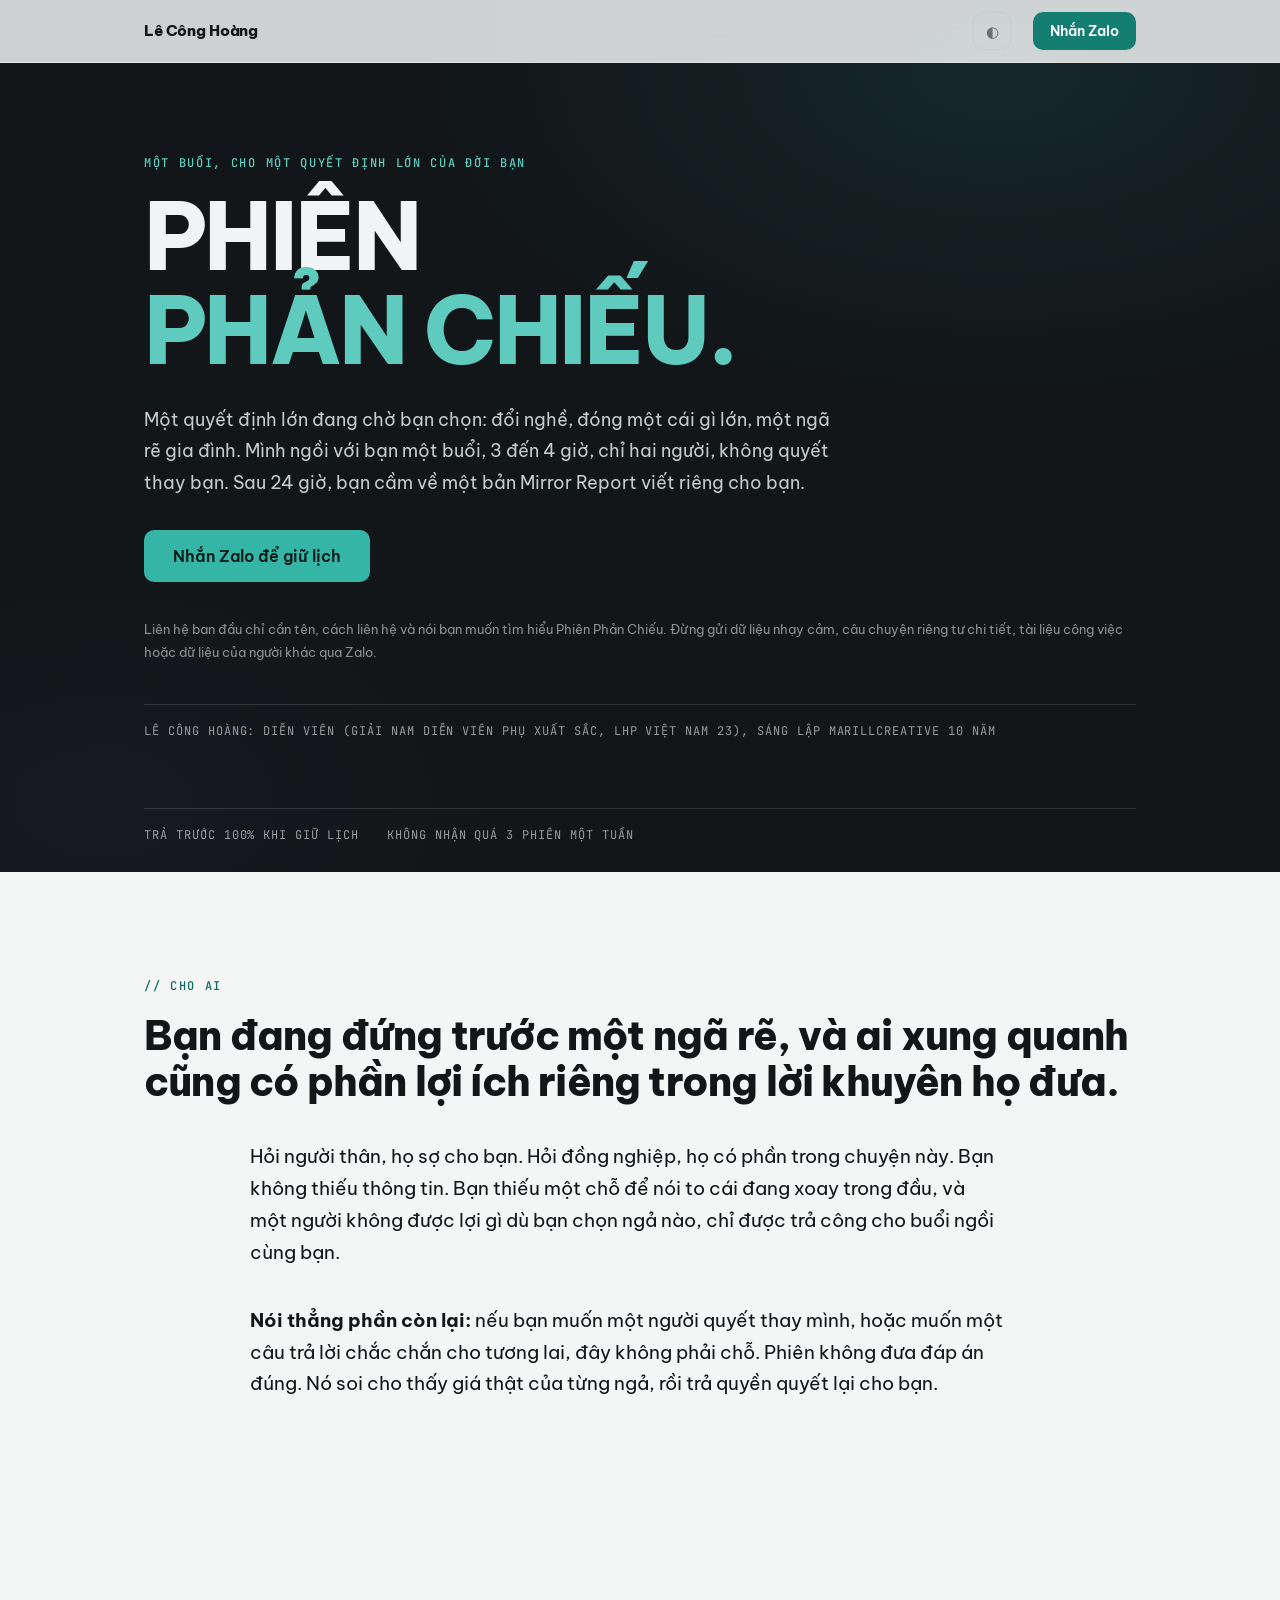
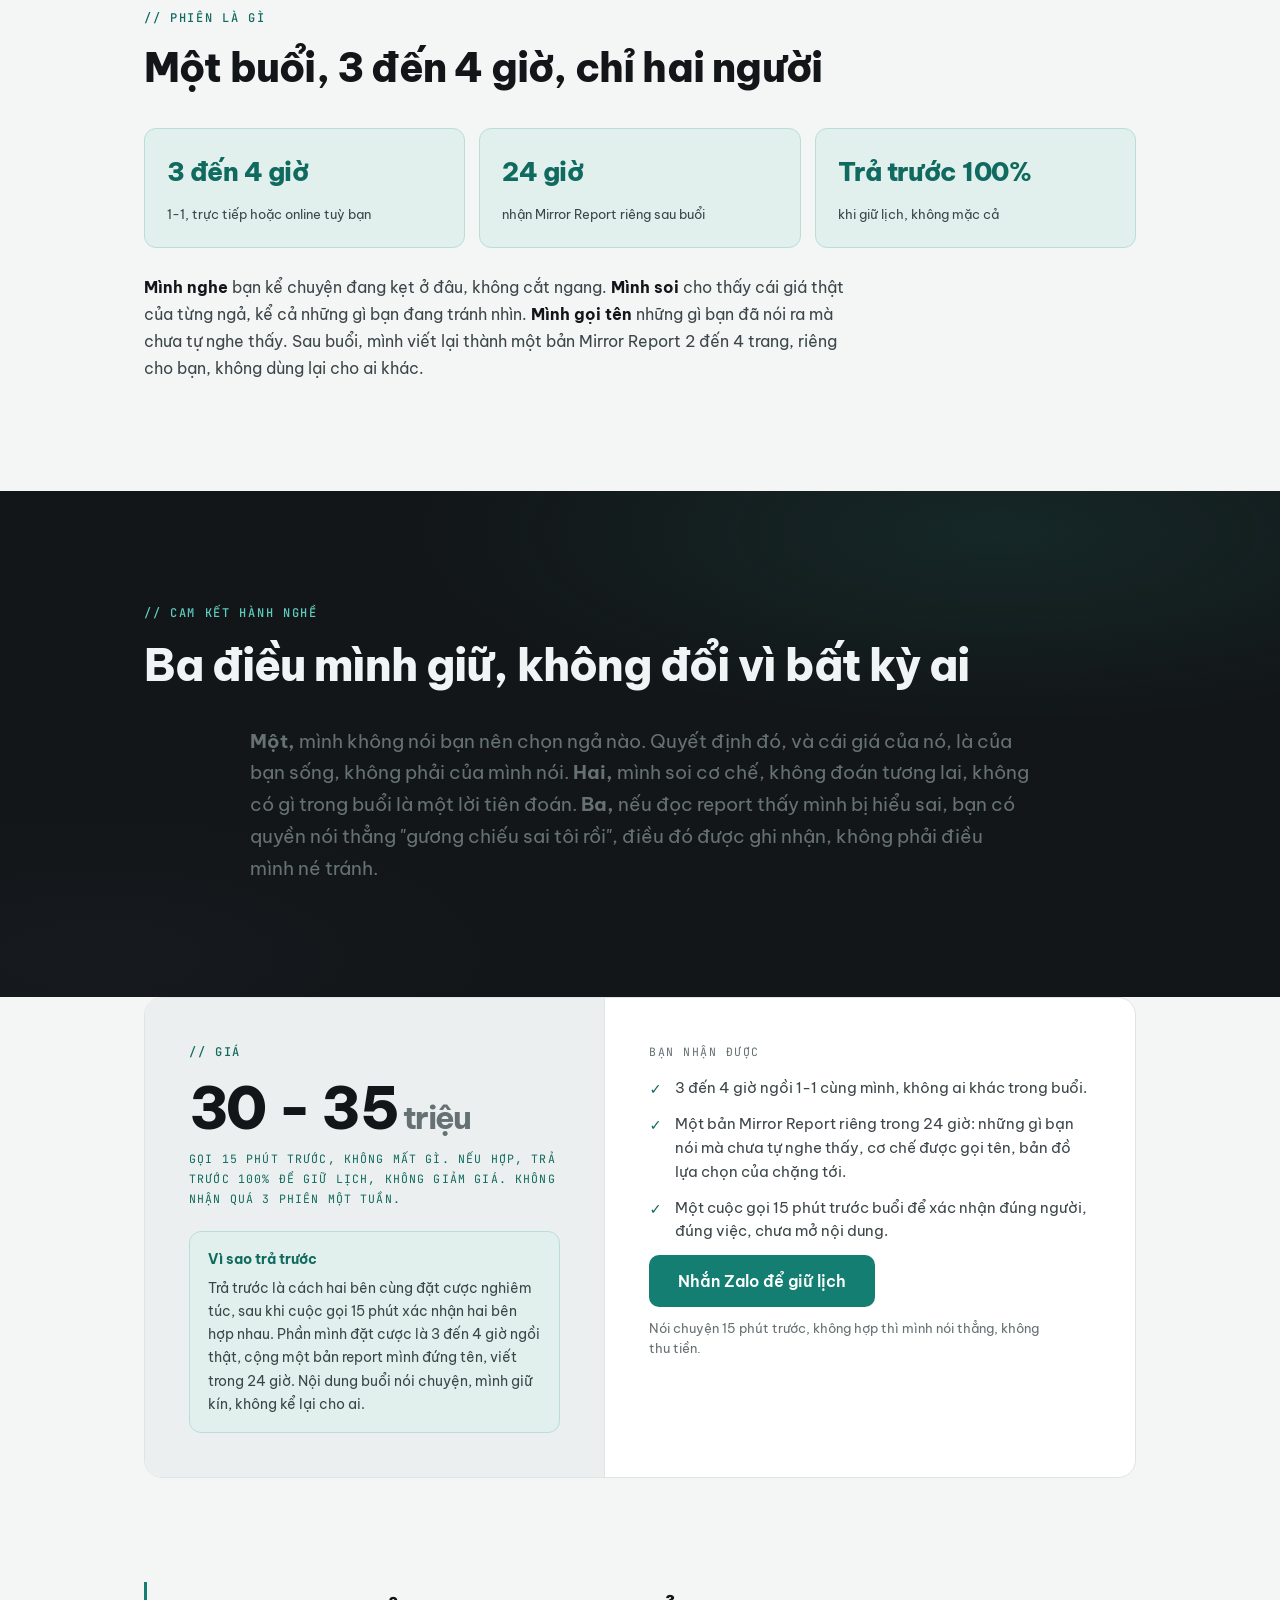
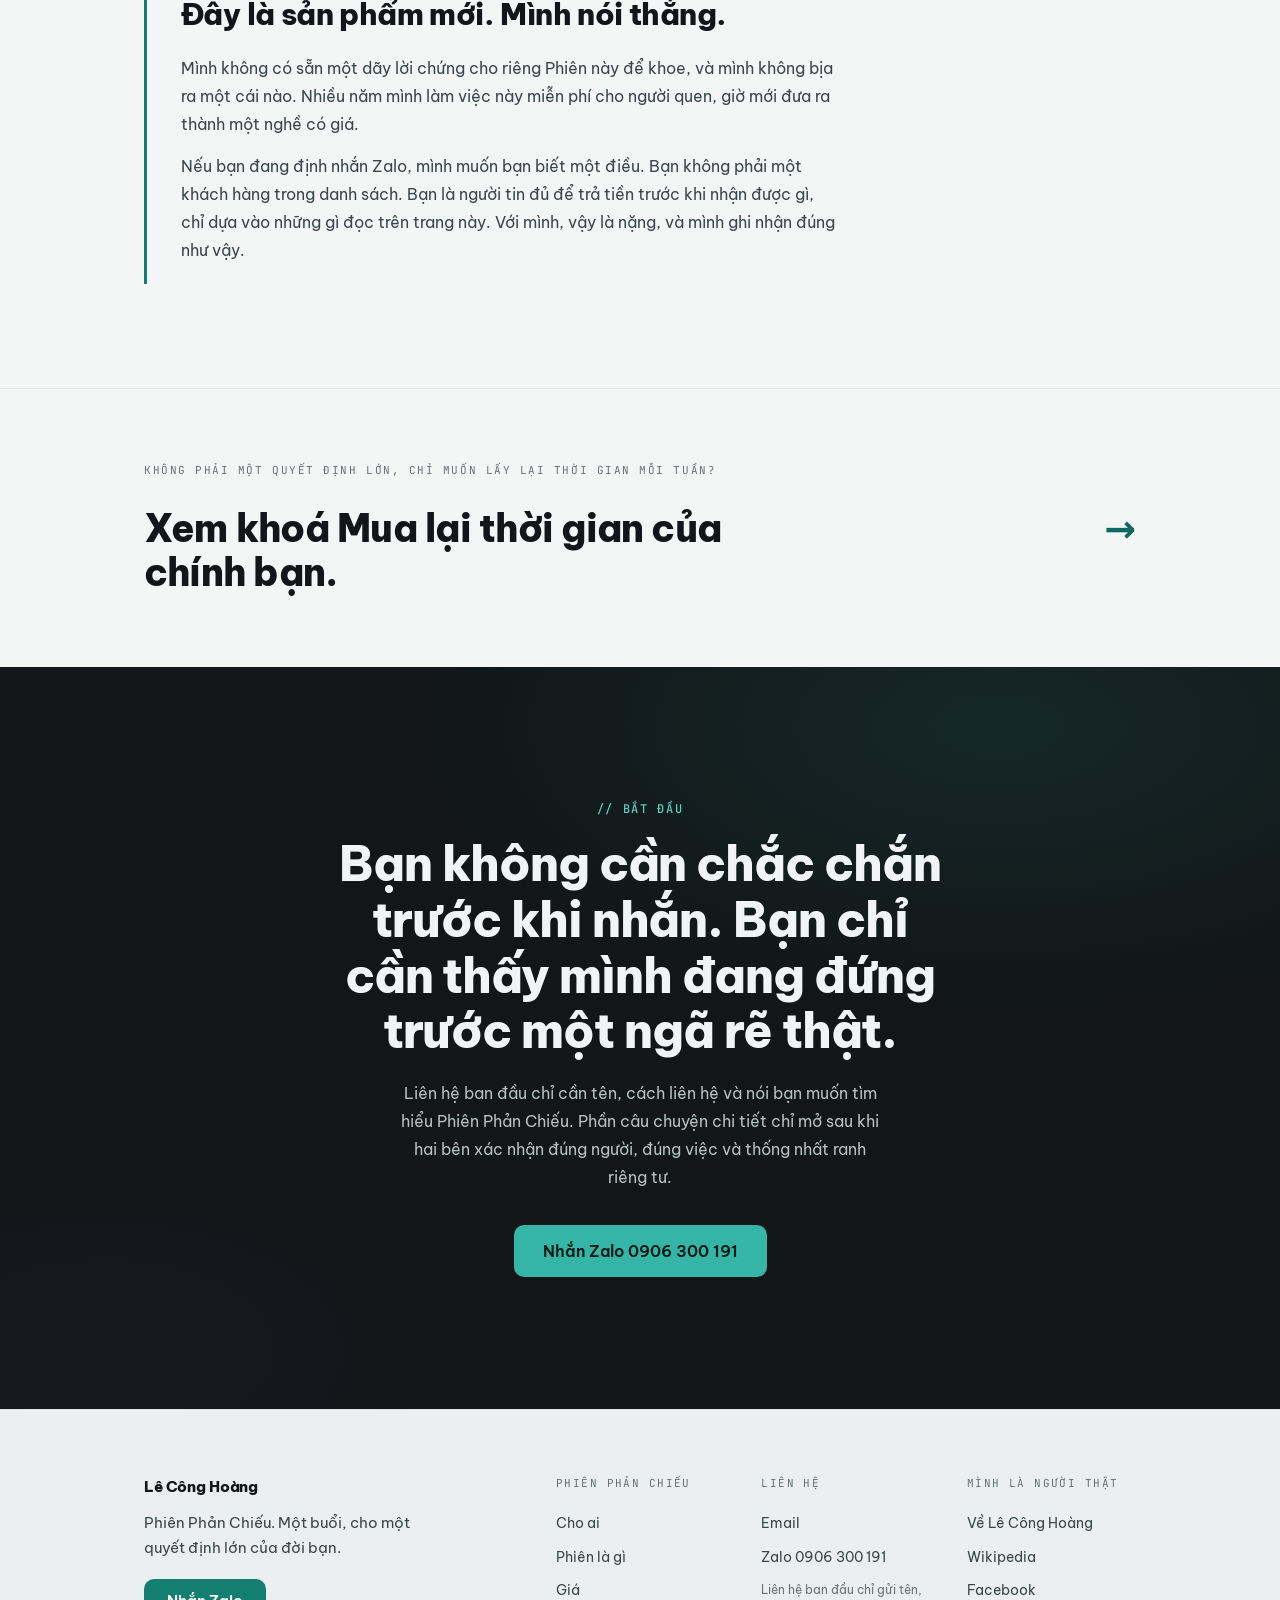
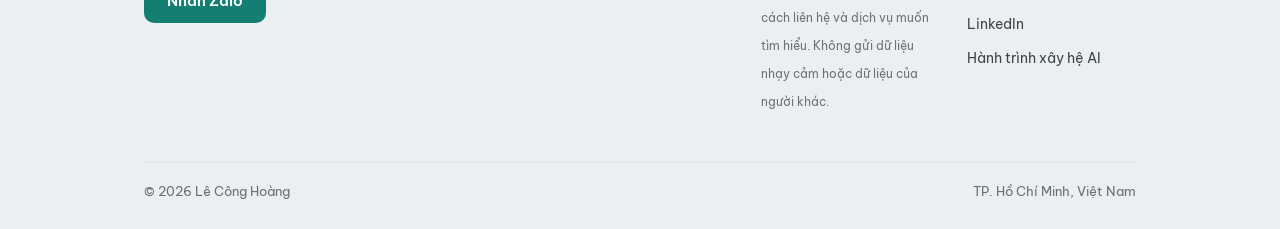
<file: phien-phan-chieu.html>
<!DOCTYPE html>
<html lang="vi" data-theme="dark">
<head>
<meta charset="utf-8" />
<meta name="viewport" content="width=device-width, initial-scale=1" />
<title>Phiên Phản Chiếu · Lê Công Hoàng</title>
<meta name="description" content="Một buổi 3 đến 4 giờ, 1-1, cho người đang đứng trước một quyết định lớn của đời mình. Soi cho rõ cái giá thật của từng lựa chọn, không quyết thay bạn. Trả trước khi giữ lịch." />
<link rel="canonical" href="https://aimentoringlch.netlify.app/phien-phan-chieu.html" />
<meta property="og:type" content="website" />
<meta property="og:site_name" content="Lê Công Hoàng" />
<meta property="og:title" content="Phiên Phản Chiếu · Lê Công Hoàng" />
<meta property="og:description" content="Một buổi 3 đến 4 giờ, 1-1, cho người đang đứng trước một quyết định lớn của đời mình. Soi cho rõ cái giá thật của từng lựa chọn, không quyết thay bạn." />
<meta property="og:image" content="https://aimentoringlch.netlify.app/assets/lch-tokyo-2022.jpg" />
<meta property="og:url" content="https://aimentoringlch.netlify.app/phien-phan-chieu.html" />
<meta name="twitter:card" content="summary_large_image" />
<meta name="twitter:title" content="Phiên Phản Chiếu · Lê Công Hoàng" />
<meta name="twitter:description" content="Một buổi, một quyết định lớn của đời bạn. Soi cho rõ cái giá thật của từng lựa chọn." />
<meta name="twitter:image" content="https://aimentoringlch.netlify.app/assets/lch-tokyo-2022.jpg" />
<link rel="icon" href="assets/podcast/mark.png" />
<script>try{var t=localStorage.getItem('lch-theme');if(t!=='dark'&&t!=='light')t=matchMedia('(prefers-color-scheme: dark)').matches?'dark':'light';document.documentElement.setAttribute('data-theme',t);}catch(e){}</script>
<link rel="stylesheet" href="assets/fonts/fonts.css" />
<link rel="stylesheet" href="styles.css" />
</head>
<body id="top">

<!-- NAV, gọn: một thương hiệu, một hành động, không có lối rẽ cạnh tranh -->
<nav class="nv" data-screen-label="Nav">
  <div class="nv-inner">
    <a class="nv-brand" href="index.html">Lê Công Hoàng</a>
    <div class="nv-right">
      <button class="theme-toggle" type="button" aria-label="Đổi sáng tối"><span class="glyph moon" aria-hidden="true">◐</span><span class="glyph sun" aria-hidden="true">◑</span></button>
      <a class="btn btn-primary" href="https://zalo.me/0906300191" target="_blank" rel="noopener">Nhắn Zalo</a>
    </div>
  </div>
</nav>

<main>

  <!-- 1. HERO, một câu chuyện, một nút -->
  <section class="c-hero nebula" data-screen-label="Hero">
    <div class="wrap">
      <div class="eyebrow">Một buổi, cho một quyết định lớn của đời bạn</div>
      <h1 class="c-hero-title">Phiên<br /><span class="glow">Phản Chiếu.</span></h1>
      <p class="c-hero-intro">Một quyết định lớn đang chờ bạn chọn: đổi nghề, đóng một cái gì lớn, một ngã rẽ gia đình. Mình ngồi với bạn một buổi, 3 đến 4 giờ, chỉ hai người, không quyết thay bạn. Sau 24 giờ, bạn cầm về một bản Mirror Report viết riêng cho bạn.</p>
      <div class="c-hero-cta">
        <a class="btn btn-lg btn-on-dark-solid" href="https://zalo.me/0906300191" target="_blank" rel="noopener">Nhắn Zalo để giữ lịch</a>
      </div>
      <p class="c-final-fine">Liên hệ ban đầu chỉ cần tên, cách liên hệ và nói bạn muốn tìm hiểu Phiên Phản Chiếu. Đừng gửi dữ liệu nhạy cảm, câu chuyện riêng tư chi tiết, tài liệu công việc hoặc dữ liệu của người khác qua Zalo.</p>
      <div class="c-hero-meta">
        <span>Lê Công Hoàng: diễn viên (giải Nam diễn viên phụ xuất sắc, LHP Việt Nam 23), sáng lập marillCreative 10 năm</span>
      </div>
      <div class="c-hero-meta">
        <span>Trả trước 100% khi giữ lịch</span>
        <span>Không nhận quá 3 phiên một tuần</span>
      </div>
    </div>
  </section>

  <!-- 2. CHO AI, KHÔNG CHO AI, một mạch, không lưới thẻ -->
  <section class="c-pain" id="cho-ai" data-screen-label="Cho ai và không cho ai">
    <div class="wrap">
      <div class="eyebrow">// Cho ai</div>
      <h2 class="section-title">Bạn đang đứng trước một ngã rẽ, và ai xung quanh cũng có phần lợi ích riêng trong lời khuyên họ đưa.</h2>
      <p class="c-pain-lede">Hỏi người thân, họ sợ cho bạn. Hỏi đồng nghiệp, họ có phần trong chuyện này. Bạn không thiếu thông tin. Bạn thiếu một chỗ để nói to cái đang xoay trong đầu, và một người không được lợi gì dù bạn chọn ngả nào, chỉ được trả công cho buổi ngồi cùng bạn.</p>
      <p class="c-pain-lede"><b>Nói thẳng phần còn lại:</b> nếu bạn muốn một người quyết thay mình, hoặc muốn một câu trả lời chắc chắn cho tương lai, đây không phải chỗ. Phiên không đưa đáp án đúng. Nó soi cho thấy giá thật của từng ngả, rồi trả quyền quyết lại cho bạn.</p>
    </div>
  </section>

  <!-- 3. PHIÊN LÀ GÌ -->
  <section class="c-how" id="phien-la-gi" data-screen-label="Phiên là gì">
    <div class="wrap">
      <div class="eyebrow">// Phiên là gì</div>
      <h2 class="section-title">Một buổi, 3 đến 4 giờ, chỉ hai người</h2>
      <div class="c-how-facts">
        <div class="c-fact"><b>3 đến 4 giờ</b><span>1-1, trực tiếp hoặc online tuỳ bạn</span></div>
        <div class="c-fact"><b>24 giờ</b><span>nhận Mirror Report riêng sau buổi</span></div>
        <div class="c-fact"><b>Trả trước 100%</b><span>khi giữ lịch, không mặc cả</span></div>
      </div>
      <p class="c-how-steps"><b>Mình nghe</b> bạn kể chuyện đang kẹt ở đâu, không cắt ngang. <b>Mình soi</b> cho thấy cái giá thật của từng ngả, kể cả những gì bạn đang tránh nhìn. <b>Mình gọi tên</b> những gì bạn đã nói ra mà chưa tự nghe thấy. Sau buổi, mình viết lại thành một bản Mirror Report 2 đến 4 trang, riêng cho bạn, không dùng lại cho ai khác.</p>
    </div>
  </section>

  <!-- 4. CAM KẾT HÀNH NGHỀ, một mạch, không lưới thẻ -->
  <section class="c-why nebula" id="cam-ket" data-screen-label="Cam kết hành nghề">
    <div class="wrap">
      <div class="eyebrow">// Cam kết hành nghề</div>
      <h2 class="c-why-title">Ba điều mình giữ, không đổi vì bất kỳ ai</h2>
      <p class="c-pain-lede" style="color:var(--muted);"><b>Một,</b> mình không nói bạn nên chọn ngả nào. Quyết định đó, và cái giá của nó, là của bạn sống, không phải của mình nói. <b>Hai,</b> mình soi cơ chế, không đoán tương lai, không có gì trong buổi là một lời tiên đoán. <b>Ba,</b> nếu đọc report thấy mình bị hiểu sai, bạn có quyền nói thẳng "gương chiếu sai tôi rồi", điều đó được ghi nhận, không phải điều mình né tránh.</p>
    </div>
  </section>

  <!-- 5. GIÁ -->
  <section class="c-price" id="gia" data-screen-label="Giá">
    <div class="wrap">
      <div class="c-price-card">
        <div class="c-price-left">
          <div class="eyebrow">// Giá</div>
          <div class="c-price-num">30 - 35<span> triệu</span></div>
          <div class="c-price-cohort">Gọi 15 phút trước, không mất gì. Nếu hợp, trả trước 100% để giữ lịch, không giảm giá. Không nhận quá 3 phiên một tuần.</div>
          <div class="c-note-box">
            <b>Vì sao trả trước</b>
            Trả trước là cách hai bên cùng đặt cược nghiêm túc, sau khi cuộc gọi 15 phút xác nhận hai bên hợp nhau. Phần mình đặt cược là 3 đến 4 giờ ngồi thật, cộng một bản report mình đứng tên, viết trong 24 giờ. Nội dung buổi nói chuyện, mình giữ kín, không kể lại cho ai.
          </div>
        </div>
        <div class="c-price-right">
          <div class="c-price-inc-h">Bạn nhận được</div>
          <ul class="c-price-inc">
            <li>3 đến 4 giờ ngồi 1-1 cùng mình, không ai khác trong buổi.</li>
            <li>Một bản Mirror Report riêng trong 24 giờ: những gì bạn nói mà chưa tự nghe thấy, cơ chế được gọi tên, bản đồ lựa chọn của chặng tới.</li>
            <li>Một cuộc gọi 15 phút trước buổi để xác nhận đúng người, đúng việc, chưa mở nội dung.</li>
          </ul>
          <a class="btn btn-primary btn-lg" href="https://zalo.me/0906300191" target="_blank" rel="noopener">Nhắn Zalo để giữ lịch</a>
          <p class="c-price-fine">Nói chuyện 15 phút trước, không hợp thì mình nói thẳng, không thu tiền.</p>
        </div>
      </div>
    </div>
  </section>

  <!-- 6. LỜI THẬT -->
  <section class="c-pilot" data-screen-label="Lời thật">
    <div class="wrap">
      <div class="c-pilot-box">
        <h2>Đây là sản phẩm mới. Mình nói thẳng.</h2>
        <p>Mình không có sẵn một dãy lời chứng cho riêng Phiên này để khoe, và mình không bịa ra một cái nào. Nhiều năm mình làm việc này miễn phí cho người quen, giờ mới đưa ra thành một nghề có giá.</p>
        <p>Nếu bạn đang định nhắn Zalo, mình muốn bạn biết một điều. Bạn không phải một khách hàng trong danh sách. Bạn là người tin đủ để trả tiền trước khi nhận được gì, chỉ dựa vào những gì đọc trên trang này. Với mình, vậy là nặng, và mình ghi nhận đúng như vậy.</p>
      </div>
    </div>
  </section>

  <!-- CẦU DẪN TRANG KẾ, đặt trước CTA cuối để lời cuối trang là lời mời, không phải một món hàng khác -->
  <section class="bridge" data-screen-label="Cầu dẫn">
    <div class="bridge-inner">
      <div class="bridge-tag">Không phải một quyết định lớn, chỉ muốn lấy lại thời gian mỗi tuần?</div>
      <a class="bridge-link" href="index.html">
        <span class="bridge-title">Xem khoá Mua lại thời gian của chính bạn.</span>
        <span class="bridge-arrow" aria-hidden="true">→</span>
      </a>
    </div>
  </section>

  <!-- CTA CUỐI -->
  <section class="c-final nebula" data-screen-label="CTA cuối">
    <div class="wrap">
      <div class="eyebrow" style="text-align:center;">// Bắt đầu</div>
      <h2 class="c-final-title">Bạn không cần chắc chắn trước khi nhắn. Bạn chỉ cần thấy mình đang đứng trước một ngã rẽ thật.</h2>
      <p class="c-final-lede">Liên hệ ban đầu chỉ cần tên, cách liên hệ và nói bạn muốn tìm hiểu Phiên Phản Chiếu. Phần câu chuyện chi tiết chỉ mở sau khi hai bên xác nhận đúng người, đúng việc và thống nhất ranh riêng tư.</p>
      <a class="btn btn-lg btn-on-dark-solid" href="https://zalo.me/0906300191" target="_blank" rel="noopener">Nhắn Zalo 0906 300 191</a>
    </div>
  </section>

</main>

<!-- FOOTER CHUNG -->
<footer class="site-footer" data-screen-label="Footer">
  <div class="wrap">
    <div class="footer-top">
      <div class="footer-brand">
        <p class="brand-line">Lê Công Hoàng</p>
        <p>Phiên Phản Chiếu. Một buổi, cho một quyết định lớn của đời bạn.</p>
        <a class="btn btn-primary" href="https://zalo.me/0906300191" target="_blank" rel="noopener">Nhắn Zalo</a>
      </div>
      <div class="footer-cols">
        <div class="footer-col">
          <div class="footer-col-h">Phiên Phản Chiếu</div>
          <a href="#cho-ai">Cho ai</a>
          <a href="#phien-la-gi">Phiên là gì</a>
          <a href="#gia">Giá</a>
        </div>
        <div class="footer-col">
          <div class="footer-col-h">Liên hệ</div>
          <a href="mailto:leconghoangstudio@gmail.com">Email</a>
          <a href="https://zalo.me/0906300191" target="_blank" rel="noopener">Zalo 0906 300 191</a>
          <span style="font-size:12px; line-height:1.5; opacity:.72;">Liên hệ ban đầu chỉ gửi tên, cách liên hệ và dịch vụ muốn tìm hiểu. Không gửi dữ liệu nhạy cảm hoặc dữ liệu của người khác.</span>
        </div>
        <div class="footer-col">
          <div class="footer-col-h">Mình là người thật</div>
          <a href="ve-lch.html">Về Lê Công Hoàng</a>
          <a href="https://vi.wikipedia.org/wiki/L%C3%AA_C%C3%B4ng_Ho%C3%A0ng_(di%E1%BB%85n_vi%C3%AAn)" target="_blank" rel="noopener">Wikipedia</a>
          <a href="https://www.facebook.com/hoangmarill/" target="_blank" rel="noopener">Facebook</a>
          <a href="https://www.linkedin.com/in/leconghoang/" target="_blank" rel="noopener">LinkedIn</a>
          <a href="ai-journey.html">Hành trình xây hệ AI</a>
        </div>
      </div>
    </div>
    <div class="footer-bottom">
      <span>© 2026 Lê Công Hoàng</span>
      <span>TP. Hồ Chí Minh, Việt Nam</span>
    </div>
  </div>
</footer>

<script src="site.js"></script>
</body>
</html>
</file>
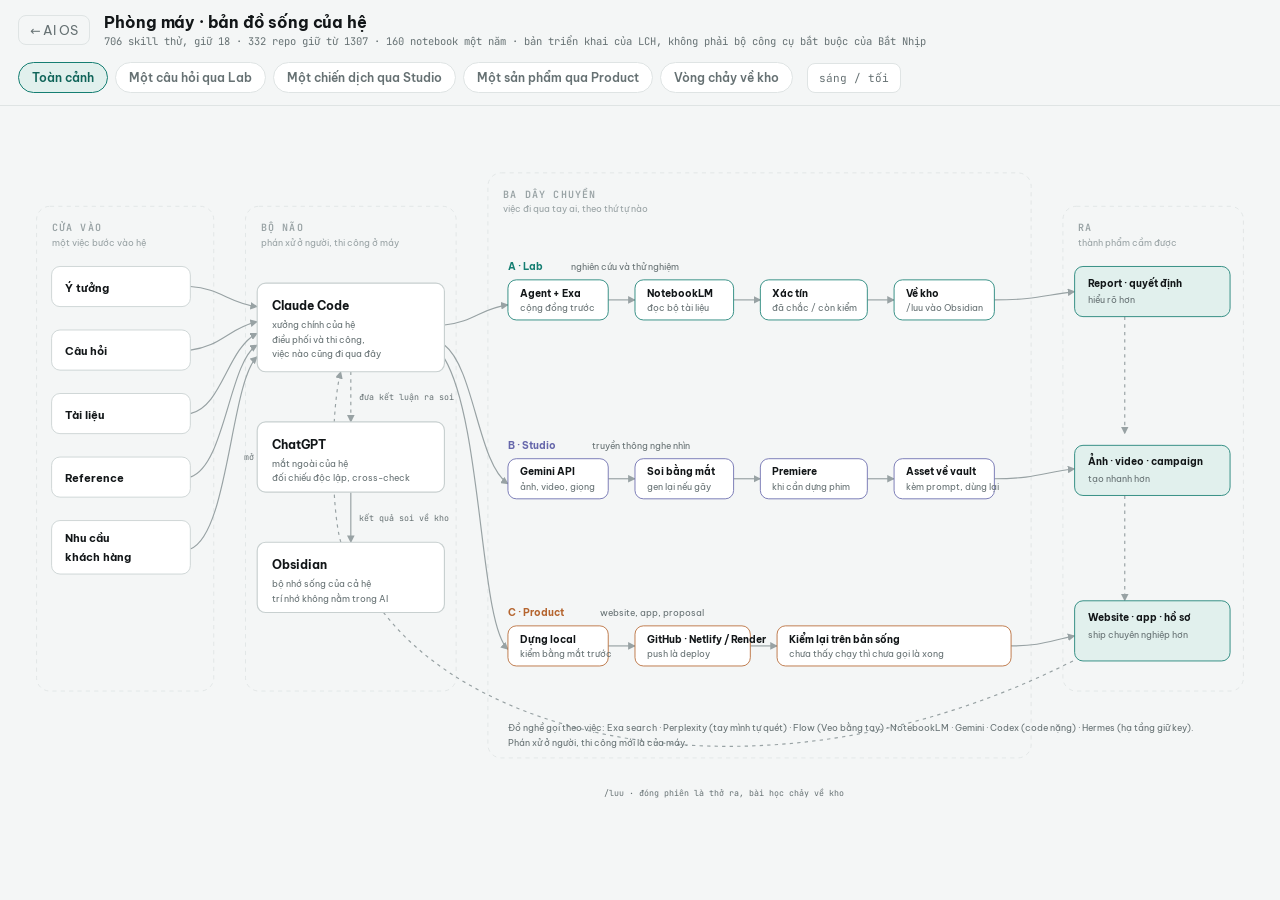
<file: phong-may.html>
<!doctype html>
<html lang="vi">
<head>
<meta charset="UTF-8" />
<meta name="viewport" content="width=device-width, initial-scale=1.0" />
<title>Phòng máy · bản đồ sống của LCH's AI OS</title>
<meta name="description" content="Bản đồ tương tác của hệ điều hành làm việc: bấm từng máy để xem vai, chạy thử một việc qua ba dây chuyền Lab, Studio, Product." />
<link rel="canonical" href="https://aimentoringlch.netlify.app/phong-may.html" />
<meta property="og:type" content="website" />
<meta property="og:site_name" content="Lê Công Hoàng" />
<meta property="og:title" content="Phòng máy · bản đồ sống của LCH's AI OS" />
<meta property="og:description" content="Bấm từng máy để xem vai của nó. Chạy thử một việc qua ba dây chuyền Lab, Studio, Product." />
<meta property="og:image" content="https://aimentoringlch.netlify.app/assets/og-mua-lai-thoi-gian.jpg" />
<meta property="og:url" content="https://aimentoringlch.netlify.app/phong-may.html" />
<link rel="icon" href="assets/podcast/mark.png" />
<script>try{var t=localStorage.getItem('lch-theme');if(t!=='dark'&&t!=='light')t=matchMedia('(prefers-color-scheme: dark)').matches?'dark':'light';document.documentElement.setAttribute('data-theme',t);}catch(e){}</script>
<link rel="stylesheet" href="assets/fonts/fonts.css" />
<style>
:root{
  --paper:#F4F6F6; --surface:#FFFFFF; --ink:#121618; --ink2:#3C4648;
  --muted:#667173; --faint:#98A2A4; --line:#DFE4E4; --line2:#C8D0D0;
  --turq:#157E72; --turq-strong:#0F6459; --turq-soft:#E1F0ED;
  --peri:#6667AB; --terra:#B5652F;
  --sans:'Be Vietnam Pro',system-ui,sans-serif; --mono:'JetBrains Mono',ui-monospace,monospace;
}
[data-theme="dark"]{
  --paper:#121618; --surface:#1B2225; --ink:#F1F4F4; --ink2:#C4CCCC;
  --muted:#8A9597; --faint:#5C6769; --line:#232B2D; --line2:#3A4446;
  --turq:#34B5A6; --turq-strong:#5FCBBF; --turq-soft:rgba(52,181,166,0.10);
  --peri:#8B8DC7; --terra:#CE8352;
}
*{box-sizing:border-box;margin:0}
html,body{height:100%}
body{font-family:var(--sans);background:var(--paper);color:var(--ink);display:flex;flex-direction:column;overflow:hidden;-webkit-font-smoothing:antialiased}

.bar{display:flex;align-items:center;gap:14px;padding:12px 18px;border-bottom:1px solid var(--line);flex-wrap:wrap}
.bar h1{font-size:16px;font-weight:700;letter-spacing:-0.01em}
.bar .sub{font-family:var(--mono);font-size:10.5px;color:var(--muted);margin-top:2px}
.bar .back{font-size:12.5px;color:var(--muted);text-decoration:none;border:1px solid var(--line);border-radius:8px;padding:6px 11px;flex:none}
.bar .back:hover{color:var(--ink);border-color:var(--turq)}
.spacer{flex:1}
.chips{display:flex;gap:7px;flex-wrap:wrap}
.chip{font-family:var(--sans);font-size:12px;font-weight:600;color:var(--muted);background:var(--surface);border:1px solid var(--line);border-radius:999px;padding:7px 13px;cursor:pointer}
.chip:hover{color:var(--ink);border-color:var(--line2)}
.chip.on{color:var(--turq-strong);border-color:var(--turq);background:var(--turq-soft)}
#themeToggle{font-family:var(--mono);font-size:11px;color:var(--muted);background:var(--surface);border:1px solid var(--line);border-radius:8px;padding:7px 11px;cursor:pointer}

.stage{flex:1;position:relative;min-height:0}
.stage svg{position:absolute;inset:0;width:100%;height:100%;display:block}

.zone rect{fill:none;stroke:var(--line);stroke-dasharray:5 5;rx:16}
.ztitle{font-family:var(--mono);font-size:12px;font-weight:600;letter-spacing:0.12em;fill:var(--faint);text-transform:uppercase}
.zsub{font-family:var(--sans);font-size:11px;fill:var(--faint)}

.node{cursor:pointer}
.node rect{fill:var(--surface);stroke:var(--line2);stroke-width:1;rx:10}
.node:hover rect{stroke:var(--turq)}
.node.sel rect{stroke:var(--turq);stroke-width:1.6}
.node .t{font-family:var(--sans);font-size:14px;font-weight:700;fill:var(--ink)}
.node .m{font-family:var(--sans);font-size:10.5px;fill:var(--muted)}
.node.brain rect{stroke-width:1.4}
.node.lab rect{stroke:var(--turq)}
.node.stu rect{stroke:var(--peri)}
.node.pro rect{stroke:var(--terra)}
.node.out rect{fill:var(--turq-soft);stroke:var(--turq)}
.lanetag{font-family:var(--sans);font-size:12.5px;font-weight:700}
.lanesub{font-family:var(--sans);font-size:10.5px;fill:var(--muted)}
.freetext{font-family:var(--sans);font-size:11px;fill:var(--muted)}

.edge{fill:none;stroke:var(--faint);stroke-width:1.4;marker-end:url(#arw)}
.edge.dash{stroke-dasharray:4 5}
.elbl{font-family:var(--mono);font-size:10px;fill:var(--muted)}

.stage.flowing .edge{opacity:0.12}
.stage.flowing .elbl{opacity:0.12}
.stage.flowing .node{opacity:0.25}
.stage.flowing .zone,.stage.flowing .lanetag,.stage.flowing .lanesub,.stage.flowing .freetext{opacity:0.35}
.stage.flowing .edge.lit{opacity:1;stroke:var(--turq);stroke-width:2;stroke-dasharray:7 6;animation:run 0.9s linear infinite;marker-end:url(#arwlit)}
.stage.flowing .elbl.lit{opacity:1;fill:var(--turq-strong)}
.stage.flowing .node.lit{opacity:1}
.stage.flowing .node.lit rect{stroke:var(--turq);stroke-width:1.6}
@keyframes run{to{stroke-dashoffset:-13}}
@media (prefers-reduced-motion: reduce){.stage.flowing .edge.lit{animation:none}}

.panel{position:absolute;background:var(--surface);border:1px solid var(--line);border-radius:14px;padding:15px 17px;box-shadow:0 8px 28px rgba(0,0,0,0.08)}
#detail{right:16px;top:16px;width:300px;display:none}
#detail.show{display:block}
#detail h2{font-size:14.5px;font-weight:700}
#detail .dm{font-family:var(--mono);font-size:10.5px;color:var(--turq-strong);margin:3px 0 9px}
#detail p{font-size:12.5px;line-height:1.6;color:var(--ink2)}
#detail .close{position:absolute;top:9px;right:12px;border:0;background:none;color:var(--faint);font-size:15px;cursor:pointer}
#flowcap{left:16px;bottom:16px;max-width:440px;display:none}
#flowcap.show{display:block}
#flowcap .fname{font-family:var(--mono);font-size:10.5px;letter-spacing:0.08em;text-transform:uppercase;color:var(--turq-strong);margin-bottom:7px}
#flowcap ol{margin-left:18px}
#flowcap li{font-size:12.5px;line-height:1.6;color:var(--ink2)}

@media (max-width:820px){
  body{overflow:auto}
  .stage{min-height:74vh}
  #detail,#flowcap{position:fixed;left:10px;right:10px;bottom:10px;top:auto;width:auto;max-width:none;max-height:45vh;overflow-y:auto;z-index:9;box-shadow:0 -6px 30px rgba(0,0,0,0.18)}
  #detail{z-index:10}
}
</style>
</head>
<body>

<div class="bar">
  <a class="back" href="ai-os.html">← AI OS</a>
  <div>
    <h1>Phòng máy · bản đồ sống của hệ</h1>
    <div class="sub">706 skill thử, giữ 18 · 332 repo giữ từ 1307 · 160 notebook một năm · bản triển khai của LCH, không phải bộ công cụ bắt buộc của Bắt Nhịp</div>
  </div>
  <div class="spacer"></div>
  <div class="chips" id="chips">
    <button class="chip on" data-flow="all">Toàn cảnh</button>
    <button class="chip" data-flow="lab">Một câu hỏi qua Lab</button>
    <button class="chip" data-flow="stu">Một chiến dịch qua Studio</button>
    <button class="chip" data-flow="pro">Một sản phẩm qua Product</button>
    <button class="chip" data-flow="luu">Vòng chảy về kho</button>
  </div>
  <button id="themeToggle">sáng / tối</button>
</div>

<div class="stage" id="stage">
<svg viewBox="0 0 1500 950" preserveAspectRatio="xMidYMid meet" role="img" aria-label="Bản đồ hệ điều hành làm việc: cửa vào, bộ não ba app, ba dây chuyền Lab Studio Product, đầu ra, và vòng chảy về kho tri thức">
  <defs>
    <marker id="arw" viewBox="0 0 10 10" refX="9" refY="5" markerWidth="6.5" markerHeight="6.5" orient="auto-start-reverse"><path d="M0,0 L10,5 L0,10 z" style="fill:var(--faint)"/></marker>
    <marker id="arwlit" viewBox="0 0 10 10" refX="9" refY="5" markerWidth="6.5" markerHeight="6.5" orient="auto-start-reverse"><path d="M0,0 L10,5 L0,10 z" style="fill:var(--turq)"/></marker>
  </defs>

  <g class="zone"><rect x="28" y="120" width="212" height="580"/><text class="ztitle" x="46" y="150">Cửa vào</text><text class="zsub" x="46" y="167">một việc bước vào hệ</text></g>
  <g class="zone"><rect x="278" y="120" width="252" height="580"/><text class="ztitle" x="296" y="150">Bộ não</text><text class="zsub" x="296" y="167">phán xử ở người, thi công ở máy</text></g>
  <g class="zone"><rect x="568" y="80" width="650" height="700"/><text class="ztitle" x="586" y="110">Ba dây chuyền</text><text class="zsub" x="586" y="127">việc đi qua tay ai, theo thứ tự nào</text></g>
  <g class="zone"><rect x="1256" y="120" width="216" height="580"/><text class="ztitle" x="1274" y="150">Ra</text><text class="zsub" x="1274" y="167">thành phẩm cầm được</text></g>

  <path class="edge" id="e-in1" d="M212,216 C 248,218 258,236 292,240"/>
  <path class="edge" id="e-in2" d="M212,292 C 248,288 258,266 292,258"/>
  <path class="edge" id="e-in3" d="M212,368 C 250,360 256,290 292,272"/>
  <path class="edge" id="e-in4" d="M212,444 C 254,430 258,306 292,286"/>
  <path class="edge" id="e-in5" d="M212,530 C 258,512 260,330 292,300"/>
  <path class="edge dash" id="e-gpt-cc" d="M404,318 L404,378"/>
  <path class="edge" id="e-cc-obs" d="M404,462 L404,522"/>
  <path class="edge" id="e-gpt-lab" d="M516,262 C 552,258 560,242 592,238"/>
  <path class="edge" id="e-lab1" d="M712,232 L744,232"/>
  <path class="edge" id="e-lab2" d="M862,232 L894,232"/>
  <path class="edge" id="e-lab3" d="M1022,232 L1054,232"/>
  <path class="edge" id="e-lab-out" d="M1174,232 C 1224,232 1234,226 1270,222"/>
  <path class="edge" id="e-gpt-stu" d="M516,286 C 552,314 556,428 592,452"/>
  <path class="edge" id="e-stu1" d="M712,446 L744,446"/>
  <path class="edge" id="e-stu2" d="M862,446 L894,446"/>
  <path class="edge" id="e-stu3" d="M1022,446 L1054,446"/>
  <path class="edge" id="e-stu-out" d="M1174,446 C 1224,446 1234,438 1270,434"/>
  <path class="edge" id="e-cc-pro" d="M516,302 C 562,380 558,620 592,650"/>
  <path class="edge" id="e-pro1" d="M712,646 L744,646"/>
  <path class="edge" id="e-pro2" d="M882,646 L914,646"/>
  <path class="edge" id="e-pro-out" d="M1194,646 C 1230,646 1240,640 1270,634"/>
  <path class="edge dash" id="e-luu1" d="M1330,252 C 1330,300 1330,340 1330,392"/>
  <path class="edge dash" id="e-luu2" d="M1330,466 C 1330,520 1330,560 1330,592"/>
  <path class="edge dash" id="e-luu3" d="M1268,664 C 900,850 520,760 420,570"/>
  <path class="edge dash" id="e-obs-gpt" d="M392,522 C 380,480 380,362 392,318"/>

  <text class="elbl" data-e="e-gpt-cc" x="414" y="352">đưa kết luận ra soi</text>
  <text class="elbl" data-e="e-cc-obs" x="414" y="496">kết quả soi về kho</text>
  <text class="elbl" data-e="e-obs-gpt" x="330" y="424" text-anchor="middle">mở phiên · hít vào</text>
  <text class="elbl" data-e="e-luu3" x="850" y="826" text-anchor="middle">/luu · đóng phiên là thở ra, bài học chảy về kho</text>

  <g class="node" data-k="ytuong"><rect x="46" y="192" width="166" height="48"/><text class="t" x="62" y="222" style="font-size:13px">Ý tưởng</text></g>
  <g class="node" data-k="cauhoi"><rect x="46" y="268" width="166" height="48"/><text class="t" x="62" y="298" style="font-size:13px">Câu hỏi</text></g>
  <g class="node" data-k="tailieu"><rect x="46" y="344" width="166" height="48"/><text class="t" x="62" y="374" style="font-size:13px">Tài liệu</text></g>
  <g class="node" data-k="reference"><rect x="46" y="420" width="166" height="48"/><text class="t" x="62" y="450" style="font-size:13px">Reference</text></g>
  <g class="node" data-k="khachhang"><rect x="46" y="496" width="166" height="64"/><text class="t" x="62" y="522" style="font-size:13px">Nhu cầu</text><text class="t" x="62" y="544" style="font-size:13px">khách hàng</text></g>

  <g class="node brain" data-k="cc"><rect x="292" y="212" width="224" height="106"/><text class="t" x="310" y="244">Claude Code</text><text class="m" x="310" y="266">xưởng chính của hệ</text><text class="m" x="310" y="283">điều phối và thi công,</text><text class="m" x="310" y="300">việc nào cũng đi qua đây</text></g>
  <g class="node brain" data-k="gpt"><rect x="292" y="378" width="224" height="84"/><text class="t" x="310" y="410">ChatGPT</text><text class="m" x="310" y="432">mắt ngoài của hệ</text><text class="m" x="310" y="449">đối chiếu độc lập, cross-check</text></g>
  <g class="node brain" data-k="obs"><rect x="292" y="522" width="224" height="84"/><text class="t" x="310" y="554">Obsidian</text><text class="m" x="310" y="576">bộ nhớ sống của cả hệ</text><text class="m" x="310" y="593">trí nhớ không nằm trong AI</text></g>

  <text class="lanetag" x="592" y="196" style="fill:var(--turq)">A · Lab</text>
  <text class="lanesub" x="668" y="196">nghiên cứu và thử nghiệm</text>
  <g class="node lab" data-k="scout"><rect x="592" y="208" width="120" height="48"/><text class="t" x="606" y="228" style="font-size:12.5px">Agent + Exa</text><text class="m" x="606" y="245">cộng đồng trước</text></g>
  <g class="node lab" data-k="nblm"><rect x="744" y="208" width="118" height="48"/><text class="t" x="758" y="228" style="font-size:12.5px">NotebookLM</text><text class="m" x="758" y="245">đọc bộ tài liệu</text></g>
  <g class="node lab" data-k="xactin"><rect x="894" y="208" width="128" height="48"/><text class="t" x="908" y="228" style="font-size:12.5px">Xác tín</text><text class="m" x="908" y="245">đã chắc / còn kiểm</text></g>
  <g class="node lab" data-k="vekho"><rect x="1054" y="208" width="120" height="48"/><text class="t" x="1068" y="228" style="font-size:12.5px">Về kho</text><text class="m" x="1068" y="245">/luu vào Obsidian</text></g>

  <text class="lanetag" x="592" y="410" style="fill:var(--peri)">B · Studio</text>
  <text class="lanesub" x="692" y="410">truyền thông nghe nhìn</text>
  <g class="node stu" data-k="gemini"><rect x="592" y="422" width="120" height="48"/><text class="t" x="606" y="442" style="font-size:12.5px">Gemini API</text><text class="m" x="606" y="459">ảnh, video, giọng</text></g>
  <g class="node stu" data-k="soi"><rect x="744" y="422" width="118" height="48"/><text class="t" x="758" y="442" style="font-size:12.5px">Soi bằng mắt</text><text class="m" x="758" y="459">gen lại nếu gãy</text></g>
  <g class="node stu" data-k="premiere"><rect x="894" y="422" width="128" height="48"/><text class="t" x="908" y="442" style="font-size:12.5px">Premiere</text><text class="m" x="908" y="459">khi cần dựng phim</text></g>
  <g class="node stu" data-k="asset"><rect x="1054" y="422" width="120" height="48"/><text class="t" x="1068" y="442" style="font-size:12.5px">Asset về vault</text><text class="m" x="1068" y="459">kèm prompt, dùng lại</text></g>

  <text class="lanetag" x="592" y="610" style="fill:var(--terra)">C · Product</text>
  <text class="lanesub" x="702" y="610">website, app, proposal</text>
  <g class="node pro" data-k="local"><rect x="592" y="622" width="120" height="48"/><text class="t" x="606" y="642" style="font-size:12.5px">Dựng local</text><text class="m" x="606" y="659">kiểm bằng mắt trước</text></g>
  <g class="node pro" data-k="ghrs"><rect x="744" y="622" width="138" height="48"/><text class="t" x="758" y="642" style="font-size:12.5px">GitHub · Netlify / Render</text><text class="m" x="758" y="659">push là deploy</text></g>
  <g class="node pro" data-k="ship"><rect x="914" y="622" width="280" height="48"/><text class="t" x="928" y="642" style="font-size:12.5px">Kiểm lại trên bản sống</text><text class="m" x="928" y="659">chưa thấy chạy thì chưa gọi là xong</text></g>

  <text class="freetext" x="592" y="748">Đồ nghề gọi theo việc: Exa search · Perplexity (tay mình tự quét) · Flow (Veo bằng tay) · NotebookLM · Gemini · Codex (code nặng) · Hermes (hạ tầng giữ key).</text>
  <text class="freetext" x="592" y="766">Phán xử ở người, thi công mới là của máy.</text>

  <g class="node out" data-k="outlab"><rect x="1270" y="192" width="186" height="60"/><text class="t" x="1286" y="216" style="font-size:12.5px">Report · quyết định</text><text class="m" x="1286" y="236">hiểu rõ hơn</text></g>
  <g class="node out" data-k="outstu"><rect x="1270" y="406" width="186" height="60"/><text class="t" x="1286" y="430" style="font-size:12.5px">Ảnh · video · campaign</text><text class="m" x="1286" y="450">tạo nhanh hơn</text></g>
  <g class="node out" data-k="outpro"><rect x="1270" y="592" width="186" height="72"/><text class="t" x="1286" y="616" style="font-size:12.5px">Website · app · hồ sơ</text><text class="m" x="1286" y="636">ship chuyên nghiệp hơn</text></g>
</svg>

<div class="panel" id="detail">
  <button class="close" id="dclose" aria-label="Đóng">×</button>
  <h2 id="d-title"></h2>
  <div class="dm" id="d-meta"></div>
  <p id="d-body"></p>
</div>

<div class="panel" id="flowcap">
  <div class="fname" id="f-name"></div>
  <ol id="f-steps"></ol>
</div>
</div>

<script>
const DETAIL = {
  ytuong:{t:"Ý tưởng",m:"cửa vào",b:"Một ý loé lên giữa ngày. Vào hệ là nó được đóng khung what-for trước, không trôi mất."},
  cauhoi:{t:"Câu hỏi",m:"cửa vào",b:"Cửa vào của dây chuyền Lab. Luật đầu tiên: hỏi để làm gì tới đáy, rồi mới đi tìm."},
  tailieu:{t:"Tài liệu",m:"cửa vào",b:"File, sách, transcript. Điểm đến thường là NotebookLM để đọc thành bộ."},
  reference:{t:"Reference",m:"cửa vào",b:"Ảnh, web, ví dụ hay nhặt được. Nuôi dây chuyền Studio."},
  khachhang:{t:"Nhu cầu khách hàng",m:"cửa vào",b:"Đề bài thật từ người thật. Thường dẫn tới dây chuyền Product."},
  cc:{t:"Claude Code",m:"bộ não · xưởng chính",b:"Điều phối và thi công: nhận việc đã đóng khung, chia quân cho agent, kiểm kết quả bằng bằng chứng, lưu về kho. Cả ba dây chuyền đều chạy qua xưởng này."},
  gpt:{t:"ChatGPT",m:"bộ não · mắt ngoài",b:"Vai ghi trong sổ hệ: đối chiếu độc lập, cross-check. Kết luận lớn của xưởng được đem sang đây soi bằng một hệ khác, không cho một mình AI nào tự chấm bài của nó."},
  obs:{t:"Obsidian",m:"bộ não · bộ nhớ sống",b:"Trí nhớ không nằm trong AI, nằm trong kho này. Mở phiên là hít vào, đóng phiên là thở ra: kết luận nào cũng phải quay về đây."},
  scout:{t:"Agent + Exa search",m:"Lab · bước 2",b:"Agent toả ra quét nguồn, cộng đồng trước rồi mới tới trang chính thức. Luật khắc từ sự cố thật: agent con phải tự làm, không được tự đẻ thêm agent."},
  nblm:{t:"NotebookLM",m:"Lab · bước 3",b:"Đọc cả bộ tài liệu một lượt. 160 notebook trong một năm nằm ở đây."},
  xactin:{t:"Xác tín",m:"Lab · bước 4",b:"Tách rõ 'đã chắc' khỏi 'còn phải kiểm', mỗi khẳng định chắc phải kèm nguồn. Không khẳng định từ trí nhớ của máy."},
  vekho:{t:"Về kho",m:"Lab · bước 5",b:"Kết luận, quyết định, bài học chảy vào Obsidian qua /luu, có kiểm từ đĩa. Phiên sau mở ra là dùng lại được."},
  gemini:{t:"Gemini API",m:"Studio · bước 2",b:"Một key chạy cả họ: Nano Banana ảnh, Veo video, TTS giọng. Khi kẹt có đường dự phòng: Higgsfield, fal, Pollinations."},
  soi:{t:"Soi bằng mắt",m:"Studio · bước 3",b:"Từng tấm được mở ra nhìn thật trước khi dùng: logo lạ, chữ rác, chi tiết phản chuyện là gen lại hoặc vá tay. Ca thật: key visual phải qua bốn bản mới sạch logo."},
  premiere:{t:"Premiere",m:"Studio · bước 4",b:"Khi cần dựng thành phim thì về tay nghề cũ của người làm phim. Máy gen chất liệu, người dựng câu chuyện."},
  asset:{t:"Asset về vault",m:"Studio · bước 5",b:"Tạo tác ghi thẳng vào thư mục dự án trong kho kèm prompt, không để ở thư mục tạm. Luật khắc từ lần mất trắng ba tấm ảnh vì thư mục tạm bị dọn."},
  local:{t:"Dựng local",m:"Product · bước 2",b:"Xưởng dựng trên bản chạy thử trong máy trước, kiểm bằng mắt cả giao diện sáng tối, cả cỡ điện thoại, rồi mới được đẩy đi."},
  ghrs:{t:"GitHub · Netlify / Render · Supabase",m:"Product · bước 3",b:"Đẩy git là site tự deploy. Luật: một repo canonical duy nhất, không làm trên bản chép."},
  ship:{t:"Kiểm lại trên bản sống",m:"Product · bước 4",b:"Người không code duyệt bằng trải nghiệm thật trên bản đang chạy, không duyệt bằng code hay diff. Chưa thấy chạy thì chưa gọi là xong, và quyết định quan trọng ghi vào sổ."},
  outlab:{t:"Report · quyết định",m:"ra · hiểu rõ hơn",b:"Thành phẩm của Lab. Không phải đống link, mà một quyết định đứng được, kèm nguồn."},
  outstu:{t:"Ảnh · video · giọng đọc",m:"ra · tạo nhanh hơn",b:"Thành phẩm của Studio, nằm trong kho kèm prompt để lần sau không làm lại từ đầu."},
  outpro:{t:"Website · app · hồ sơ",m:"ra · ship chuyên nghiệp hơn",b:"Thành phẩm của Product: thứ chạy thật trên mạng, có địa chỉ, bấm được."}
};

const FLOWS = {
  lab:{name:"Một câu hỏi đi qua Lab",
    edges:["e-in2","e-gpt-lab","e-lab1","e-lab2","e-lab3","e-lab-out","e-luu1"],
    nodes:["cauhoi","cc","scout","nblm","xactin","vekho","outlab","obs"],
    steps:["Đóng khung what-for: hỏi để làm gì tới đáy rồi mới đi tìm","Agent cộng Exa quét nguồn, cộng đồng trước, web sau","NotebookLM đọc cả bộ tài liệu một lượt","Xác tín: tách 'đã chắc' khỏi 'còn phải kiểm', khẳng định nào cũng kèm nguồn","Kết luận chảy về Obsidian qua /luu, phiên sau dùng lại"]},
  stu:{name:"Một tấm ảnh đi qua Studio",
    edges:["e-in1","e-gpt-stu","e-stu1","e-stu2","e-stu3","e-stu-out","e-luu2"],
    nodes:["ytuong","cc","gemini","soi","premiere","asset","outstu","obs"],
    steps:["Brief bằng chữ: chốt cảnh và luật của tấm ảnh, chữ nằm ngoài ảnh, không logo","Gemini API gen: Nano Banana ảnh, Veo video, TTS giọng","Soi bằng mắt từng tấm, gãy thì gen lại hoặc vá tay","Cần dựng phim thì về Premiere, tay nghề cũ của người làm phim","Asset về kho kèm prompt, lần sau không làm lại từ đầu"]},
  pro:{name:"Một trang web đi qua Product",
    edges:["e-in5","e-cc-pro","e-pro1","e-pro2","e-pro-out","e-luu3"],
    nodes:["khachhang","cc","local","ghrs","ship","outpro","obs"],
    steps:["Chốt bài toán bằng what-for, rồi Claude Code dựng trên bản local","Kiểm bằng mắt trước ở máy nhà: sáng tối, cỡ điện thoại","Đẩy git, Netlify và Render tự deploy","Kiểm lại trên bản sống rồi mới báo xong","Quyết định quan trọng ghi vào sổ, chảy về kho"]},
  luu:{name:"Vòng chảy về kho · hoàn vốn hệ thống",
    edges:["e-luu1","e-luu2","e-luu3","e-obs-gpt","e-cc-obs"],
    nodes:["outlab","outstu","outpro","obs","cc"],
    steps:["Đóng phiên là thở ra: /luu ghi quyết định, trạng thái, bài học về kho","Trí nhớ không nằm trong AI, nằm trong dòng chảy này","Mở phiên sau là hít vào: hệ khôn hơn chính nó hôm qua"]}
};

const stage=document.getElementById('stage');
const nodes=document.querySelectorAll('.node');
const edges=document.querySelectorAll('.edge');
const elbls=document.querySelectorAll('.elbl');
const chips=document.querySelectorAll('.chip');
const fcap=document.getElementById('flowcap');
const detail=document.getElementById('detail');

function setFlow(key){
  chips.forEach(c=>c.classList.toggle('on',c.dataset.flow===key));
  edges.forEach(e=>e.classList.remove('lit'));
  elbls.forEach(l=>l.classList.remove('lit'));
  nodes.forEach(n=>n.classList.remove('lit'));
  if(key==='all'){stage.classList.remove('flowing');fcap.classList.remove('show');return}
  const f=FLOWS[key];
  stage.classList.add('flowing');
  f.edges.forEach(id=>document.getElementById(id)?.classList.add('lit'));
  elbls.forEach(l=>{if(f.edges.includes(l.dataset.e))l.classList.add('lit')});
  f.nodes.forEach(k=>document.querySelector(`.node[data-k="${k}"]`)?.classList.add('lit'));
  document.getElementById('f-name').textContent=f.name;
  document.getElementById('f-steps').innerHTML=f.steps.map(s=>`<li>${s}</li>`).join('');
  fcap.classList.add('show');
}
chips.forEach(c=>c.addEventListener('click',()=>setFlow(c.dataset.flow)));

nodes.forEach(n=>n.addEventListener('click',()=>{
  nodes.forEach(x=>x.classList.remove('sel'));
  n.classList.add('sel');
  const d=DETAIL[n.dataset.k];
  if(!d)return;
  document.getElementById('d-title').textContent=d.t;
  document.getElementById('d-meta').textContent=d.m;
  document.getElementById('d-body').textContent=d.b;
  detail.classList.add('show');
}));
document.getElementById('dclose').addEventListener('click',()=>{detail.classList.remove('show');nodes.forEach(x=>x.classList.remove('sel'))});

document.getElementById('themeToggle').addEventListener('click',()=>{
  const cur=document.documentElement.getAttribute('data-theme');
  const next=cur==='dark'?'light':'dark';
  document.documentElement.setAttribute('data-theme',next);
  try{localStorage.setItem('lch-theme',next)}catch(e){}
});
</script>
</body>
</html>
</file>
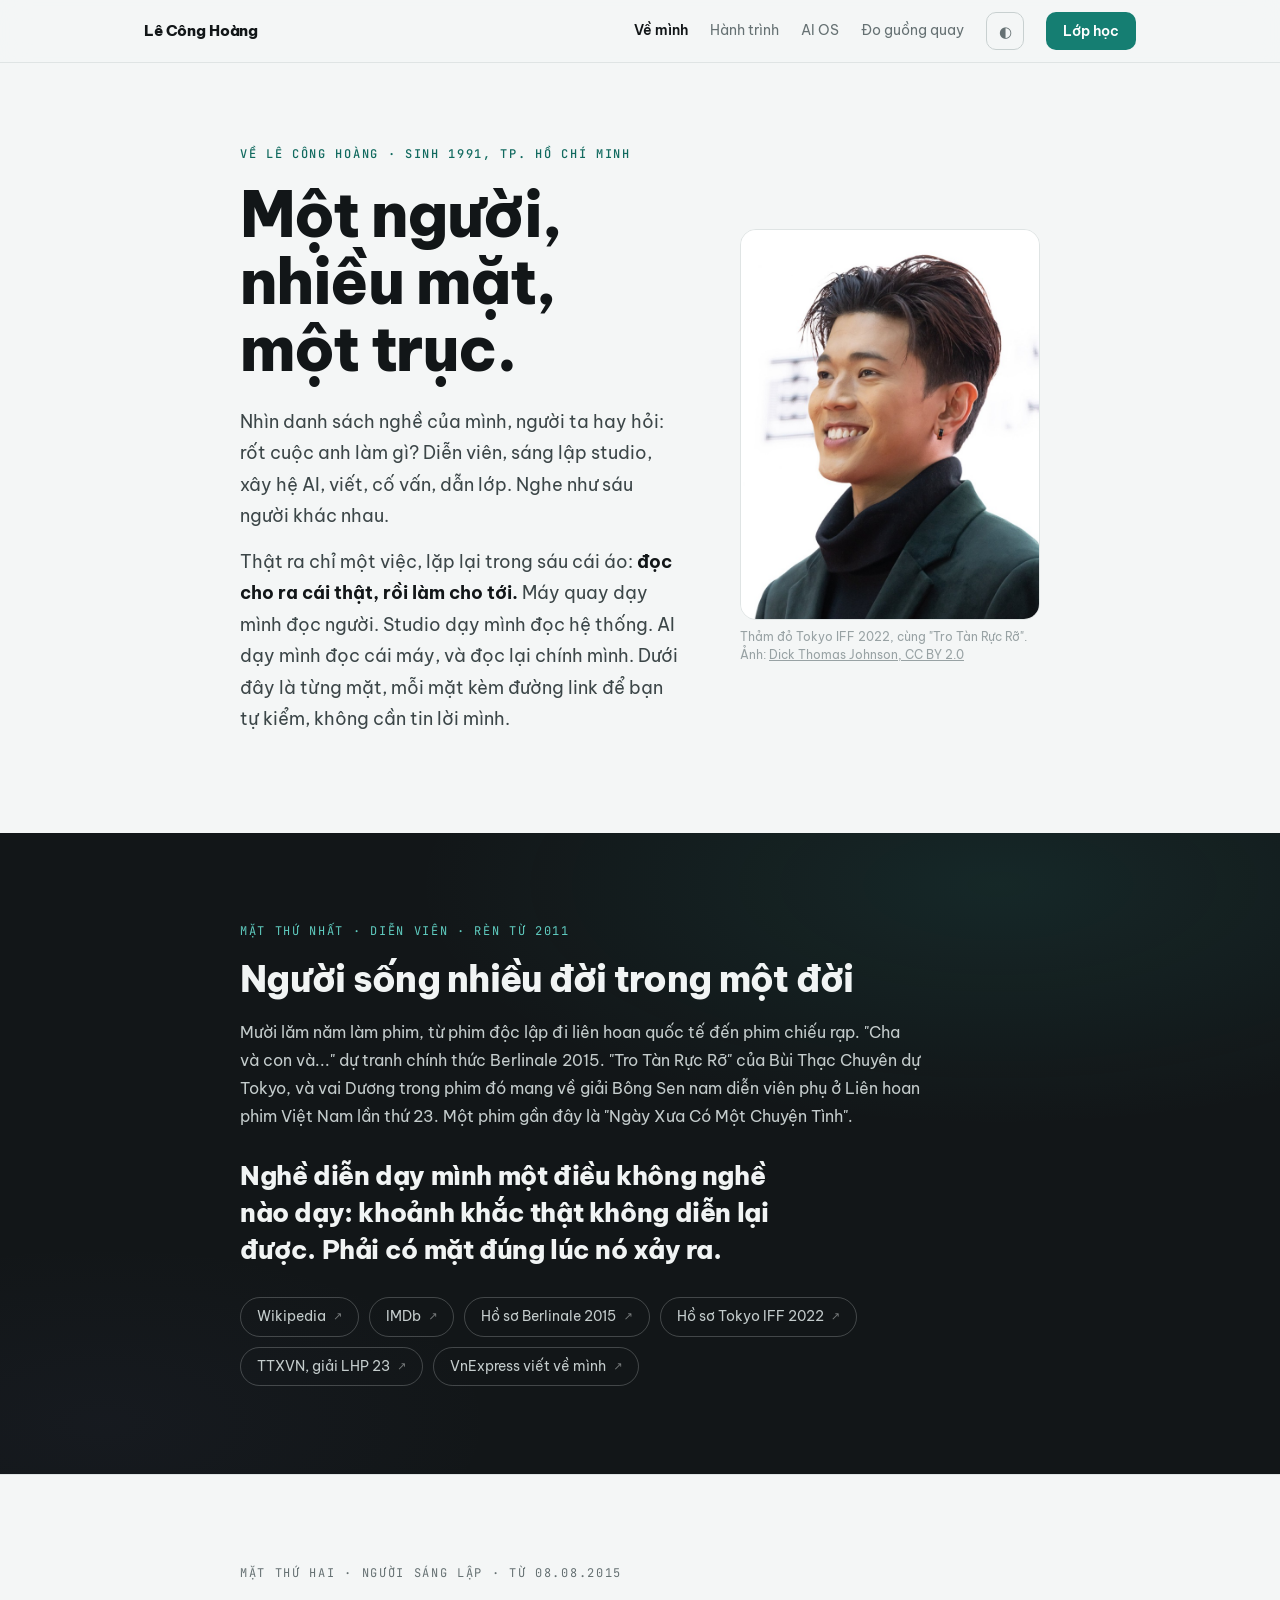
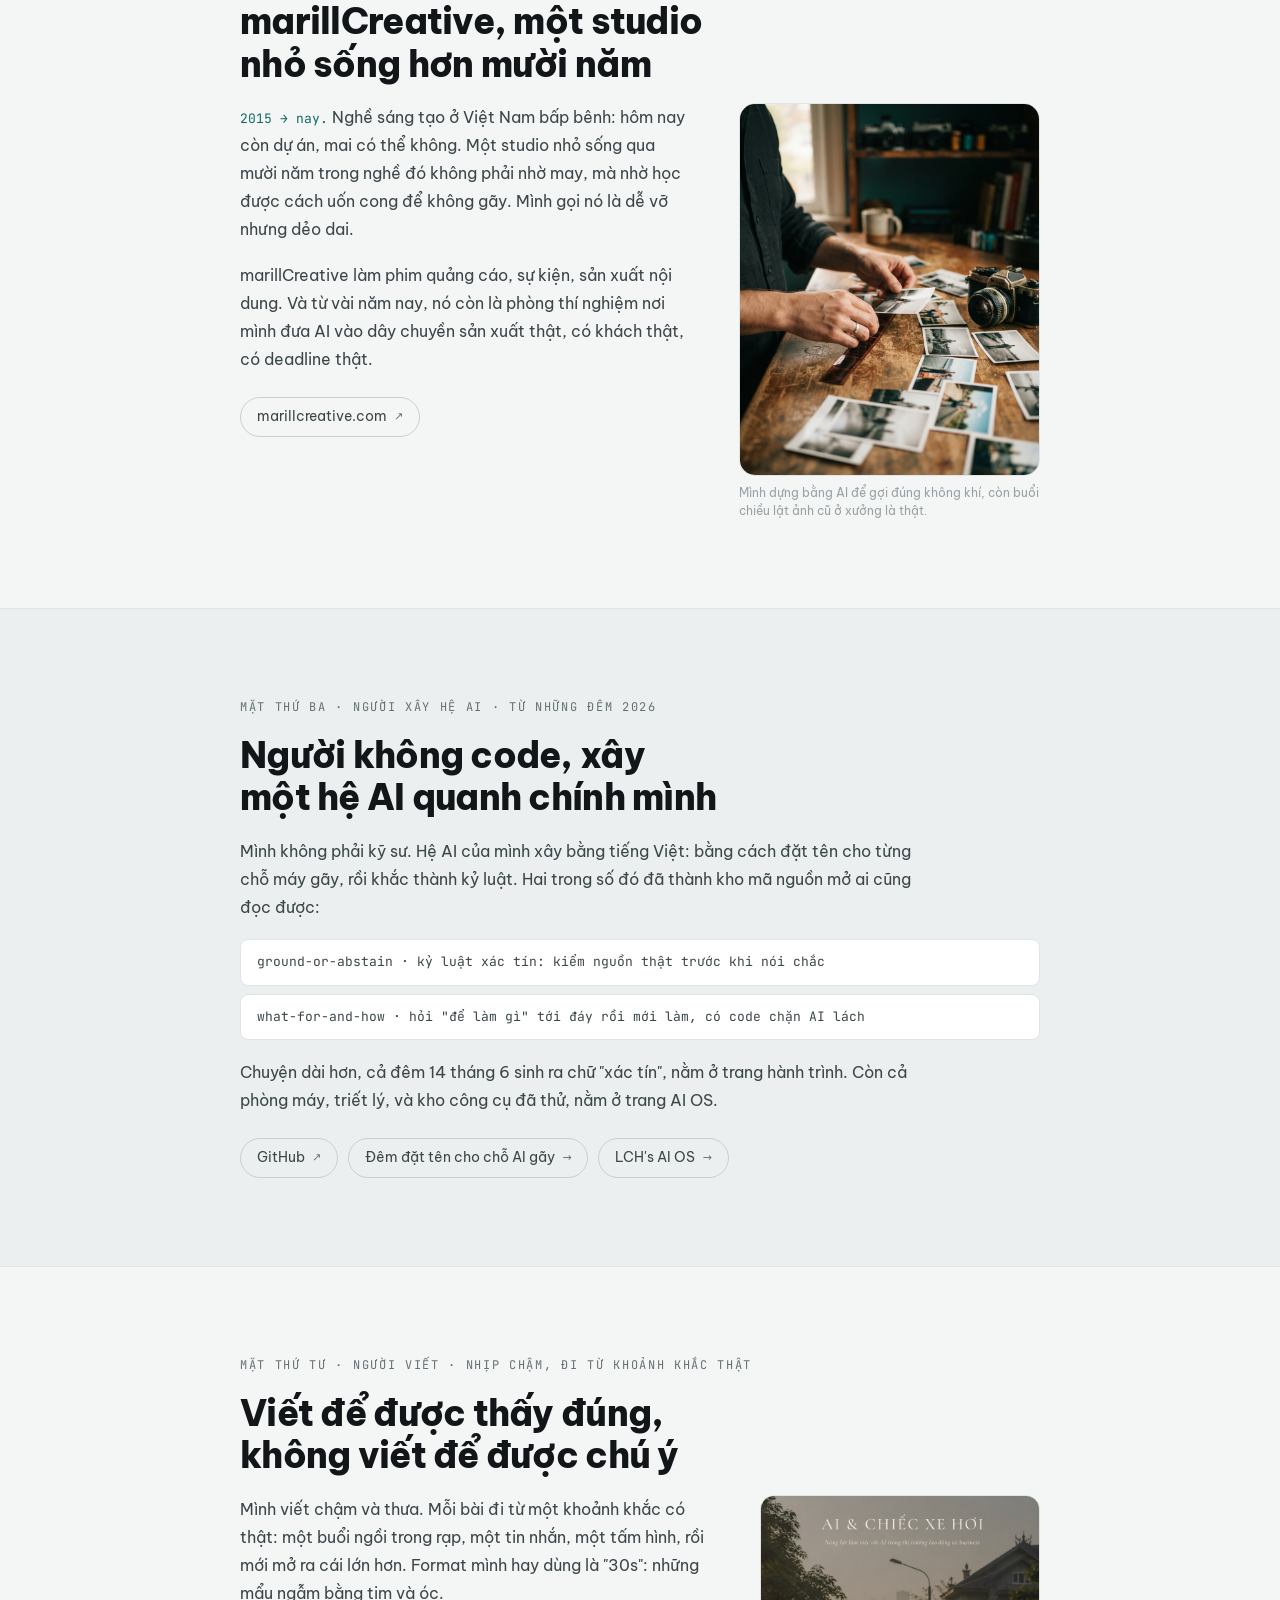
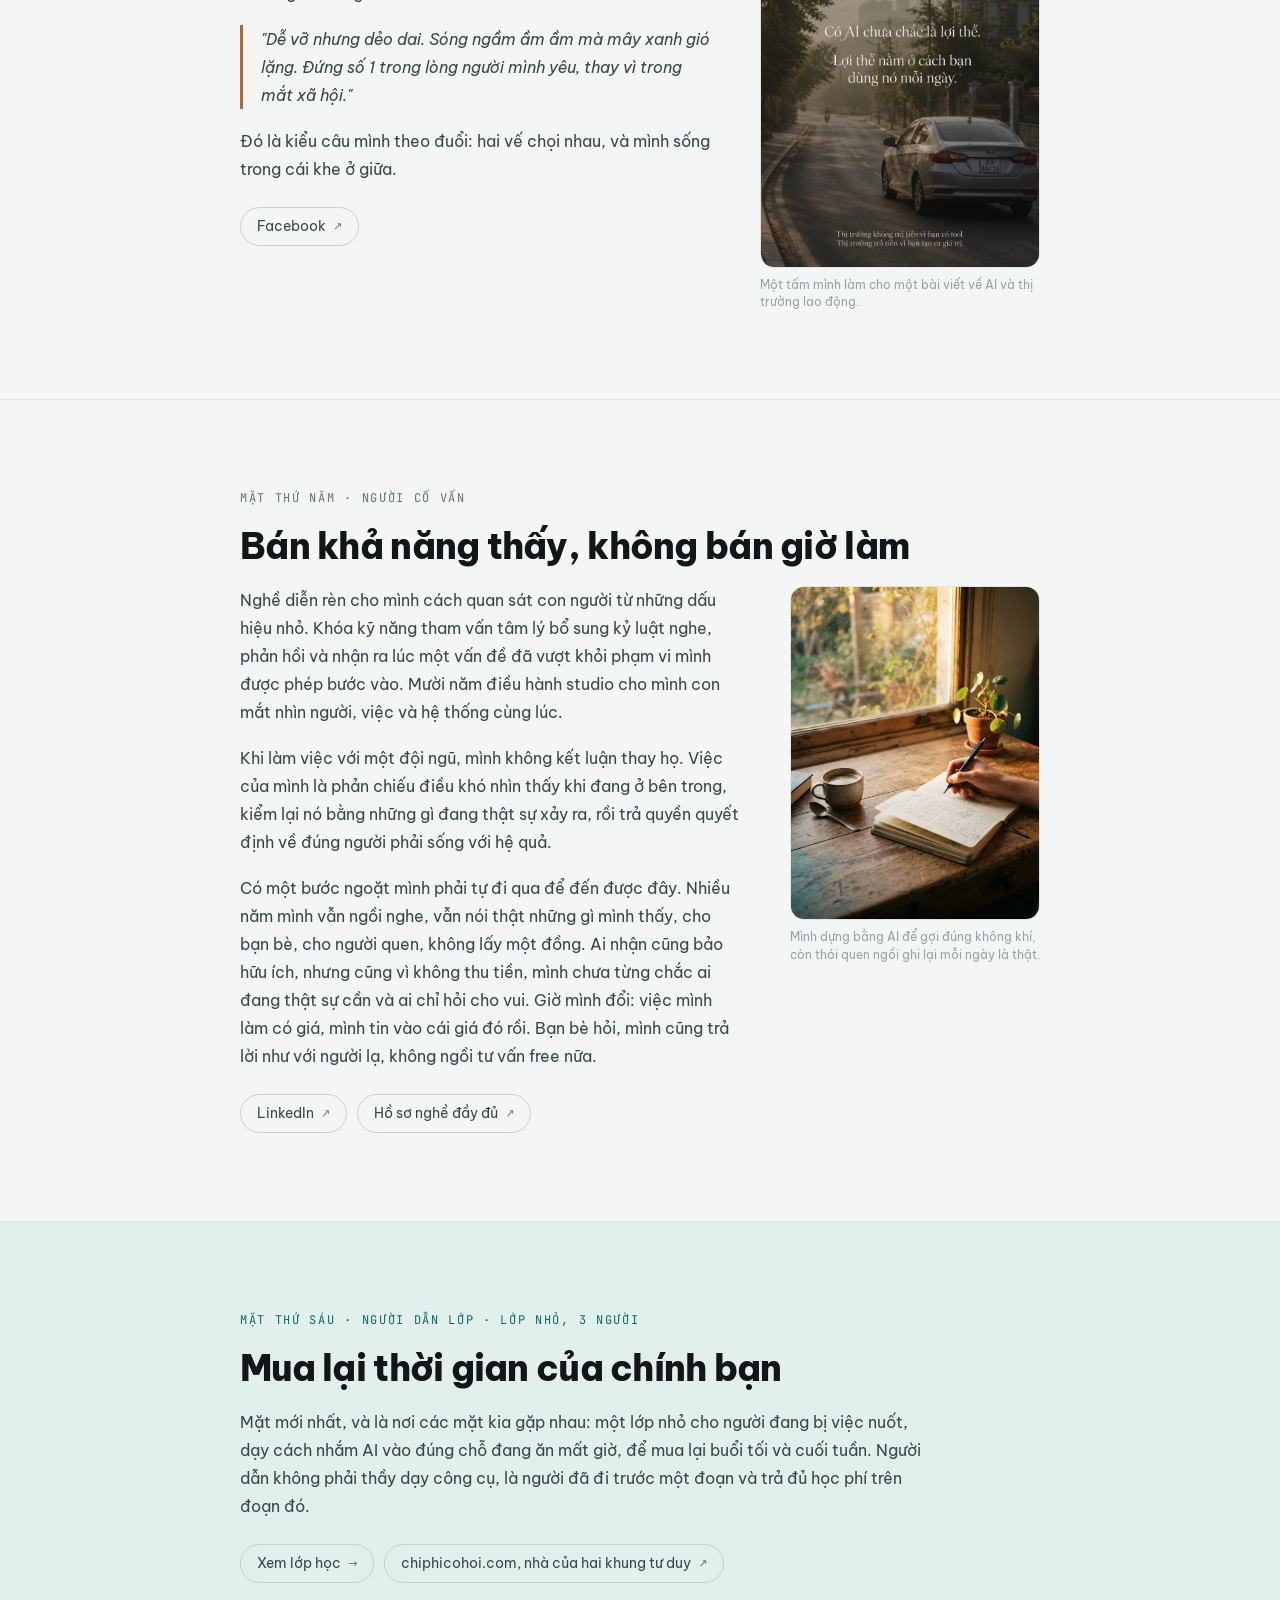
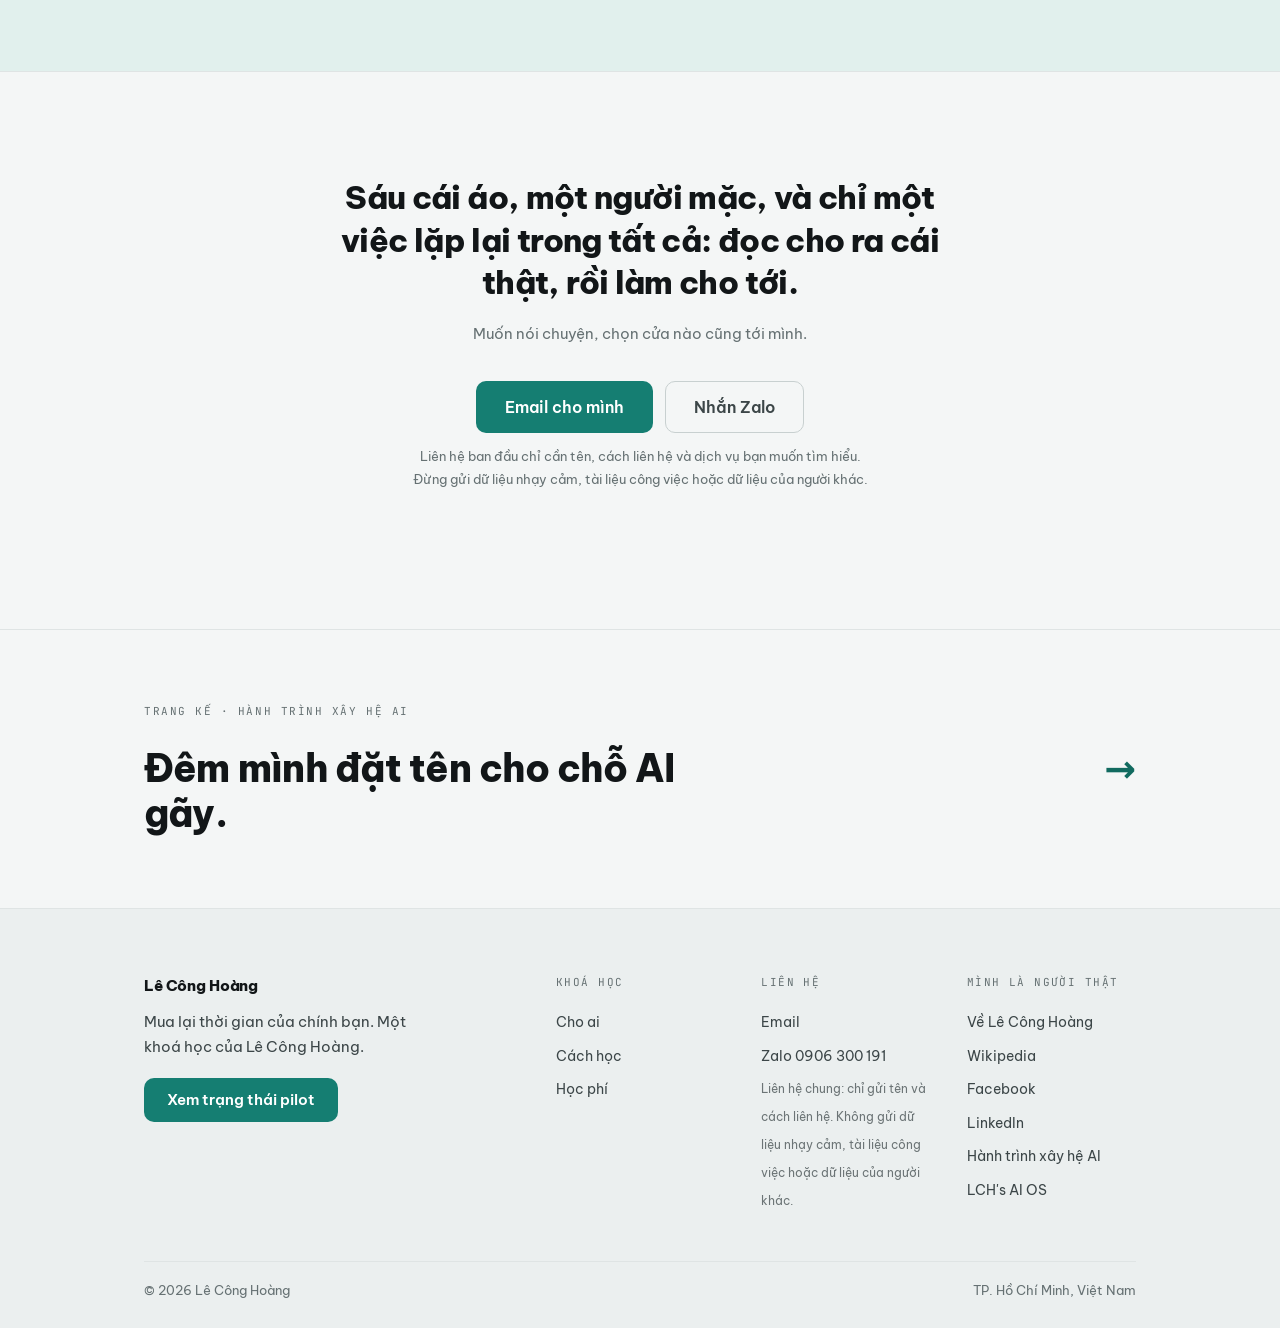
<file: ve-lch.html>
<!DOCTYPE html>
<html lang="vi" data-theme="light">
<head>
<meta charset="utf-8" />
<meta name="viewport" content="width=device-width, initial-scale=1" />
<title>Về Lê Công Hoàng · Một người, nhiều mặt, một trục</title>
<meta name="description" content="Lê Công Hoàng: diễn viên, người sáng lập marillCreative, người xây hệ AI, người viết, người cố vấn, người dẫn lớp. Mỗi mặt một đường link kiểm chứng được, tất cả cùng một trục." />
<link rel="canonical" href="https://aimentoringlch.netlify.app/ve-lch.html" />
<meta property="og:type" content="profile" />
<meta property="og:site_name" content="Lê Công Hoàng" />
<meta property="og:title" content="Về Lê Công Hoàng · Một người, nhiều mặt, một trục" />
<meta property="og:description" content="Lê Công Hoàng: diễn viên, người sáng lập marillCreative, người xây hệ AI, người viết, người cố vấn, người dẫn lớp. Mỗi mặt một đường link kiểm chứng được, tất cả cùng một trục." />
<meta property="og:image" content="https://aimentoringlch.netlify.app/assets/lch-tokyo-2022.jpg" />
<meta property="og:url" content="https://aimentoringlch.netlify.app/ve-lch.html" />
<meta name="twitter:card" content="summary_large_image" />
<meta name="twitter:title" content="Về Lê Công Hoàng · Một người, nhiều mặt, một trục" />
<meta name="twitter:description" content="Diễn viên, người sáng lập marillCreative, người xây hệ AI, người viết, người cố vấn. Mỗi mặt kiểm chứng được." />
<meta name="twitter:image" content="https://aimentoringlch.netlify.app/assets/lch-tokyo-2022.jpg" />
<link rel="icon" href="assets/podcast/mark.png" />
<script>try{var t=localStorage.getItem('lch-theme');if(t!=='dark'&&t!=='light')t=matchMedia('(prefers-color-scheme: dark)').matches?'dark':'light';document.documentElement.setAttribute('data-theme',t);}catch(e){}</script>
<link rel="stylesheet" href="assets/fonts/fonts.css" />
<link rel="stylesheet" href="styles.css" />
</head>
<body id="top">

<!-- NAV CHUNG -->
<nav class="nv" data-screen-label="Nav">
  <div class="nv-inner">
    <a class="nv-brand" href="index.html">Lê Công Hoàng</a>
    <div class="nv-right">
      <a href="ve-lch.html" aria-current="page">Về mình</a>
      <a href="ai-journey.html">Hành trình</a>
      <a href="ai-os.html">AI OS</a>
      <a href="do-guong-quay/">Đo guồng quay</a>
      <button class="theme-toggle" type="button" aria-label="Đổi sáng tối"><span class="glyph moon" aria-hidden="true">◐</span><span class="glyph sun" aria-hidden="true">◑</span></button>
      <a class="btn btn-primary" href="index.html">Lớp học</a>
    </div>
  </div>
</nav>

<main>

  <!-- HERO -->
  <section class="vn-hero" data-screen-label="Hero">
    <div class="wrap-mid">
      <div class="vn-hero-grid">
        <div>
          <div class="eyebrow">Về Lê Công Hoàng · sinh 1991, TP. Hồ Chí Minh</div>
          <h1>Một người, nhiều mặt, một trục.</h1>
          <p>Nhìn danh sách nghề của mình, người ta hay hỏi: rốt cuộc anh làm gì? Diễn viên, sáng lập studio, xây hệ AI, viết, cố vấn, dẫn lớp. Nghe như sáu người khác nhau.</p>
          <p>Thật ra chỉ một việc, lặp lại trong sáu cái áo: <b style="color:var(--ink);">đọc cho ra cái thật, rồi làm cho tới.</b> Máy quay dạy mình đọc người. Studio dạy mình đọc hệ thống. AI dạy mình đọc cái máy, và đọc lại chính mình. Dưới đây là từng mặt, mỗi mặt kèm đường link để bạn tự kiểm, không cần tin lời mình.</p>
        </div>
        <figure class="fig">
          <span class="fig-frame"><img src="assets/lch-tokyo-2022.jpg" alt="Lê Công Hoàng tại thảm đỏ Liên hoan phim quốc tế Tokyo 2022" width="690" height="900" /></span>
          <figcaption>Thảm đỏ Tokyo IFF 2022, cùng "Tro Tàn Rực Rỡ". Ảnh: <a href="https://commons.wikimedia.org/wiki/File:Le_Cong_Hoang_from_%22Glorious_Ashes%22_at_Red_Carpet_of_the_Tokyo_International_Film_Festival_2022_(52460466017)_(cropped).jpg" target="_blank" rel="noopener">Dick Thomas Johnson, CC BY 2.0</a></figcaption>
        </figure>
      </div>
    </div>
  </section>

  <!-- MẶT 1 · DIỄN VIÊN -->
  <section class="face face-cinema nebula" data-screen-label="Mặt 1 Diễn viên">
    <div class="wrap-mid">
      <div class="face-tag">Mặt thứ nhất · Diễn viên · rèn từ 2011</div>
      <h2>Người sống nhiều đời trong một đời</h2>
      <p>Mười lăm năm làm phim, từ phim độc lập đi liên hoan quốc tế đến phim chiếu rạp. "Cha và con và..." dự tranh chính thức Berlinale 2015. "Tro Tàn Rực Rỡ" của Bùi Thạc Chuyên dự Tokyo, và vai Dương trong phim đó mang về giải Bông Sen nam diễn viên phụ ở Liên hoan phim Việt Nam lần thứ 23. Một phim gần đây là "Ngày Xưa Có Một Chuyện Tình".</p>
      <div class="quote-film">Nghề diễn dạy mình một điều không nghề nào dạy: khoảnh khắc thật không diễn lại được. Phải có mặt đúng lúc nó xảy ra.</div>
      <div class="face-links">
        <a href="https://vi.wikipedia.org/wiki/L%C3%AA_C%C3%B4ng_Ho%C3%A0ng_(di%E1%BB%85n_vi%C3%AAn)" target="_blank" rel="noopener">Wikipedia</a>
        <a href="https://www.imdb.com/name/nm7520462/" target="_blank" rel="noopener">IMDb</a>
        <a href="https://www.berlinale.de/en/2015/programme/201508904.html" target="_blank" rel="noopener">Hồ sơ Berlinale 2015</a>
        <a href="https://2022.tiff-jp.net/en/lineup/film/3501CMP07" target="_blank" rel="noopener">Hồ sơ Tokyo IFF 2022</a>
        <a href="https://nvsk.vnanet.vn/lien-hoan-phim-viet-nam-lan-thu-xxiii-39tro-tan-ruc-ro39-doat-giai-bong-sen-vang-1-136166.vna" target="_blank" rel="noopener">TTXVN, giải LHP 23</a>
        <a href="https://vnexpress.net/le-cong-hoang-chang-tho-cua-dien-anh-doc-lap-viet-4420997.html" target="_blank" rel="noopener">VnExpress viết về mình</a>
      </div>
    </div>
  </section>

  <!-- MẶT 2 · NGƯỜI SÁNG LẬP -->
  <section class="face face-studio" data-screen-label="Mặt 2 marillCreative">
    <div class="wrap-mid">
      <div class="face-tag">Mặt thứ hai · Người sáng lập · từ 08.08.2015</div>
      <h2>marillCreative, một studio nhỏ sống hơn mười năm</h2>
      <div class="face-studio-grid">
        <div>
          <p><span class="year">2015 → nay.</span> Nghề sáng tạo ở Việt Nam bấp bênh: hôm nay còn dự án, mai có thể không. Một studio nhỏ sống qua mười năm trong nghề đó không phải nhờ may, mà nhờ học được cách uốn cong để không gãy. Mình gọi nó là dễ vỡ nhưng dẻo dai.</p>
          <p>marillCreative làm phim quảng cáo, sự kiện, sản xuất nội dung. Và từ vài năm nay, nó còn là phòng thí nghiệm nơi mình đưa AI vào dây chuyền sản xuất thật, có khách thật, có deadline thật.</p>
          <div class="face-links">
            <a href="https://www.marillcreative.com/" target="_blank" rel="noopener">marillcreative.com</a>
          </div>
        </div>
        <figure class="fig">
          <span class="fig-frame"><img src="assets/velch-xuong-mood.jpg" alt="Tay lật qua những tấm ảnh in và một cuộn phim trên bàn gỗ ở xưởng, máy ảnh phim để cạnh bên" loading="lazy" /></span>
          <figcaption>Mình dựng bằng AI để gợi đúng không khí, còn buổi chiều lật ảnh cũ ở xưởng là thật.</figcaption>
        </figure>
      </div>
    </div>
  </section>

  <!-- MẶT 3 · NGƯỜI XÂY HỆ AI -->
  <section class="face face-ai" data-screen-label="Mặt 3 Xây hệ AI">
    <div class="wrap-mid">
      <div class="face-tag">Mặt thứ ba · Người xây hệ AI · từ những đêm 2026</div>
      <h2>Người không code, xây một hệ AI quanh chính mình</h2>
      <p>Mình không phải kỹ sư. Hệ AI của mình xây bằng tiếng Việt: bằng cách đặt tên cho từng chỗ máy gãy, rồi khắc thành kỷ luật. Hai trong số đó đã thành kho mã nguồn mở ai cũng đọc được:</p>
      <div class="mono-line">ground-or-abstain · kỷ luật xác tín: kiểm nguồn thật trước khi nói chắc</div>
      <div class="mono-line">what-for-and-how · hỏi "để làm gì" tới đáy rồi mới làm, có code chặn AI lách</div>
      <p style="margin-top:18px;">Chuyện dài hơn, cả đêm 14 tháng 6 sinh ra chữ "xác tín", nằm ở trang hành trình. Còn cả phòng máy, triết lý, và kho công cụ đã thử, nằm ở trang AI OS.</p>
      <div class="face-links">
        <a href="https://github.com/hoangCreative" target="_blank" rel="noopener">GitHub</a>
        <a href="ai-journey.html" class="noext">Đêm đặt tên cho chỗ AI gãy</a>
        <a href="ai-os.html" class="noext">LCH's AI OS</a>
      </div>
    </div>
  </section>

  <!-- MẶT 4 · NGƯỜI VIẾT -->
  <section class="face face-write" data-screen-label="Mặt 4 Người viết">
    <div class="wrap-mid">
      <div class="face-tag">Mặt thứ tư · Người viết · nhịp chậm, đi từ khoảnh khắc thật</div>
      <h2>Viết để được thấy đúng, không viết để được chú ý</h2>
      <div class="face-write-grid">
        <div>
          <p>Mình viết chậm và thưa. Mỗi bài đi từ một khoảnh khắc có thật: một buổi ngồi trong rạp, một tin nhắn, một tấm hình, rồi mới mở ra cái lớn hơn. Format mình hay dùng là "30s": những mẩu ngẫm bằng tim và óc.</p>
          <p class="post-style">"Dễ vỡ nhưng dẻo dai. Sóng ngầm ầm ầm mà mây xanh gió lặng. Đứng số 1 trong lòng người mình yêu, thay vì trong mắt xã hội."</p>
          <p>Đó là kiểu câu mình theo đuổi: hai vế chọi nhau, và mình sống trong cái khe ở giữa.</p>
          <div class="face-links">
            <a href="https://www.facebook.com/hoangmarill/" target="_blank" rel="noopener">Facebook</a>
          </div>
        </div>
        <figure class="fig r14">
          <span class="fig-frame"><img src="assets/ai-xe-hoi.jpg" alt="Tấm visual AI và chiếc xe hơi: có AI chưa chắc là lợi thế, lợi thế nằm ở cách bạn dùng nó mỗi ngày" loading="lazy" width="750" height="1000" /></span>
          <figcaption>Một tấm mình làm cho một bài viết về AI và thị trường lao động.</figcaption>
        </figure>
      </div>
    </div>
  </section>

  <!-- MẶT 5 · NGƯỜI CỐ VẤN -->
  <section class="face face-advisor" data-screen-label="Mặt 5 Cố vấn">
    <div class="wrap-mid">
      <div class="face-tag">Mặt thứ năm · Người cố vấn</div>
      <h2>Bán khả năng thấy, không bán giờ làm</h2>
      <div class="face-advisor-grid">
        <div>
          <p>Nghề diễn rèn cho mình cách quan sát con người từ những dấu hiệu nhỏ. Khóa kỹ năng tham vấn tâm lý bổ sung kỷ luật nghe, phản hồi và nhận ra lúc một vấn đề đã vượt khỏi phạm vi mình được phép bước vào. Mười năm điều hành studio cho mình con mắt nhìn người, việc và hệ thống cùng lúc.</p>
          <p>Khi làm việc với một đội ngũ, mình không kết luận thay họ. Việc của mình là phản chiếu điều khó nhìn thấy khi đang ở bên trong, kiểm lại nó bằng những gì đang thật sự xảy ra, rồi trả quyền quyết định về đúng người phải sống với hệ quả.</p>
          <p>Có một bước ngoặt mình phải tự đi qua để đến được đây. Nhiều năm mình vẫn ngồi nghe, vẫn nói thật những gì mình thấy, cho bạn bè, cho người quen, không lấy một đồng. Ai nhận cũng bảo hữu ích, nhưng cũng vì không thu tiền, mình chưa từng chắc ai đang thật sự cần và ai chỉ hỏi cho vui. Giờ mình đổi: việc mình làm có giá, mình tin vào cái giá đó rồi. Bạn bè hỏi, mình cũng trả lời như với người lạ, không ngồi tư vấn free nữa.</p>
          <div class="face-links">
            <a href="https://www.linkedin.com/in/leconghoang/" target="_blank" rel="noopener">LinkedIn</a>
            <a href="https://leconghoang.my.canva.site/" target="_blank" rel="noopener">Hồ sơ nghề đầy đủ</a>
          </div>
        </div>
        <figure class="fig r14">
          <span class="fig-frame"><img src="assets/velch-chandung-mood.jpg" alt="Một bàn tay đang viết vào cuốn sổ tay bên cửa sổ có nắng chiều, tách cà phê để cạnh bên" loading="lazy" /></span>
          <figcaption>Mình dựng bằng AI để gợi đúng không khí, còn thói quen ngồi ghi lại mỗi ngày là thật.</figcaption>
        </figure>
      </div>
    </div>
  </section>

  <!-- MẶT 6 · NGƯỜI DẪN LỚP -->
  <section class="face face-teach" data-screen-label="Mặt 6 Dẫn lớp">
    <div class="wrap-mid">
      <div class="face-tag">Mặt thứ sáu · Người dẫn lớp · lớp nhỏ, 3 người</div>
      <h2>Mua lại thời gian của chính bạn</h2>
      <p>Mặt mới nhất, và là nơi các mặt kia gặp nhau: một lớp nhỏ cho người đang bị việc nuốt, dạy cách nhắm AI vào đúng chỗ đang ăn mất giờ, để mua lại buổi tối và cuối tuần. Người dẫn không phải thầy dạy công cụ, là người đã đi trước một đoạn và trả đủ học phí trên đoạn đó.</p>
      <div class="face-links">
        <a href="index.html" class="noext">Xem lớp học</a>
        <a href="https://chiphicohoi.com/" target="_blank" rel="noopener">chiphicohoi.com, nhà của hai khung tư duy</a>
      </div>
    </div>
  </section>

  <!-- KẾT -->
  <section class="vn-close" data-screen-label="Kết">
    <div class="wrap-mid">
      <p class="big">Sáu cái áo, một người mặc, và chỉ một việc lặp lại trong tất cả: đọc cho ra cái thật, rồi làm cho tới.</p>
      <p class="sub">Muốn nói chuyện, chọn cửa nào cũng tới mình.</p>
      <div class="vn-contact">
        <a class="btn btn-primary btn-lg js-reveal" href="mailto:leconghoangstudio@gmail.com" data-reveal="leconghoangstudio@gmail.com">Email cho mình</a>
        <a class="btn btn-ghost btn-lg js-reveal" href="https://zalo.me/0906300191" target="_blank" rel="noopener" data-reveal="0906 300 191">Nhắn Zalo</a>
      </div>
      <p class="sub" style="font-size:13px; margin-top:12px;">Liên hệ ban đầu chỉ cần tên, cách liên hệ và dịch vụ bạn muốn tìm hiểu. Đừng gửi dữ liệu nhạy cảm, tài liệu công việc hoặc dữ liệu của người khác.</p>
    </div>
  </section>

  <!-- CẦU DẪN TRANG KẾ -->
  <section class="bridge" data-screen-label="Cầu dẫn">
    <div class="bridge-inner">
      <div class="bridge-tag">Trang kế · Hành trình xây hệ AI</div>
      <a class="bridge-link" href="ai-journey.html">
        <span class="bridge-title">Đêm mình đặt tên cho chỗ AI gãy.</span>
        <span class="bridge-arrow" aria-hidden="true">→</span>
      </a>
    </div>
  </section>

</main>

<!-- FOOTER CHUNG -->
<footer class="site-footer" data-screen-label="Footer">
  <div class="wrap">
    <div class="footer-top">
      <div class="footer-brand">
        <p class="brand-line">Lê Công Hoàng</p>
        <p>Mua lại thời gian của chính bạn. Một khoá học của Lê Công Hoàng.</p>
        <a class="btn btn-primary" href="index.html#hoc-phi">Xem trạng thái pilot</a>
      </div>
      <div class="footer-cols">
        <div class="footer-col">
          <div class="footer-col-h">Khoá học</div>
          <a href="index.html#cho-ai">Cho ai</a>
          <a href="index.html#cach-hoc">Cách học</a>
          <a href="index.html#hoc-phi">Học phí</a>
        </div>
        <div class="footer-col">
          <div class="footer-col-h">Liên hệ</div>
          <a href="mailto:leconghoangstudio@gmail.com">Email</a>
          <a href="https://zalo.me/0906300191" target="_blank" rel="noopener">Zalo 0906 300 191</a>
          <span style="font-size:12px; line-height:1.5; opacity:.72;">Liên hệ chung: chỉ gửi tên và cách liên hệ. Không gửi dữ liệu nhạy cảm, tài liệu công việc hoặc dữ liệu của người khác.</span>
        </div>
        <div class="footer-col">
          <div class="footer-col-h">Mình là người thật</div>
          <a href="ve-lch.html">Về Lê Công Hoàng</a>
          <a href="https://vi.wikipedia.org/wiki/L%C3%AA_C%C3%B4ng_Ho%C3%A0ng_(di%E1%BB%85n_vi%C3%AAn)" target="_blank" rel="noopener">Wikipedia</a>
          <a href="https://www.facebook.com/hoangmarill/" target="_blank" rel="noopener">Facebook</a>
          <a href="https://www.linkedin.com/in/leconghoang/" target="_blank" rel="noopener">LinkedIn</a>
          <a href="ai-journey.html">Hành trình xây hệ AI</a>
          <a href="ai-os.html">LCH's AI OS</a>
        </div>
      </div>
    </div>
    <div class="footer-bottom">
      <span>© 2026 Lê Công Hoàng</span>
      <span>TP. Hồ Chí Minh, Việt Nam</span>
    </div>
  </div>
</footer>

<script src="site.js"></script>
</body>
</html>
</file>
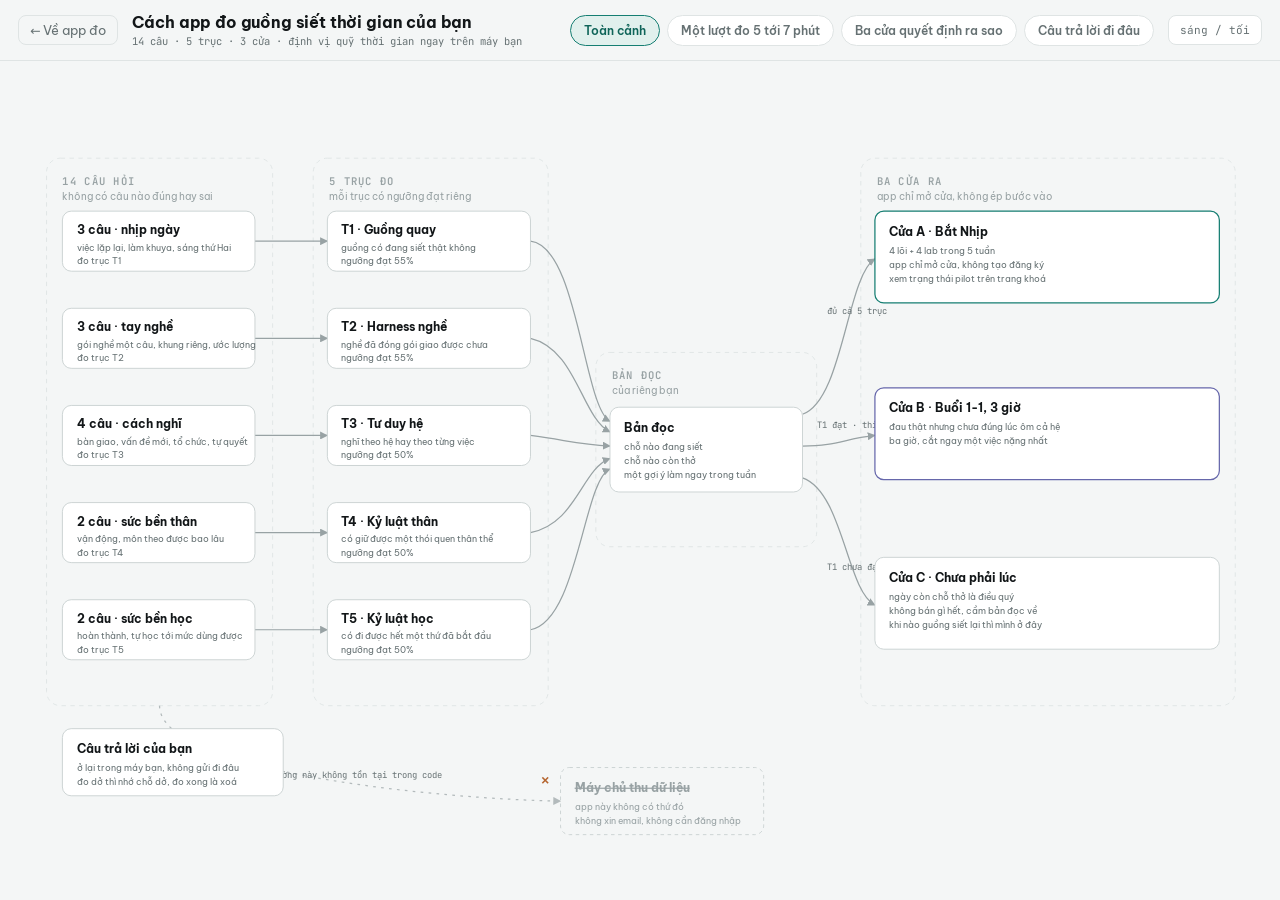
<file: do-guong-quay/cach-do.html>
<!doctype html>
<html lang="vi">
<head>
<meta charset="UTF-8" />
<meta name="viewport" content="width=device-width, initial-scale=1.0" />
<title>Đo guồng quay · Giữ lại thời gian</title>
<meta name="description" content="Bản đồ tương tác: 14 câu hỏi đo guồng siết thời gian, bản đọc dựng ra sao, ba cửa quyết định thế nào, và câu trả lời đi đâu (không đi đâu cả)." />
<link rel="canonical" href="https://aimentoringlch.netlify.app/do-guong-quay/cach-do.html" />
<meta property="og:type" content="website" />
<meta property="og:site_name" content="Lê Công Hoàng" />
<meta property="og:title" content="Đo guồng quay · Giữ lại thời gian" />
<meta property="og:description" content="14 câu, 5 trục, 3 cửa, và câu trả lời của bạn ở lại trong máy bạn. Bấm từng khối để xem tận ruột." />
<meta property="og:image" content="https://aimentoringlch.netlify.app/assets/og-mua-lai-thoi-gian.jpg" />
<meta property="og:url" content="https://aimentoringlch.netlify.app/do-guong-quay/cach-do.html" />
<link rel="icon" href="../assets/podcast/mark.png" />
<script>try{var t=localStorage.getItem('lch-theme');if(t!=='dark'&&t!=='light')t=matchMedia('(prefers-color-scheme: dark)').matches?'dark':'light';document.documentElement.setAttribute('data-theme',t);}catch(e){}</script>
<link rel="stylesheet" href="../assets/fonts/fonts.css" />
<style>
:root{
  --paper:#F4F6F6; --surface:#FFFFFF; --ink:#121618; --ink2:#3C4648;
  --muted:#667173; --faint:#98A2A4; --line:#DFE4E4; --line2:#C8D0D0;
  --turq:#157E72; --turq-strong:#0F6459; --turq-soft:#E1F0ED;
  --peri:#6667AB; --terra:#B5652F;
  --sans:'Be Vietnam Pro',system-ui,sans-serif; --mono:'JetBrains Mono',ui-monospace,monospace;
}
[data-theme="dark"]{
  --paper:#121618; --surface:#1B2225; --ink:#F1F4F4; --ink2:#C4CCCC;
  --muted:#8A9597; --faint:#5C6769; --line:#232B2D; --line2:#3A4446;
  --turq:#34B5A6; --turq-strong:#5FCBBF; --turq-soft:rgba(52,181,166,0.10);
  --peri:#8B8DC7; --terra:#CE8352;
}
*{box-sizing:border-box;margin:0}
html,body{height:100%}
body{font-family:var(--sans);background:var(--paper);color:var(--ink);display:flex;flex-direction:column;overflow:hidden;-webkit-font-smoothing:antialiased}

.bar{display:flex;align-items:center;gap:14px;padding:12px 18px;border-bottom:1px solid var(--line);flex-wrap:wrap}
.bar h1{font-size:16px;font-weight:700;letter-spacing:-0.01em}
.bar .sub{font-family:var(--mono);font-size:10.5px;color:var(--muted);margin-top:2px}
.bar .back{font-size:12.5px;color:var(--muted);text-decoration:none;border:1px solid var(--line);border-radius:8px;padding:6px 11px;flex:none}
.bar .back:hover{color:var(--ink);border-color:var(--turq)}
.spacer{flex:1}
.chips{display:flex;gap:7px;flex-wrap:wrap}
.chip{font-family:var(--sans);font-size:12px;font-weight:600;color:var(--muted);background:var(--surface);border:1px solid var(--line);border-radius:999px;padding:7px 13px;cursor:pointer}
.chip:hover{color:var(--ink);border-color:var(--line2)}
.chip.on{color:var(--turq-strong);border-color:var(--turq);background:var(--turq-soft)}
#themeToggle{font-family:var(--mono);font-size:11px;color:var(--muted);background:var(--surface);border:1px solid var(--line);border-radius:8px;padding:7px 11px;cursor:pointer}

.stage{flex:1;position:relative;min-height:0}
.stage svg{position:absolute;inset:0;width:100%;height:100%;display:block}

.zone rect{fill:none;stroke:var(--line);stroke-dasharray:5 5;rx:16}
.ztitle{font-family:var(--mono);font-size:12px;font-weight:600;letter-spacing:0.12em;fill:var(--faint);text-transform:uppercase}
.zsub{font-family:var(--sans);font-size:11px;fill:var(--faint)}

.node{cursor:pointer}
.node rect{fill:var(--surface);stroke:var(--line2);stroke-width:1;rx:10}
.node:hover rect{stroke:var(--turq)}
.node.sel rect{stroke:var(--turq);stroke-width:1.6}
.node .t{font-family:var(--sans);font-size:13.5px;font-weight:700;fill:var(--ink)}
.node .m{font-family:var(--sans);font-size:10.5px;fill:var(--muted)}
.node.doorA rect{stroke:var(--turq);stroke-width:1.4}
.node.doorB rect{stroke:var(--peri);stroke-width:1.4}
.node.doorC rect{stroke:var(--line2)}
.node.dead rect{stroke-dasharray:4 4;fill:none}
.node.dead .t{fill:var(--faint);text-decoration:line-through}
.node.dead .m{fill:var(--faint)}
.freetext{font-family:var(--sans);font-size:11px;fill:var(--muted)}

.edge{fill:none;stroke:var(--faint);stroke-width:1.4;marker-end:url(#arw)}
.edge.dash{stroke-dasharray:4 5}
.edge.dead{stroke-dasharray:3 6;opacity:0.7}
.elbl{font-family:var(--mono);font-size:10px;fill:var(--muted)}
.deadmark{font-family:var(--mono);font-size:16px;font-weight:600;fill:var(--terra)}

.stage.flowing .edge{opacity:0.12}
.stage.flowing .elbl{opacity:0.12}
.stage.flowing .deadmark{opacity:0.15}
.stage.flowing .node{opacity:0.25}
.stage.flowing .zone,.stage.flowing .freetext{opacity:0.35}
.stage.flowing .edge.lit{opacity:1;stroke:var(--turq);stroke-width:2;stroke-dasharray:7 6;animation:run 0.9s linear infinite;marker-end:url(#arwlit)}
.stage.flowing .elbl.lit{opacity:1;fill:var(--turq-strong)}
.stage.flowing .deadmark.lit{opacity:1}
.stage.flowing .node.lit{opacity:1}
.stage.flowing .node.lit rect{stroke:var(--turq);stroke-width:1.6}
@keyframes run{to{stroke-dashoffset:-13}}
@media (prefers-reduced-motion: reduce){.stage.flowing .edge.lit{animation:none}}

.panel{position:absolute;background:var(--surface);border:1px solid var(--line);border-radius:14px;padding:15px 17px;box-shadow:0 8px 28px rgba(0,0,0,0.08)}
#detail{right:16px;top:16px;width:310px;display:none}
#detail.show{display:block}
#detail h2{font-size:14.5px;font-weight:700}
#detail .dm{font-family:var(--mono);font-size:10.5px;color:var(--turq-strong);margin:3px 0 9px}
#detail p{font-size:12.5px;line-height:1.6;color:var(--ink2)}
#detail .close{position:absolute;top:9px;right:12px;border:0;background:none;color:var(--faint);font-size:15px;cursor:pointer}
#flowcap{left:16px;bottom:16px;max-width:440px;display:none}
#flowcap.show{display:block}
#flowcap .fname{font-family:var(--mono);font-size:10.5px;letter-spacing:0.08em;text-transform:uppercase;color:var(--turq-strong);margin-bottom:7px}
#flowcap ol{margin-left:18px}
#flowcap li{font-size:12.5px;line-height:1.6;color:var(--ink2)}

@media (max-width:820px){
  body{overflow:auto}
  .stage{min-height:74vh}
  #detail,#flowcap{position:fixed;left:10px;right:10px;bottom:10px;top:auto;width:auto;max-width:none;max-height:45vh;overflow-y:auto;z-index:9;box-shadow:0 -6px 30px rgba(0,0,0,0.18)}
  #detail{z-index:10}
}
</style>
</head>
<body>

<div class="bar">
  <a class="back" href="./">← Về app đo</a>
  <div>
    <h1>Cách app đo guồng siết thời gian của bạn</h1>
    <div class="sub">14 câu · 5 trục · 3 cửa · định vị quỹ thời gian ngay trên máy bạn</div>
  </div>
  <div class="spacer"></div>
  <div class="chips" id="chips">
    <button class="chip on" data-flow="all">Toàn cảnh</button>
    <button class="chip" data-flow="do">Một lượt đo 5 tới 7 phút</button>
    <button class="chip" data-flow="cua">Ba cửa quyết định ra sao</button>
    <button class="chip" data-flow="data">Câu trả lời đi đâu</button>
  </div>
  <button id="themeToggle">sáng / tối</button>
</div>

<div class="stage" id="stage">
<svg viewBox="0 0 1400 950" preserveAspectRatio="xMidYMid meet" role="img" aria-label="Bản đồ cách app Đo guồng quay hoạt động: 14 câu hỏi chảy vào 5 trục đo, dựng thành bản đọc, mở một trong ba cửa; câu trả lời không rời máy người đo">
  <defs>
    <marker id="arw" viewBox="0 0 10 10" refX="9" refY="5" markerWidth="6.5" markerHeight="6.5" orient="auto-start-reverse"><path d="M0,0 L10,5 L0,10 z" style="fill:var(--faint)"/></marker>
    <marker id="arwlit" viewBox="0 0 10 10" refX="9" refY="5" markerWidth="6.5" markerHeight="6.5" orient="auto-start-reverse"><path d="M0,0 L10,5 L0,10 z" style="fill:var(--turq)"/></marker>
  </defs>

  <g class="zone"><rect x="28" y="110" width="256" height="620"/><text class="ztitle" x="46" y="140">14 câu hỏi</text><text class="zsub" x="46" y="157">không có câu nào đúng hay sai</text></g>
  <g class="zone"><rect x="330" y="110" width="266" height="620"/><text class="ztitle" x="348" y="140">5 trục đo</text><text class="zsub" x="348" y="157">mỗi trục có ngưỡng đạt riêng</text></g>
  <g class="zone"><rect x="650" y="330" width="250" height="220"/><text class="ztitle" x="668" y="360">Bản đọc</text><text class="zsub" x="668" y="377">của riêng bạn</text></g>
  <g class="zone"><rect x="950" y="110" width="424" height="620"/><text class="ztitle" x="968" y="140">Ba cửa ra</text><text class="zsub" x="968" y="157">app chỉ mở cửa, không ép bước vào</text></g>

  <path class="edge" id="e-c1" d="M264,204 L346,204"/>
  <path class="edge" id="e-c2" d="M264,314 L346,314"/>
  <path class="edge" id="e-c3" d="M264,424 L346,424"/>
  <path class="edge" id="e-c4" d="M264,534 L346,534"/>
  <path class="edge" id="e-c5" d="M264,644 L346,644"/>
  <path class="edge" id="e-t1" d="M576,204 C 630,210 636,392 666,408"/>
  <path class="edge" id="e-t2" d="M576,314 C 628,326 634,404 666,420"/>
  <path class="edge" id="e-t3" d="M576,424 C 620,430 630,434 666,436"/>
  <path class="edge" id="e-t4" d="M576,534 C 628,524 634,462 666,450"/>
  <path class="edge" id="e-t5" d="M576,644 C 630,634 636,474 666,462"/>
  <path class="edge" id="e-dA" d="M884,400 C 930,384 934,244 966,224"/>
  <path class="edge" id="e-dB" d="M884,436 C 924,436 930,428 966,424"/>
  <path class="edge" id="e-dC" d="M884,472 C 930,488 934,600 966,616"/>
  <path class="edge dead" id="e-server" d="M156,730 C 156,806 480,836 610,838"/>

  <text class="elbl" data-e="e-dA" x="912" y="286">đủ cả 5 trục</text>
  <text class="elbl" data-e="e-dB" x="900" y="416">T1 đạt · thiếu 1 trục khác</text>
  <text class="elbl" data-e="e-dC" x="912" y="576">T1 chưa đạt</text>
  <text class="elbl" data-e="e-server" x="380" y="812" text-anchor="middle">đường này không tồn tại trong code</text>
  <text class="deadmark" data-e="e-server" x="588" y="820">✕</text>

  <g class="node" data-k="q1"><rect x="46" y="170" width="218" height="68"/><text class="t" x="62" y="196">3 câu · nhịp ngày</text><text class="m" x="62" y="215">việc lặp lại, làm khuya, sáng thứ Hai</text><text class="m" x="62" y="230">đo trục T1</text></g>
  <g class="node" data-k="q2"><rect x="46" y="280" width="218" height="68"/><text class="t" x="62" y="306">3 câu · tay nghề</text><text class="m" x="62" y="325">gói nghề một câu, khung riêng, ước lượng</text><text class="m" x="62" y="340">đo trục T2</text></g>
  <g class="node" data-k="q3"><rect x="46" y="390" width="218" height="68"/><text class="t" x="62" y="416">4 câu · cách nghĩ</text><text class="m" x="62" y="435">bàn giao, vấn đề mới, tổ chức, tự quyết</text><text class="m" x="62" y="450">đo trục T3</text></g>
  <g class="node" data-k="q4"><rect x="46" y="500" width="218" height="68"/><text class="t" x="62" y="526">2 câu · sức bền thân</text><text class="m" x="62" y="545">vận động, môn theo được bao lâu</text><text class="m" x="62" y="560">đo trục T4</text></g>
  <g class="node" data-k="q5"><rect x="46" y="610" width="218" height="68"/><text class="t" x="62" y="636">2 câu · sức bền học</text><text class="m" x="62" y="655">hoàn thành, tự học tới mức dùng được</text><text class="m" x="62" y="670">đo trục T5</text></g>

  <g class="node" data-k="t1"><rect x="346" y="170" width="230" height="68"/><text class="t" x="362" y="196">T1 · Guồng quay</text><text class="m" x="362" y="215">guồng có đang siết thật không</text><text class="m" x="362" y="230">ngưỡng đạt 55%</text></g>
  <g class="node" data-k="t2"><rect x="346" y="280" width="230" height="68"/><text class="t" x="362" y="306">T2 · Harness nghề</text><text class="m" x="362" y="325">nghề đã đóng gói giao được chưa</text><text class="m" x="362" y="340">ngưỡng đạt 55%</text></g>
  <g class="node" data-k="t3"><rect x="346" y="390" width="230" height="68"/><text class="t" x="362" y="416">T3 · Tư duy hệ</text><text class="m" x="362" y="435">nghĩ theo hệ hay theo từng việc</text><text class="m" x="362" y="450">ngưỡng đạt 50%</text></g>
  <g class="node" data-k="t4"><rect x="346" y="500" width="230" height="68"/><text class="t" x="362" y="526">T4 · Kỷ luật thân</text><text class="m" x="362" y="545">có giữ được một thói quen thân thể</text><text class="m" x="362" y="560">ngưỡng đạt 50%</text></g>
  <g class="node" data-k="t5"><rect x="346" y="610" width="230" height="68"/><text class="t" x="362" y="636">T5 · Kỷ luật học</text><text class="m" x="362" y="655">có đi được hết một thứ đã bắt đầu</text><text class="m" x="362" y="670">ngưỡng đạt 50%</text></g>

  <g class="node" data-k="doc"><rect x="666" y="392" width="218" height="96"/><text class="t" x="682" y="420">Bản đọc</text><text class="m" x="682" y="440">chỗ nào đang siết</text><text class="m" x="682" y="456">chỗ nào còn thở</text><text class="m" x="682" y="472">một gợi ý làm ngay trong tuần</text></g>

  <g class="node doorA" data-k="doorA"><rect x="966" y="170" width="390" height="104"/><text class="t" x="982" y="198">Cửa A · Bắt Nhịp</text><text class="m" x="982" y="218">4 lõi + 4 lab trong 5 tuần</text><text class="m" x="982" y="234">app chỉ mở cửa, không tạo đăng ký</text><text class="m" x="982" y="250">xem trạng thái pilot trên trang khoá</text></g>
  <g class="node doorB" data-k="doorB"><rect x="966" y="370" width="390" height="104"/><text class="t" x="982" y="398">Cửa B · Buổi 1-1, 3 giờ</text><text class="m" x="982" y="418">đau thật nhưng chưa đúng lúc ôm cả hệ</text><text class="m" x="982" y="434">ba giờ, cắt ngay một việc nặng nhất</text></g>
  <g class="node doorC" data-k="doorC"><rect x="966" y="562" width="390" height="104"/><text class="t" x="982" y="590">Cửa C · Chưa phải lúc</text><text class="m" x="982" y="610">ngày còn chỗ thở là điều quý</text><text class="m" x="982" y="626">không bán gì hết, cầm bản đọc về</text><text class="m" x="982" y="642">khi nào guồng siết lại thì mình ở đây</text></g>

  <g class="node" data-k="data"><rect x="46" y="756" width="250" height="76"/><text class="t" x="62" y="784">Câu trả lời của bạn</text><text class="m" x="62" y="804">ở lại trong máy bạn, không gửi đi đâu</text><text class="m" x="62" y="820">đo dở thì nhớ chỗ dở, đo xong là xoá</text></g>
  <g class="node dead" data-k="server"><rect x="610" y="800" width="230" height="76"/><text class="t" x="626" y="828">Máy chủ thu dữ liệu</text><text class="m" x="626" y="848">app này không có thứ đó</text><text class="m" x="626" y="864">không xin email, không cần đăng nhập</text></g>
</svg>

<div class="panel" id="detail">
  <button class="close" id="dclose" aria-label="Đóng">×</button>
  <h2 id="d-title"></h2>
  <div class="dm" id="d-meta"></div>
  <p id="d-body"></p>
</div>

<div class="panel" id="flowcap">
  <div class="fname" id="f-name"></div>
  <ol id="f-steps"></ol>
</div>
</div>

<script>
const DETAIL = {
  q1:{t:"3 câu về nhịp ngày",m:"đo trục T1 · Guồng quay",b:"Câu mẫu, nguyên văn trong app: “Tuần vừa rồi, việc lặp đi lặp lại (báo cáo, email theo mẫu, tổng hợp, giấy tờ) chiếm bao nhiêu phần ngày làm việc của bạn?” Mỗi câu 4 lựa chọn, từ 0 tới 3 điểm."},
  q2:{t:"3 câu về tay nghề",m:"đo trục T2 · Harness nghề",b:"Câu mẫu: “Nếu phải mô tả sản phẩm cuối cùng của công việc bạn trong MỘT câu?” Đo xem nghề của bạn đã gói lại thành thứ nói được, giao được, ước lượng được chưa."},
  q3:{t:"4 câu về cách nghĩ",m:"đo trục T3 · Tư duy hệ",b:"Câu mẫu: “Nếu ngày mai phải bàn giao việc cho một người mới, bạn đưa họ cái gì?” Trục dày câu nhất, vì đây là nền để nuôi một hệ sau khoá."},
  q4:{t:"2 câu về sức bền thân",m:"đo trục T4 · Kỷ luật thân",b:"Câu mẫu: “Tuần vừa rồi bạn vận động ra mồ hôi mấy lần?” Nghe không liên quan tới AI, nhưng người giữ được một thói quen thân thể thường nuôi được một hệ."},
  q5:{t:"2 câu về sức bền học",m:"đo trục T5 · Kỷ luật học",b:"Câu mẫu: “Cuốn sách hoặc khoá học gần nhất bạn HOÀN THÀNH, không phải bắt đầu, là khi nào?” Đo khả năng đi hết một thứ đã mở ra."},
  t1:{t:"T1 · Guồng quay",m:"ngưỡng đạt 55%",b:"Trục gác cổng: guồng của bạn có đang siết thật không. T1 không đạt nghĩa là ngày còn chỗ thở, và app sẽ nói thẳng là chưa cần mua gì."},
  t2:{t:"T2 · Harness nghề",m:"ngưỡng đạt 55%",b:"Nghề đã đóng gói được chưa: mô tả được một câu, có khung riêng, ước lượng giờ khá chuẩn. AI chỉ nhân được thứ đã gói lại."},
  t3:{t:"T3 · Tư duy hệ",m:"ngưỡng đạt 50%",b:"Nghĩ theo hệ hay chạy theo từng việc: bàn giao bằng gì, gặp vấn đề mới phản xạ ra sao, file tổ chức thế nào, dám tự quyết không."},
  t4:{t:"T4 · Kỷ luật thân",m:"ngưỡng đạt 50%",b:"Khoá này dựng cho bạn một hệ, và hệ cần người nuôi. Thói quen thân thể là chỉ dấu trung thực nhất của sức nuôi."},
  t5:{t:"T5 · Kỷ luật học",m:"ngưỡng đạt 50%",b:"Bắt đầu thì ai cũng từng, hoàn thành mới hiếm. Trục này đo xác suất bạn đi hết nhịp 5 tuần rồi còn tiếp tục giữ bằng chứng tới K30."},
  doc:{t:"Bản đọc",m:"dựng từ điểm 5 trục của chính bạn",b:"Không phải một con số đẹp áp chung: trục nào đang siết, trục nào còn thở, kèm một gợi ý làm ngay trong tuần. Số của bạn là số đo thật, đo trước khi học và đo lại sau khi học."},
  doorA:{t:"Cửa A · Bắt Nhịp",m:"điều kiện: đủ cả 5 trục đạt",b:"Lời trong app: “Guồng quay công việc của bạn khá khớp với những gì Bắt Nhịp được thiết kế để giải quyết. Pilot hiện tạm đóng danh sách chờ và chưa nhận thanh toán.” App chỉ mở cửa sang trang trạng thái; không tạo đăng ký, giữ chỗ hay cuộc gọi."},
  doorB:{t:"Cửa B · Buổi 1-1, 3 giờ",m:"điều kiện: T1 đạt, thiếu ít nhất một trục khác",b:"Lời trong app: “Bạn đau thật, và bạn xứng đáng được gỡ ngay một việc thay vì ôm một hệ chưa đúng lúc.” Ba giờ, một mình bạn với Hoàng, cắt ngay việc nặng nhất."},
  doorC:{t:"Cửa C · Chưa phải lúc",m:"điều kiện: T1 chưa đạt",b:"Lời trong app: “Ngày của bạn còn chỗ thở, vậy là quý, đừng mua thứ mình chưa cần.” Cửa này không có nút mua nào, đó là chủ đích: app sàng lọc thật chứ không gom số."},
  data:{t:"Câu trả lời của bạn",m:"ở lại trong máy bạn",b:"App chạy hoàn toàn trong trình duyệt của bạn: không gửi đi đâu, không xin email, không cần đăng nhập. Đang đo dở mà bị gọi đi thì app nhớ chỗ dở ngay trên máy bạn, quay lại làm tiếp được; đo xong hoặc bấm làm lại là phần nhớ tạm đó được xoá sạch."},
  server:{t:"Máy chủ thu dữ liệu",m:"không tồn tại",b:"Trong mã nguồn app không có một dòng gọi mạng nào. Nếu bạn biết đọc code, cứ bấm chuột phải xem nguồn mà kiểm. Không rành code cũng kiểm được: mở app lên rồi tắt mạng đi, làm hết 14 câu, app vẫn chạy ngon lành, vậy là tự thấy nó không gửi gì đi đâu."}
};

const FLOWS = {
  do:{name:"Một lượt đo 5 tới 7 phút",
    edges:["e-c1","e-c2","e-c3","e-c4","e-c5","e-t1","e-t2","e-t3","e-t4","e-t5"],
    nodes:["q1","q2","q3","q4","q5","t1","t2","t3","t4","t5","doc"],
    steps:["14 câu, mỗi câu 4 lựa chọn, không có câu nào đúng hay sai","Mỗi câu chảy vào đúng một trục, điểm cộng dồn theo trục","Trục so với ngưỡng đạt riêng của nó, ra hình dạng guồng quay của bạn","Bản đọc dựng từ số của chính bạn: chỗ siết, chỗ thở, một việc làm ngay"]},
  cua:{name:"Ba cửa quyết định ra sao",
    edges:["e-dA","e-dB","e-dC"],
    nodes:["doc","t1","doorA","doorB","doorC"],
    steps:["T1 Guồng quay là trục gác cổng: guồng chưa siết thì ra cửa C, không bán gì","T1 đạt nhưng nền nuôi hệ còn thiếu: cửa B, gỡ một việc trước, 3 giờ 1-1","Đủ cả 5 trục: cửa A, xem độ phù hợp và trạng thái pilot; không tạo đăng ký hay giữ chỗ","Cửa nào cũng cầm được bản đọc về, app không ép ai bước vào đâu"]},
  data:{name:"Câu trả lời đi đâu",
    edges:["e-server"],
    nodes:["data","server"],
    steps:["App chạy trọn trong trình duyệt của bạn, không có đường mạng ra","Không xin email, không đăng nhập; đo dở thì máy bạn nhớ chỗ dở, đo xong là xoá","Muốn tự kiểm không cần biết code: tắt mạng đi, app vẫn chạy hết 14 câu","Vì app này để bạn nhìn rõ mình, không phải để gom danh sách khách"]}
};

const stage=document.getElementById('stage');
const nodes=document.querySelectorAll('.node');
const edges=document.querySelectorAll('.edge');
const elbls=document.querySelectorAll('.elbl');
const dmarks=document.querySelectorAll('.deadmark');
const chips=document.querySelectorAll('.chip');
const fcap=document.getElementById('flowcap');
const detail=document.getElementById('detail');

function setFlow(key){
  chips.forEach(c=>c.classList.toggle('on',c.dataset.flow===key));
  edges.forEach(e=>e.classList.remove('lit'));
  elbls.forEach(l=>l.classList.remove('lit'));
  dmarks.forEach(l=>l.classList.remove('lit'));
  nodes.forEach(n=>n.classList.remove('lit'));
  if(key==='all'){stage.classList.remove('flowing');fcap.classList.remove('show');return}
  const f=FLOWS[key];
  stage.classList.add('flowing');
  f.edges.forEach(id=>document.getElementById(id)?.classList.add('lit'));
  elbls.forEach(l=>{if(f.edges.includes(l.dataset.e))l.classList.add('lit')});
  dmarks.forEach(l=>{if(f.edges.includes(l.dataset.e))l.classList.add('lit')});
  f.nodes.forEach(k=>document.querySelector(`.node[data-k="${k}"]`)?.classList.add('lit'));
  document.getElementById('f-name').textContent=f.name;
  document.getElementById('f-steps').innerHTML=f.steps.map(s=>`<li>${s}</li>`).join('');
  fcap.classList.add('show');
}
chips.forEach(c=>c.addEventListener('click',()=>setFlow(c.dataset.flow)));

nodes.forEach(n=>n.addEventListener('click',()=>{
  nodes.forEach(x=>x.classList.remove('sel'));
  n.classList.add('sel');
  const d=DETAIL[n.dataset.k];
  if(!d)return;
  document.getElementById('d-title').textContent=d.t;
  document.getElementById('d-meta').textContent=d.m;
  document.getElementById('d-body').textContent=d.b;
  detail.classList.add('show');
}));
document.getElementById('dclose').addEventListener('click',()=>{detail.classList.remove('show');nodes.forEach(x=>x.classList.remove('sel'))});

document.getElementById('themeToggle').addEventListener('click',()=>{
  const cur=document.documentElement.getAttribute('data-theme');
  const next=cur==='dark'?'light':'dark';
  document.documentElement.setAttribute('data-theme',next);
  try{localStorage.setItem('lch-theme',next)}catch(e){}
});
</script>
</body>
</html>
</file>
<file: assets/fonts/fonts.css>
/* Self-hosted Be Vietnam Pro and JetBrains Mono.
 * Source: Google Fonts repositories. Licenses are stored beside these files. */

@font-face { font-family:'Be Vietnam Pro'; font-style:normal; font-weight:300; font-display:swap; src:url('./be-vietnam-pro-300.ttf') format('truetype'); }
@font-face { font-family:'Be Vietnam Pro'; font-style:normal; font-weight:400; font-display:swap; src:url('./be-vietnam-pro-400.ttf') format('truetype'); }
@font-face { font-family:'Be Vietnam Pro'; font-style:normal; font-weight:500; font-display:swap; src:url('./be-vietnam-pro-500.ttf') format('truetype'); }
@font-face { font-family:'Be Vietnam Pro'; font-style:normal; font-weight:600; font-display:swap; src:url('./be-vietnam-pro-600.ttf') format('truetype'); }
@font-face { font-family:'Be Vietnam Pro'; font-style:normal; font-weight:700; font-display:swap; src:url('./be-vietnam-pro-700.ttf') format('truetype'); }
@font-face { font-family:'Be Vietnam Pro'; font-style:normal; font-weight:800; font-display:swap; src:url('./be-vietnam-pro-800.ttf') format('truetype'); }
@font-face { font-family:'Be Vietnam Pro'; font-style:italic; font-weight:400; font-display:swap; src:url('./be-vietnam-pro-400-italic.ttf') format('truetype'); }
@font-face { font-family:'Be Vietnam Pro'; font-style:italic; font-weight:600; font-display:swap; src:url('./be-vietnam-pro-600-italic.ttf') format('truetype'); }
@font-face { font-family:'JetBrains Mono'; font-style:normal; font-weight:400; font-display:swap; src:url('./jetbrains-mono-400.ttf') format('truetype'); }
@font-face { font-family:'JetBrains Mono'; font-style:normal; font-weight:500; font-display:swap; src:url('./jetbrains-mono-500.ttf') format('truetype'); }
@font-face { font-family:'JetBrains Mono'; font-style:normal; font-weight:600; font-display:swap; src:url('./jetbrains-mono-600.ttf') format('truetype'); }
@font-face { font-family:'JetBrains Mono'; font-style:normal; font-weight:700; font-display:swap; src:url('./jetbrains-mono-700.ttf') format('truetype'); }
</file>
<file: styles.css>
/* ============================================================
   Lê Công Hoàng · hệ website 4 trang · style chung
   Be Vietnam Pro + JetBrains Mono · hai trục màu turquoise
   ============================================================ */

/* ---------- 1. TOKEN ---------- */
:root{
  --font-sans:'Be Vietnam Pro',system-ui,-apple-system,sans-serif;
  --font-display:'Be Vietnam Pro',system-ui,sans-serif;
  --font-mono:'JetBrains Mono',ui-monospace,SFMono-Regular,monospace;

  --paper:#F4F6F6; --paper-2:#EBEFEF; --surface:#FFFFFF;
  --ink:#121618; --ink-2:#3C4648; --muted:#667173; --faint:#98A2A4;
  --line:#DFE4E4; --line-2:#C8D0D0;

  --turq:#157E72; --turq-strong:#0F6459; --turq-text:#116A5F;
  --turq-soft:#E1F0ED; --turq-line:#B9DED7; --turq-glow:#5FCBBF;
  --on-turq:#FFFFFF;
  --peri:#6667AB; --terra:#B5652F;

  --r-card:12px; --r-fig:16px; --r-btn:10px;
}
[data-theme="dark"]{
  --paper:#121618; --paper-2:#0D1114; --surface:#1B2225;
  --ink:#F1F4F4; --ink-2:#C4CCCC; --muted:#8A9597; --faint:#5C6769;
  --line:#232B2D; --line-2:#3A4446;

  --turq:#34B5A6; --turq-strong:#5FCBBF; --turq-text:#5FCBBF;
  --turq-soft:rgba(52,181,166,0.10); --turq-line:rgba(95,203,191,0.28);
  --turq-glow:#5FCBBF; --on-turq:#0A1A18;
  --peri:#8B8DC7; --terra:#CE8352;
}

/* ---------- 2. BASE ---------- */
*,*::before,*::after{ box-sizing:border-box; }
html{ scroll-behavior:smooth; scroll-padding-top:84px; }
body{
  margin:0; background:var(--paper); color:var(--ink-2);
  font-family:var(--font-sans); font-size:16px; line-height:1.75;
  -webkit-font-smoothing:antialiased; text-rendering:optimizeLegibility;
}
img{ max-width:100%; }
figure{ margin:0; }
a{ color:var(--turq-text); }
h1,h2,h3{ text-wrap:balance; }
p{ text-wrap:pretty; }
:focus-visible{ outline:2px solid var(--turq); outline-offset:3px; border-radius:4px; }

.wrap{ max-width:1080px; margin:0 auto; padding:0 clamp(20px,5vw,44px); }
.wrap-mid{ max-width:880px; margin:0 auto; padding:0 clamp(20px,5vw,40px); }
.wrap-narrow{ max-width:760px; margin:0 auto; padding:0 clamp(20px,5vw,40px); }

.eyebrow{
  font-family:var(--font-mono); font-size:12px; font-weight:500;
  letter-spacing:0.14em; text-transform:uppercase; color:var(--turq-text);
  margin-bottom:16px;
}
[data-theme="dark"] .eyebrow{ color:var(--turq-glow); }
.eyebrow.dim{ color:var(--muted); }

.section-title{
  margin:0 0 20px; font-family:var(--font-display); font-weight:800;
  font-size:clamp(26px,3.6vw,40px); line-height:1.16; letter-spacing:-0.02em;
  color:var(--ink);
}

/* nebula: nền tối có sương turquoise rất nhẹ, một hơi Very Peri */
.nebula{ position:relative; overflow:hidden; }
.nebula::before{
  content:''; position:absolute; inset:0; pointer-events:none;
  background:
    radial-gradient(ellipse 70% 58% at 78% 8%, rgba(52,181,166,0.11), transparent 65%),
    radial-gradient(ellipse 44% 40% at 8% 92%, rgba(102,103,171,0.05), transparent 70%);
}
.nebula > *{ position:relative; }

/* ---------- 3. NÚT ---------- */
.btn{
  display:inline-flex; align-items:center; justify-content:center; gap:8px;
  min-height:44px; padding:10px 22px; border-radius:var(--r-btn);
  font-family:var(--font-sans); font-size:14.5px; font-weight:600; line-height:1.2;
  text-decoration:none; border:1px solid transparent; cursor:pointer;
  transition:background .2s ease, border-color .2s ease, color .2s ease;
}
.btn-primary{ background:var(--turq); color:var(--on-turq); }
.btn-primary:hover{ background:var(--turq-strong); }
.btn-ghost{ background:transparent; color:var(--ink-2); border-color:var(--line-2); }
.btn-ghost:hover{ border-color:var(--turq); color:var(--turq-text); }
.btn-lg{ min-height:52px; padding:14px 28px; font-size:15.5px; }
.btn-on-dark-solid{ background:#34B5A6; color:#0A1A18; }
.btn-on-dark-solid:hover{ background:#5FCBBF; }
.btn-on-dark-outline{ background:transparent; color:#F1F4F4; border-color:rgba(241,244,244,0.35); }
.btn-on-dark-outline:hover{ border-color:#5FCBBF; color:#5FCBBF; }

/* ---------- 4. NAV CHUNG ---------- */
.nv{
  position:fixed; top:0; left:0; right:0; z-index:100;
  border-bottom:1px solid var(--line);
  background:color-mix(in srgb, var(--paper) 84%, transparent);
  -webkit-backdrop-filter:blur(14px); backdrop-filter:blur(14px);
}
.nv-inner{
  max-width:1080px; margin:0 auto;
  padding:12px clamp(14px,4vw,44px);
  display:flex; align-items:center; justify-content:space-between; gap:12px;
}
.nv-brand{
  font-family:var(--font-display); font-weight:800; letter-spacing:-0.01em;
  font-size:clamp(13.5px,2vw,15px); color:var(--ink); text-decoration:none; white-space:nowrap;
}
.nv-right{ display:flex; align-items:center; gap:clamp(10px,2.4vw,22px); }
.nv-right > a:not(.btn){
  font-size:clamp(12px,1.6vw,13.5px); color:var(--muted); text-decoration:none; white-space:nowrap;
}
.nv-right > a:not(.btn):hover{ color:var(--ink); }
.nv-right > a[aria-current="page"]{ color:var(--ink); font-weight:600; }
.nv .btn{ min-height:38px; padding:7px 16px; font-size:clamp(12.5px,1.6vw,13.5px); }

/* nút đổi sáng tối */
.theme-toggle{
  width:38px; min-height:38px; padding:0; border-radius:var(--r-btn);
  border:1px solid var(--line-2); background:transparent; cursor:pointer;
  display:inline-flex; align-items:center; justify-content:center; color:var(--muted);
}
.theme-toggle:hover{ color:var(--ink); border-color:var(--turq); }
.theme-toggle .glyph{ font-size:15px; line-height:1; }
.theme-toggle .glyph.sun{ display:none; }
[data-theme="dark"] .theme-toggle .glyph.sun{ display:block; }
[data-theme="dark"] .theme-toggle .glyph.moon{ display:none; }

/* ---------- 5. HỆ KHUNG ẢNH ---------- */
.fig{ margin:0; }
.fig .fig-frame{
  border-radius:var(--r-fig); border:1px solid var(--line);
  overflow:hidden; background:var(--surface); display:block;
}
.fig img{ width:100%; height:auto; display:block; }
.fig figcaption{
  font-size:11.5px; line-height:1.55; color:var(--faint); margin-top:8px;
}
.fig figcaption a{ color:inherit; }
.fig.r14 .fig-frame{ border-radius:14px; }

/* slot chờ ảnh: đẹp như đã có ảnh */
.slot-frame{
  border-radius:var(--r-fig); border:1px solid var(--line);
  background:
    radial-gradient(ellipse 80% 70% at 70% 20%, var(--turq-soft), transparent 70%),
    var(--surface);
  display:flex; flex-direction:column; align-items:center; justify-content:center; gap:10px;
  position:relative; overflow:hidden;
}
.slot-frame::before{
  content:''; position:absolute; inset:10px; border-radius:9px;
  border:1px dashed var(--line-2); pointer-events:none;
}
.slot-mark{ width:6px; height:6px; border-radius:50%; background:var(--turq); opacity:0.75; }
.slot-label{
  font-family:var(--font-mono); font-size:10.5px; letter-spacing:0.13em;
  text-transform:uppercase; color:var(--muted); text-align:center; padding:0 18px; line-height:1.7;
}
.slot-169{ aspect-ratio:16/9; }
.slot-1610{ aspect-ratio:16/10; }
.slot-34{ aspect-ratio:3/4; }
.slot-45{ aspect-ratio:4/5; }

/* slot video: poster mờ + nút play */
.video-slot{
  position:relative; aspect-ratio:16/9; border-radius:var(--r-fig);
  overflow:hidden; border:1px solid var(--line);
  display:flex; align-items:center; justify-content:center;
}
.video-slot .poster{
  position:absolute; inset:0; background-size:cover; background-position:center 30%;
  filter:blur(14px) saturate(0.7) brightness(0.55); transform:scale(1.12);
}
.video-slot .poster-tint{
  position:absolute; inset:0;
  background:radial-gradient(ellipse 70% 70% at 50% 45%, rgba(18,22,24,0.15), rgba(18,22,24,0.72));
}
.video-slot .play{
  position:relative; width:74px; height:74px; border-radius:50%;
  border:1px solid rgba(241,244,244,0.5); background:rgba(18,22,24,0.45);
  -webkit-backdrop-filter:blur(4px); backdrop-filter:blur(4px);
  display:flex; align-items:center; justify-content:center;
}
.video-slot .play::after{
  content:''; margin-left:5px;
  border-style:solid; border-width:11px 0 11px 18px;
  border-color:transparent transparent transparent #F1F4F4;
}
.video-slot .video-label{
  position:absolute; left:14px; bottom:12px;
  font-family:var(--font-mono); font-size:10.5px; letter-spacing:0.13em;
  text-transform:uppercase; color:rgba(241,244,244,0.75);
}

/* ---------- 6. CẦU DẪN TRANG KẾ ---------- */
.bridge{ border-top:1px solid var(--line); background:var(--paper); }
.bridge-inner{
  max-width:1080px; margin:0 auto; padding:clamp(44px,7vw,72px) clamp(20px,5vw,44px);
}
.bridge-tag{
  font-family:var(--font-mono); font-size:11px; letter-spacing:0.14em;
  text-transform:uppercase; color:var(--muted); margin-bottom:14px;
}
.bridge a.bridge-link{
  display:flex; align-items:baseline; justify-content:space-between; gap:18px;
  text-decoration:none; group:none;
}
.bridge-title{
  font-family:var(--font-display); font-weight:800; letter-spacing:-0.02em;
  font-size:clamp(22px,3.4vw,38px); line-height:1.18; color:var(--ink);
  transition:color .2s ease; max-width:22ch;
}
.bridge-arrow{
  font-family:var(--font-display); font-weight:800; font-size:clamp(22px,3.4vw,38px);
  color:var(--turq-text); transition:transform .25s ease; flex:none;
}
[data-theme="dark"] .bridge-arrow{ color:var(--turq-glow); }
.bridge a.bridge-link:hover .bridge-title{ color:var(--turq-text); }
[data-theme="dark"] .bridge a.bridge-link:hover .bridge-title{ color:var(--turq-glow); }
.bridge a.bridge-link:hover .bridge-arrow{ transform:translateX(8px); }

/* ---------- 7. FOOTER CHUNG ---------- */
.site-footer{ border-top:1px solid var(--line); background:var(--paper-2); }
.footer-top{
  display:grid; grid-template-columns:1.2fr 2fr; gap:clamp(32px,5vw,64px);
  padding:clamp(44px,6vw,64px) 0 clamp(32px,5vw,48px);
}
.footer-brand p{ margin:0 0 18px; font-size:14.5px; max-width:30ch; color:var(--ink-2); }
.footer-brand .brand-line{
  font-family:var(--font-display); font-weight:800; font-size:15px; color:var(--ink);
  margin:0 0 10px; letter-spacing:-0.01em;
}
.footer-cols{ display:grid; grid-template-columns:repeat(3,1fr); gap:clamp(20px,3vw,36px); }
.footer-col-h{
  font-family:var(--font-mono); font-size:11px; letter-spacing:0.13em;
  text-transform:uppercase; color:var(--muted); margin-bottom:14px;
}
.footer-col a{
  display:block; font-size:13.5px; color:var(--ink-2); text-decoration:none;
  padding:5px 0;
}
.footer-col a:hover{ color:var(--turq-text); }
.footer-bottom{
  border-top:1px solid var(--line); padding:18px 0 26px;
  display:flex; justify-content:space-between; flex-wrap:wrap; gap:10px;
  font-size:12.5px; color:var(--muted);
}
@media (max-width:820px){
  .footer-top{ grid-template-columns:1fr; }
  .footer-cols{ grid-template-columns:repeat(2,minmax(0,1fr)); }
}

/* ---------- 8. DIALOG + TOAST ---------- */
.dialog-scrim{
  position:fixed; inset:0; z-index:300; display:flex; align-items:center; justify-content:center;
  padding:18px; background:rgba(13,17,20,0.55);
  -webkit-backdrop-filter:blur(6px); backdrop-filter:blur(6px);
}
.dialog-scrim[hidden]{ display:none; }
.dialog{
  width:min(520px,100%); max-height:calc(100dvh - 36px); overflow:auto;
  background:var(--surface); border:1px solid var(--line); border-radius:16px;
  box-shadow:0 24px 60px rgba(13,17,20,0.25);
}
.dialog-head{
  display:flex; align-items:center; justify-content:space-between;
  padding:20px 24px 0;
}
.dialog-head h2{
  margin:0; font-family:var(--font-display); font-weight:800; font-size:20px;
  letter-spacing:-0.01em; color:var(--ink);
}
.dialog-close{
  width:36px; height:36px; border:1px solid var(--line-2); border-radius:8px;
  background:transparent; cursor:pointer; color:var(--muted); font-size:16px; line-height:1;
}
.dialog-close:hover{ color:var(--ink); border-color:var(--turq); }
.dialog-body{ padding:14px 24px 6px; }
.dialog-intro{ margin:0 0 16px; font-size:14px; color:var(--ink-2); }
.field{ margin-bottom:14px; }
.field label{
  display:block; font-size:12.5px; font-weight:600; color:var(--ink); margin-bottom:6px;
}
.field input,.field textarea{
  width:100%; padding:11px 13px; border-radius:8px;
  border:1px solid var(--line-2); background:var(--paper);
  font-family:var(--font-sans); font-size:14px; color:var(--ink);
}
.field input:focus,.field textarea:focus{
  outline:2px solid var(--turq); outline-offset:0; border-color:var(--turq);
}
.field-help{ display:block; font-size:11.5px; color:var(--faint); margin-top:5px; }
.dialog-foot{
  display:flex; justify-content:flex-end; gap:10px; padding:14px 24px 22px;
}
.toast-wrap{ position:fixed; left:0; right:0; bottom:22px; z-index:320; display:flex; justify-content:center; padding:0 16px; }
.toast-wrap[hidden]{ display:none; }
.toast{
  display:flex; gap:14px; align-items:flex-start; width:min(480px,100%);
  background:var(--surface); border:1px solid var(--line); border-radius:12px;
  padding:14px 16px; box-shadow:0 16px 40px rgba(13,17,20,0.22);
}
.toast-bar{ width:3px; align-self:stretch; border-radius:2px; background:var(--turq); flex:none; }
.toast-title{ font-size:13.5px; font-weight:700; color:var(--ink); margin-bottom:3px; }
.toast-msg{ font-size:12.5px; line-height:1.6; color:var(--muted); }
.toast-close{
  border:none; background:transparent; color:var(--muted); cursor:pointer;
  font-size:15px; line-height:1; padding:2px;
}

/* ============================================================
   TRANG 1 · index.html
   ============================================================ */
.c-hero{ background:#121618; color:#C4CCCC; padding:clamp(128px,17vh,176px) 0 0; }
.c-hero .eyebrow{ color:#5FCBBF; }
.c-hero-title{
  margin:0 0 26px; font-family:var(--font-display); font-weight:800;
  font-size:clamp(42px,8.4vw,92px); line-height:1.02; letter-spacing:-0.028em;
  text-transform:uppercase; color:#F1F4F4; max-width:14ch;
}
.c-hero-title .glow{ color:#5FCBBF; }
.c-hero-intro{ margin:0 0 32px; font-size:clamp(15.5px,1.8vw,18px); line-height:1.75; max-width:58ch; color:#C4CCCC; }
.c-hero-cta{ display:flex; flex-wrap:wrap; gap:12px; margin-bottom:36px; }
.c-cred{ display:flex; flex-wrap:wrap; gap:8px; }
.c-cred span{
  padding:7px 15px; border-radius:999px; font-size:12.5px;
  border:1px solid rgba(241,244,244,0.2); color:rgba(241,244,244,0.85);
}
.c-hero-meta{
  margin-top:40px; border-top:1px solid rgba(241,244,244,0.14);
  padding:16px 0 26px; display:flex; flex-wrap:wrap; gap:8px 28px;
  font-family:var(--font-mono); font-size:12px; letter-spacing:0.08em;
  text-transform:uppercase; color:rgba(241,244,244,0.6);
}
.c-hero-meta b{ color:#5FCBBF; font-weight:600; }

.c-pain{ padding:clamp(64px,9vw,104px) 0; }
.c-pain-grid{ display:grid; grid-template-columns:repeat(3,1fr); gap:14px; margin-top:36px; }
.c-pain-item{
  background:var(--surface); border:1px solid var(--line); border-radius:var(--r-card);
  padding:26px 24px;
}
.c-pain-item .n{
  font-family:var(--font-mono); font-size:11px; letter-spacing:0.12em; color:var(--faint);
  display:block; margin-bottom:14px;
}
.c-pain-item h3{ margin:0 0 10px; font-size:16.5px; font-weight:700; color:var(--ink); line-height:1.4; }
.c-pain-item p{ margin:0; font-size:14px; line-height:1.7; color:var(--ink-2); }
.c-pain-lede{ margin:36px auto 0; max-width:60ch; font-size:clamp(16px,1.9vw,18.5px); line-height:1.72; color:var(--ink); }

.c-lever{ background:#121618; }
.c-lever-inner{ padding:clamp(72px,10vw,104px) 0; text-align:center; }
.c-lever-big{
  margin:0 auto; max-width:26ch; font-family:var(--font-display); font-weight:800;
  font-size:clamp(25px,3.4vw,42px); line-height:1.18; letter-spacing:-0.025em; color:#F1F4F4;
}
.c-lever-punch{
  margin:24px auto 0; max-width:40ch; font-size:clamp(16px,2vw,19px);
  line-height:1.55; color:#5FCBBF; font-weight:600;
}
.c-lever-src{ margin:20px auto 0; max-width:52ch; font-size:12.5px; line-height:1.65; color:rgba(241,244,244,0.5); }

/* trái tim trang: không gian thở lớn */
.c-quote{ padding:clamp(104px,15vw,184px) 0; text-align:center; }
.c-quote-lead{ margin:0 0 30px; font-size:14.5px; color:var(--muted); }
.c-quote-big{
  margin:0 auto; max-width:24ch; font-family:var(--font-display); font-weight:800;
  font-size:clamp(26px,4.4vw,52px); line-height:1.22; letter-spacing:-0.02em; color:var(--ink);
}
.c-quote-rule{ width:56px; height:3px; border-radius:2px; background:var(--turq); margin:36px auto; }
.c-quote-src{ margin:0 auto; max-width:56ch; font-size:15px; line-height:1.8; color:var(--ink-2); }

.c-whynow{ padding:clamp(64px,9vw,104px) 0; background:var(--paper-2); border-top:1px solid var(--line); border-bottom:1px solid var(--line); }
.c-whynow-lede{ margin:0 0 40px; font-size:16.5px; max-width:62ch; }
.c-stats{ display:grid; grid-template-columns:repeat(3,1fr); gap:0; border:1px solid var(--line); border-radius:14px; overflow:hidden; background:var(--surface); }
.c-stat{ padding:28px 24px; }
.c-stat + .c-stat{ border-left:1px solid var(--line); }
.c-stat b{
  display:block; font-family:var(--font-display); font-weight:800;
  font-size:clamp(28px,3.6vw,44px); line-height:1.05; letter-spacing:-0.02em;
  color:var(--turq-text); margin-bottom:10px;
}
.c-stat span{ display:block; font-size:13px; line-height:1.6; color:var(--ink-2); }
.c-stat i{
  display:block; margin-top:12px; font-style:normal; font-family:var(--font-mono);
  font-size:11px; letter-spacing:0.06em; color:var(--faint);
}
.c-stat i a{ color:inherit; }

.c-why{ background:#121618; color:#C4CCCC; padding:clamp(72px,10vw,112px) 0; }
.c-why .eyebrow{ color:#5FCBBF; }
.c-why-head{ display:grid; grid-template-columns:1fr 220px; gap:clamp(24px,4vw,52px); align-items:start; }
.c-why-title{
  margin:0; font-family:var(--font-display); font-weight:800;
  font-size:clamp(26px,3.8vw,44px); line-height:1.14; letter-spacing:-0.022em; color:#F1F4F4;
}
.c-why .fig .fig-frame{ border-color:rgba(241,244,244,0.16); border-radius:14px; background:#1B2225; }
.c-why .fig figcaption{ color:rgba(241,244,244,0.42); }
.c-why-intro{ margin:28px 0 0; font-size:16.5px; max-width:60ch; color:#C4CCCC; }
.c-why .video-slot{ margin-top:36px; border-color:rgba(241,244,244,0.16); }
.c-why-grid{ display:grid; grid-template-columns:repeat(2,1fr); gap:14px; margin-top:36px; }
.c-why-card{
  background:rgba(241,244,244,0.04); border:1px solid rgba(241,244,244,0.12);
  border-radius:var(--r-card); padding:24px;
}
.c-why-h{ font-size:15.5px; font-weight:700; color:#F1F4F4; margin-bottom:8px; }
.c-why-card p{ margin:0; font-size:14px; line-height:1.7; color:#B7C0C0; }
.c-why-note{
  margin:32px 0 0; padding:20px 22px;
  background:var(--turq-soft); border:1px solid var(--turq-line);
  border-radius:var(--r-card); font-size:15px; line-height:1.75; color:var(--ink-2);
}
.c-why-more{ margin:18px 0 0; font-size:15px; }
.c-why-more a{ color:#5FCBBF; font-weight:600; text-decoration:none; }
.c-why-more a:hover{ text-decoration:underline; }

.c-how{ padding:clamp(64px,9vw,104px) 0; }
.c-how-facts{ display:grid; grid-template-columns:repeat(3,1fr); gap:14px; margin:36px 0 18px; }
.c-fact{ background:var(--turq-soft); border:1px solid var(--turq-line); border-radius:var(--r-card); padding:20px 22px; }
.c-fact b{
  display:block; font-family:var(--font-display); font-weight:800;
  font-size:clamp(20px,2.4vw,26px); letter-spacing:-0.02em; color:var(--turq-text); margin-bottom:5px;
}
.c-fact span{ font-size:13px; line-height:1.55; color:var(--ink-2); }
.c-how-steps{ margin:26px 0 4px; max-width:64ch; font-size:15.5px; line-height:1.75; color:var(--ink-2); }
.c-how-steps b{ color:var(--ink); font-weight:700; }
.c-pillars{ display:grid; grid-template-columns:repeat(2,1fr); gap:14px; margin-top:18px; }
.c-pillar{
  background:var(--surface); border:1px solid var(--line); border-radius:var(--r-card);
  padding:24px; display:grid; grid-template-columns:44px 1fr; gap:16px; align-items:start;
}
.c-pillar-n{
  font-family:var(--font-mono); font-weight:600; font-size:15px;
  width:44px; height:44px; border-radius:10px; border:1px solid var(--turq-line);
  background:var(--turq-soft); color:var(--turq-text);
  display:flex; align-items:center; justify-content:center;
}
.c-pillar h3{ margin:2px 0 8px; font-size:16px; font-weight:700; color:var(--ink); }
.c-pillar p{ margin:0; font-size:14px; line-height:1.7; color:var(--ink-2); }

.c-filter{ padding:clamp(28px,4vw,44px) 0 clamp(64px,9vw,96px); }
.c-filter-box{
  border:1px solid var(--line-2); border-radius:18px; padding:clamp(28px,4.5vw,48px);
  background:var(--paper-2); max-width:820px; margin:0 auto;
}
.c-filter-title{
  margin:0 0 16px; font-family:var(--font-display); font-weight:800;
  font-size:clamp(21px,2.8vw,30px); letter-spacing:-0.02em; color:var(--ink);
}
.c-filter-box p{ margin:0 0 14px; font-size:15.5px; max-width:62ch; }
.c-filter-strong{ font-weight:700; color:var(--ink); }

.c-price{ padding:0 0 clamp(64px,9vw,104px); }
.c-price-card{
  display:grid; grid-template-columns:1fr 1.15fr; gap:0;
  border:1px solid var(--line); border-radius:18px; overflow:hidden; background:var(--surface);
}
.c-price-left{ padding:clamp(26px,4vw,44px); background:var(--paper-2); border-right:1px solid var(--line); }
.c-price-num{
  font-family:var(--font-display); font-weight:800; letter-spacing:-0.03em;
  font-size:clamp(38px,5.4vw,58px); line-height:1; color:var(--ink);
}
.c-price-num span{ font-size:0.55em; color:var(--muted); font-weight:700; }
.c-price-cohort{
  margin-top:12px; font-family:var(--font-mono); font-size:11.5px;
  letter-spacing:0.1em; text-transform:uppercase; color:var(--turq-text);
}
.c-note-box{
  margin-top:22px; padding:16px 18px; background:var(--turq-soft);
  border:1px solid var(--turq-line); border-radius:12px;
  font-size:14px; line-height:1.65; color:var(--ink-2);
}
.c-note-box b{ display:block; color:var(--turq-text); margin-bottom:6px; }
.c-price-right{ padding:clamp(26px,4vw,44px); }
.c-price-inc-h{
  font-family:var(--font-mono); font-size:11.5px; letter-spacing:0.13em;
  text-transform:uppercase; color:var(--muted); margin-bottom:14px;
}
.c-price-inc{ margin:0; padding:0; list-style:none; }
.c-price-inc li{
  position:relative; padding:0 0 12px 26px; font-size:14.5px; line-height:1.65; color:var(--ink-2);
}
.c-price-inc li::before{
  content:'✓'; position:absolute; left:0; top:1px; color:var(--turq-text); font-weight:700;
}
.c-price-fine{ margin:12px 0 0; font-size:13px; line-height:1.5; color:var(--muted); }

.c-faq{ padding:0 0 clamp(64px,9vw,104px); }
.c-faq-list{ margin-top:32px; border-top:1px solid var(--line); }
.c-faq-item{ border-bottom:1px solid var(--line); }
.c-faq-item summary{
  cursor:pointer; list-style:none; display:flex; justify-content:space-between; gap:20px;
  padding:19px 4px; font-size:15.5px; font-weight:600; color:var(--ink);
}
.c-faq-item summary::-webkit-details-marker{ display:none; }
.c-faq-item summary::after{
  content:'+'; font-family:var(--font-mono); font-size:18px; color:var(--turq-text);
  transition:transform .2s ease; flex:none;
}
.c-faq-item[open] summary::after{ transform:rotate(45deg); }
.c-faq-item p{ margin:0; padding:0 4px 22px; font-size:14.5px; line-height:1.75; color:var(--ink-2); max-width:66ch; }

.c-pilot{ padding:0 0 clamp(64px,9vw,104px); }
.c-pilot-box{
  border-left:3px solid var(--turq); padding:6px 0 6px clamp(22px,3.4vw,34px);
  max-width:760px;
}
.c-pilot-box h2{
  margin:0 0 14px; font-family:var(--font-display); font-weight:800;
  font-size:clamp(21px,2.6vw,30px); letter-spacing:-0.02em; color:var(--ink);
}
.c-pilot-box p{ margin:0 0 14px; font-size:16px; line-height:1.75; max-width:60ch; }

.c-final{ background:#121618; color:#C4CCCC; text-align:center; padding:clamp(84px,12vw,132px) 0; }
.c-final .eyebrow{ color:#5FCBBF; }
.c-final-title{
  margin:0 auto 20px; max-width:22ch; font-family:var(--font-display); font-weight:800;
  font-size:clamp(27px,4.2vw,48px); line-height:1.16; letter-spacing:-0.022em; color:#F1F4F4;
}
.c-final-scene{ margin:0 auto 30px; max-width:48ch; font-size:16px; line-height:1.8; color:#C4CCCC; }
.c-final-lede{ margin:0 auto 34px; max-width:44ch; font-size:16px; color:#B7C0C0; }
.c-final-fine{ margin:16px auto 0; font-size:13px; color:rgba(241,244,244,0.55); }

/* ============================================================
   TRANG 2 · ve-lch.html
   ============================================================ */
.vn-hero{ padding:clamp(120px,16vh,164px) 0 clamp(56px,8vw,84px); }
.vn-hero-grid{ display:grid; grid-template-columns:1fr 300px; gap:clamp(28px,5vw,60px); align-items:center; }
.vn-hero h1{
  margin:0 0 24px; font-family:var(--font-display); font-weight:800;
  font-size:clamp(34px,5.8vw,62px); line-height:1.08; letter-spacing:-0.025em; color:var(--ink);
  max-width:16ch;
}
.vn-hero p{ font-size:clamp(15.5px,1.8vw,18px); max-width:58ch; margin:0 0 14px; }

.face{ border-top:1px solid var(--line); padding:clamp(52px,7.5vw,88px) 0; }
.face-tag{
  font-family:var(--font-mono); font-size:12px; letter-spacing:0.14em;
  text-transform:uppercase; color:var(--muted); margin-bottom:16px;
}
.face h2{
  margin:0 0 18px; font-family:var(--font-display); font-weight:800;
  font-size:clamp(24px,3.4vw,36px); line-height:1.18; letter-spacing:-0.02em; color:var(--ink);
}
.face p{ font-size:16px; margin:0 0 18px; max-width:62ch; }
.face-links{ display:flex; flex-wrap:wrap; gap:10px; margin-top:24px; }
.face-links a{
  display:inline-flex; align-items:center; gap:7px; min-height:38px; padding:7px 16px;
  border-radius:999px; border:1px solid var(--line-2); font-size:13.5px; color:var(--ink-2);
  text-decoration:none; transition:border-color .2s, background .2s, color .2s;
}
.face-links a::after{ content:'↗'; font-size:11px; color:var(--muted); }
.face-links a.noext::after{ content:'→'; }
.face-links a:hover{ border-color:var(--turq); background:var(--turq-soft); color:var(--turq-text); }

/* mặt 1: điện ảnh, nền tối */
.face-cinema{ background:#121618; border-top:none; }
.face-cinema .face-tag{ color:#5FCBBF; }
.face-cinema h2{ color:#F1F4F4; }
.face-cinema p{ color:#C4CCCC; }
.face-cinema .quote-film{
  font-family:var(--font-display); font-size:clamp(19px,2.5vw,26px); font-weight:800;
  color:#F1F4F4; line-height:1.42; letter-spacing:-0.015em; max-width:30ch; margin:28px 0;
}
.face-cinema .face-links a{ border-color:rgba(241,244,244,0.22); color:#C4CCCC; }
.face-cinema .face-links a::after{ color:rgba(241,244,244,0.45); }
.face-cinema .face-links a:hover{ border-color:#5FCBBF; background:rgba(52,181,166,0.1); color:#5FCBBF; }

/* mặt 2: studio, sạch thoáng */
.face-studio .year{ font-family:var(--font-mono); font-size:13px; color:var(--turq-text); }
.face-studio-grid{ display:grid; grid-template-columns:1.5fr 1fr; gap:clamp(24px,4vw,48px); align-items:start; }

/* mặt 3: phòng máy */
.face-ai{ background:var(--paper-2); }
.mono-line{
  font-family:var(--font-mono); font-size:13px; line-height:1.6; color:var(--ink-2);
  background:var(--surface); border:1px solid var(--line); border-radius:8px;
  padding:12px 16px; margin:8px 0; overflow-wrap:break-word;
}

/* mặt 4: editorial */
.face-write-grid{ display:grid; grid-template-columns:1fr 280px; gap:clamp(24px,4vw,48px); align-items:start; }
.post-style{
  border-left:3px solid var(--terra); padding-left:18px; font-style:italic; color:var(--ink-2);
}

/* mặt 5: tĩnh, ít chữ */
.face-advisor-grid{ display:grid; grid-template-columns:1fr 250px; gap:clamp(24px,4vw,48px); align-items:start; }
.face-advisor p{ max-width:54ch; }

/* mặt 6: dẫn về lớp */
.face-teach{ background:var(--turq-soft); }
.face-teach .face-tag{ color:var(--turq-text); }

.vn-close{ border-top:1px solid var(--line); padding:clamp(60px,9vw,104px) 0; text-align:center; }
.vn-close .big{
  font-family:var(--font-display); font-weight:800; font-size:clamp(21px,3.2vw,32px);
  line-height:1.32; letter-spacing:-0.02em; color:var(--ink); max-width:26ch; margin:0 auto 18px;
}
.vn-close .sub{ font-size:15px; color:var(--muted); max-width:52ch; margin:0 auto 34px; }
.vn-contact{ display:flex; flex-wrap:wrap; gap:12px; justify-content:center; }

/* ============================================================
   TRANG 3 · ai-journey.html (tối)
   ============================================================ */
.jp-progress{
  position:fixed; top:0; left:0; height:2px; width:0%;
  background:var(--turq-glow); z-index:200;
}
.jp-hero{
  min-height:88dvh; display:flex; flex-direction:column; justify-content:center;
  background:var(--paper-2); padding:130px 0 80px;
}
.jp-stamp{
  font-family:var(--font-mono); font-size:12px; letter-spacing:0.14em;
  text-transform:uppercase; color:var(--turq-glow); margin-bottom:26px;
}
.jp-hero h1{
  margin:0 0 26px; font-family:var(--font-display); font-weight:800;
  font-size:clamp(34px,6.6vw,72px); line-height:1.08; letter-spacing:-0.025em;
  color:var(--ink); max-width:15ch;
}
.jp-hero h1 em{ font-style:normal; color:var(--turq-glow); }
.jp-deck{ font-size:clamp(16px,1.9vw,19px); color:var(--ink-2); max-width:56ch; margin:0; }
.jp-scrollhint{
  margin-top:56px; display:flex; align-items:center; gap:10px;
  color:var(--muted); font-family:var(--font-mono); font-size:11px; letter-spacing:0.12em; text-transform:uppercase;
}
.jp-scrollhint::before{ content:''; width:36px; height:1px; background:var(--muted); }

.jp-tldr{ border-bottom:1px solid var(--line); background:var(--paper); }
.jp-tldr-inner{ padding:28px 0; }
.jp-tldr-tag{
  font-family:var(--font-mono); font-size:11px; letter-spacing:0.14em;
  text-transform:uppercase; color:var(--muted); margin-bottom:12px;
}
.jp-tldr p{ margin:0; font-size:15.5px; line-height:1.75; color:var(--ink-2); }
.jp-tldr b{ color:var(--ink); }

.jp-flow{ padding:64px 0 0; }
.jp-flow p{ font-size:16.5px; margin:0 0 24px; }
.jp-flow p.big{ font-size:clamp(19px,2.2vw,23px); color:var(--ink); line-height:1.6; }

.scene{ position:relative; padding:52px 0 8px; }
.scene-time{
  font-family:var(--font-mono); font-size:13px; color:var(--turq-glow);
  letter-spacing:0.12em; display:flex; align-items:center; gap:12px; margin-bottom:18px;
}
.scene-time::after{ content:''; flex:1; height:1px; background:var(--line); }
.scene h2{
  margin:0 0 20px; font-family:var(--font-display); font-weight:800;
  font-size:clamp(22px,3.1vw,33px); line-height:1.22; letter-spacing:-0.018em; color:var(--ink);
}
.scene p{ font-size:16.5px; margin:0 0 22px; }

.say{ margin:26px 0; padding:18px 22px; border-radius:12px; max-width:60ch; }
.say-who{
  font-family:var(--font-mono); font-size:11px; letter-spacing:0.12em;
  text-transform:uppercase; margin-bottom:8px;
}
.say-h{ background:var(--turq-soft); border:1px solid var(--turq-line); }
.say-h .say-who{ color:var(--turq-glow); }
.say-h .say-txt{ color:var(--ink); font-size:16.5px; line-height:1.7; }
.say-a{ background:var(--surface); border:1px solid var(--line); margin-left:clamp(16px,6vw,56px); }
.say-a .say-who{ color:var(--muted); }
.say-a .say-txt{ color:var(--ink-2); font-size:16px; line-height:1.7; }
.say-note{ font-size:12.5px; color:var(--muted); margin-top:10px; }

.tally{
  display:grid; grid-template-columns:repeat(4,1fr); gap:2px;
  margin:34px 0 14px; border-radius:14px; overflow:hidden; border:1px solid var(--line);
}
.tally-cell{ background:var(--surface); padding:22px 14px; text-align:center; }
.tally-num{
  display:block; font-family:var(--font-display); font-weight:800;
  font-size:clamp(26px,3.4vw,44px); line-height:1; color:var(--turq-glow); margin-bottom:8px;
}
.tally-lbl{ font-size:12px; color:var(--muted); line-height:1.45; }
.tally-src{ font-family:var(--font-mono); font-size:11.5px; color:var(--faint); margin:0 0 30px; }

.beat{ margin:44px 0; padding:0 0 0 22px; border-left:3px solid var(--turq-glow); }
.beat p{
  margin:0; font-family:var(--font-display); font-weight:800;
  font-size:clamp(19px,2.6vw,26px); line-height:1.38; letter-spacing:-0.015em; color:var(--ink);
}

.laws{ margin:36px 0; display:grid; gap:14px; }
.law{ background:var(--surface); border:1px solid var(--line); border-radius:14px; padding:24px 26px; }
.law-tag{ font-family:var(--font-mono); font-size:12px; color:var(--turq-glow); margin-bottom:10px; }
.law h3{ margin:0 0 10px; font-size:18px; font-weight:700; color:var(--ink); }
.law p{ margin:0; font-size:15px; color:var(--ink-2); }
.law p + p{ margin-top:12px; }

.breath{ text-align:center; padding:64px 0 8px; }
.breath span{ display:inline-block; width:5px; height:5px; border-radius:50%; background:var(--faint); margin:0 7px; }

.jp-deep{
  background:var(--paper-2); border-top:1px solid var(--line); margin-top:80px;
  padding:clamp(70px,9vw,120px) 0;
}
.jp-deep p{ font-size:16.5px; margin:0 0 24px; }
.jp-deep p.big{ font-size:clamp(20px,2.6vw,26px); color:var(--ink); line-height:1.55; }

.jp-close{ text-align:center; padding:clamp(80px,11vw,150px) 0; }
.jp-close-q{
  margin:0 auto 22px; max-width:22ch; font-family:var(--font-display); font-weight:800;
  font-size:clamp(24px,4vw,46px); line-height:1.24; letter-spacing:-0.02em; color:var(--ink);
}
.jp-close-sub{ margin:0 auto 46px; max-width:52ch; font-size:16px; color:var(--muted); }
.jp-close-sub2{ margin:18px auto 0; font-size:14px; }
.jp-close-sub2 a{ color:var(--muted); text-decoration:underline; }

/* ============================================================
   TRANG 4 · ai-os.html (tối)
   ============================================================ */
.os-hero{ padding:clamp(124px,16vh,168px) 0 clamp(48px,7vw,72px); background:var(--paper-2); }
.os-hero-grid{ display:grid; grid-template-columns:1fr 320px; gap:clamp(28px,5vw,56px); align-items:center; }
.os-hero h1{
  margin:0 0 22px; font-family:var(--font-display); font-weight:800;
  font-size:clamp(32px,5.6vw,58px); line-height:1.1; letter-spacing:-0.022em;
  color:var(--ink); max-width:16ch;
}
.os-hero p{ font-size:clamp(15.5px,1.8vw,18.5px); max-width:56ch; margin:0; }

.blk{ padding:clamp(52px,7vw,88px) 0 10px; }
.blk + .blk{ border-top:1px solid var(--line); }
.blk-tag{
  font-family:var(--font-mono); font-size:12px; letter-spacing:0.14em;
  text-transform:uppercase; color:var(--turq-glow); margin-bottom:14px;
}
.blk h2{
  margin:0 0 18px; font-family:var(--font-display); font-weight:800;
  font-size:clamp(23px,3.1vw,33px); line-height:1.2; letter-spacing:-0.018em; color:var(--ink);
}
.blk p{ font-size:16px; margin:0 0 20px; max-width:62ch; }
.blk .fig{ margin:28px 0; }

.pillars3{ display:grid; grid-template-columns:repeat(3,1fr); gap:12px; margin:28px 0; }
.pillar3{ background:var(--surface); border:1px solid var(--line); border-radius:var(--r-card); padding:22px 20px; }
.pillar3 h3{ margin:0 0 8px; font-size:15.5px; color:var(--ink); }
.pillar3 p{ margin:0; font-size:13.5px; color:var(--muted); line-height:1.65; }

.gen-list{ margin:24px 0; display:grid; gap:6px; }
.gen-row{
  display:flex; gap:12px; align-items:baseline; font-size:14px; padding:10px 14px;
  background:var(--surface); border:1px solid var(--line); border-radius:8px;
}
.gen-row b{ color:var(--ink); font-weight:600; white-space:nowrap; }
.gen-row span:last-child{ color:var(--muted); font-size:13px; line-height:1.6; }
.gen-n{ font-family:var(--font-mono); font-size:11px; color:var(--faint); flex:none; }

.engine{ margin:26px 0; display:grid; gap:6px; }
.eng-row{
  font-family:var(--font-mono); font-size:13px; line-height:1.65; padding:11px 15px;
  background:var(--surface); border-left:3px solid var(--turq-glow);
  border-radius:0 8px 8px 0; color:var(--ink-2);
}
.eng-row b{ color:var(--turq-glow); font-weight:600; }

.cases3{ display:grid; grid-template-columns:repeat(3,1fr); gap:12px; margin:26px 0; }

.base4{
  display:grid; grid-template-columns:repeat(4,1fr); gap:2px; margin:28px 0;
  border-radius:14px; overflow:hidden; border:1px solid var(--line);
}
.base-c{ background:var(--surface); padding:22px 12px; text-align:center; }
.base-num{
  display:block; font-family:var(--font-display); font-weight:800;
  font-size:clamp(24px,3vw,40px); line-height:1; color:var(--turq-glow); margin-bottom:8px;
}
.base-lbl{ font-size:11.5px; color:var(--muted); line-height:1.5; }

.tier{ margin:30px 0; }
.tier-h{ display:flex; align-items:center; gap:12px; margin-bottom:14px; flex-wrap:wrap; }
.tier-h h3{ margin:0; font-size:16.5px; color:var(--ink); }
.tier-h span{
  font-family:var(--font-mono); font-size:11px; letter-spacing:0.1em;
  text-transform:uppercase; color:var(--muted);
}
.chips{ display:flex; flex-wrap:wrap; gap:8px; }
.chip{
  padding:8px 14px; border-radius:999px; font-size:13px; line-height:1.5;
  border:1px solid var(--line-2); color:var(--ink-2);
}
.chip small{ color:var(--muted); font-size:11.5px; }
.tier-song .chip{ border-color:var(--turq-line); background:var(--turq-soft); color:var(--turq-glow); }
.tier-song .chip small{ color:var(--muted); }
.tier-note{ font-size:13px; color:var(--muted); margin-top:12px; max-width:60ch; }

.os-close{
  text-align:center; padding:clamp(64px,9vw,110px) 0;
  background:var(--paper-2); border-top:1px solid var(--line); margin-top:70px;
}
.os-close .big{
  font-family:var(--font-display); font-weight:800; font-size:clamp(21px,3.2vw,32px);
  line-height:1.3; letter-spacing:-0.02em; color:var(--ink); max-width:26ch; margin:0 auto 18px;
}
.os-close .sub{ font-size:15px; color:var(--muted); max-width:52ch; margin:0 auto 34px; }

/* ---------- REVEAL + MOTION ---------- */
.rv{ opacity:0; transform:translateY(18px); transition:opacity .7s ease, transform .7s ease; }
.rv.in{ opacity:1; transform:none; }
@media (prefers-reduced-motion: reduce){
  html{ scroll-behavior:auto; }
  .rv{ opacity:1; transform:none; transition:none; }
  *,*::before,*::after{ transition-duration:0.01ms !important; animation-duration:0.01ms !important; }
}

/* ---------- MOBILE ---------- */
@media (max-width:880px){
  .c-why-grid,.c-pillars{ grid-template-columns:1fr; }
  .c-price-card{ grid-template-columns:1fr; }
  .c-price-left{ border-right:none; border-bottom:1px solid var(--line); }
}
@media (max-width:760px){
  .c-pain-grid,.c-stats,.c-how-facts,.pillars3,.cases3{ grid-template-columns:1fr; }
  .c-stat + .c-stat{ border-left:none; border-top:1px solid var(--line); }
  .c-why-head{ grid-template-columns:1fr; }
  .c-why-head .fig{ max-width:230px; }
  .vn-hero-grid{ grid-template-columns:1fr; }
  .vn-hero-grid .fig{ max-width:300px; }
  .face-write-grid,.face-advisor-grid,.face-studio-grid{ grid-template-columns:1fr; }
  .face-write-grid .fig{ max-width:280px; }
  .face-advisor-grid .fig{ max-width:260px; }
  .os-hero-grid{ grid-template-columns:1fr; }
  .os-hero-grid .fig{ max-width:320px; }
  .tally,.base4{ grid-template-columns:1fr 1fr; }
  .say-a{ margin-left:12px; }
  .bridge a.bridge-link{ flex-direction:column; align-items:flex-start; gap:10px; }
}
@media (max-width:480px){
  .nv-inner{ padding-left:12px; padding-right:12px; gap:8px; }
  .nv-right{ gap:9px; }
  .footer-cols{ grid-template-columns:1fr; }
  .video-slot .play{ width:58px; height:58px; }
}

/* ---------- 12. SO DO SONG (dot dung lai 7 so do AI OS, 2026-07-11) ---------- */
.dgr{ border:1px solid var(--line); border-radius:var(--r-fig); background:var(--surface); padding:22px; }
.dgr + .dgr{ margin-top:14px; }
.dgr-cap{ font-family:var(--font-mono); font-size:11px; letter-spacing:0.14em; text-transform:uppercase; color:var(--faint); margin:0 0 14px; }
.dgr-note{ font-size:12.5px; color:var(--muted); margin-top:12px; line-height:1.6; }

.chip{ display:inline-flex; flex-direction:column; gap:1px; border:1px solid var(--line-2); border-radius:10px; background:var(--paper); padding:7px 12px; min-width:0; }
.chip b{ font-size:13px; color:var(--ink); font-weight:600; line-height:1.35; }
.chip span{ font-size:11.5px; color:var(--muted); line-height:1.4; }
.chip.soft{ background:var(--surface); border-style:dashed; }
.chip-row{ display:flex; flex-wrap:wrap; gap:8px; align-items:stretch; }

.chain{ display:flex; flex-wrap:wrap; gap:6px; align-items:center; }
.chain .arw{ color:var(--faint); font-size:14px; flex:none; padding:0 2px; }

.lane{ border:1px solid var(--line); border-left:3px solid var(--turq); border-radius:0 12px 12px 0; background:var(--paper); padding:14px 16px; }
.lane + .lane{ margin-top:10px; }
.lane-h{ display:flex; align-items:baseline; gap:10px; margin-bottom:10px; }
.lane-h b{ font-size:14px; color:var(--ink); }
.lane-h span{ font-size:12px; color:var(--muted); }
.lane.l-peri{ border-left-color:var(--peri); }
.lane.l-terra{ border-left-color:var(--terra); }

.map-band{ margin-top:14px; }
.map-band + .map-band{ margin-top:18px; }
.map-band > .map-lbl{ font-family:var(--font-mono); font-size:11px; letter-spacing:0.14em; text-transform:uppercase; color:var(--turq-text); margin-bottom:9px; }
.map-down{ text-align:center; color:var(--faint); font-size:15px; line-height:1; margin:12px 0 0; }

.dgr-case{ border:1px solid var(--line); border-radius:14px; background:var(--surface); padding:18px; display:flex; flex-direction:column; gap:13px; border-top:3px solid var(--turq); }
.dgr-case.l-peri{ border-top-color:var(--peri); }
.dgr-case.l-terra{ border-top-color:var(--terra); }
.dgr-case h4{ margin:0; font-size:16px; color:var(--ink); }
.dgr-case h4 span{ display:block; font-size:12px; color:var(--muted); font-weight:400; margin-top:2px; }
.case-sec > .cs-lbl{ font-family:var(--font-mono); font-size:10.5px; letter-spacing:0.12em; text-transform:uppercase; color:var(--faint); margin-bottom:7px; }
.steps{ display:flex; flex-direction:column; gap:6px; }
.stp{ display:flex; gap:9px; align-items:baseline; font-size:12.5px; color:var(--ink-2); line-height:1.5; }
.stp .n{ font-family:var(--font-mono); font-size:10.5px; color:var(--turq-text); border:1px solid var(--turq-line); border-radius:50%; width:18px; height:18px; flex:none; display:inline-flex; align-items:center; justify-content:center; transform:translateY(2px); }
.dgr-case.l-peri .stp .n{ color:var(--peri); border-color:var(--peri); }
.dgr-case.l-terra .stp .n{ color:var(--terra); border-color:var(--terra); }
.stp b{ color:var(--ink); font-weight:600; }
.case-rule{ font-size:12px; color:var(--muted); line-height:1.55; padding-left:14px; position:relative; }
.case-rule::before{ content:"·"; position:absolute; left:2px; color:var(--turq); }

.bars{ display:flex; flex-direction:column; gap:10px; margin-top:14px; }
.bar-row{ display:grid; grid-template-columns:minmax(150px,220px) 1fr 44px; gap:12px; align-items:center; }
.bar-row .bl{ font-size:12.5px; color:var(--ink-2); line-height:1.4; }
.bar-row .tr{ display:block; height:8px; border-radius:5px; background:var(--paper-2); overflow:hidden; }
.bar-row .fl{ display:block; height:100%; border-radius:5px; background:var(--turq); }
.bar-row .pc{ font-family:var(--font-mono); font-size:11.5px; color:var(--muted); text-align:right; }
.stat-line{ display:flex; flex-wrap:wrap; gap:22px; margin-bottom:4px; }
.stat-line .st b{ display:block; font-family:var(--font-mono); font-size:26px; color:var(--ink); font-weight:600; line-height:1.1; }
.stat-line .st span{ font-size:12px; color:var(--muted); }

.os-board{ font-family:var(--font-mono); font-size:12.5px; line-height:1.5; border:1px solid var(--line); border-radius:var(--r-fig); background:var(--surface); padding:18px 20px; display:flex; flex-direction:column; gap:10px; }
.os-board .bd-row{ display:flex; justify-content:space-between; gap:12px; align-items:baseline; border-bottom:1px dashed var(--line); padding-bottom:9px; }
.os-board .bd-row:last-child{ border-bottom:0; padding-bottom:0; }
.os-board .bd-row > span:first-child{ color:var(--ink); min-width:0; }
.os-board .bd-row > span:last-child{ color:var(--turq-text); font-size:11px; text-align:right; flex:none; }
.os-board .bd-row.bd-head > span:first-child{ font-weight:700; }

.ba-grid{ display:grid; grid-template-columns:1fr 1fr; gap:14px; }
.ba-col{ border:1px solid var(--line); border-radius:14px; background:var(--surface); padding:18px; }
.ba-col > .ba-h{ font-family:var(--font-mono); font-size:11px; letter-spacing:0.14em; text-transform:uppercase; margin-bottom:12px; color:var(--faint); }
.ba-col.ba-after > .ba-h{ color:var(--turq-text); }
.ba-col ul{ margin:0; padding:0; list-style:none; display:flex; flex-direction:column; gap:9px; }
.ba-col li{ font-size:13px; color:var(--ink-2); line-height:1.55; padding-left:16px; position:relative; }
.ba-col li::before{ content:"·"; position:absolute; left:3px; color:var(--faint); }
.ba-col.ba-after li::before{ content:"✓"; font-size:10.5px; color:var(--turq); left:0; top:2px; }

@media (max-width:760px){
  .dgr{ padding:16px; }
  .ba-grid{ grid-template-columns:1fr; }
  .bar-row{ grid-template-columns:1fr 60px; }
  .bar-row .tr{ grid-column:1 / -1; order:3; }
  .bar-row .bl{ order:1; }
  .bar-row .pc{ order:2; }
  .stat-line{ gap:16px; }
}
</file>
